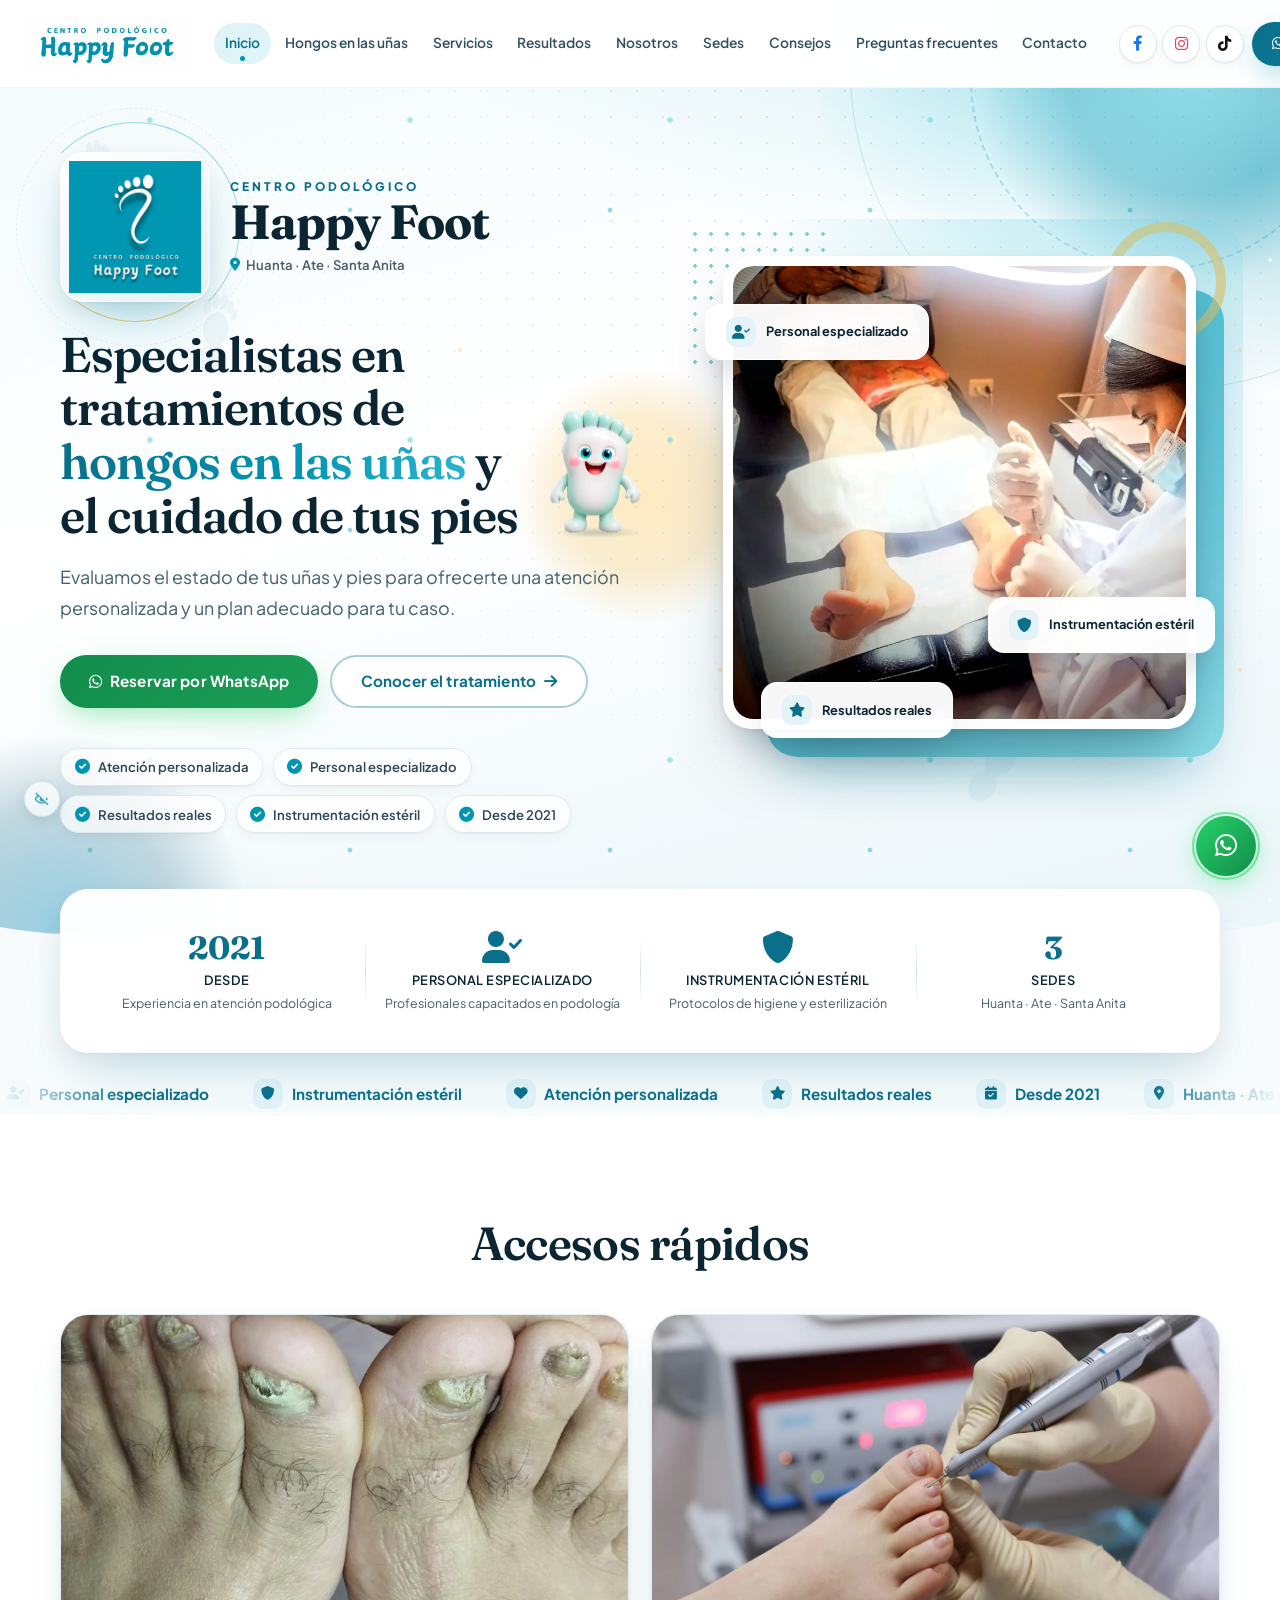
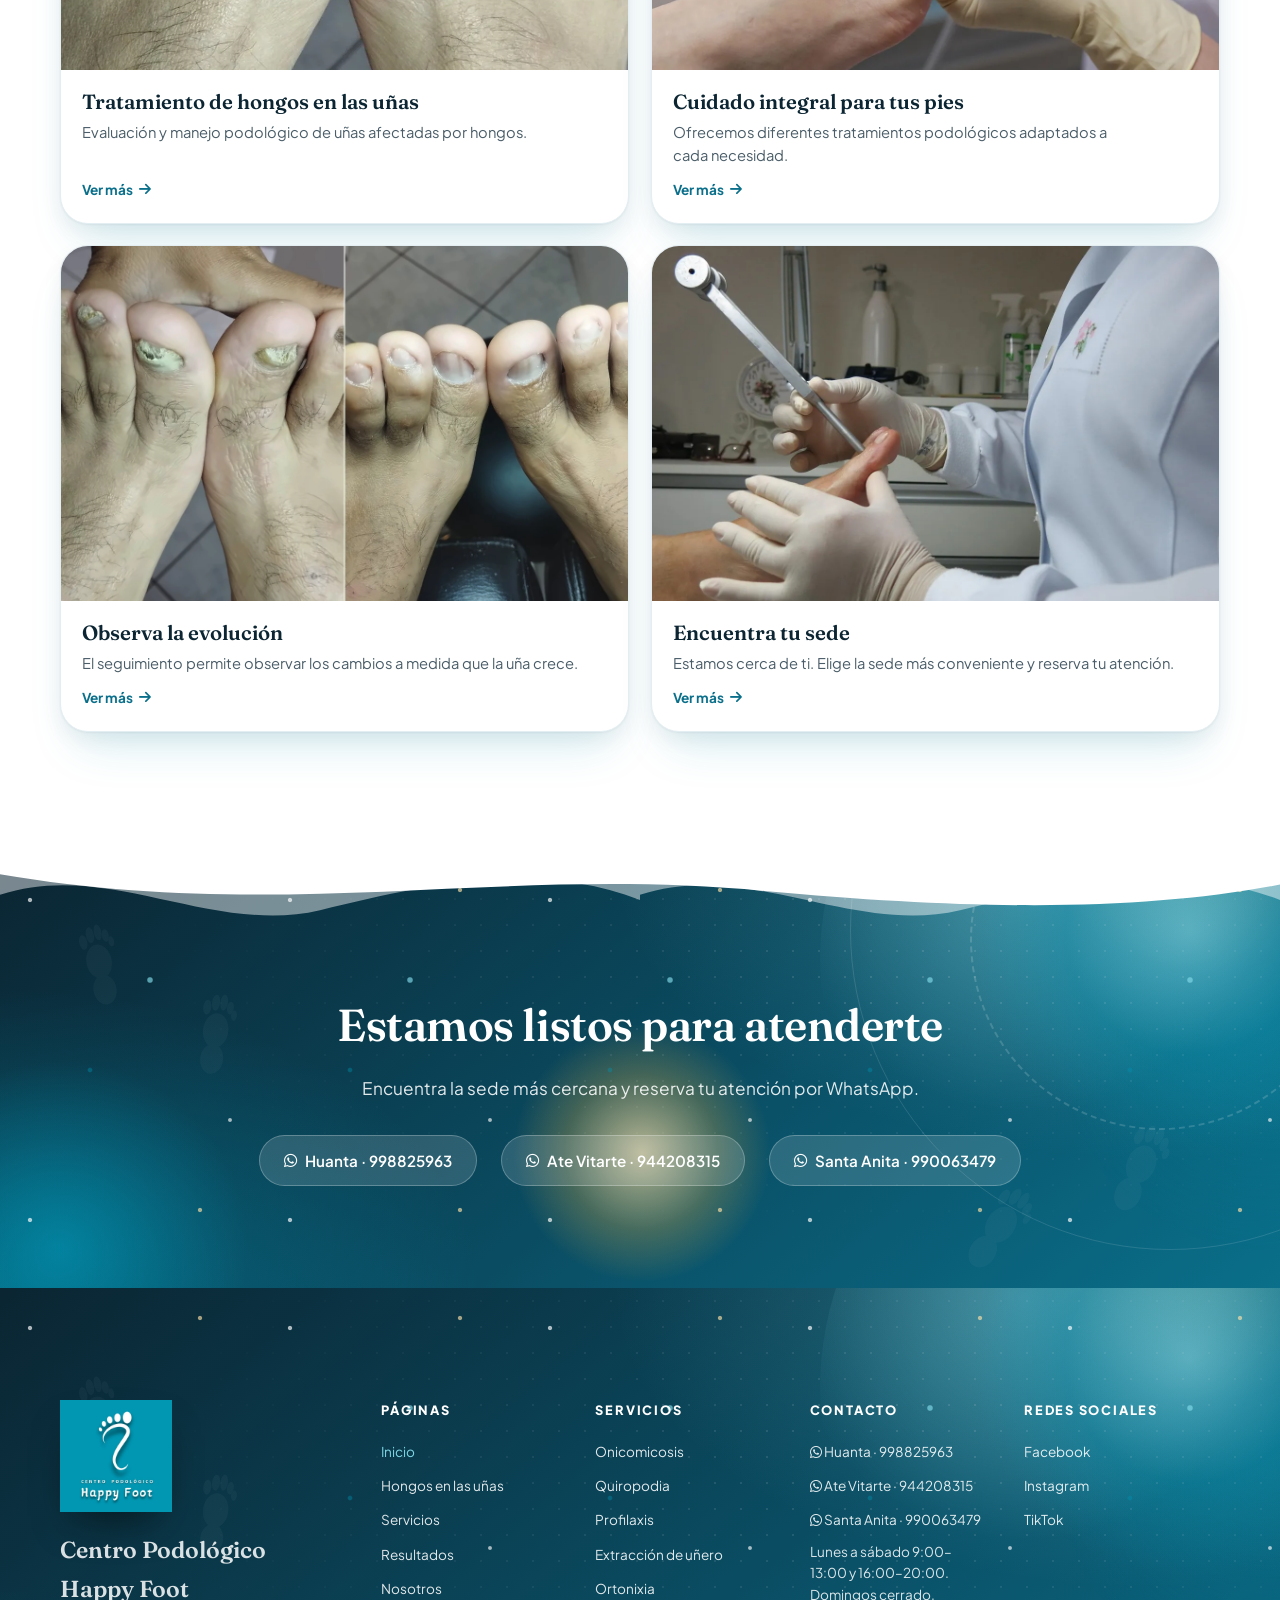
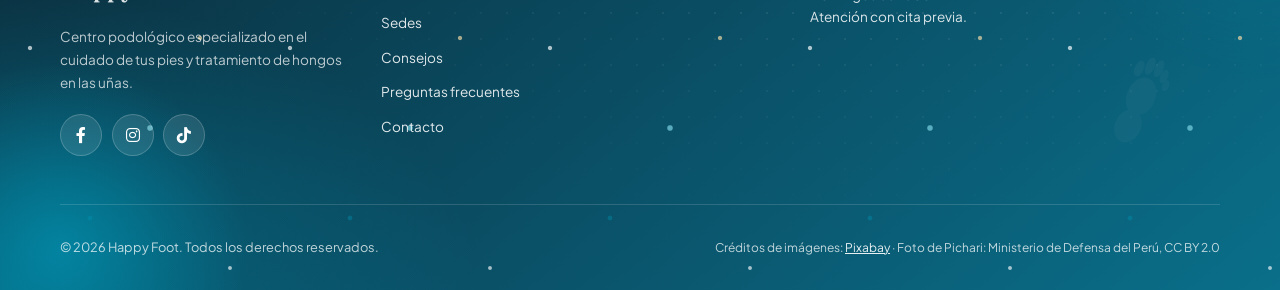
<file: index.html>
<!DOCTYPE html>
<html lang="es">
<head>
  <meta charset="UTF-8">
  <meta name="viewport" content="width=device-width, initial-scale=1.0, viewport-fit=cover">
  <title>Happy Foot | Centro Podológico especializado en hongos en las uñas</title>
  <meta name="description" content="Centro podológico especializado en tratamiento de hongos en las uñas (onicomicosis). Personal especializado, resultados reales, instrumentación estéril y seguimiento desde 2021. Sedes en Huanta, Ate Vitarte y Santa Anita.">
  <link rel="canonical" href="https://happyfootgeneral.github.io/Centro-Podol-gico-Happy-Foot/">
  <meta name="robots" content="index, follow">
  <meta name="theme-color" content="#0193B2">
  <meta property="og:site_name" content="Centro Podológico Happy Foot">
  <meta property="og:title" content="Happy Foot | Centro Podológico especializado en hongos en las uñas">
  <meta property="og:description" content="Centro podológico especializado en tratamiento de hongos en las uñas (onicomicosis). Personal especializado, resultados reales, instrumentación estéril y seguimiento desde 2021. Sedes en Huanta, Ate Vitarte y Santa Anita.">
  <meta property="og:type" content="website">
  <meta property="og:url" content="https://happyfootgeneral.github.io/Centro-Podol-gico-Happy-Foot/">
  <meta property="og:image" content="https://happyfootgeneral.github.io/Centro-Podol-gico-Happy-Foot/img/og-image.jpg">
  <meta property="og:image:width" content="1200">
  <meta property="og:image:height" content="630">
  <meta property="og:image:alt" content="Logo del Centro Podológico Happy Foot">
  <meta property="og:locale" content="es_PE">
  <meta name="twitter:card" content="summary_large_image">
  <meta name="twitter:title" content="Happy Foot | Centro Podológico especializado en hongos en las uñas">
  <meta name="twitter:description" content="Centro podológico especializado en tratamiento de hongos en las uñas (onicomicosis). Personal especializado, resultados reales, instrumentación estéril y seguimiento desde 2021. Sedes en Huanta, Ate Vitarte y Santa Anita.">
  <meta name="twitter:image" content="https://happyfootgeneral.github.io/Centro-Podol-gico-Happy-Foot/img/og-image.jpg">
  <link rel="icon" href="favicon.ico" sizes="any">
  <link rel="icon" type="image/png" sizes="32x32" href="img/favicon-32.png">
  <link rel="apple-touch-icon" href="img/apple-touch-icon.png">
  <link rel="manifest" href="site.webmanifest">
  <link rel="preconnect" href="https://fonts.googleapis.com">
  <link rel="preconnect" href="https://fonts.gstatic.com" crossorigin>
  <link href="https://fonts.googleapis.com/css2?family=Fraunces:opsz,wght@9..144,500;9..144,600;9..144,700&family=Plus+Jakarta+Sans:wght@400;500;600;700;800&display=swap" rel="stylesheet">
  <link rel="stylesheet" href="https://cdnjs.cloudflare.com/ajax/libs/font-awesome/6.0.0-beta3/css/all.min.css" media="print" onload="this.media='all'">
  <noscript><link rel="stylesheet" href="https://cdnjs.cloudflare.com/ajax/libs/font-awesome/6.0.0-beta3/css/all.min.css"></noscript>
  <link rel="stylesheet" href="css/styles.css?v=12">
  <link rel="preload" as="image" href="img/hero-happyfoot.webp" fetchpriority="high">
  <script>document.documentElement.classList.add('js');</script>
  <script type="application/ld+json">{"@context":"https://schema.org","@graph":[{"@type":"Organization","@id":"https://happyfootgeneral.github.io/Centro-Podol-gico-Happy-Foot/#organizacion","name":"Centro Podológico Happy Foot","alternateName":"Happy Foot","url":"https://happyfootgeneral.github.io/Centro-Podol-gico-Happy-Foot/","logo":"https://happyfootgeneral.github.io/Centro-Podol-gico-Happy-Foot/img/logo.png","image":"https://happyfootgeneral.github.io/Centro-Podol-gico-Happy-Foot/img/og-image.jpg","foundingDate":"2021","description":"Centro podológico especializado en el cuidado de tus pies y tratamiento de hongos en las uñas.","sameAs":["https://www.facebook.com/profile.php?id=61554678720027","https://www.instagram.com/podologiahappyfoot/","https://www.tiktok.com/@podologiahappyfoot"]},{"@type":"MedicalBusiness","@id":"https://happyfootgeneral.github.io/Centro-Podol-gico-Happy-Foot/sedes.html#huanta","name":"Happy Foot Huanta","parentOrganization":{"@id":"https://happyfootgeneral.github.io/Centro-Podol-gico-Happy-Foot/#organizacion"},"url":"https://happyfootgeneral.github.io/Centro-Podol-gico-Happy-Foot/sedes.html#huanta","image":"https://happyfootgeneral.github.io/Centro-Podol-gico-Happy-Foot/img/og-image.jpg","telephone":"+51998825963","address":{"@type":"PostalAddress","streetAddress":"Jr. Razuhuillca 223","addressLocality":"Huanta","addressRegion":"Ayacucho","addressCountry":"PE"},"hasMap":"https://www.google.com/maps/place/Centro+Podol%C3%B3gico+L%C3%A1ser+%22Happy+Foot%22/@-12.9391615,-74.2476823,17z/data=!3m1!4b1!4m6!3m5!1s0x910d83005bfe06b3:0xa6ca51afe73aeee5!8m2!3d-12.9391615!4d-74.2476823!16s%2Fg%2F11vm36p83v","openingHoursSpecification":[{"@type":"OpeningHoursSpecification","dayOfWeek":["Monday","Tuesday","Wednesday","Thursday","Friday","Saturday"],"opens":"09:00","closes":"13:00"},{"@type":"OpeningHoursSpecification","dayOfWeek":["Monday","Tuesday","Wednesday","Thursday","Friday","Saturday"],"opens":"16:00","closes":"20:00"}],"areaServed":"Huanta","geo":{"@type":"GeoCoordinates","latitude":-12.9391615,"longitude":-74.2476823}},{"@type":"MedicalBusiness","@id":"https://happyfootgeneral.github.io/Centro-Podol-gico-Happy-Foot/sedes.html#ate","name":"Happy Foot Ate Vitarte","parentOrganization":{"@id":"https://happyfootgeneral.github.io/Centro-Podol-gico-Happy-Foot/#organizacion"},"url":"https://happyfootgeneral.github.io/Centro-Podol-gico-Happy-Foot/sedes.html#ate","image":"https://happyfootgeneral.github.io/Centro-Podol-gico-Happy-Foot/img/og-image.jpg","telephone":"+51944208315","address":{"@type":"PostalAddress","streetAddress":"Prolongación Javier Prado 8726","addressLocality":"Ate","addressRegion":"Lima","addressCountry":"PE"},"hasMap":"https://www.google.com/maps/search/?api=1&query=Prolongaci%C3%B3n%20Javier%20Prado%208726%2C%20Ate%2C%20Lima","openingHoursSpecification":[{"@type":"OpeningHoursSpecification","dayOfWeek":["Monday","Tuesday","Wednesday","Thursday","Friday","Saturday"],"opens":"09:00","closes":"13:00"},{"@type":"OpeningHoursSpecification","dayOfWeek":["Monday","Tuesday","Wednesday","Thursday","Friday","Saturday"],"opens":"16:00","closes":"20:00"}],"areaServed":"Ate"},{"@type":"MedicalBusiness","@id":"https://happyfootgeneral.github.io/Centro-Podol-gico-Happy-Foot/sedes.html#santa-anita","name":"Happy Foot Santa Anita","parentOrganization":{"@id":"https://happyfootgeneral.github.io/Centro-Podol-gico-Happy-Foot/#organizacion"},"url":"https://happyfootgeneral.github.io/Centro-Podol-gico-Happy-Foot/sedes.html#santa-anita","image":"https://happyfootgeneral.github.io/Centro-Podol-gico-Happy-Foot/img/og-image.jpg","telephone":"+51990063479","address":{"@type":"PostalAddress","streetAddress":"Av. Los Chancas 287, 2do piso","addressLocality":"Santa Anita","addressRegion":"Lima","addressCountry":"PE"},"hasMap":"https://www.google.com/maps/place/Centro+Podol%C3%B3gico+Happy+Foot+Sede+Lima/@-12.0390899,-76.9682463,17z/data=!3m1!4b1!4m6!3m5!1s0x9105c70077a9df75:0x8540cb12fa832689!8m2!3d-12.0390899!4d-76.9682463!16s%2Fg%2F11zg3k9r49","openingHoursSpecification":[{"@type":"OpeningHoursSpecification","dayOfWeek":["Monday","Tuesday","Wednesday","Thursday","Friday","Saturday"],"opens":"09:00","closes":"13:00"},{"@type":"OpeningHoursSpecification","dayOfWeek":["Monday","Tuesday","Wednesday","Thursday","Friday","Saturday"],"opens":"16:00","closes":"20:00"}],"areaServed":"Santa Anita","geo":{"@type":"GeoCoordinates","latitude":-12.0390899,"longitude":-76.9682463}}]}</script>
</head>
<body>
  <a class="skip-link" href="#contenido">Saltar al contenido</a>

  <header class="header" id="header">
    <div class="container header-inner">
      <a href="./" class="logo" aria-label="Centro Podológico Happy Foot - Inicio">
        <img src="img/logo-horizontal.webp" alt="Centro Podológico Happy Foot" class="logo-wordmark" width="1086" height="362">
      </a>
      <nav class="nav" id="mainNav" aria-label="Navegación principal">
        <a href="./" aria-current="page">Inicio</a>
        <a href="hongos-en-las-unas.html">Hongos en las uñas</a>
        <a href="servicios.html">Servicios</a>
        <a href="resultados.html">Resultados</a>
        <a href="nosotros.html">Nosotros</a>
        <a href="sedes.html">Sedes</a>
        <a href="consejos.html">Consejos</a>
        <a href="preguntas-frecuentes.html">Preguntas frecuentes</a>
        <a href="contacto.html">Contacto</a>
        <div class="nav-extra">
          <div class="nav-social"><a href="https://www.facebook.com/profile.php?id=61554678720027" target="_blank" rel="noopener" class="hs-facebook" aria-label="Facebook de Happy Foot (se abre en una pestaña nueva)"><i class="fab fa-facebook-f" aria-hidden="true"></i> Facebook</a><a href="https://www.instagram.com/podologiahappyfoot/" target="_blank" rel="noopener" class="hs-instagram" aria-label="Instagram de Happy Foot (se abre en una pestaña nueva)"><i class="fab fa-instagram" aria-hidden="true"></i> Instagram</a><a href="https://www.tiktok.com/@podologiahappyfoot" target="_blank" rel="noopener" class="hs-tiktok" aria-label="TikTok de Happy Foot (se abre en una pestaña nueva)"><i class="fab fa-tiktok" aria-hidden="true"></i> TikTok</a></div>
          <button type="button" class="btn btn-whatsapp js-open-wa-selector" data-wa-msg="Hola Happy Foot, quiero reservar una cita."><i class="fab fa-whatsapp" aria-hidden="true"></i> Reservar cita por WhatsApp</button>
        </div>
      </nav>
      <div class="header-cta">
        <div class="header-social"><a href="https://www.facebook.com/profile.php?id=61554678720027" target="_blank" rel="noopener" class="hs-facebook" aria-label="Facebook de Happy Foot (se abre en una pestaña nueva)"><i class="fab fa-facebook-f" aria-hidden="true"></i></a><a href="https://www.instagram.com/podologiahappyfoot/" target="_blank" rel="noopener" class="hs-instagram" aria-label="Instagram de Happy Foot (se abre en una pestaña nueva)"><i class="fab fa-instagram" aria-hidden="true"></i></a><a href="https://www.tiktok.com/@podologiahappyfoot" target="_blank" rel="noopener" class="hs-tiktok" aria-label="TikTok de Happy Foot (se abre en una pestaña nueva)"><i class="fab fa-tiktok" aria-hidden="true"></i></a></div>
        <button type="button" class="btn btn-primary btn-sm js-open-wa-selector" data-wa-msg="Hola Happy Foot, quiero reservar una cita." aria-label="Reservar cita por WhatsApp"><i class="fab fa-whatsapp" aria-hidden="true"></i><span class="btn-text">Reservar cita</span></button>
        <button class="hamburger" id="hamburger" type="button" aria-label="Abrir menú de navegación" aria-expanded="false" aria-controls="mainNav"><span></span><span></span><span></span></button>
      </div>
    </div>
  </header>

  <main id="contenido">
    <section class="hero layered" id="inicio">
      <div class="layer-stack" aria-hidden="true"><div class="lb-base"></div><div class="lb-aurora"><i></i></div><div class="lb-orb o1 px px-b"><i></i></div><div class="lb-orb o2 px px-n"><i></i></div><div class="lb-orb o3 px px-c"><i></i></div><div class="lb-dots px px-a"></div><div class="lb-ring r1 px px-a"></div><div class="lb-ring r2 px px-b"><i></i></div><div class="lb-prints px px-c"><div class="lb-prints-in"><svg class="lb-print p1" viewBox="0 0 80 160" fill="currentColor" focusable="false"><ellipse cx="40" cy="122" rx="20" ry="26"/><ellipse cx="40" cy="72" rx="22" ry="30"/><ellipse cx="20" cy="34" rx="7" ry="13"/><ellipse cx="34" cy="24" rx="7" ry="14"/><ellipse cx="48" cy="22" rx="6.5" ry="14"/><ellipse cx="60" cy="30" rx="6" ry="11"/><ellipse cx="68" cy="42" rx="5" ry="9"/></svg><svg class="lb-print p2" viewBox="0 0 80 160" fill="currentColor" focusable="false"><ellipse cx="40" cy="122" rx="20" ry="26"/><ellipse cx="40" cy="72" rx="22" ry="30"/><ellipse cx="20" cy="34" rx="7" ry="13"/><ellipse cx="34" cy="24" rx="7" ry="14"/><ellipse cx="48" cy="22" rx="6.5" ry="14"/><ellipse cx="60" cy="30" rx="6" ry="11"/><ellipse cx="68" cy="42" rx="5" ry="9"/></svg><svg class="lb-print p3" viewBox="0 0 80 160" fill="currentColor" focusable="false"><ellipse cx="40" cy="122" rx="20" ry="26"/><ellipse cx="40" cy="72" rx="22" ry="30"/><ellipse cx="20" cy="34" rx="7" ry="13"/><ellipse cx="34" cy="24" rx="7" ry="14"/><ellipse cx="48" cy="22" rx="6.5" ry="14"/><ellipse cx="60" cy="30" rx="6" ry="11"/><ellipse cx="68" cy="42" rx="5" ry="9"/></svg><svg class="lb-print p4" viewBox="0 0 80 160" fill="currentColor" focusable="false"><ellipse cx="40" cy="122" rx="20" ry="26"/><ellipse cx="40" cy="72" rx="22" ry="30"/><ellipse cx="20" cy="34" rx="7" ry="13"/><ellipse cx="34" cy="24" rx="7" ry="14"/><ellipse cx="48" cy="22" rx="6.5" ry="14"/><ellipse cx="60" cy="30" rx="6" ry="11"/><ellipse cx="68" cy="42" rx="5" ry="9"/></svg></div></div><div class="lb-dust"></div><div class="lb-bubbles"><span style="--i:0"></span><span style="--i:1"></span><span style="--i:2"></span><span style="--i:3"></span><span style="--i:4"></span><span style="--i:5"></span><span style="--i:6"></span><span style="--i:7"></span></div></div>
      <div class="container">
        <div class="hero-grid">
          <div class="hero-content">
            <div class="hero-brand">
              <div class="hero-logo-wrap">
                <span class="logo-orbit" aria-hidden="true">
                  <span class="logo-ring r-a"></span>
                  <span class="logo-ring r-b"></span>
                  <span class="logo-ring r-c"></span>
                </span>
                <div class="hero-logo-frame pop"><img src="img/logo.png" alt="Logo del Centro Podológico Happy Foot" width="600" height="600" fetchpriority="high"></div>
              </div>
              <div class="hero-brand-text enter" style="--e:.15s">
                <span class="eyebrow">Centro Podológico</span>
                <span class="brand-name">Happy Foot</span>
                <span class="brand-since"><i class="fas fa-map-marker-alt" aria-hidden="true" style="color:var(--brand)"></i> Huanta · Ate · Santa Anita</span>
              </div>
            </div>
            <h1 class="wsplit">Especialistas en tratamientos de <span class="highlight">hongos en las uñas</span> y el cuidado de tus pies</h1>
            <p class="enter" style="--e:.75s">Evaluamos el estado de tus uñas y pies para ofrecerte una atención personalizada y un plan adecuado para tu caso.</p>
            <div class="hero-buttons enter-kids" style="--e:.9s">
              <button type="button" class="btn btn-whatsapp js-open-wa-selector" data-wa-msg="Hola Happy Foot, quiero reservar una cita."><i class="fab fa-whatsapp" aria-hidden="true"></i> Reservar por WhatsApp</button>
              <a href="hongos-en-las-unas.html" class="btn btn-outline">Conocer el tratamiento <i class="fas fa-arrow-right" aria-hidden="true"></i></a>
            </div>
            <div class="hero-features enter-kids" style="--e:1.15s"><div class="hero-feature"><i class="fas fa-check-circle" aria-hidden="true"></i> Atención personalizada</div><div class="hero-feature"><i class="fas fa-check-circle" aria-hidden="true"></i> Personal especializado</div><div class="hero-feature"><i class="fas fa-check-circle" aria-hidden="true"></i> Resultados reales</div><div class="hero-feature"><i class="fas fa-check-circle" aria-hidden="true"></i> Instrumentación estéril</div><div class="hero-feature"><i class="fas fa-check-circle" aria-hidden="true"></i> Desde 2021</div></div>
          </div>
          <div class="hero-visual">
            <div class="photo-stack">
              <span class="deco deco-back px px-a" aria-hidden="true"></span>
              <span class="deco deco-dots px px-n" aria-hidden="true"></span>
              <span class="deco deco-ring px px-b" aria-hidden="true"><i></i></span>
              <span class="deco deco-glow" aria-hidden="true"></span>
              <div class="photo-frame enter" style="--e:.3s">
                <div class="hero-image-wrapper">
                  <img src="img/hero-happyfoot.webp" alt="Atención podológica en Happy Foot" width="1600" height="1600" fetchpriority="high" class="js-img-fallback" data-fallback="img/hero-podologo-atendiendo.webp">
                </div>
              </div>
              <div class="hero-float hero-float-1" aria-hidden="true"><i class="fas fa-user-check"></i> Personal especializado</div>
              <div class="hero-float hero-float-2" aria-hidden="true"><i class="fas fa-shield-alt"></i> Instrumentación estéril</div>
              <div class="hero-float hero-float-3" aria-hidden="true"><i class="fas fa-star"></i> Resultados reales</div>
            </div>
          </div>
        </div>
      </div>
      <div class="wave wave-bottom" aria-hidden="true"><svg viewBox="0 0 1440 120" preserveAspectRatio="none" focusable="false"><path d="M0,64 C240,120 480,0 720,40 C960,80 1200,120 1440,56 L1440,120 L0,120 Z" fill="#F7FBFC"/></svg><svg class="wave-drift" viewBox="0 0 2880 120" preserveAspectRatio="none" focusable="false"><g><path d="M0,96 C320,20 560,110 860,70 C1110,38 1290,40 1440,80 L1440,120 L0,120 Z" fill="#F7FBFC" fill-opacity="0.45"/></g><g transform="translate(1440,0)"><path d="M0,96 C320,20 560,110 860,70 C1110,38 1290,40 1440,80 L1440,120 L0,120 Z" fill="#F7FBFC" fill-opacity="0.45"/></g></svg></div>
    </section>

    <section class="trust-bar" aria-label="Indicadores de confianza">
      <div class="container">
        <div class="trust-grid stagger">
          <div class="trust-item reveal"><div class="number" data-count="2021" data-from="2000">2021</div><div class="label">Desde</div><div class="desc">Experiencia en atención podológica</div></div>
          <div class="trust-item reveal"><div class="number"><i class="fas fa-user-check" aria-hidden="true"></i></div><div class="label">Personal especializado</div><div class="desc">Profesionales capacitados en podología</div></div>
          <div class="trust-item reveal"><div class="number"><i class="fas fa-shield-alt" aria-hidden="true"></i></div><div class="label">Instrumentación estéril</div><div class="desc">Protocolos de higiene y esterilización</div></div>
          <div class="trust-item reveal"><div class="number" data-count="3">3</div><div class="label">Sedes</div><div class="desc">Huanta · Ate · Santa Anita</div></div>
        </div>
      </div>
    </section>

    <div class="marquee" aria-hidden="true"><div class="marquee-track"><span><i class="fas fa-user-check"></i> Personal especializado</span><span><i class="fas fa-shield-alt"></i> Instrumentación estéril</span><span><i class="fas fa-heart"></i> Atención personalizada</span><span><i class="fas fa-star"></i> Resultados reales</span><span><i class="fas fa-calendar-check"></i> Desde 2021</span><span><i class="fas fa-map-marker-alt"></i> Huanta · Ate · Santa Anita</span><span><i class="fas fa-user-check"></i> Personal especializado</span><span><i class="fas fa-shield-alt"></i> Instrumentación estéril</span><span><i class="fas fa-heart"></i> Atención personalizada</span><span><i class="fas fa-star"></i> Resultados reales</span><span><i class="fas fa-calendar-check"></i> Desde 2021</span><span><i class="fas fa-map-marker-alt"></i> Huanta · Ate · Santa Anita</span></div></div>
    <section class="section accesos bg-white" id="accesos">
      <div class="wave wave-top" aria-hidden="true"><svg viewBox="0 0 1440 120" preserveAspectRatio="none" focusable="false"><path d="M0,96 C320,20 560,110 860,70 C1110,38 1290,40 1440,80 L1440,120 L0,120 Z" fill="#FFFFFF"/></svg><svg class="wave-drift" viewBox="0 0 2880 120" preserveAspectRatio="none" focusable="false"><g><path d="M0,64 C240,120 480,0 720,40 C960,80 1200,120 1440,56 L1440,120 L0,120 Z" fill="#FFFFFF" fill-opacity="0.45"/></g><g transform="translate(1440,0)"><path d="M0,64 C240,120 480,0 720,40 C960,80 1200,120 1440,56 L1440,120 L0,120 Z" fill="#FFFFFF" fill-opacity="0.45"/></g></svg></div>
      <div class="container">
        <div class="section-header reveal">
          <h2>Accesos rápidos</h2>
        </div>
        <div class="acceso-grid">
          <a class="acceso-card" href="hongos-en-las-unas.html">
            <div class="acceso-img"><img src="img/onicomicosis-caso1-antes.webp" alt="Uña afectada por hongos - onicomicosis caso 1" width="600" height="450" loading="lazy" decoding="async" class="js-img-fallback"></div>
            <div class="acceso-body">
              <h3>Tratamiento de hongos en las uñas</h3>
              <p>Evaluación y manejo podológico de uñas afectadas por hongos.</p>
              <span class="more">Ver más <i class="fas fa-arrow-right" aria-hidden="true"></i></span>
            </div>
            <span class="shine" aria-hidden="true"></span>
          </a>
          <a class="acceso-card" href="servicios.html">
            <div class="acceso-img"><img src="img/quiropodia.webp" alt="Servicio de quiropodia en Happy Foot" width="800" height="450" loading="lazy" decoding="async" class="js-img-fallback"></div>
            <div class="acceso-body">
              <h3>Cuidado integral para tus pies</h3>
              <p>Ofrecemos diferentes tratamientos podológicos adaptados a cada necesidad.</p>
              <span class="more">Ver más <i class="fas fa-arrow-right" aria-hidden="true"></i></span>
            </div>
            <span class="shine" aria-hidden="true"></span>
          </a>
          <a class="acceso-card" href="resultados.html">
            <div class="acceso-img"><img src="img/carrusel-onicomicosis-grado3.webp" alt="Evolución de onicomicosis grado 3 tratada en Happy Foot" width="1200" height="800" loading="lazy" decoding="async" class="js-img-fallback"></div>
            <div class="acceso-body">
              <h3>Observa la evolución</h3>
              <p>El seguimiento permite observar los cambios a medida que la uña crece.</p>
              <span class="more">Ver más <i class="fas fa-arrow-right" aria-hidden="true"></i></span>
            </div>
            <span class="shine" aria-hidden="true"></span>
          </a>
          <a class="acceso-card" href="sedes.html">
            <div class="acceso-img"><img src="img/clinica.webp" alt="Instalaciones del centro podológico Happy Foot" width="700" height="525" loading="lazy" decoding="async" class="js-img-fallback"></div>
            <div class="acceso-body">
              <h3>Encuentra tu sede</h3>
              <p>Estamos cerca de ti. Elige la sede más conveniente y reserva tu atención.</p>
              <span class="more">Ver más <i class="fas fa-arrow-right" aria-hidden="true"></i></span>
            </div>
            <span class="shine" aria-hidden="true"></span>
          </a>
        </div>
      </div>
    </section>

    <section class="cta-band layered dark on-dark">
      <div class="layer-stack" aria-hidden="true"><div class="lb-base"></div><div class="lb-aurora"><i></i></div><div class="lb-orb o1 px px-b"><i></i></div><div class="lb-orb o2 px px-n"><i></i></div><div class="lb-orb o3 px px-c"><i></i></div><div class="lb-dots px px-a"></div><div class="lb-ring r1 px px-a"></div><div class="lb-ring r2 px px-b"><i></i></div><div class="lb-prints px px-c"><div class="lb-prints-in"><svg class="lb-print p1" viewBox="0 0 80 160" fill="currentColor" focusable="false"><ellipse cx="40" cy="122" rx="20" ry="26"/><ellipse cx="40" cy="72" rx="22" ry="30"/><ellipse cx="20" cy="34" rx="7" ry="13"/><ellipse cx="34" cy="24" rx="7" ry="14"/><ellipse cx="48" cy="22" rx="6.5" ry="14"/><ellipse cx="60" cy="30" rx="6" ry="11"/><ellipse cx="68" cy="42" rx="5" ry="9"/></svg><svg class="lb-print p2" viewBox="0 0 80 160" fill="currentColor" focusable="false"><ellipse cx="40" cy="122" rx="20" ry="26"/><ellipse cx="40" cy="72" rx="22" ry="30"/><ellipse cx="20" cy="34" rx="7" ry="13"/><ellipse cx="34" cy="24" rx="7" ry="14"/><ellipse cx="48" cy="22" rx="6.5" ry="14"/><ellipse cx="60" cy="30" rx="6" ry="11"/><ellipse cx="68" cy="42" rx="5" ry="9"/></svg><svg class="lb-print p3" viewBox="0 0 80 160" fill="currentColor" focusable="false"><ellipse cx="40" cy="122" rx="20" ry="26"/><ellipse cx="40" cy="72" rx="22" ry="30"/><ellipse cx="20" cy="34" rx="7" ry="13"/><ellipse cx="34" cy="24" rx="7" ry="14"/><ellipse cx="48" cy="22" rx="6.5" ry="14"/><ellipse cx="60" cy="30" rx="6" ry="11"/><ellipse cx="68" cy="42" rx="5" ry="9"/></svg><svg class="lb-print p4" viewBox="0 0 80 160" fill="currentColor" focusable="false"><ellipse cx="40" cy="122" rx="20" ry="26"/><ellipse cx="40" cy="72" rx="22" ry="30"/><ellipse cx="20" cy="34" rx="7" ry="13"/><ellipse cx="34" cy="24" rx="7" ry="14"/><ellipse cx="48" cy="22" rx="6.5" ry="14"/><ellipse cx="60" cy="30" rx="6" ry="11"/><ellipse cx="68" cy="42" rx="5" ry="9"/></svg></div></div><div class="lb-dust"></div><div class="lb-bubbles"><span style="--i:0"></span><span style="--i:1"></span><span style="--i:2"></span><span style="--i:3"></span><span style="--i:4"></span><span style="--i:5"></span><span style="--i:6"></span><span style="--i:7"></span></div></div>
      <div class="wave wave-top" aria-hidden="true"><svg viewBox="0 0 1440 120" preserveAspectRatio="none" focusable="false"><path d="M0,96 C320,20 560,110 860,70 C1110,38 1290,40 1440,80 L1440,120 L0,120 Z" fill="#FFFFFF"/></svg><svg class="wave-drift" viewBox="0 0 2880 120" preserveAspectRatio="none" focusable="false"><g><path d="M0,64 C240,120 480,0 720,40 C960,80 1200,120 1440,56 L1440,120 L0,120 Z" fill="#FFFFFF" fill-opacity="0.45"/></g><g transform="translate(1440,0)"><path d="M0,64 C240,120 480,0 720,40 C960,80 1200,120 1440,56 L1440,120 L0,120 Z" fill="#FFFFFF" fill-opacity="0.45"/></g></svg></div>
      <div class="container">
        <h2 class="reveal">Estamos listos para atenderte</h2>
        <p class="reveal">Encuentra la sede más cercana y reserva tu atención por WhatsApp.</p>
        <div class="reveal"><div class="final-cta-phones"><a class="final-cta-phone" href="https://wa.me/51998825963?text=Hola%20Happy%20Foot%2C%20quiero%20reservar%20una%20cita%20en%20la%20sede%20de%20Huanta." target="_blank" rel="noopener"><i class="fab fa-whatsapp" aria-hidden="true"></i> Huanta · 998825963</a><a class="final-cta-phone" href="https://wa.me/51944208315?text=Hola%20Happy%20Foot%2C%20quiero%20reservar%20una%20cita%20en%20la%20sede%20de%20Ate%20Vitarte." target="_blank" rel="noopener"><i class="fab fa-whatsapp" aria-hidden="true"></i> Ate Vitarte · 944208315</a><a class="final-cta-phone" href="https://wa.me/51990063479?text=Hola%20Happy%20Foot%2C%20quiero%20reservar%20una%20cita%20en%20la%20sede%20de%20Santa%20Anita." target="_blank" rel="noopener"><i class="fab fa-whatsapp" aria-hidden="true"></i> Santa Anita · 990063479</a></div></div>
      </div>
    </section>
  </main>

  <footer class="footer layered dark on-dark">
    <div class="layer-stack" aria-hidden="true"><div class="lb-base"></div><div class="lb-aurora"><i></i></div><div class="lb-orb o1 px px-b"><i></i></div><div class="lb-orb o2 px px-n"><i></i></div><div class="lb-dots px px-a"></div><div class="lb-prints px px-c"><div class="lb-prints-in"><svg class="lb-print p1" viewBox="0 0 80 160" fill="currentColor" focusable="false"><ellipse cx="40" cy="122" rx="20" ry="26"/><ellipse cx="40" cy="72" rx="22" ry="30"/><ellipse cx="20" cy="34" rx="7" ry="13"/><ellipse cx="34" cy="24" rx="7" ry="14"/><ellipse cx="48" cy="22" rx="6.5" ry="14"/><ellipse cx="60" cy="30" rx="6" ry="11"/><ellipse cx="68" cy="42" rx="5" ry="9"/></svg><svg class="lb-print p2" viewBox="0 0 80 160" fill="currentColor" focusable="false"><ellipse cx="40" cy="122" rx="20" ry="26"/><ellipse cx="40" cy="72" rx="22" ry="30"/><ellipse cx="20" cy="34" rx="7" ry="13"/><ellipse cx="34" cy="24" rx="7" ry="14"/><ellipse cx="48" cy="22" rx="6.5" ry="14"/><ellipse cx="60" cy="30" rx="6" ry="11"/><ellipse cx="68" cy="42" rx="5" ry="9"/></svg><svg class="lb-print p3" viewBox="0 0 80 160" fill="currentColor" focusable="false"><ellipse cx="40" cy="122" rx="20" ry="26"/><ellipse cx="40" cy="72" rx="22" ry="30"/><ellipse cx="20" cy="34" rx="7" ry="13"/><ellipse cx="34" cy="24" rx="7" ry="14"/><ellipse cx="48" cy="22" rx="6.5" ry="14"/><ellipse cx="60" cy="30" rx="6" ry="11"/><ellipse cx="68" cy="42" rx="5" ry="9"/></svg></div></div><div class="lb-dust"></div><div class="lb-bubbles"><span style="--i:0"></span><span style="--i:1"></span><span style="--i:2"></span><span style="--i:3"></span><span style="--i:4"></span><span style="--i:5"></span></div></div>
    <div class="container">
      <div class="footer-grid">
        <div class="footer-brand">
          <img src="img/logo.png" alt="Centro Podológico Happy Foot" class="footer-logo" width="600" height="600" loading="lazy" decoding="async">
          <p class="brand-line">Centro Podológico Happy Foot</p>
          <p>Centro podológico especializado en el cuidado de tus pies y tratamiento de hongos en las uñas.</p>
          <div class="footer-social"><a href="https://www.facebook.com/profile.php?id=61554678720027" target="_blank" rel="noopener" class="" aria-label="Facebook de Happy Foot (se abre en una pestaña nueva)"><i class="fab fa-facebook-f" aria-hidden="true"></i></a><a href="https://www.instagram.com/podologiahappyfoot/" target="_blank" rel="noopener" class="" aria-label="Instagram de Happy Foot (se abre en una pestaña nueva)"><i class="fab fa-instagram" aria-hidden="true"></i></a><a href="https://www.tiktok.com/@podologiahappyfoot" target="_blank" rel="noopener" class="" aria-label="TikTok de Happy Foot (se abre en una pestaña nueva)"><i class="fab fa-tiktok" aria-hidden="true"></i></a></div>
        </div>
        <div class="footer-col"><h2 class="footer-h">Páginas</h2><ul><li><a href="./" aria-current="page">Inicio</a></li><li><a href="hongos-en-las-unas.html">Hongos en las uñas</a></li><li><a href="servicios.html">Servicios</a></li><li><a href="resultados.html">Resultados</a></li><li><a href="nosotros.html">Nosotros</a></li><li><a href="sedes.html">Sedes</a></li><li><a href="consejos.html">Consejos</a></li><li><a href="preguntas-frecuentes.html">Preguntas frecuentes</a></li><li><a href="contacto.html">Contacto</a></li></ul></div>
        <div class="footer-col"><h2 class="footer-h">Servicios</h2><ul><li><a href="servicios.html#servicio-onicomicosis">Onicomicosis</a></li><li><a href="servicios.html#servicio-quiropodia">Quiropodia</a></li><li><a href="servicios.html#servicio-profilaxis">Profilaxis</a></li><li><a href="servicios.html#servicio-unero">Extracción de uñero</a></li><li><a href="servicios.html#servicio-ortonixia">Ortonixia</a></li></ul></div>
        <div class="footer-col"><h2 class="footer-h">Contacto</h2><ul><li><a href="https://wa.me/51998825963?text=Hola%20Happy%20Foot%2C%20quiero%20consultar%20sobre%20la%20sede%20de%20Huanta." target="_blank" rel="noopener"><i class="fab fa-whatsapp" aria-hidden="true"></i> Huanta · 998825963</a></li><li><a href="https://wa.me/51944208315?text=Hola%20Happy%20Foot%2C%20quiero%20consultar%20sobre%20la%20sede%20de%20Ate%20Vitarte." target="_blank" rel="noopener"><i class="fab fa-whatsapp" aria-hidden="true"></i> Ate Vitarte · 944208315</a></li><li><a href="https://wa.me/51990063479?text=Hola%20Happy%20Foot%2C%20quiero%20consultar%20sobre%20la%20sede%20de%20Santa%20Anita." target="_blank" rel="noopener"><i class="fab fa-whatsapp" aria-hidden="true"></i> Santa Anita · 990063479</a></li></ul><p class="footer-hours">Lunes a sábado 9:00–13:00 y 16:00–20:00. Domingos cerrado. Atención con cita previa.</p></div>
        <div class="footer-col"><h2 class="footer-h">Redes sociales</h2><ul><li><a href="https://www.facebook.com/profile.php?id=61554678720027" target="_blank" rel="noopener">Facebook</a></li><li><a href="https://www.instagram.com/podologiahappyfoot/" target="_blank" rel="noopener">Instagram</a></li><li><a href="https://www.tiktok.com/@podologiahappyfoot" target="_blank" rel="noopener">TikTok</a></li></ul></div>
      </div>
      <div class="footer-bottom">
        <p>© <span id="year">2026</span> Happy Foot. Todos los derechos reservados.</p>
        <p class="credits">Créditos de imágenes: <a href="https://pixabay.com/" target="_blank" rel="noopener">Pixabay</a> · Foto de Pichari: Ministerio de Defensa del Perú, CC BY 2.0</p>
      </div>
    </div>
  </footer>

  <div class="whatsapp-float">
    <div class="whatsapp-panel" id="whatsappPanel" role="dialog" aria-label="Selector de sede para WhatsApp">
      <h2 class="wa-h">¿En qué sede deseas reservar?</h2>
      <p class="panel-sub" id="whatsappPanelSub">Elige la sede para continuar por WhatsApp</p>
      <div id="whatsappOptions"></div>
    </div>
    <button class="whatsapp-toggle" id="whatsappToggle" type="button" aria-label="Abrir selector de sede para WhatsApp" aria-expanded="false" aria-controls="whatsappPanel"><i class="fab fa-whatsapp" aria-hidden="true"></i></button>
  </div>

  <button class="back-to-top" id="backToTop" type="button" aria-label="Volver arriba"><i class="fas fa-chevron-up" aria-hidden="true"></i></button>

  <script src="js/main.js?v=12" defer></script>
  <!-- Happy (mascota) -->
  <script>(function(){var b='happy/',v='?v=9',d=0;function go(){if(d)return;d=1;requestAnimationFrame(function(){setTimeout(function(){var s=document.createElement('script');s.src=b+'happy.js'+v;s.async=true;document.body.appendChild(s)},0)})}try{new PerformanceObserver(go).observe({type:'largest-contentful-paint',buffered:true})}catch(e){}addEventListener('load',go);setTimeout(go,1200)})()</script>
</body>
</html>
</file>
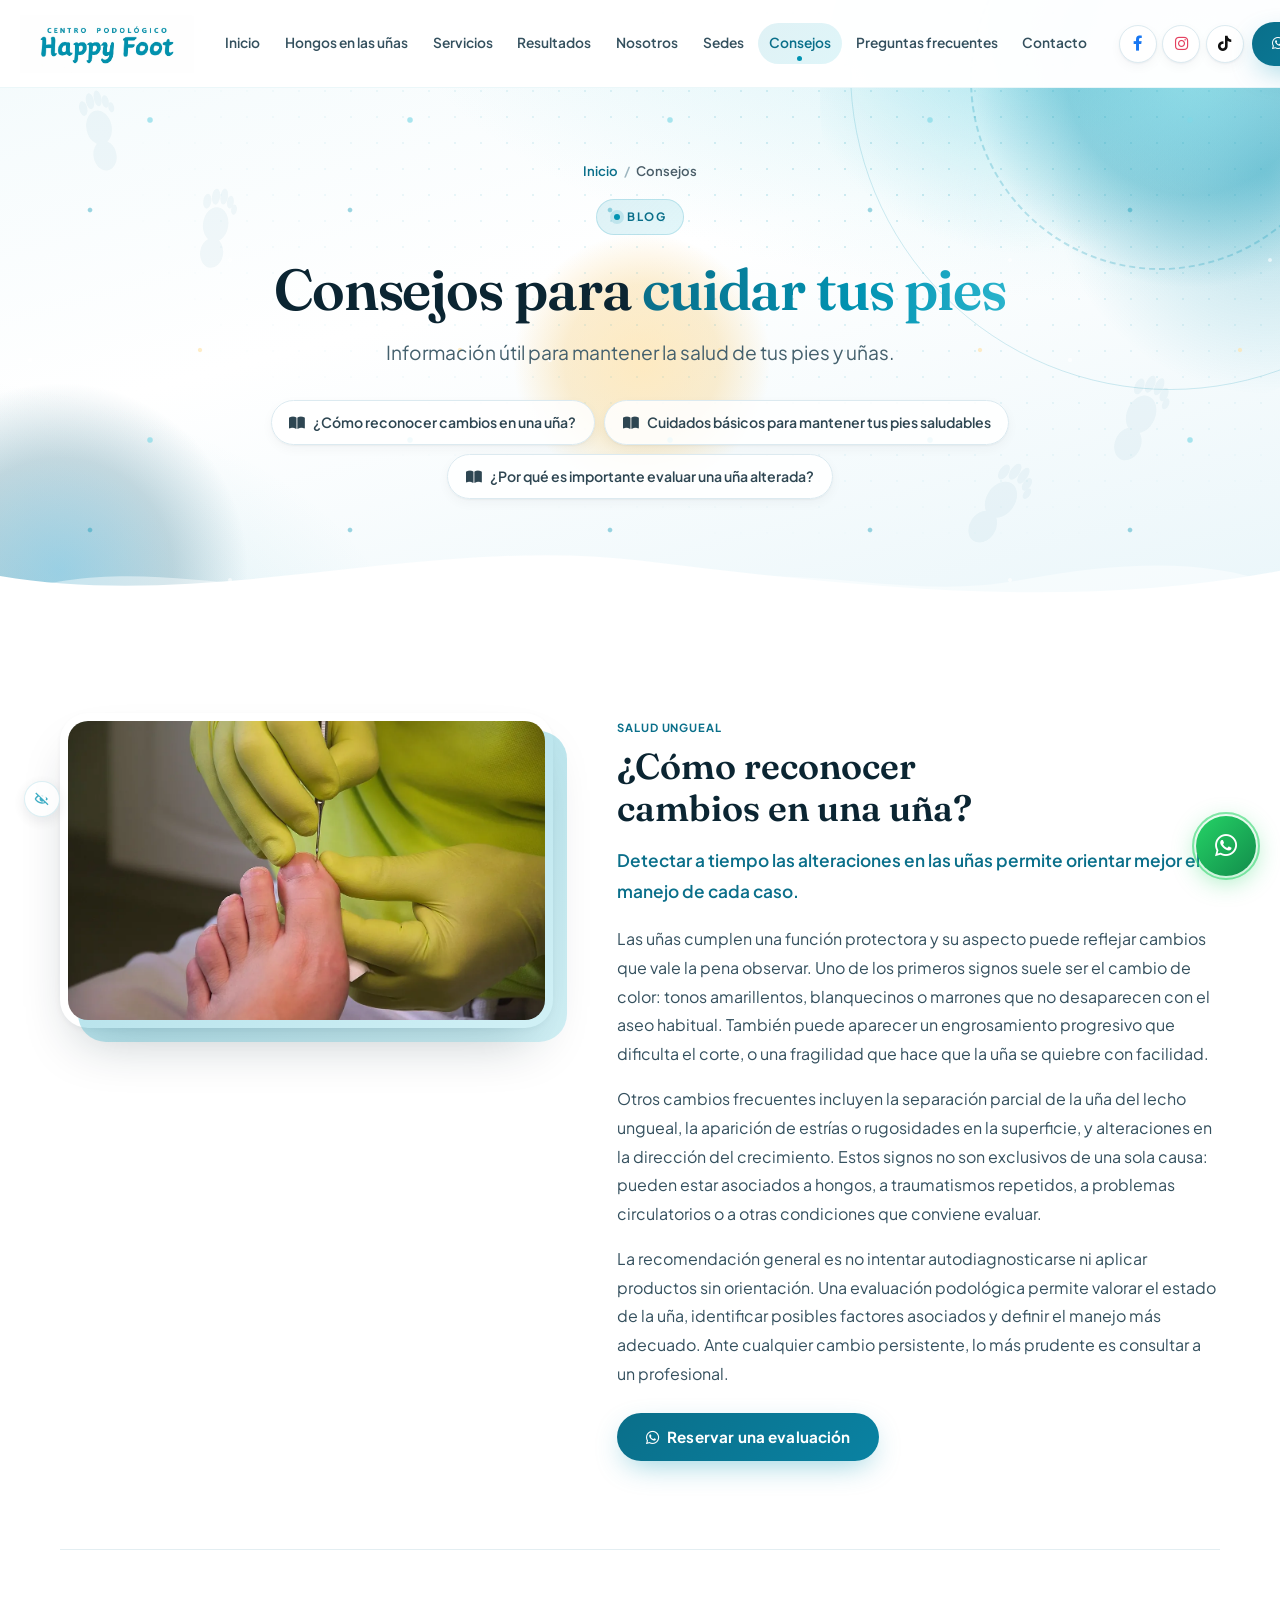
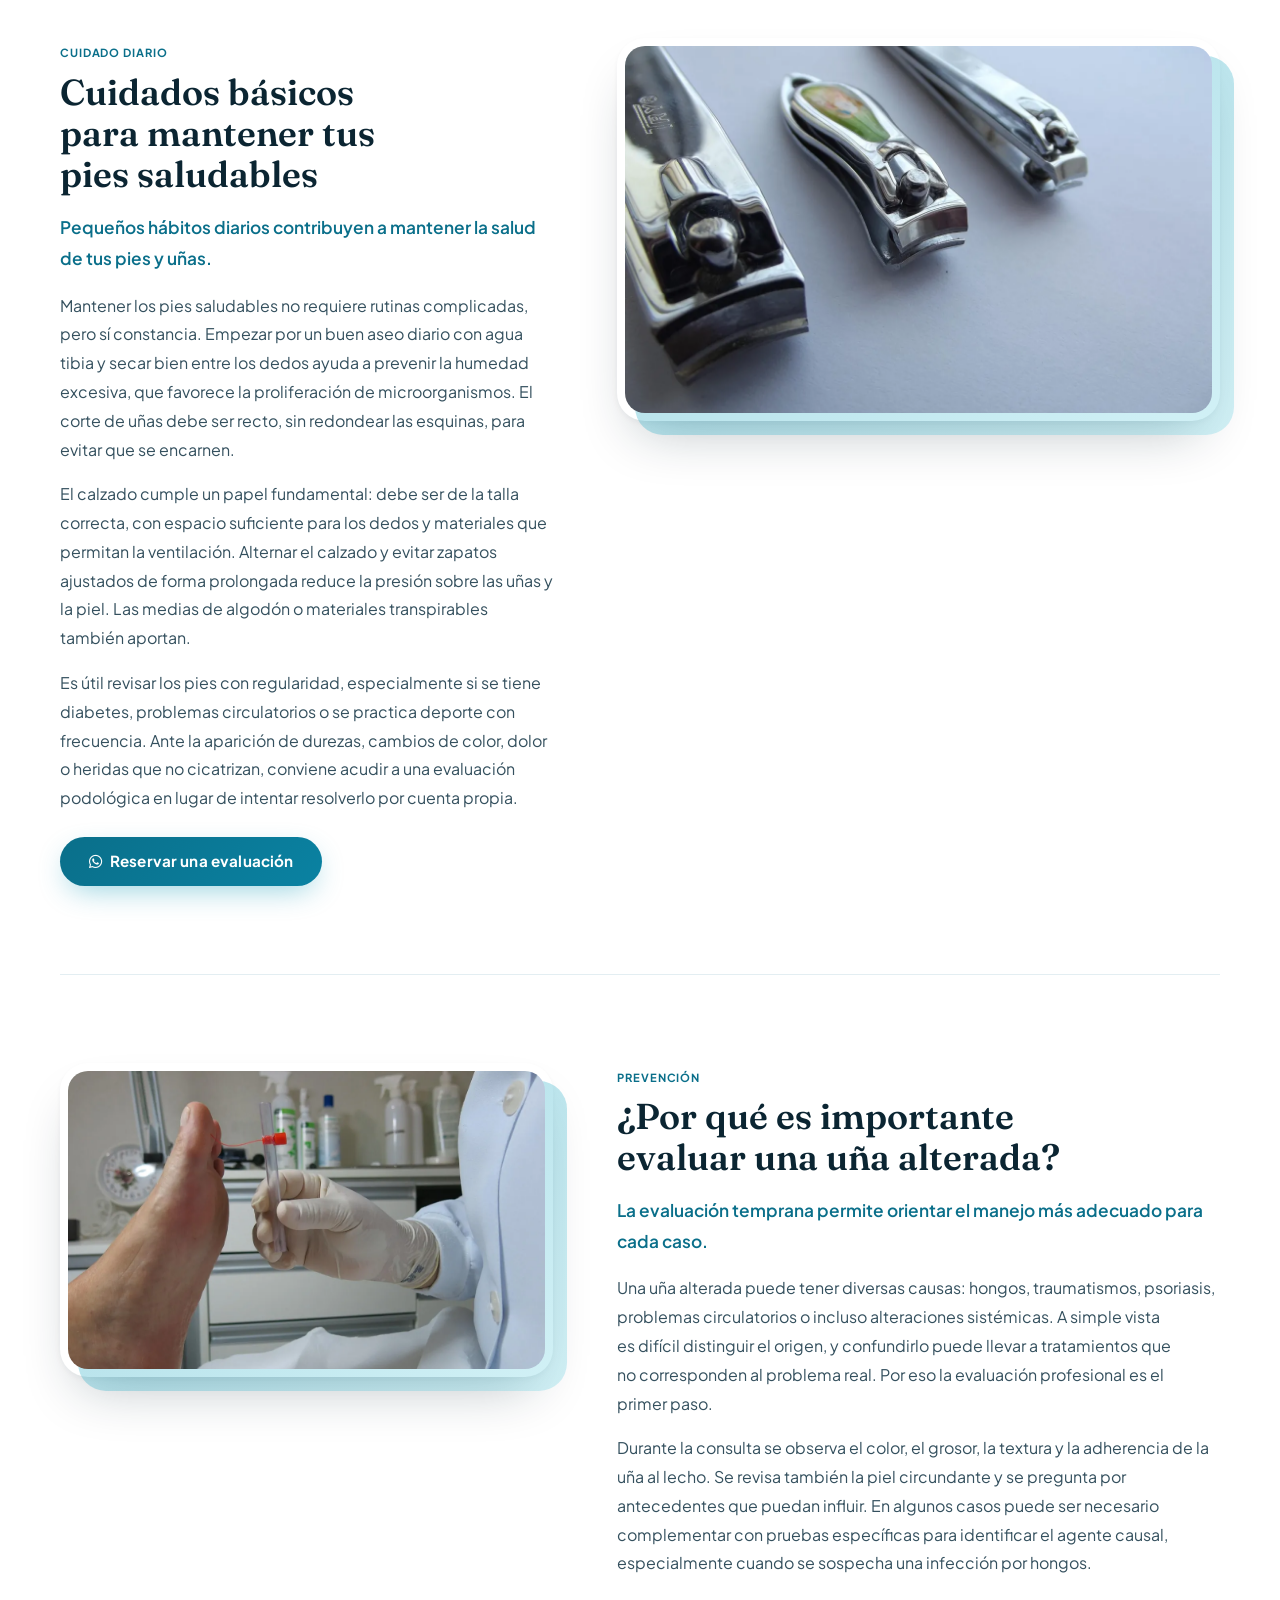
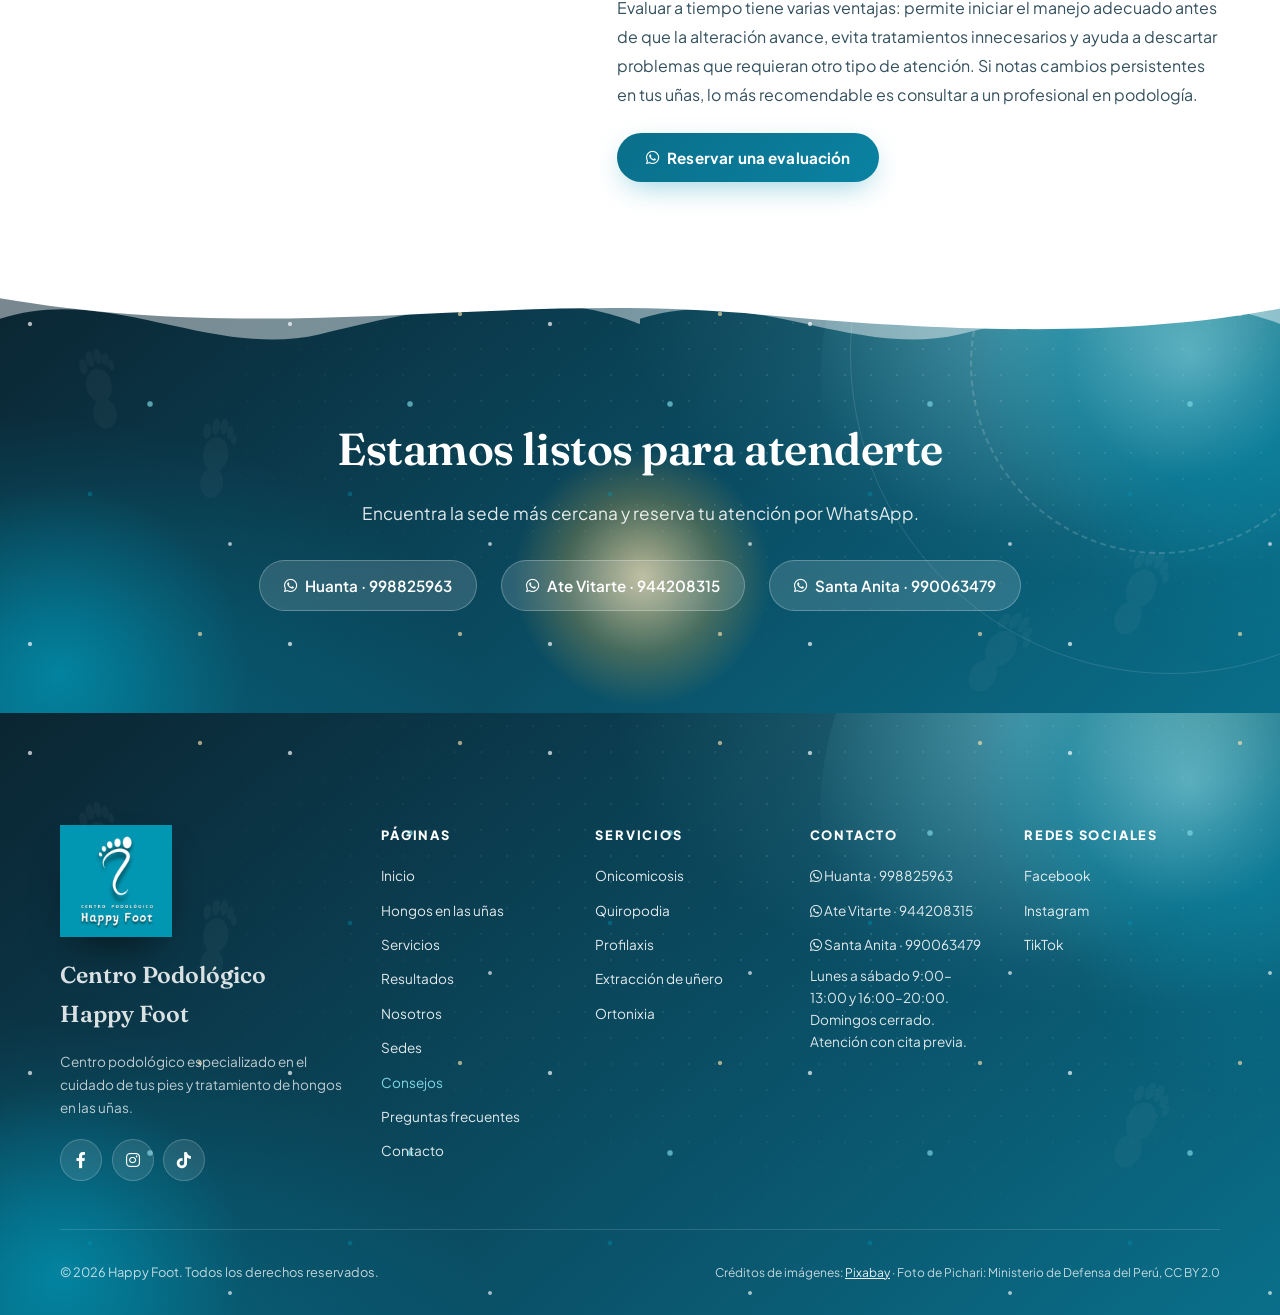
<file: consejos.html>
<!DOCTYPE html>
<html lang="es">
<head>
  <meta charset="UTF-8">
  <meta name="viewport" content="width=device-width, initial-scale=1.0, viewport-fit=cover">
  <title>Consejos para cuidar tus pies y uñas | Blog Happy Foot</title>
  <meta name="description" content="Información útil para mantener la salud de tus pies y uñas: cómo reconocer cambios en una uña, cuidados básicos y por qué evaluar una uña alterada.">
  <link rel="canonical" href="https://happyfootgeneral.github.io/Centro-Podol-gico-Happy-Foot/consejos.html">
  <meta name="robots" content="index, follow">
  <meta name="theme-color" content="#0193B2">
  <meta property="og:site_name" content="Centro Podológico Happy Foot">
  <meta property="og:title" content="Consejos para cuidar tus pies y uñas | Blog Happy Foot">
  <meta property="og:description" content="Información útil para mantener la salud de tus pies y uñas: cómo reconocer cambios en una uña, cuidados básicos y por qué evaluar una uña alterada.">
  <meta property="og:type" content="website">
  <meta property="og:url" content="https://happyfootgeneral.github.io/Centro-Podol-gico-Happy-Foot/consejos.html">
  <meta property="og:image" content="https://happyfootgeneral.github.io/Centro-Podol-gico-Happy-Foot/img/og-image.jpg">
  <meta property="og:image:width" content="1200">
  <meta property="og:image:height" content="630">
  <meta property="og:image:alt" content="Logo del Centro Podológico Happy Foot">
  <meta property="og:locale" content="es_PE">
  <meta name="twitter:card" content="summary_large_image">
  <meta name="twitter:title" content="Consejos para cuidar tus pies y uñas | Blog Happy Foot">
  <meta name="twitter:description" content="Información útil para mantener la salud de tus pies y uñas: cómo reconocer cambios en una uña, cuidados básicos y por qué evaluar una uña alterada.">
  <meta name="twitter:image" content="https://happyfootgeneral.github.io/Centro-Podol-gico-Happy-Foot/img/og-image.jpg">
  <link rel="icon" href="favicon.ico" sizes="any">
  <link rel="icon" type="image/png" sizes="32x32" href="img/favicon-32.png">
  <link rel="apple-touch-icon" href="img/apple-touch-icon.png">
  <link rel="manifest" href="site.webmanifest">
  <link rel="preconnect" href="https://fonts.googleapis.com">
  <link rel="preconnect" href="https://fonts.gstatic.com" crossorigin>
  <link href="https://fonts.googleapis.com/css2?family=Fraunces:opsz,wght@9..144,500;9..144,600;9..144,700&family=Plus+Jakarta+Sans:wght@400;500;600;700;800&display=swap" rel="stylesheet">
  <link rel="stylesheet" href="https://cdnjs.cloudflare.com/ajax/libs/font-awesome/6.0.0-beta3/css/all.min.css" media="print" onload="this.media='all'">
  <noscript><link rel="stylesheet" href="https://cdnjs.cloudflare.com/ajax/libs/font-awesome/6.0.0-beta3/css/all.min.css"></noscript>
  <link rel="stylesheet" href="css/styles.css?v=12">
  <script>document.documentElement.classList.add('js');</script>
  <script type="application/ld+json">{"@context":"https://schema.org","@type":"Blog","name":"Consejos para cuidar tus pies","url":"https://happyfootgeneral.github.io/Centro-Podol-gico-Happy-Foot/consejos.html","publisher":{"@type":"Organization","name":"Centro Podológico Happy Foot","url":"https://happyfootgeneral.github.io/Centro-Podol-gico-Happy-Foot/"},"blogPost":[{"@type":"BlogPosting","headline":"¿Cómo reconocer cambios en una uña?","description":"Detectar a tiempo las alteraciones en las uñas permite orientar mejor el manejo de cada caso.","url":"https://happyfootgeneral.github.io/Centro-Podol-gico-Happy-Foot/consejos.html#reconocer-cambios-en-una-una","image":"https://happyfootgeneral.github.io/Centro-Podol-gico-Happy-Foot/img/blog-cambios-una.webp","articleSection":"Salud ungueal","inLanguage":"es"},{"@type":"BlogPosting","headline":"Cuidados básicos para mantener tus pies saludables","description":"Pequeños hábitos diarios contribuyen a mantener la salud de tus pies y uñas.","url":"https://happyfootgeneral.github.io/Centro-Podol-gico-Happy-Foot/consejos.html#cuidados-basicos-pies-saludables","image":"https://happyfootgeneral.github.io/Centro-Podol-gico-Happy-Foot/img/blog-cuidados-pies.webp","articleSection":"Cuidado diario","inLanguage":"es"},{"@type":"BlogPosting","headline":"¿Por qué es importante evaluar una uña alterada?","description":"La evaluación temprana permite orientar el manejo más adecuado para cada caso.","url":"https://happyfootgeneral.github.io/Centro-Podol-gico-Happy-Foot/consejos.html#por-que-evaluar-una-una-alterada","image":"https://happyfootgeneral.github.io/Centro-Podol-gico-Happy-Foot/img/blog-evaluar-una.webp","articleSection":"Prevención","inLanguage":"es"}]}</script>
  <script type="application/ld+json">{"@context":"https://schema.org","@type":"BreadcrumbList","itemListElement":[{"@type":"ListItem","position":1,"name":"Inicio","item":"https://happyfootgeneral.github.io/Centro-Podol-gico-Happy-Foot/"},{"@type":"ListItem","position":2,"name":"Consejos","item":"https://happyfootgeneral.github.io/Centro-Podol-gico-Happy-Foot/consejos.html"}]}</script>
</head>
<body>
  <a class="skip-link" href="#contenido">Saltar al contenido</a>

  <header class="header" id="header">
    <div class="container header-inner">
      <a href="./" class="logo" aria-label="Centro Podológico Happy Foot - Inicio">
        <img src="img/logo-horizontal.webp" alt="Centro Podológico Happy Foot" class="logo-wordmark" width="1086" height="362">
      </a>
      <nav class="nav" id="mainNav" aria-label="Navegación principal">
        <a href="./">Inicio</a>
        <a href="hongos-en-las-unas.html">Hongos en las uñas</a>
        <a href="servicios.html">Servicios</a>
        <a href="resultados.html">Resultados</a>
        <a href="nosotros.html">Nosotros</a>
        <a href="sedes.html">Sedes</a>
        <a href="consejos.html" aria-current="page">Consejos</a>
        <a href="preguntas-frecuentes.html">Preguntas frecuentes</a>
        <a href="contacto.html">Contacto</a>
        <div class="nav-extra">
          <div class="nav-social"><a href="https://www.facebook.com/profile.php?id=61554678720027" target="_blank" rel="noopener" class="hs-facebook" aria-label="Facebook de Happy Foot (se abre en una pestaña nueva)"><i class="fab fa-facebook-f" aria-hidden="true"></i> Facebook</a><a href="https://www.instagram.com/podologiahappyfoot/" target="_blank" rel="noopener" class="hs-instagram" aria-label="Instagram de Happy Foot (se abre en una pestaña nueva)"><i class="fab fa-instagram" aria-hidden="true"></i> Instagram</a><a href="https://www.tiktok.com/@podologiahappyfoot" target="_blank" rel="noopener" class="hs-tiktok" aria-label="TikTok de Happy Foot (se abre en una pestaña nueva)"><i class="fab fa-tiktok" aria-hidden="true"></i> TikTok</a></div>
          <button type="button" class="btn btn-whatsapp js-open-wa-selector" data-wa-msg="Hola Happy Foot, quiero reservar una cita."><i class="fab fa-whatsapp" aria-hidden="true"></i> Reservar cita por WhatsApp</button>
        </div>
      </nav>
      <div class="header-cta">
        <div class="header-social"><a href="https://www.facebook.com/profile.php?id=61554678720027" target="_blank" rel="noopener" class="hs-facebook" aria-label="Facebook de Happy Foot (se abre en una pestaña nueva)"><i class="fab fa-facebook-f" aria-hidden="true"></i></a><a href="https://www.instagram.com/podologiahappyfoot/" target="_blank" rel="noopener" class="hs-instagram" aria-label="Instagram de Happy Foot (se abre en una pestaña nueva)"><i class="fab fa-instagram" aria-hidden="true"></i></a><a href="https://www.tiktok.com/@podologiahappyfoot" target="_blank" rel="noopener" class="hs-tiktok" aria-label="TikTok de Happy Foot (se abre en una pestaña nueva)"><i class="fab fa-tiktok" aria-hidden="true"></i></a></div>
        <button type="button" class="btn btn-primary btn-sm js-open-wa-selector" data-wa-msg="Hola Happy Foot, quiero reservar una cita." aria-label="Reservar cita por WhatsApp"><i class="fab fa-whatsapp" aria-hidden="true"></i><span class="btn-text">Reservar cita</span></button>
        <button class="hamburger" id="hamburger" type="button" aria-label="Abrir menú de navegación" aria-expanded="false" aria-controls="mainNav"><span></span><span></span><span></span></button>
      </div>
    </div>
  </header>

  <main id="contenido">

    <section class="page-hero layered">
      <div class="layer-stack" aria-hidden="true"><div class="lb-base"></div><div class="lb-aurora"><i></i></div><div class="lb-orb o1 px px-b"><i></i></div><div class="lb-orb o2 px px-n"><i></i></div><div class="lb-orb o3 px px-c"><i></i></div><div class="lb-dots px px-a"></div><div class="lb-ring r1 px px-a"></div><div class="lb-ring r2 px px-b"><i></i></div><div class="lb-prints px px-c"><div class="lb-prints-in"><svg class="lb-print p1" viewBox="0 0 80 160" fill="currentColor" focusable="false"><ellipse cx="40" cy="122" rx="20" ry="26"/><ellipse cx="40" cy="72" rx="22" ry="30"/><ellipse cx="20" cy="34" rx="7" ry="13"/><ellipse cx="34" cy="24" rx="7" ry="14"/><ellipse cx="48" cy="22" rx="6.5" ry="14"/><ellipse cx="60" cy="30" rx="6" ry="11"/><ellipse cx="68" cy="42" rx="5" ry="9"/></svg><svg class="lb-print p2" viewBox="0 0 80 160" fill="currentColor" focusable="false"><ellipse cx="40" cy="122" rx="20" ry="26"/><ellipse cx="40" cy="72" rx="22" ry="30"/><ellipse cx="20" cy="34" rx="7" ry="13"/><ellipse cx="34" cy="24" rx="7" ry="14"/><ellipse cx="48" cy="22" rx="6.5" ry="14"/><ellipse cx="60" cy="30" rx="6" ry="11"/><ellipse cx="68" cy="42" rx="5" ry="9"/></svg><svg class="lb-print p3" viewBox="0 0 80 160" fill="currentColor" focusable="false"><ellipse cx="40" cy="122" rx="20" ry="26"/><ellipse cx="40" cy="72" rx="22" ry="30"/><ellipse cx="20" cy="34" rx="7" ry="13"/><ellipse cx="34" cy="24" rx="7" ry="14"/><ellipse cx="48" cy="22" rx="6.5" ry="14"/><ellipse cx="60" cy="30" rx="6" ry="11"/><ellipse cx="68" cy="42" rx="5" ry="9"/></svg><svg class="lb-print p4" viewBox="0 0 80 160" fill="currentColor" focusable="false"><ellipse cx="40" cy="122" rx="20" ry="26"/><ellipse cx="40" cy="72" rx="22" ry="30"/><ellipse cx="20" cy="34" rx="7" ry="13"/><ellipse cx="34" cy="24" rx="7" ry="14"/><ellipse cx="48" cy="22" rx="6.5" ry="14"/><ellipse cx="60" cy="30" rx="6" ry="11"/><ellipse cx="68" cy="42" rx="5" ry="9"/></svg></div></div><div class="lb-dust"></div><div class="lb-bubbles"><span style="--i:0"></span><span style="--i:1"></span><span style="--i:2"></span><span style="--i:3"></span><span style="--i:4"></span><span style="--i:5"></span></div></div>
      <div class="container">
        <nav aria-label="Ruta de navegación"><ol class="breadcrumb"><li><a href="./">Inicio</a></li><li aria-current="page">Consejos</li></ol></nav>
        <span class="badge enter" style="--e:.05s">Blog</span>
        <h1 class="wsplit">Consejos para <em>cuidar tus pies</em></h1>
        <p class="lead enter" style="--e:.6s">Información útil para mantener la salud de tus pies y uñas.</p>
        <ul class="toc enter-kids" style="--e:.8s"><li><a href="#reconocer-cambios-en-una-una"><i class="fas fa-book-open" aria-hidden="true"></i> ¿Cómo reconocer cambios en una uña?</a></li><li><a href="#cuidados-basicos-pies-saludables"><i class="fas fa-book-open" aria-hidden="true"></i> Cuidados básicos para mantener tus pies saludables</a></li><li><a href="#por-que-evaluar-una-una-alterada"><i class="fas fa-book-open" aria-hidden="true"></i> ¿Por qué es importante evaluar una uña alterada?</a></li></ul>
      </div>
      <div class="wave wave-bottom" aria-hidden="true"><svg viewBox="0 0 1440 120" preserveAspectRatio="none" focusable="false"><path d="M0,64 C240,120 480,0 720,40 C960,80 1200,120 1440,56 L1440,120 L0,120 Z" fill="#FFFFFF"/></svg><svg class="wave-drift" viewBox="0 0 2880 120" preserveAspectRatio="none" focusable="false"><g><path d="M0,96 C320,20 560,110 860,70 C1110,38 1290,40 1440,80 L1440,120 L0,120 Z" fill="#FFFFFF" fill-opacity="0.45"/></g><g transform="translate(1440,0)"><path d="M0,96 C320,20 560,110 860,70 C1110,38 1290,40 1440,80 L1440,120 L0,120 Z" fill="#FFFFFF" fill-opacity="0.45"/></g></svg></div>
    </section>

    <section class="section bg-white blog-section">
      <div class="container">
        <article class="article" id="reconocer-cambios-en-una-una">
          <div class="media-frame"><div class="inner"><img src="img/blog-cambios-una.webp" alt="Uña con cambios visibles" width="600" height="400" loading="lazy" decoding="async" class="js-img-fallback"></div></div>
          <div>
            <span class="blog-category">Salud ungueal</span>
            <h2>¿Cómo reconocer cambios en una uña?</h2>
            <p class="lead">Detectar a tiempo las alteraciones en las uñas permite orientar mejor el manejo de cada caso.</p>
            <p>Las uñas cumplen una función protectora y su aspecto puede reflejar cambios que vale la pena observar. Uno de los primeros signos suele ser el cambio de color: tonos amarillentos, blanquecinos o marrones que no desaparecen con el aseo habitual. También puede aparecer un engrosamiento progresivo que dificulta el corte, o una fragilidad que hace que la uña se quiebre con facilidad.</p><p>Otros cambios frecuentes incluyen la separación parcial de la uña del lecho ungueal, la aparición de estrías o rugosidades en la superficie, y alteraciones en la dirección del crecimiento. Estos signos no son exclusivos de una sola causa: pueden estar asociados a hongos, a traumatismos repetidos, a problemas circulatorios o a otras condiciones que conviene evaluar.</p><p>La recomendación general es no intentar autodiagnosticarse ni aplicar productos sin orientación. Una evaluación podológica permite valorar el estado de la uña, identificar posibles factores asociados y definir el manejo más adecuado. Ante cualquier cambio persistente, lo más prudente es consultar a un profesional.</p>
            <div class="actions" style="margin-top:1.5rem"><button type="button" class="btn btn-primary js-open-wa-selector" data-wa-msg="Hola Happy Foot, quiero reservar una cita."><i class="fab fa-whatsapp" aria-hidden="true"></i> Reservar una evaluación</button></div>
          </div>
        </article>
        <article class="article" id="cuidados-basicos-pies-saludables">
          <div class="media-frame"><div class="inner"><img src="img/blog-cuidados-pies.webp" alt="Cuidado diario de los pies" width="600" height="400" loading="lazy" decoding="async" class="js-img-fallback"></div></div>
          <div>
            <span class="blog-category">Cuidado diario</span>
            <h2>Cuidados básicos para mantener tus pies saludables</h2>
            <p class="lead">Pequeños hábitos diarios contribuyen a mantener la salud de tus pies y uñas.</p>
            <p>Mantener los pies saludables no requiere rutinas complicadas, pero sí constancia. Empezar por un buen aseo diario con agua tibia y secar bien entre los dedos ayuda a prevenir la humedad excesiva, que favorece la proliferación de microorganismos. El corte de uñas debe ser recto, sin redondear las esquinas, para evitar que se encarnen.</p><p>El calzado cumple un papel fundamental: debe ser de la talla correcta, con espacio suficiente para los dedos y materiales que permitan la ventilación. Alternar el calzado y evitar zapatos ajustados de forma prolongada reduce la presión sobre las uñas y la piel. Las medias de algodón o materiales transpirables también aportan.</p><p>Es útil revisar los pies con regularidad, especialmente si se tiene diabetes, problemas circulatorios o se practica deporte con frecuencia. Ante la aparición de durezas, cambios de color, dolor o heridas que no cicatrizan, conviene acudir a una evaluación podológica en lugar de intentar resolverlo por cuenta propia.</p>
            <div class="actions" style="margin-top:1.5rem"><button type="button" class="btn btn-primary js-open-wa-selector" data-wa-msg="Hola Happy Foot, quiero reservar una cita."><i class="fab fa-whatsapp" aria-hidden="true"></i> Reservar una evaluación</button></div>
          </div>
        </article>
        <article class="article" id="por-que-evaluar-una-una-alterada">
          <div class="media-frame"><div class="inner"><img src="img/blog-evaluar-una.webp" alt="Evaluación podológica de una uña" width="600" height="400" loading="lazy" decoding="async" class="js-img-fallback"></div></div>
          <div>
            <span class="blog-category">Prevención</span>
            <h2>¿Por qué es importante evaluar una uña alterada?</h2>
            <p class="lead">La evaluación temprana permite orientar el manejo más adecuado para cada caso.</p>
            <p>Una uña alterada puede tener diversas causas: hongos, traumatismos, psoriasis, problemas circulatorios o incluso alteraciones sistémicas. A simple vista es difícil distinguir el origen, y confundirlo puede llevar a tratamientos que no corresponden al problema real. Por eso la evaluación profesional es el primer paso.</p><p>Durante la consulta se observa el color, el grosor, la textura y la adherencia de la uña al lecho. Se revisa también la piel circundante y se pregunta por antecedentes que puedan influir. En algunos casos puede ser necesario complementar con pruebas específicas para identificar el agente causal, especialmente cuando se sospecha una infección por hongos.</p><p>Evaluar a tiempo tiene varias ventajas: permite iniciar el manejo adecuado antes de que la alteración avance, evita tratamientos innecesarios y ayuda a descartar problemas que requieran otro tipo de atención. Si notas cambios persistentes en tus uñas, lo más recomendable es consultar a un profesional en podología.</p>
            <div class="actions" style="margin-top:1.5rem"><button type="button" class="btn btn-primary js-open-wa-selector" data-wa-msg="Hola Happy Foot, quiero reservar una cita."><i class="fab fa-whatsapp" aria-hidden="true"></i> Reservar una evaluación</button></div>
          </div>
        </article>
      </div>
    </section>

    <section class="cta-band layered dark on-dark">
      <div class="layer-stack" aria-hidden="true"><div class="lb-base"></div><div class="lb-aurora"><i></i></div><div class="lb-orb o1 px px-b"><i></i></div><div class="lb-orb o2 px px-n"><i></i></div><div class="lb-orb o3 px px-c"><i></i></div><div class="lb-dots px px-a"></div><div class="lb-ring r1 px px-a"></div><div class="lb-ring r2 px px-b"><i></i></div><div class="lb-prints px px-c"><div class="lb-prints-in"><svg class="lb-print p1" viewBox="0 0 80 160" fill="currentColor" focusable="false"><ellipse cx="40" cy="122" rx="20" ry="26"/><ellipse cx="40" cy="72" rx="22" ry="30"/><ellipse cx="20" cy="34" rx="7" ry="13"/><ellipse cx="34" cy="24" rx="7" ry="14"/><ellipse cx="48" cy="22" rx="6.5" ry="14"/><ellipse cx="60" cy="30" rx="6" ry="11"/><ellipse cx="68" cy="42" rx="5" ry="9"/></svg><svg class="lb-print p2" viewBox="0 0 80 160" fill="currentColor" focusable="false"><ellipse cx="40" cy="122" rx="20" ry="26"/><ellipse cx="40" cy="72" rx="22" ry="30"/><ellipse cx="20" cy="34" rx="7" ry="13"/><ellipse cx="34" cy="24" rx="7" ry="14"/><ellipse cx="48" cy="22" rx="6.5" ry="14"/><ellipse cx="60" cy="30" rx="6" ry="11"/><ellipse cx="68" cy="42" rx="5" ry="9"/></svg><svg class="lb-print p3" viewBox="0 0 80 160" fill="currentColor" focusable="false"><ellipse cx="40" cy="122" rx="20" ry="26"/><ellipse cx="40" cy="72" rx="22" ry="30"/><ellipse cx="20" cy="34" rx="7" ry="13"/><ellipse cx="34" cy="24" rx="7" ry="14"/><ellipse cx="48" cy="22" rx="6.5" ry="14"/><ellipse cx="60" cy="30" rx="6" ry="11"/><ellipse cx="68" cy="42" rx="5" ry="9"/></svg><svg class="lb-print p4" viewBox="0 0 80 160" fill="currentColor" focusable="false"><ellipse cx="40" cy="122" rx="20" ry="26"/><ellipse cx="40" cy="72" rx="22" ry="30"/><ellipse cx="20" cy="34" rx="7" ry="13"/><ellipse cx="34" cy="24" rx="7" ry="14"/><ellipse cx="48" cy="22" rx="6.5" ry="14"/><ellipse cx="60" cy="30" rx="6" ry="11"/><ellipse cx="68" cy="42" rx="5" ry="9"/></svg></div></div><div class="lb-dust"></div><div class="lb-bubbles"><span style="--i:0"></span><span style="--i:1"></span><span style="--i:2"></span><span style="--i:3"></span><span style="--i:4"></span><span style="--i:5"></span><span style="--i:6"></span><span style="--i:7"></span></div></div>
      <div class="wave wave-top" aria-hidden="true"><svg viewBox="0 0 1440 120" preserveAspectRatio="none" focusable="false"><path d="M0,96 C320,20 560,110 860,70 C1110,38 1290,40 1440,80 L1440,120 L0,120 Z" fill="#FFFFFF"/></svg><svg class="wave-drift" viewBox="0 0 2880 120" preserveAspectRatio="none" focusable="false"><g><path d="M0,64 C240,120 480,0 720,40 C960,80 1200,120 1440,56 L1440,120 L0,120 Z" fill="#FFFFFF" fill-opacity="0.45"/></g><g transform="translate(1440,0)"><path d="M0,64 C240,120 480,0 720,40 C960,80 1200,120 1440,56 L1440,120 L0,120 Z" fill="#FFFFFF" fill-opacity="0.45"/></g></svg></div>
      <div class="container">
        <h2 class="reveal">Estamos listos para atenderte</h2>
        <p class="reveal">Encuentra la sede más cercana y reserva tu atención por WhatsApp.</p>
        <div class="reveal"><div class="final-cta-phones"><a class="final-cta-phone" href="https://wa.me/51998825963?text=Hola%20Happy%20Foot%2C%20quiero%20reservar%20una%20cita%20en%20la%20sede%20de%20Huanta." target="_blank" rel="noopener"><i class="fab fa-whatsapp" aria-hidden="true"></i> Huanta · 998825963</a><a class="final-cta-phone" href="https://wa.me/51944208315?text=Hola%20Happy%20Foot%2C%20quiero%20reservar%20una%20cita%20en%20la%20sede%20de%20Ate%20Vitarte." target="_blank" rel="noopener"><i class="fab fa-whatsapp" aria-hidden="true"></i> Ate Vitarte · 944208315</a><a class="final-cta-phone" href="https://wa.me/51990063479?text=Hola%20Happy%20Foot%2C%20quiero%20reservar%20una%20cita%20en%20la%20sede%20de%20Santa%20Anita." target="_blank" rel="noopener"><i class="fab fa-whatsapp" aria-hidden="true"></i> Santa Anita · 990063479</a></div></div>
      </div>
    </section>

  </main>

  <footer class="footer layered dark on-dark">
    <div class="layer-stack" aria-hidden="true"><div class="lb-base"></div><div class="lb-aurora"><i></i></div><div class="lb-orb o1 px px-b"><i></i></div><div class="lb-orb o2 px px-n"><i></i></div><div class="lb-dots px px-a"></div><div class="lb-prints px px-c"><div class="lb-prints-in"><svg class="lb-print p1" viewBox="0 0 80 160" fill="currentColor" focusable="false"><ellipse cx="40" cy="122" rx="20" ry="26"/><ellipse cx="40" cy="72" rx="22" ry="30"/><ellipse cx="20" cy="34" rx="7" ry="13"/><ellipse cx="34" cy="24" rx="7" ry="14"/><ellipse cx="48" cy="22" rx="6.5" ry="14"/><ellipse cx="60" cy="30" rx="6" ry="11"/><ellipse cx="68" cy="42" rx="5" ry="9"/></svg><svg class="lb-print p2" viewBox="0 0 80 160" fill="currentColor" focusable="false"><ellipse cx="40" cy="122" rx="20" ry="26"/><ellipse cx="40" cy="72" rx="22" ry="30"/><ellipse cx="20" cy="34" rx="7" ry="13"/><ellipse cx="34" cy="24" rx="7" ry="14"/><ellipse cx="48" cy="22" rx="6.5" ry="14"/><ellipse cx="60" cy="30" rx="6" ry="11"/><ellipse cx="68" cy="42" rx="5" ry="9"/></svg><svg class="lb-print p3" viewBox="0 0 80 160" fill="currentColor" focusable="false"><ellipse cx="40" cy="122" rx="20" ry="26"/><ellipse cx="40" cy="72" rx="22" ry="30"/><ellipse cx="20" cy="34" rx="7" ry="13"/><ellipse cx="34" cy="24" rx="7" ry="14"/><ellipse cx="48" cy="22" rx="6.5" ry="14"/><ellipse cx="60" cy="30" rx="6" ry="11"/><ellipse cx="68" cy="42" rx="5" ry="9"/></svg></div></div><div class="lb-dust"></div><div class="lb-bubbles"><span style="--i:0"></span><span style="--i:1"></span><span style="--i:2"></span><span style="--i:3"></span><span style="--i:4"></span><span style="--i:5"></span></div></div>
    <div class="container">
      <div class="footer-grid">
        <div class="footer-brand">
          <img src="img/logo.png" alt="Centro Podológico Happy Foot" class="footer-logo" width="600" height="600" loading="lazy" decoding="async">
          <p class="brand-line">Centro Podológico Happy Foot</p>
          <p>Centro podológico especializado en el cuidado de tus pies y tratamiento de hongos en las uñas.</p>
          <div class="footer-social"><a href="https://www.facebook.com/profile.php?id=61554678720027" target="_blank" rel="noopener" class="" aria-label="Facebook de Happy Foot (se abre en una pestaña nueva)"><i class="fab fa-facebook-f" aria-hidden="true"></i></a><a href="https://www.instagram.com/podologiahappyfoot/" target="_blank" rel="noopener" class="" aria-label="Instagram de Happy Foot (se abre en una pestaña nueva)"><i class="fab fa-instagram" aria-hidden="true"></i></a><a href="https://www.tiktok.com/@podologiahappyfoot" target="_blank" rel="noopener" class="" aria-label="TikTok de Happy Foot (se abre en una pestaña nueva)"><i class="fab fa-tiktok" aria-hidden="true"></i></a></div>
        </div>
        <div class="footer-col"><h2 class="footer-h">Páginas</h2><ul><li><a href="./">Inicio</a></li><li><a href="hongos-en-las-unas.html">Hongos en las uñas</a></li><li><a href="servicios.html">Servicios</a></li><li><a href="resultados.html">Resultados</a></li><li><a href="nosotros.html">Nosotros</a></li><li><a href="sedes.html">Sedes</a></li><li><a href="consejos.html" aria-current="page">Consejos</a></li><li><a href="preguntas-frecuentes.html">Preguntas frecuentes</a></li><li><a href="contacto.html">Contacto</a></li></ul></div>
        <div class="footer-col"><h2 class="footer-h">Servicios</h2><ul><li><a href="servicios.html#servicio-onicomicosis">Onicomicosis</a></li><li><a href="servicios.html#servicio-quiropodia">Quiropodia</a></li><li><a href="servicios.html#servicio-profilaxis">Profilaxis</a></li><li><a href="servicios.html#servicio-unero">Extracción de uñero</a></li><li><a href="servicios.html#servicio-ortonixia">Ortonixia</a></li></ul></div>
        <div class="footer-col"><h2 class="footer-h">Contacto</h2><ul><li><a href="https://wa.me/51998825963?text=Hola%20Happy%20Foot%2C%20quiero%20consultar%20sobre%20la%20sede%20de%20Huanta." target="_blank" rel="noopener"><i class="fab fa-whatsapp" aria-hidden="true"></i> Huanta · 998825963</a></li><li><a href="https://wa.me/51944208315?text=Hola%20Happy%20Foot%2C%20quiero%20consultar%20sobre%20la%20sede%20de%20Ate%20Vitarte." target="_blank" rel="noopener"><i class="fab fa-whatsapp" aria-hidden="true"></i> Ate Vitarte · 944208315</a></li><li><a href="https://wa.me/51990063479?text=Hola%20Happy%20Foot%2C%20quiero%20consultar%20sobre%20la%20sede%20de%20Santa%20Anita." target="_blank" rel="noopener"><i class="fab fa-whatsapp" aria-hidden="true"></i> Santa Anita · 990063479</a></li></ul><p class="footer-hours">Lunes a sábado 9:00–13:00 y 16:00–20:00. Domingos cerrado. Atención con cita previa.</p></div>
        <div class="footer-col"><h2 class="footer-h">Redes sociales</h2><ul><li><a href="https://www.facebook.com/profile.php?id=61554678720027" target="_blank" rel="noopener">Facebook</a></li><li><a href="https://www.instagram.com/podologiahappyfoot/" target="_blank" rel="noopener">Instagram</a></li><li><a href="https://www.tiktok.com/@podologiahappyfoot" target="_blank" rel="noopener">TikTok</a></li></ul></div>
      </div>
      <div class="footer-bottom">
        <p>© <span id="year">2026</span> Happy Foot. Todos los derechos reservados.</p>
        <p class="credits">Créditos de imágenes: <a href="https://pixabay.com/" target="_blank" rel="noopener">Pixabay</a> · Foto de Pichari: Ministerio de Defensa del Perú, CC BY 2.0</p>
      </div>
    </div>
  </footer>

  <div class="whatsapp-float">
    <div class="whatsapp-panel" id="whatsappPanel" role="dialog" aria-label="Selector de sede para WhatsApp">
      <h2 class="wa-h">¿En qué sede deseas reservar?</h2>
      <p class="panel-sub" id="whatsappPanelSub">Elige la sede para continuar por WhatsApp</p>
      <div id="whatsappOptions"></div>
    </div>
    <button class="whatsapp-toggle" id="whatsappToggle" type="button" aria-label="Abrir selector de sede para WhatsApp" aria-expanded="false" aria-controls="whatsappPanel"><i class="fab fa-whatsapp" aria-hidden="true"></i></button>
  </div>

  <button class="back-to-top" id="backToTop" type="button" aria-label="Volver arriba"><i class="fas fa-chevron-up" aria-hidden="true"></i></button>

  <script src="js/main.js?v=12" defer></script>
  <!-- Happy (mascota) -->
  <script>(function(){var b='happy/',v='?v=9',d=0;function go(){if(d)return;d=1;requestAnimationFrame(function(){setTimeout(function(){var s=document.createElement('script');s.src=b+'happy.js'+v;s.async=true;document.body.appendChild(s)},0)})}try{new PerformanceObserver(go).observe({type:'largest-contentful-paint',buffered:true})}catch(e){}addEventListener('load',go);setTimeout(go,1200)})()</script>
</body>
</html>
</file>
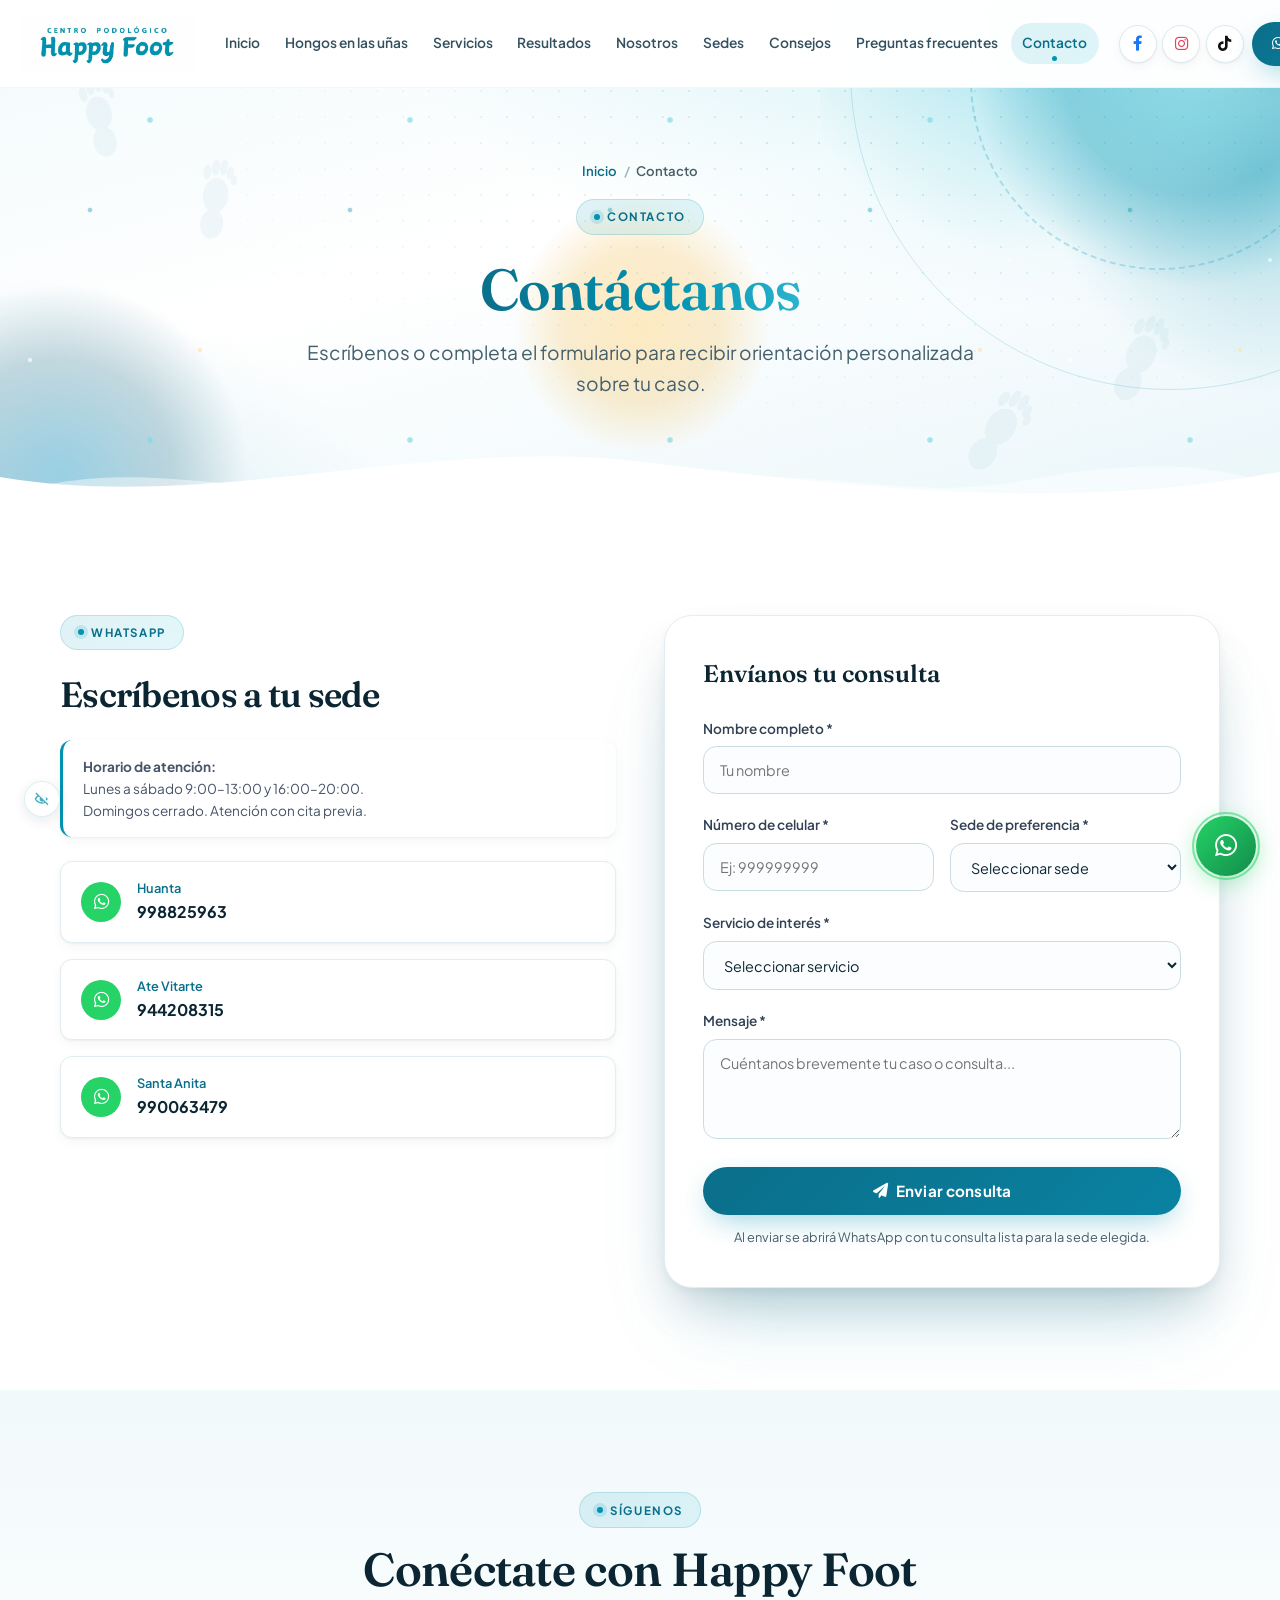
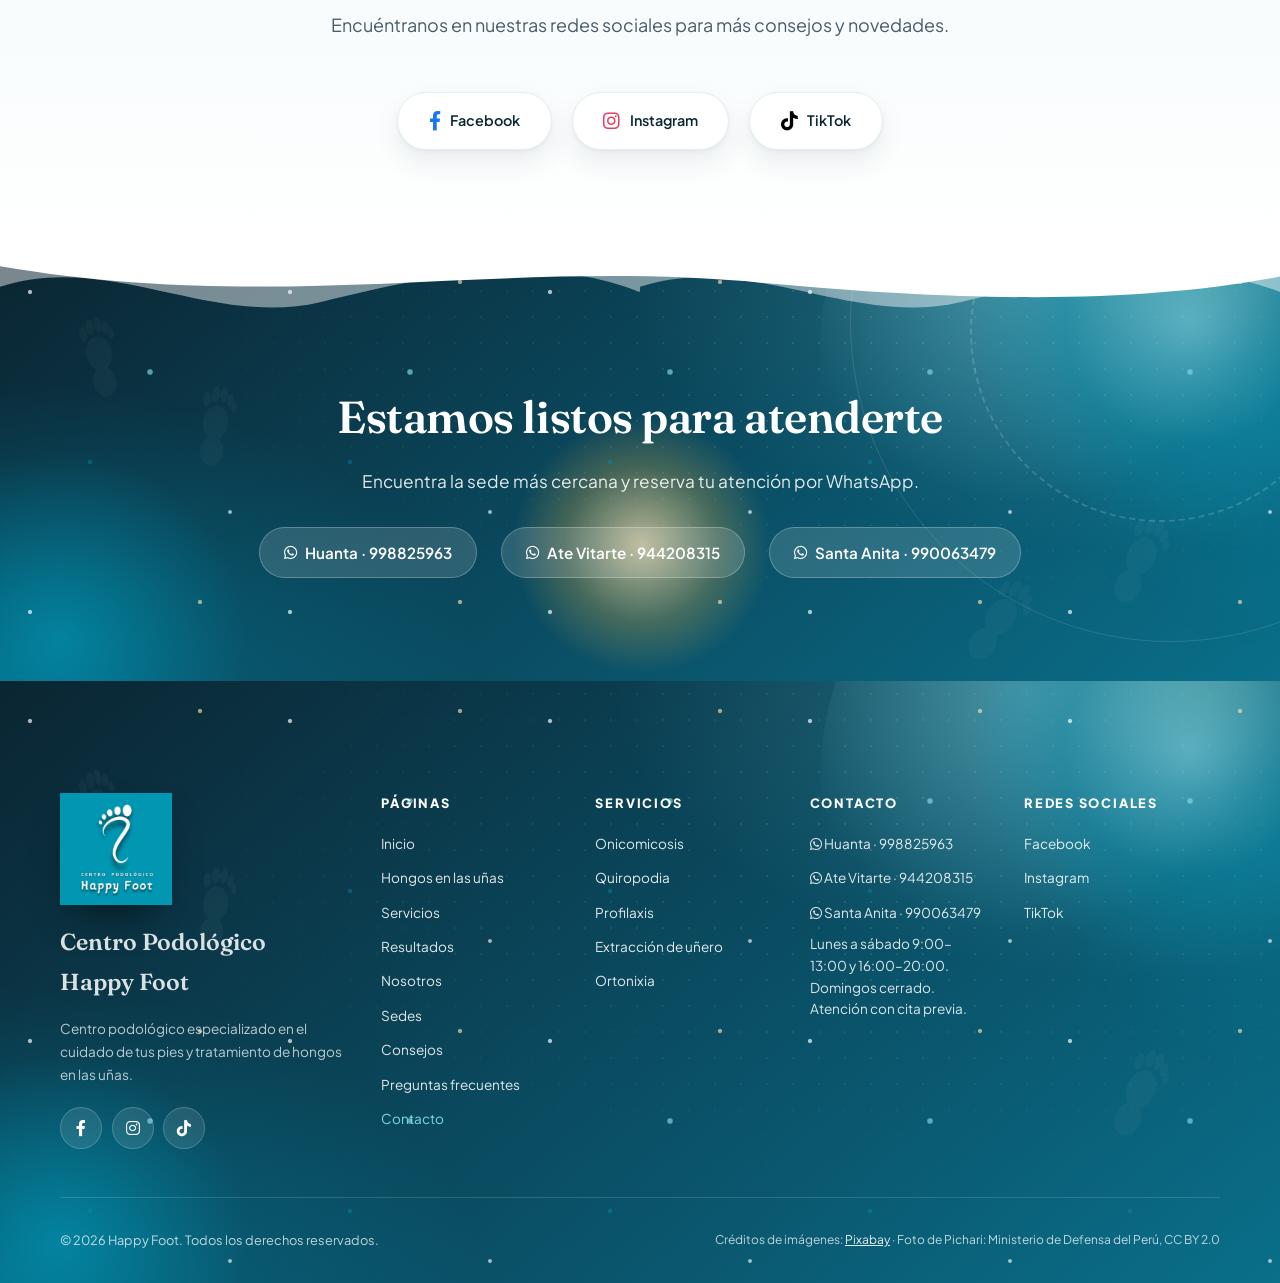
<file: contacto.html>
<!DOCTYPE html>
<html lang="es">
<head>
  <meta charset="UTF-8">
  <meta name="viewport" content="width=device-width, initial-scale=1.0, viewport-fit=cover">
  <title>Contacto y reservas por WhatsApp | Happy Foot Centro Podológico</title>
  <meta name="description" content="Escríbenos por WhatsApp o completa el formulario para recibir orientación personalizada. Huanta 998825963 · Ate Vitarte 944208315 · Santa Anita 990063479.">
  <link rel="canonical" href="https://happyfootgeneral.github.io/Centro-Podol-gico-Happy-Foot/contacto.html">
  <meta name="robots" content="index, follow">
  <meta name="theme-color" content="#0193B2">
  <meta property="og:site_name" content="Centro Podológico Happy Foot">
  <meta property="og:title" content="Contacto y reservas por WhatsApp | Happy Foot Centro Podológico">
  <meta property="og:description" content="Escríbenos por WhatsApp o completa el formulario para recibir orientación personalizada. Huanta 998825963 · Ate Vitarte 944208315 · Santa Anita 990063479.">
  <meta property="og:type" content="website">
  <meta property="og:url" content="https://happyfootgeneral.github.io/Centro-Podol-gico-Happy-Foot/contacto.html">
  <meta property="og:image" content="https://happyfootgeneral.github.io/Centro-Podol-gico-Happy-Foot/img/og-image.jpg">
  <meta property="og:image:width" content="1200">
  <meta property="og:image:height" content="630">
  <meta property="og:image:alt" content="Logo del Centro Podológico Happy Foot">
  <meta property="og:locale" content="es_PE">
  <meta name="twitter:card" content="summary_large_image">
  <meta name="twitter:title" content="Contacto y reservas por WhatsApp | Happy Foot Centro Podológico">
  <meta name="twitter:description" content="Escríbenos por WhatsApp o completa el formulario para recibir orientación personalizada. Huanta 998825963 · Ate Vitarte 944208315 · Santa Anita 990063479.">
  <meta name="twitter:image" content="https://happyfootgeneral.github.io/Centro-Podol-gico-Happy-Foot/img/og-image.jpg">
  <link rel="icon" href="favicon.ico" sizes="any">
  <link rel="icon" type="image/png" sizes="32x32" href="img/favicon-32.png">
  <link rel="apple-touch-icon" href="img/apple-touch-icon.png">
  <link rel="manifest" href="site.webmanifest">
  <link rel="preconnect" href="https://fonts.googleapis.com">
  <link rel="preconnect" href="https://fonts.gstatic.com" crossorigin>
  <link href="https://fonts.googleapis.com/css2?family=Fraunces:opsz,wght@9..144,500;9..144,600;9..144,700&family=Plus+Jakarta+Sans:wght@400;500;600;700;800&display=swap" rel="stylesheet">
  <link rel="stylesheet" href="https://cdnjs.cloudflare.com/ajax/libs/font-awesome/6.0.0-beta3/css/all.min.css" media="print" onload="this.media='all'">
  <noscript><link rel="stylesheet" href="https://cdnjs.cloudflare.com/ajax/libs/font-awesome/6.0.0-beta3/css/all.min.css"></noscript>
  <link rel="stylesheet" href="css/styles.css?v=12">
  <script>document.documentElement.classList.add('js');</script>
  <script type="application/ld+json">{"@context":"https://schema.org","@type":"BreadcrumbList","itemListElement":[{"@type":"ListItem","position":1,"name":"Inicio","item":"https://happyfootgeneral.github.io/Centro-Podol-gico-Happy-Foot/"},{"@type":"ListItem","position":2,"name":"Contacto","item":"https://happyfootgeneral.github.io/Centro-Podol-gico-Happy-Foot/contacto.html"}]}</script>
</head>
<body>
  <a class="skip-link" href="#contenido">Saltar al contenido</a>

  <header class="header" id="header">
    <div class="container header-inner">
      <a href="./" class="logo" aria-label="Centro Podológico Happy Foot - Inicio">
        <img src="img/logo-horizontal.webp" alt="Centro Podológico Happy Foot" class="logo-wordmark" width="1086" height="362">
      </a>
      <nav class="nav" id="mainNav" aria-label="Navegación principal">
        <a href="./">Inicio</a>
        <a href="hongos-en-las-unas.html">Hongos en las uñas</a>
        <a href="servicios.html">Servicios</a>
        <a href="resultados.html">Resultados</a>
        <a href="nosotros.html">Nosotros</a>
        <a href="sedes.html">Sedes</a>
        <a href="consejos.html">Consejos</a>
        <a href="preguntas-frecuentes.html">Preguntas frecuentes</a>
        <a href="contacto.html" aria-current="page">Contacto</a>
        <div class="nav-extra">
          <div class="nav-social"><a href="https://www.facebook.com/profile.php?id=61554678720027" target="_blank" rel="noopener" class="hs-facebook" aria-label="Facebook de Happy Foot (se abre en una pestaña nueva)"><i class="fab fa-facebook-f" aria-hidden="true"></i> Facebook</a><a href="https://www.instagram.com/podologiahappyfoot/" target="_blank" rel="noopener" class="hs-instagram" aria-label="Instagram de Happy Foot (se abre en una pestaña nueva)"><i class="fab fa-instagram" aria-hidden="true"></i> Instagram</a><a href="https://www.tiktok.com/@podologiahappyfoot" target="_blank" rel="noopener" class="hs-tiktok" aria-label="TikTok de Happy Foot (se abre en una pestaña nueva)"><i class="fab fa-tiktok" aria-hidden="true"></i> TikTok</a></div>
          <button type="button" class="btn btn-whatsapp js-open-wa-selector" data-wa-msg="Hola Happy Foot, quiero reservar una cita."><i class="fab fa-whatsapp" aria-hidden="true"></i> Reservar cita por WhatsApp</button>
        </div>
      </nav>
      <div class="header-cta">
        <div class="header-social"><a href="https://www.facebook.com/profile.php?id=61554678720027" target="_blank" rel="noopener" class="hs-facebook" aria-label="Facebook de Happy Foot (se abre en una pestaña nueva)"><i class="fab fa-facebook-f" aria-hidden="true"></i></a><a href="https://www.instagram.com/podologiahappyfoot/" target="_blank" rel="noopener" class="hs-instagram" aria-label="Instagram de Happy Foot (se abre en una pestaña nueva)"><i class="fab fa-instagram" aria-hidden="true"></i></a><a href="https://www.tiktok.com/@podologiahappyfoot" target="_blank" rel="noopener" class="hs-tiktok" aria-label="TikTok de Happy Foot (se abre en una pestaña nueva)"><i class="fab fa-tiktok" aria-hidden="true"></i></a></div>
        <button type="button" class="btn btn-primary btn-sm js-open-wa-selector" data-wa-msg="Hola Happy Foot, quiero reservar una cita." aria-label="Reservar cita por WhatsApp"><i class="fab fa-whatsapp" aria-hidden="true"></i><span class="btn-text">Reservar cita</span></button>
        <button class="hamburger" id="hamburger" type="button" aria-label="Abrir menú de navegación" aria-expanded="false" aria-controls="mainNav"><span></span><span></span><span></span></button>
      </div>
    </div>
  </header>

  <main id="contenido">

    <section class="page-hero layered">
      <div class="layer-stack" aria-hidden="true"><div class="lb-base"></div><div class="lb-aurora"><i></i></div><div class="lb-orb o1 px px-b"><i></i></div><div class="lb-orb o2 px px-n"><i></i></div><div class="lb-orb o3 px px-c"><i></i></div><div class="lb-dots px px-a"></div><div class="lb-ring r1 px px-a"></div><div class="lb-ring r2 px px-b"><i></i></div><div class="lb-prints px px-c"><div class="lb-prints-in"><svg class="lb-print p1" viewBox="0 0 80 160" fill="currentColor" focusable="false"><ellipse cx="40" cy="122" rx="20" ry="26"/><ellipse cx="40" cy="72" rx="22" ry="30"/><ellipse cx="20" cy="34" rx="7" ry="13"/><ellipse cx="34" cy="24" rx="7" ry="14"/><ellipse cx="48" cy="22" rx="6.5" ry="14"/><ellipse cx="60" cy="30" rx="6" ry="11"/><ellipse cx="68" cy="42" rx="5" ry="9"/></svg><svg class="lb-print p2" viewBox="0 0 80 160" fill="currentColor" focusable="false"><ellipse cx="40" cy="122" rx="20" ry="26"/><ellipse cx="40" cy="72" rx="22" ry="30"/><ellipse cx="20" cy="34" rx="7" ry="13"/><ellipse cx="34" cy="24" rx="7" ry="14"/><ellipse cx="48" cy="22" rx="6.5" ry="14"/><ellipse cx="60" cy="30" rx="6" ry="11"/><ellipse cx="68" cy="42" rx="5" ry="9"/></svg><svg class="lb-print p3" viewBox="0 0 80 160" fill="currentColor" focusable="false"><ellipse cx="40" cy="122" rx="20" ry="26"/><ellipse cx="40" cy="72" rx="22" ry="30"/><ellipse cx="20" cy="34" rx="7" ry="13"/><ellipse cx="34" cy="24" rx="7" ry="14"/><ellipse cx="48" cy="22" rx="6.5" ry="14"/><ellipse cx="60" cy="30" rx="6" ry="11"/><ellipse cx="68" cy="42" rx="5" ry="9"/></svg><svg class="lb-print p4" viewBox="0 0 80 160" fill="currentColor" focusable="false"><ellipse cx="40" cy="122" rx="20" ry="26"/><ellipse cx="40" cy="72" rx="22" ry="30"/><ellipse cx="20" cy="34" rx="7" ry="13"/><ellipse cx="34" cy="24" rx="7" ry="14"/><ellipse cx="48" cy="22" rx="6.5" ry="14"/><ellipse cx="60" cy="30" rx="6" ry="11"/><ellipse cx="68" cy="42" rx="5" ry="9"/></svg></div></div><div class="lb-dust"></div><div class="lb-bubbles"><span style="--i:0"></span><span style="--i:1"></span><span style="--i:2"></span><span style="--i:3"></span><span style="--i:4"></span><span style="--i:5"></span></div></div>
      <div class="container">
        <nav aria-label="Ruta de navegación"><ol class="breadcrumb"><li><a href="./">Inicio</a></li><li aria-current="page">Contacto</li></ol></nav>
        <span class="badge enter" style="--e:.05s">Contacto</span>
        <h1 class="wsplit"><em>Contáctanos</em></h1>
        <p class="lead enter" style="--e:.6s">Escríbenos o completa el formulario para recibir orientación personalizada sobre tu caso.</p>
        
      </div>
      <div class="wave wave-bottom" aria-hidden="true"><svg viewBox="0 0 1440 120" preserveAspectRatio="none" focusable="false"><path d="M0,64 C240,120 480,0 720,40 C960,80 1200,120 1440,56 L1440,120 L0,120 Z" fill="#FFFFFF"/></svg><svg class="wave-drift" viewBox="0 0 2880 120" preserveAspectRatio="none" focusable="false"><g><path d="M0,96 C320,20 560,110 860,70 C1110,38 1290,40 1440,80 L1440,120 L0,120 Z" fill="#FFFFFF" fill-opacity="0.45"/></g><g transform="translate(1440,0)"><path d="M0,96 C320,20 560,110 860,70 C1110,38 1290,40 1440,80 L1440,120 L0,120 Z" fill="#FFFFFF" fill-opacity="0.45"/></g></svg></div>
    </section>

    <section class="section bg-white contact-section" id="contacto">
      <div class="container">
        <div class="contact-grid">
          <div class="contact-info reveal">
            <span class="badge">WhatsApp</span>
            <h2>Escríbenos a tu sede</h2>
            <div class="contact-schedule">
              <strong>Horario de atención:</strong><br>
              Lunes a sábado 9:00–13:00 y 16:00–20:00.<br>
              Domingos cerrado. Atención con cita previa.
            </div>
            <div class="contact-phone-list">
              <a class="contact-phone-item" href="https://wa.me/51998825963?text=Hola%20Happy%20Foot%2C%20quiero%20consultar%20sobre%20la%20sede%20de%20Huanta." target="_blank" rel="noopener">
                <i class="fab fa-whatsapp" aria-hidden="true"></i>
                <div class="info"><div class="city">Huanta</div><div class="number">998825963</div></div>
              </a>
              <a class="contact-phone-item" href="https://wa.me/51944208315?text=Hola%20Happy%20Foot%2C%20quiero%20consultar%20sobre%20la%20sede%20de%20Ate%20Vitarte." target="_blank" rel="noopener">
                <i class="fab fa-whatsapp" aria-hidden="true"></i>
                <div class="info"><div class="city">Ate Vitarte</div><div class="number">944208315</div></div>
              </a>
              <a class="contact-phone-item" href="https://wa.me/51990063479?text=Hola%20Happy%20Foot%2C%20quiero%20consultar%20sobre%20la%20sede%20de%20Santa%20Anita." target="_blank" rel="noopener">
                <i class="fab fa-whatsapp" aria-hidden="true"></i>
                <div class="info"><div class="city">Santa Anita</div><div class="number">990063479</div></div>
              </a>
            </div>
          </div>
          <div class="contact-form" id="formulario">
            <h2 class="h3-like">Envíanos tu consulta</h2>
            <form id="contactForm" novalidate>
              <div class="form-group">
                <label for="nombre">Nombre completo *</label>
                <input type="text" id="nombre" name="nombre" placeholder="Tu nombre" required autocomplete="name">
              </div>
              <div class="form-row">
                <div class="form-group">
                  <label for="celular">Número de celular *</label>
                  <input type="tel" id="celular" name="celular" placeholder="Ej: 999999999" required autocomplete="tel" inputmode="tel">
                </div>
                <div class="form-group">
                  <label for="sede">Sede de preferencia *</label>
                  <select id="sede" name="sede" required>
                    <option value="">Seleccionar sede</option><option value="huanta">Huanta</option><option value="ate">Ate Vitarte</option><option value="santa-anita">Santa Anita</option>
                  </select>
                </div>
              </div>
              <div class="form-group">
                <label for="servicio">Servicio de interés *</label>
                <select id="servicio" name="servicio" required>
                  <option value="">Seleccionar servicio</option>
                  <option value="Onicomicosis">Tratamiento de hongos (Onicomicosis)</option>
                  <option value="Quiropodia">Quiropodia</option>
                  <option value="Profilaxis">Profilaxis</option>
                  <option value="Extracción de uñero">Extracción de uñero</option>
                  <option value="Ortonixia">Ortonixia</option>
                  <option value="Otro">Otro</option>
                </select>
              </div>
              <div class="form-group">
                <label for="mensaje">Mensaje *</label>
                <textarea id="mensaje" name="mensaje" placeholder="Cuéntanos brevemente tu caso o consulta..." required></textarea>
              </div>
              <button type="submit" class="btn btn-primary" style="width: 100%;"><i class="fas fa-paper-plane" aria-hidden="true"></i> Enviar consulta</button>
              <p class="form-hint">Al enviar se abrirá WhatsApp con tu consulta lista para la sede elegida.</p>
              <div class="form-message" id="formMessage" role="alert" aria-live="polite"></div>
            </form>
          </div>
        </div>
      </div>
    </section>

    <section class="section social-section bg-soft" id="redes">
      <div class="container">
        <div class="section-header reveal">
          <span class="badge">Síguenos</span>
          <h2>Conéctate con Happy Foot</h2>
          <p>Encuéntranos en nuestras redes sociales para más consejos y novedades.</p>
        </div>
        <div class="social-links reveal"><a href="https://www.facebook.com/profile.php?id=61554678720027" target="_blank" rel="noopener" class="social-link" aria-label="Facebook de Happy Foot"><i class="fab fa-facebook-f" aria-hidden="true"></i> Facebook</a><a href="https://www.instagram.com/podologiahappyfoot/" target="_blank" rel="noopener" class="social-link" aria-label="Instagram de Happy Foot"><i class="fab fa-instagram" aria-hidden="true"></i> Instagram</a><a href="https://www.tiktok.com/@podologiahappyfoot" target="_blank" rel="noopener" class="social-link" aria-label="TikTok de Happy Foot"><i class="fab fa-tiktok" aria-hidden="true"></i> TikTok</a></div>
      </div>
    </section>


    <section class="cta-band layered dark on-dark">
      <div class="layer-stack" aria-hidden="true"><div class="lb-base"></div><div class="lb-aurora"><i></i></div><div class="lb-orb o1 px px-b"><i></i></div><div class="lb-orb o2 px px-n"><i></i></div><div class="lb-orb o3 px px-c"><i></i></div><div class="lb-dots px px-a"></div><div class="lb-ring r1 px px-a"></div><div class="lb-ring r2 px px-b"><i></i></div><div class="lb-prints px px-c"><div class="lb-prints-in"><svg class="lb-print p1" viewBox="0 0 80 160" fill="currentColor" focusable="false"><ellipse cx="40" cy="122" rx="20" ry="26"/><ellipse cx="40" cy="72" rx="22" ry="30"/><ellipse cx="20" cy="34" rx="7" ry="13"/><ellipse cx="34" cy="24" rx="7" ry="14"/><ellipse cx="48" cy="22" rx="6.5" ry="14"/><ellipse cx="60" cy="30" rx="6" ry="11"/><ellipse cx="68" cy="42" rx="5" ry="9"/></svg><svg class="lb-print p2" viewBox="0 0 80 160" fill="currentColor" focusable="false"><ellipse cx="40" cy="122" rx="20" ry="26"/><ellipse cx="40" cy="72" rx="22" ry="30"/><ellipse cx="20" cy="34" rx="7" ry="13"/><ellipse cx="34" cy="24" rx="7" ry="14"/><ellipse cx="48" cy="22" rx="6.5" ry="14"/><ellipse cx="60" cy="30" rx="6" ry="11"/><ellipse cx="68" cy="42" rx="5" ry="9"/></svg><svg class="lb-print p3" viewBox="0 0 80 160" fill="currentColor" focusable="false"><ellipse cx="40" cy="122" rx="20" ry="26"/><ellipse cx="40" cy="72" rx="22" ry="30"/><ellipse cx="20" cy="34" rx="7" ry="13"/><ellipse cx="34" cy="24" rx="7" ry="14"/><ellipse cx="48" cy="22" rx="6.5" ry="14"/><ellipse cx="60" cy="30" rx="6" ry="11"/><ellipse cx="68" cy="42" rx="5" ry="9"/></svg><svg class="lb-print p4" viewBox="0 0 80 160" fill="currentColor" focusable="false"><ellipse cx="40" cy="122" rx="20" ry="26"/><ellipse cx="40" cy="72" rx="22" ry="30"/><ellipse cx="20" cy="34" rx="7" ry="13"/><ellipse cx="34" cy="24" rx="7" ry="14"/><ellipse cx="48" cy="22" rx="6.5" ry="14"/><ellipse cx="60" cy="30" rx="6" ry="11"/><ellipse cx="68" cy="42" rx="5" ry="9"/></svg></div></div><div class="lb-dust"></div><div class="lb-bubbles"><span style="--i:0"></span><span style="--i:1"></span><span style="--i:2"></span><span style="--i:3"></span><span style="--i:4"></span><span style="--i:5"></span><span style="--i:6"></span><span style="--i:7"></span></div></div>
      <div class="wave wave-top" aria-hidden="true"><svg viewBox="0 0 1440 120" preserveAspectRatio="none" focusable="false"><path d="M0,96 C320,20 560,110 860,70 C1110,38 1290,40 1440,80 L1440,120 L0,120 Z" fill="#FFFFFF"/></svg><svg class="wave-drift" viewBox="0 0 2880 120" preserveAspectRatio="none" focusable="false"><g><path d="M0,64 C240,120 480,0 720,40 C960,80 1200,120 1440,56 L1440,120 L0,120 Z" fill="#FFFFFF" fill-opacity="0.45"/></g><g transform="translate(1440,0)"><path d="M0,64 C240,120 480,0 720,40 C960,80 1200,120 1440,56 L1440,120 L0,120 Z" fill="#FFFFFF" fill-opacity="0.45"/></g></svg></div>
      <div class="container">
        <h2 class="reveal">Estamos listos para atenderte</h2>
        <p class="reveal">Encuentra la sede más cercana y reserva tu atención por WhatsApp.</p>
        <div class="reveal"><div class="final-cta-phones"><a class="final-cta-phone" href="https://wa.me/51998825963?text=Hola%20Happy%20Foot%2C%20quiero%20reservar%20una%20cita%20en%20la%20sede%20de%20Huanta." target="_blank" rel="noopener"><i class="fab fa-whatsapp" aria-hidden="true"></i> Huanta · 998825963</a><a class="final-cta-phone" href="https://wa.me/51944208315?text=Hola%20Happy%20Foot%2C%20quiero%20reservar%20una%20cita%20en%20la%20sede%20de%20Ate%20Vitarte." target="_blank" rel="noopener"><i class="fab fa-whatsapp" aria-hidden="true"></i> Ate Vitarte · 944208315</a><a class="final-cta-phone" href="https://wa.me/51990063479?text=Hola%20Happy%20Foot%2C%20quiero%20reservar%20una%20cita%20en%20la%20sede%20de%20Santa%20Anita." target="_blank" rel="noopener"><i class="fab fa-whatsapp" aria-hidden="true"></i> Santa Anita · 990063479</a></div></div>
      </div>
    </section>

  </main>

  <footer class="footer layered dark on-dark">
    <div class="layer-stack" aria-hidden="true"><div class="lb-base"></div><div class="lb-aurora"><i></i></div><div class="lb-orb o1 px px-b"><i></i></div><div class="lb-orb o2 px px-n"><i></i></div><div class="lb-dots px px-a"></div><div class="lb-prints px px-c"><div class="lb-prints-in"><svg class="lb-print p1" viewBox="0 0 80 160" fill="currentColor" focusable="false"><ellipse cx="40" cy="122" rx="20" ry="26"/><ellipse cx="40" cy="72" rx="22" ry="30"/><ellipse cx="20" cy="34" rx="7" ry="13"/><ellipse cx="34" cy="24" rx="7" ry="14"/><ellipse cx="48" cy="22" rx="6.5" ry="14"/><ellipse cx="60" cy="30" rx="6" ry="11"/><ellipse cx="68" cy="42" rx="5" ry="9"/></svg><svg class="lb-print p2" viewBox="0 0 80 160" fill="currentColor" focusable="false"><ellipse cx="40" cy="122" rx="20" ry="26"/><ellipse cx="40" cy="72" rx="22" ry="30"/><ellipse cx="20" cy="34" rx="7" ry="13"/><ellipse cx="34" cy="24" rx="7" ry="14"/><ellipse cx="48" cy="22" rx="6.5" ry="14"/><ellipse cx="60" cy="30" rx="6" ry="11"/><ellipse cx="68" cy="42" rx="5" ry="9"/></svg><svg class="lb-print p3" viewBox="0 0 80 160" fill="currentColor" focusable="false"><ellipse cx="40" cy="122" rx="20" ry="26"/><ellipse cx="40" cy="72" rx="22" ry="30"/><ellipse cx="20" cy="34" rx="7" ry="13"/><ellipse cx="34" cy="24" rx="7" ry="14"/><ellipse cx="48" cy="22" rx="6.5" ry="14"/><ellipse cx="60" cy="30" rx="6" ry="11"/><ellipse cx="68" cy="42" rx="5" ry="9"/></svg></div></div><div class="lb-dust"></div><div class="lb-bubbles"><span style="--i:0"></span><span style="--i:1"></span><span style="--i:2"></span><span style="--i:3"></span><span style="--i:4"></span><span style="--i:5"></span></div></div>
    <div class="container">
      <div class="footer-grid">
        <div class="footer-brand">
          <img src="img/logo.png" alt="Centro Podológico Happy Foot" class="footer-logo" width="600" height="600" loading="lazy" decoding="async">
          <p class="brand-line">Centro Podológico Happy Foot</p>
          <p>Centro podológico especializado en el cuidado de tus pies y tratamiento de hongos en las uñas.</p>
          <div class="footer-social"><a href="https://www.facebook.com/profile.php?id=61554678720027" target="_blank" rel="noopener" class="" aria-label="Facebook de Happy Foot (se abre en una pestaña nueva)"><i class="fab fa-facebook-f" aria-hidden="true"></i></a><a href="https://www.instagram.com/podologiahappyfoot/" target="_blank" rel="noopener" class="" aria-label="Instagram de Happy Foot (se abre en una pestaña nueva)"><i class="fab fa-instagram" aria-hidden="true"></i></a><a href="https://www.tiktok.com/@podologiahappyfoot" target="_blank" rel="noopener" class="" aria-label="TikTok de Happy Foot (se abre en una pestaña nueva)"><i class="fab fa-tiktok" aria-hidden="true"></i></a></div>
        </div>
        <div class="footer-col"><h2 class="footer-h">Páginas</h2><ul><li><a href="./">Inicio</a></li><li><a href="hongos-en-las-unas.html">Hongos en las uñas</a></li><li><a href="servicios.html">Servicios</a></li><li><a href="resultados.html">Resultados</a></li><li><a href="nosotros.html">Nosotros</a></li><li><a href="sedes.html">Sedes</a></li><li><a href="consejos.html">Consejos</a></li><li><a href="preguntas-frecuentes.html">Preguntas frecuentes</a></li><li><a href="contacto.html" aria-current="page">Contacto</a></li></ul></div>
        <div class="footer-col"><h2 class="footer-h">Servicios</h2><ul><li><a href="servicios.html#servicio-onicomicosis">Onicomicosis</a></li><li><a href="servicios.html#servicio-quiropodia">Quiropodia</a></li><li><a href="servicios.html#servicio-profilaxis">Profilaxis</a></li><li><a href="servicios.html#servicio-unero">Extracción de uñero</a></li><li><a href="servicios.html#servicio-ortonixia">Ortonixia</a></li></ul></div>
        <div class="footer-col"><h2 class="footer-h">Contacto</h2><ul><li><a href="https://wa.me/51998825963?text=Hola%20Happy%20Foot%2C%20quiero%20consultar%20sobre%20la%20sede%20de%20Huanta." target="_blank" rel="noopener"><i class="fab fa-whatsapp" aria-hidden="true"></i> Huanta · 998825963</a></li><li><a href="https://wa.me/51944208315?text=Hola%20Happy%20Foot%2C%20quiero%20consultar%20sobre%20la%20sede%20de%20Ate%20Vitarte." target="_blank" rel="noopener"><i class="fab fa-whatsapp" aria-hidden="true"></i> Ate Vitarte · 944208315</a></li><li><a href="https://wa.me/51990063479?text=Hola%20Happy%20Foot%2C%20quiero%20consultar%20sobre%20la%20sede%20de%20Santa%20Anita." target="_blank" rel="noopener"><i class="fab fa-whatsapp" aria-hidden="true"></i> Santa Anita · 990063479</a></li></ul><p class="footer-hours">Lunes a sábado 9:00–13:00 y 16:00–20:00. Domingos cerrado. Atención con cita previa.</p></div>
        <div class="footer-col"><h2 class="footer-h">Redes sociales</h2><ul><li><a href="https://www.facebook.com/profile.php?id=61554678720027" target="_blank" rel="noopener">Facebook</a></li><li><a href="https://www.instagram.com/podologiahappyfoot/" target="_blank" rel="noopener">Instagram</a></li><li><a href="https://www.tiktok.com/@podologiahappyfoot" target="_blank" rel="noopener">TikTok</a></li></ul></div>
      </div>
      <div class="footer-bottom">
        <p>© <span id="year">2026</span> Happy Foot. Todos los derechos reservados.</p>
        <p class="credits">Créditos de imágenes: <a href="https://pixabay.com/" target="_blank" rel="noopener">Pixabay</a> · Foto de Pichari: Ministerio de Defensa del Perú, CC BY 2.0</p>
      </div>
    </div>
  </footer>

  <div class="whatsapp-float">
    <div class="whatsapp-panel" id="whatsappPanel" role="dialog" aria-label="Selector de sede para WhatsApp">
      <h2 class="wa-h">¿En qué sede deseas reservar?</h2>
      <p class="panel-sub" id="whatsappPanelSub">Elige la sede para continuar por WhatsApp</p>
      <div id="whatsappOptions"></div>
    </div>
    <button class="whatsapp-toggle" id="whatsappToggle" type="button" aria-label="Abrir selector de sede para WhatsApp" aria-expanded="false" aria-controls="whatsappPanel"><i class="fab fa-whatsapp" aria-hidden="true"></i></button>
  </div>

  <button class="back-to-top" id="backToTop" type="button" aria-label="Volver arriba"><i class="fas fa-chevron-up" aria-hidden="true"></i></button>

  <script src="js/main.js?v=12" defer></script>
  <!-- Happy (mascota) -->
  <script>(function(){var b='happy/',v='?v=9',d=0;function go(){if(d)return;d=1;requestAnimationFrame(function(){setTimeout(function(){var s=document.createElement('script');s.src=b+'happy.js'+v;s.async=true;document.body.appendChild(s)},0)})}try{new PerformanceObserver(go).observe({type:'largest-contentful-paint',buffered:true})}catch(e){}addEventListener('load',go);setTimeout(go,1200)})()</script>
</body>
</html>
</file>
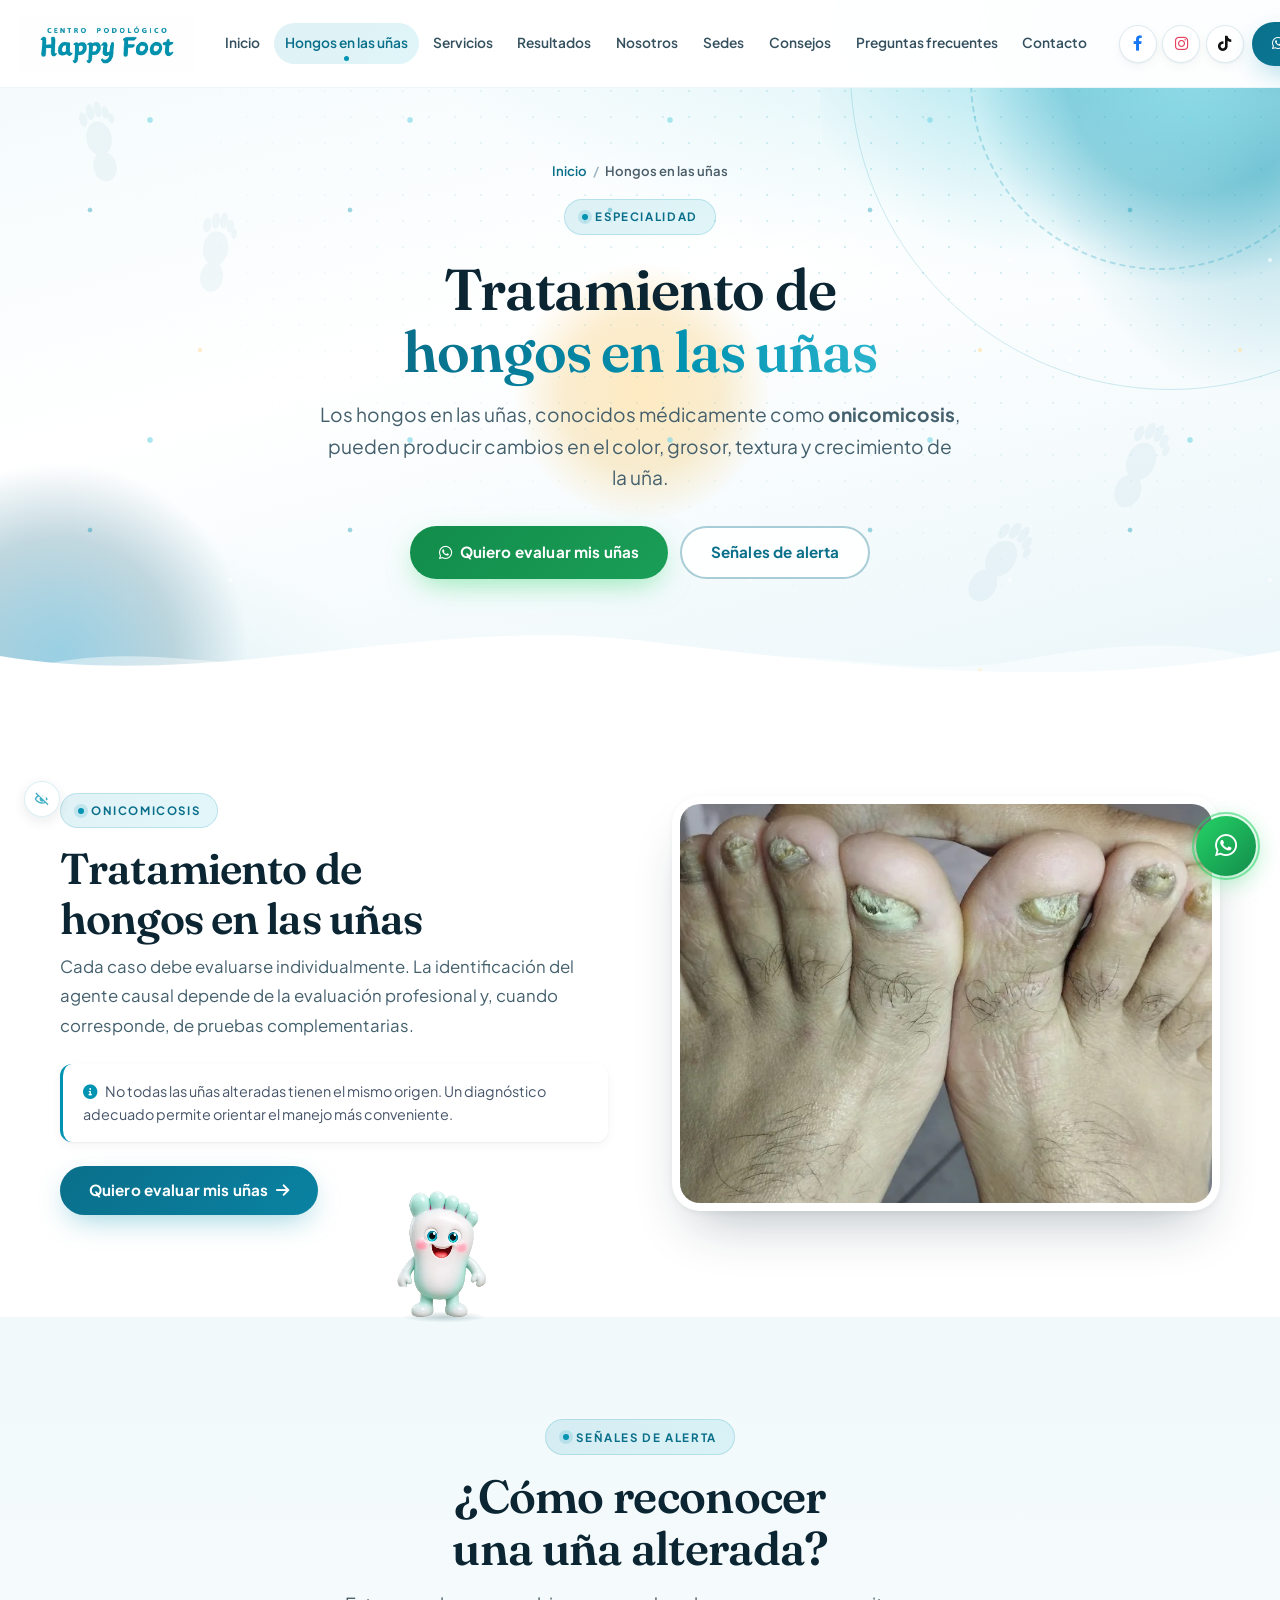
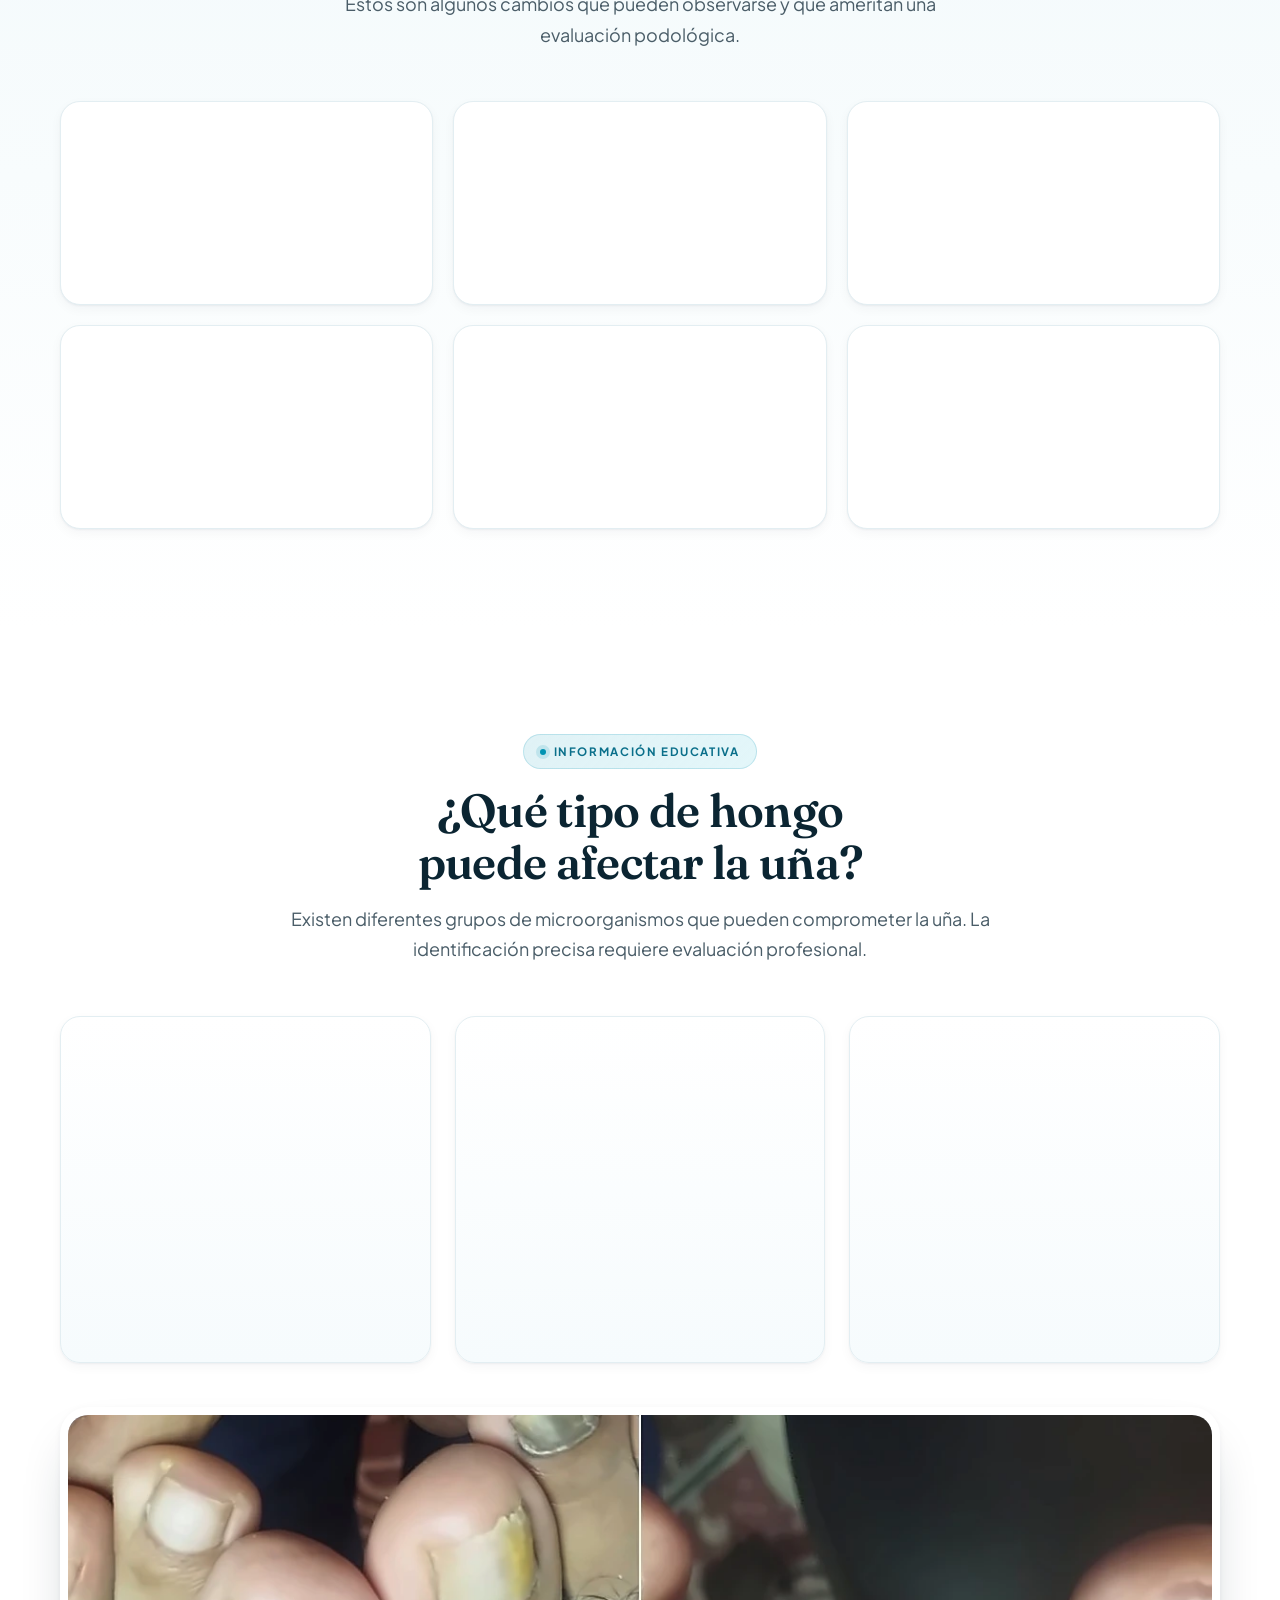
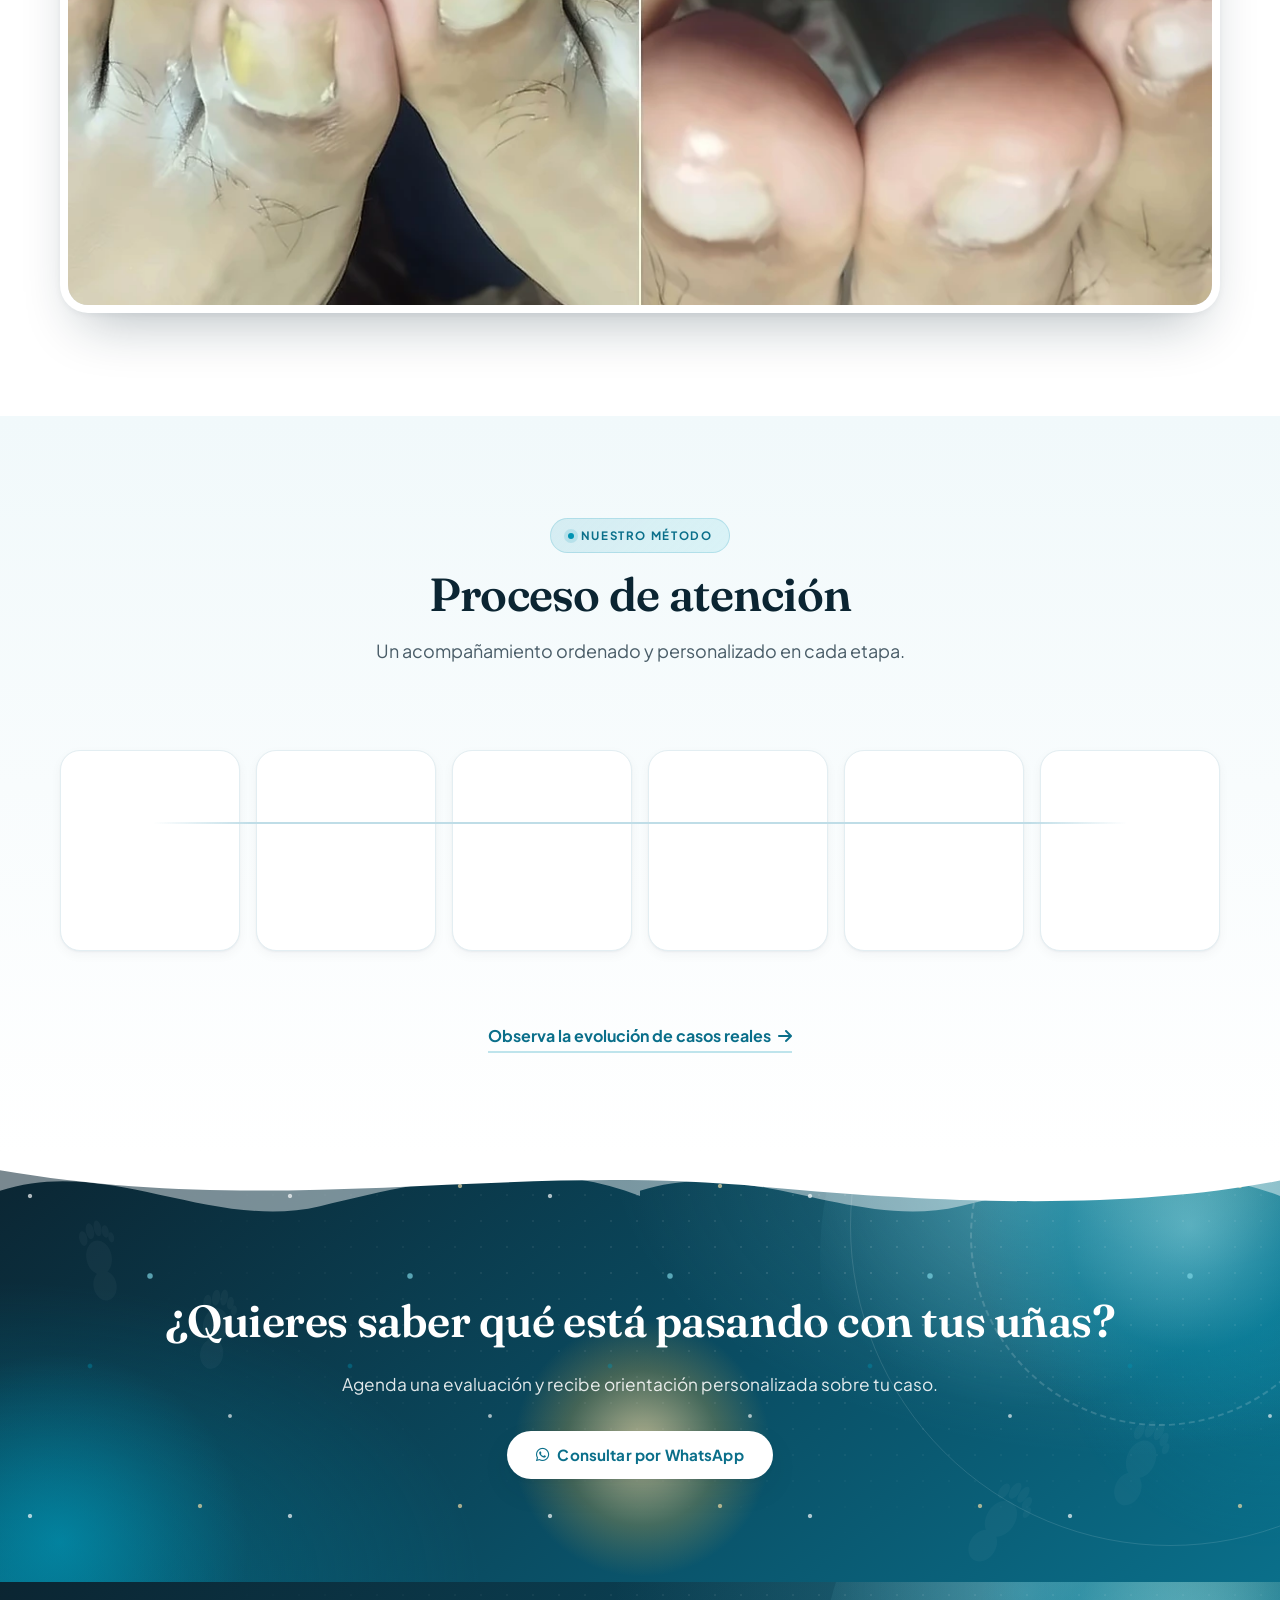
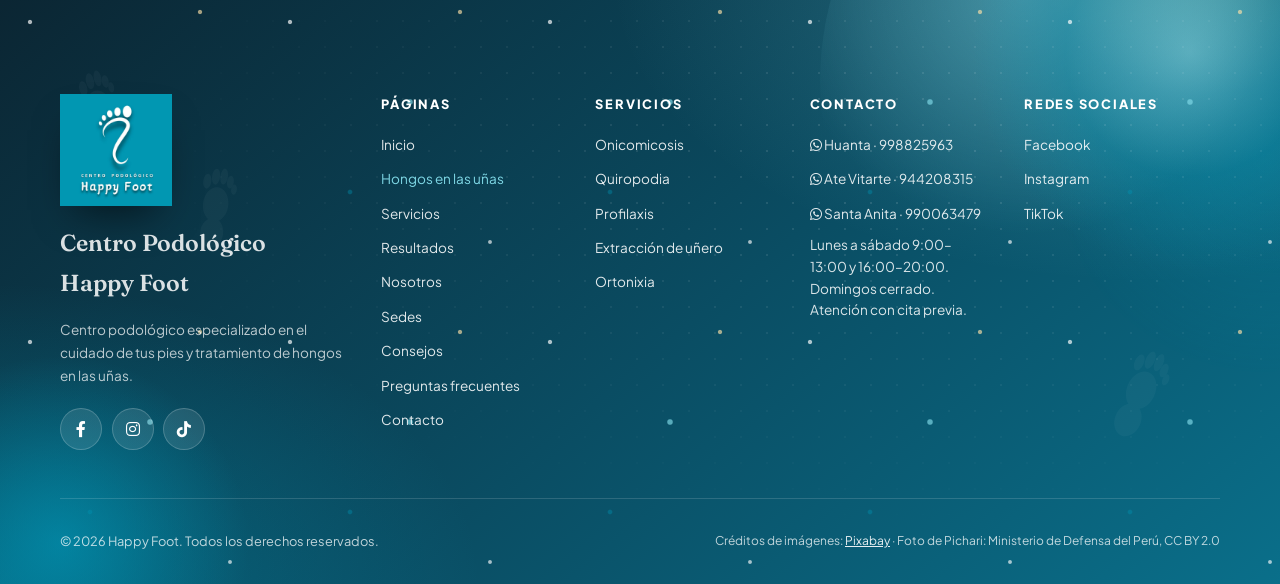
<file: hongos-en-las-unas.html>
<!DOCTYPE html>
<html lang="es">
<head>
  <meta charset="UTF-8">
  <meta name="viewport" content="width=device-width, initial-scale=1.0, viewport-fit=cover">
  <title>Tratamiento de hongos en las uñas (onicomicosis) | Happy Foot</title>
  <meta name="description" content="Onicomicosis: cómo reconocer una uña alterada, qué tipos de hongos pueden afectarla y cómo es el proceso de atención en el Centro Podológico Happy Foot.">
  <link rel="canonical" href="https://happyfootgeneral.github.io/Centro-Podol-gico-Happy-Foot/hongos-en-las-unas.html">
  <meta name="robots" content="index, follow">
  <meta name="theme-color" content="#0193B2">
  <meta property="og:site_name" content="Centro Podológico Happy Foot">
  <meta property="og:title" content="Tratamiento de hongos en las uñas (onicomicosis) | Happy Foot">
  <meta property="og:description" content="Onicomicosis: cómo reconocer una uña alterada, qué tipos de hongos pueden afectarla y cómo es el proceso de atención en el Centro Podológico Happy Foot.">
  <meta property="og:type" content="website">
  <meta property="og:url" content="https://happyfootgeneral.github.io/Centro-Podol-gico-Happy-Foot/hongos-en-las-unas.html">
  <meta property="og:image" content="https://happyfootgeneral.github.io/Centro-Podol-gico-Happy-Foot/img/og-image.jpg">
  <meta property="og:image:width" content="1200">
  <meta property="og:image:height" content="630">
  <meta property="og:image:alt" content="Logo del Centro Podológico Happy Foot">
  <meta property="og:locale" content="es_PE">
  <meta name="twitter:card" content="summary_large_image">
  <meta name="twitter:title" content="Tratamiento de hongos en las uñas (onicomicosis) | Happy Foot">
  <meta name="twitter:description" content="Onicomicosis: cómo reconocer una uña alterada, qué tipos de hongos pueden afectarla y cómo es el proceso de atención en el Centro Podológico Happy Foot.">
  <meta name="twitter:image" content="https://happyfootgeneral.github.io/Centro-Podol-gico-Happy-Foot/img/og-image.jpg">
  <link rel="icon" href="favicon.ico" sizes="any">
  <link rel="icon" type="image/png" sizes="32x32" href="img/favicon-32.png">
  <link rel="apple-touch-icon" href="img/apple-touch-icon.png">
  <link rel="manifest" href="site.webmanifest">
  <link rel="preconnect" href="https://fonts.googleapis.com">
  <link rel="preconnect" href="https://fonts.gstatic.com" crossorigin>
  <link href="https://fonts.googleapis.com/css2?family=Fraunces:opsz,wght@9..144,500;9..144,600;9..144,700&family=Plus+Jakarta+Sans:wght@400;500;600;700;800&display=swap" rel="stylesheet">
  <link rel="stylesheet" href="https://cdnjs.cloudflare.com/ajax/libs/font-awesome/6.0.0-beta3/css/all.min.css" media="print" onload="this.media='all'">
  <noscript><link rel="stylesheet" href="https://cdnjs.cloudflare.com/ajax/libs/font-awesome/6.0.0-beta3/css/all.min.css"></noscript>
  <link rel="stylesheet" href="css/styles.css?v=12">
  <script>document.documentElement.classList.add('js');</script>
  <script type="application/ld+json">{"@context":"https://schema.org","@type":"BreadcrumbList","itemListElement":[{"@type":"ListItem","position":1,"name":"Inicio","item":"https://happyfootgeneral.github.io/Centro-Podol-gico-Happy-Foot/"},{"@type":"ListItem","position":2,"name":"Hongos en las uñas","item":"https://happyfootgeneral.github.io/Centro-Podol-gico-Happy-Foot/hongos-en-las-unas.html"}]}</script>
</head>
<body>
  <a class="skip-link" href="#contenido">Saltar al contenido</a>

  <header class="header" id="header">
    <div class="container header-inner">
      <a href="./" class="logo" aria-label="Centro Podológico Happy Foot - Inicio">
        <img src="img/logo-horizontal.webp" alt="Centro Podológico Happy Foot" class="logo-wordmark" width="1086" height="362">
      </a>
      <nav class="nav" id="mainNav" aria-label="Navegación principal">
        <a href="./">Inicio</a>
        <a href="hongos-en-las-unas.html" aria-current="page">Hongos en las uñas</a>
        <a href="servicios.html">Servicios</a>
        <a href="resultados.html">Resultados</a>
        <a href="nosotros.html">Nosotros</a>
        <a href="sedes.html">Sedes</a>
        <a href="consejos.html">Consejos</a>
        <a href="preguntas-frecuentes.html">Preguntas frecuentes</a>
        <a href="contacto.html">Contacto</a>
        <div class="nav-extra">
          <div class="nav-social"><a href="https://www.facebook.com/profile.php?id=61554678720027" target="_blank" rel="noopener" class="hs-facebook" aria-label="Facebook de Happy Foot (se abre en una pestaña nueva)"><i class="fab fa-facebook-f" aria-hidden="true"></i> Facebook</a><a href="https://www.instagram.com/podologiahappyfoot/" target="_blank" rel="noopener" class="hs-instagram" aria-label="Instagram de Happy Foot (se abre en una pestaña nueva)"><i class="fab fa-instagram" aria-hidden="true"></i> Instagram</a><a href="https://www.tiktok.com/@podologiahappyfoot" target="_blank" rel="noopener" class="hs-tiktok" aria-label="TikTok de Happy Foot (se abre en una pestaña nueva)"><i class="fab fa-tiktok" aria-hidden="true"></i> TikTok</a></div>
          <button type="button" class="btn btn-whatsapp js-open-wa-selector" data-wa-msg="Hola Happy Foot, quiero reservar una cita."><i class="fab fa-whatsapp" aria-hidden="true"></i> Reservar cita por WhatsApp</button>
        </div>
      </nav>
      <div class="header-cta">
        <div class="header-social"><a href="https://www.facebook.com/profile.php?id=61554678720027" target="_blank" rel="noopener" class="hs-facebook" aria-label="Facebook de Happy Foot (se abre en una pestaña nueva)"><i class="fab fa-facebook-f" aria-hidden="true"></i></a><a href="https://www.instagram.com/podologiahappyfoot/" target="_blank" rel="noopener" class="hs-instagram" aria-label="Instagram de Happy Foot (se abre en una pestaña nueva)"><i class="fab fa-instagram" aria-hidden="true"></i></a><a href="https://www.tiktok.com/@podologiahappyfoot" target="_blank" rel="noopener" class="hs-tiktok" aria-label="TikTok de Happy Foot (se abre en una pestaña nueva)"><i class="fab fa-tiktok" aria-hidden="true"></i></a></div>
        <button type="button" class="btn btn-primary btn-sm js-open-wa-selector" data-wa-msg="Hola Happy Foot, quiero reservar una cita." aria-label="Reservar cita por WhatsApp"><i class="fab fa-whatsapp" aria-hidden="true"></i><span class="btn-text">Reservar cita</span></button>
        <button class="hamburger" id="hamburger" type="button" aria-label="Abrir menú de navegación" aria-expanded="false" aria-controls="mainNav"><span></span><span></span><span></span></button>
      </div>
    </div>
  </header>

  <main id="contenido">

    <section class="page-hero layered">
      <div class="layer-stack" aria-hidden="true"><div class="lb-base"></div><div class="lb-aurora"><i></i></div><div class="lb-orb o1 px px-b"><i></i></div><div class="lb-orb o2 px px-n"><i></i></div><div class="lb-orb o3 px px-c"><i></i></div><div class="lb-dots px px-a"></div><div class="lb-ring r1 px px-a"></div><div class="lb-ring r2 px px-b"><i></i></div><div class="lb-prints px px-c"><div class="lb-prints-in"><svg class="lb-print p1" viewBox="0 0 80 160" fill="currentColor" focusable="false"><ellipse cx="40" cy="122" rx="20" ry="26"/><ellipse cx="40" cy="72" rx="22" ry="30"/><ellipse cx="20" cy="34" rx="7" ry="13"/><ellipse cx="34" cy="24" rx="7" ry="14"/><ellipse cx="48" cy="22" rx="6.5" ry="14"/><ellipse cx="60" cy="30" rx="6" ry="11"/><ellipse cx="68" cy="42" rx="5" ry="9"/></svg><svg class="lb-print p2" viewBox="0 0 80 160" fill="currentColor" focusable="false"><ellipse cx="40" cy="122" rx="20" ry="26"/><ellipse cx="40" cy="72" rx="22" ry="30"/><ellipse cx="20" cy="34" rx="7" ry="13"/><ellipse cx="34" cy="24" rx="7" ry="14"/><ellipse cx="48" cy="22" rx="6.5" ry="14"/><ellipse cx="60" cy="30" rx="6" ry="11"/><ellipse cx="68" cy="42" rx="5" ry="9"/></svg><svg class="lb-print p3" viewBox="0 0 80 160" fill="currentColor" focusable="false"><ellipse cx="40" cy="122" rx="20" ry="26"/><ellipse cx="40" cy="72" rx="22" ry="30"/><ellipse cx="20" cy="34" rx="7" ry="13"/><ellipse cx="34" cy="24" rx="7" ry="14"/><ellipse cx="48" cy="22" rx="6.5" ry="14"/><ellipse cx="60" cy="30" rx="6" ry="11"/><ellipse cx="68" cy="42" rx="5" ry="9"/></svg><svg class="lb-print p4" viewBox="0 0 80 160" fill="currentColor" focusable="false"><ellipse cx="40" cy="122" rx="20" ry="26"/><ellipse cx="40" cy="72" rx="22" ry="30"/><ellipse cx="20" cy="34" rx="7" ry="13"/><ellipse cx="34" cy="24" rx="7" ry="14"/><ellipse cx="48" cy="22" rx="6.5" ry="14"/><ellipse cx="60" cy="30" rx="6" ry="11"/><ellipse cx="68" cy="42" rx="5" ry="9"/></svg></div></div><div class="lb-dust"></div><div class="lb-bubbles"><span style="--i:0"></span><span style="--i:1"></span><span style="--i:2"></span><span style="--i:3"></span><span style="--i:4"></span><span style="--i:5"></span></div></div>
      <div class="container">
        <nav aria-label="Ruta de navegación"><ol class="breadcrumb"><li><a href="./">Inicio</a></li><li aria-current="page">Hongos en las uñas</li></ol></nav>
        <span class="badge enter" style="--e:.05s">Especialidad</span>
        <h1 class="wsplit">Tratamiento de <em>hongos en las uñas</em></h1>
        <p class="lead enter" style="--e:.6s">Los hongos en las uñas, conocidos médicamente como <strong>onicomicosis</strong>, pueden producir cambios en el color, grosor, textura y crecimiento de la uña.</p>
        <div class="hero-buttons enter-kids" style="--e:.8s"><button type="button" class="btn btn-whatsapp js-open-wa-selector" data-wa-msg="Hola Happy Foot, quiero evaluar mis uñas y recibir información sobre el tratamiento de hongos."><i class="fab fa-whatsapp" aria-hidden="true"></i> Quiero evaluar mis uñas</button><a class="btn btn-outline" href="#sintomas">Señales de alerta</a></div>
      </div>
      <div class="wave wave-bottom" aria-hidden="true"><svg viewBox="0 0 1440 120" preserveAspectRatio="none" focusable="false"><path d="M0,64 C240,120 480,0 720,40 C960,80 1200,120 1440,56 L1440,120 L0,120 Z" fill="#FFFFFF"/></svg><svg class="wave-drift" viewBox="0 0 2880 120" preserveAspectRatio="none" focusable="false"><g><path d="M0,96 C320,20 560,110 860,70 C1110,38 1290,40 1440,80 L1440,120 L0,120 Z" fill="#FFFFFF" fill-opacity="0.45"/></g><g transform="translate(1440,0)"><path d="M0,96 C320,20 560,110 860,70 C1110,38 1290,40 1440,80 L1440,120 L0,120 Z" fill="#FFFFFF" fill-opacity="0.45"/></g></svg></div>
    </section>

    <section class="section bg-white" id="onicomicosis">
      <div class="container split">
        <div class="fungus-content">
          <span class="badge reveal">Onicomicosis</span>
          <h2 class="display-h2 reveal">Tratamiento de hongos en las uñas</h2>
          <p class="reveal">Cada caso debe evaluarse individualmente. La identificación del agente causal depende de la evaluación profesional y, cuando corresponde, de pruebas complementarias.</p>
          <div class="note reveal"><i class="fas fa-info-circle" aria-hidden="true" style="color: var(--brand); margin-right: 0.5rem;"></i>No todas las uñas alteradas tienen el mismo origen. Un diagnóstico adecuado permite orientar el manejo más conveniente.</div>
          <div class="reveal"><button type="button" class="btn btn-primary js-open-wa-selector" data-wa-msg="Hola Happy Foot, quiero evaluar mis uñas y recibir información sobre el tratamiento de hongos.">Quiero evaluar mis uñas <i class="fas fa-arrow-right" aria-hidden="true"></i></button></div>
        </div>
        <div class="media-frame"><div class="inner" style="aspect-ratio:4/3"><img src="img/onicomicosis-caso1-antes.webp" alt="Uña afectada por hongos - onicomicosis caso 1" width="600" height="450" loading="lazy" decoding="async" class="js-img-fallback"></div></div>
      </div>
    </section>

    <section class="section bg-soft" id="sintomas">
      <div class="container">
        <div class="section-header reveal">
          <span class="badge">Señales de alerta</span>
          <h2>¿Cómo reconocer una uña alterada?</h2>
          <p>Estos son algunos cambios que pueden observarse y que ameritan una evaluación podológica.</p>
        </div>
        <div class="symptoms-grid stagger">
          <div class="symptom-card reveal"><div class="symptom-icon"><i class="fas fa-palette" aria-hidden="true"></i></div><h3>Cambio de color</h3><p>La uña puede tornarse amarillenta, blanquecina, marrón o incluso negruzca.</p></div>
          <div class="symptom-card reveal"><div class="symptom-icon"><i class="fas fa-layer-group" aria-hidden="true"></i></div><h3>Engrosamiento</h3><p>La uña aumenta de grosor y puede volverse más difícil de cortar.</p></div>
          <div class="symptom-card reveal"><div class="symptom-icon"><i class="fas fa-heart-broken" aria-hidden="true"></i></div><h3>Fragilidad</h3><p>La uña se quiebra, descama o desmorona con facilidad.</p></div>
          <div class="symptom-card reveal"><div class="symptom-icon"><i class="fas fa-exclamation-triangle" aria-hidden="true"></i></div><h3>Desprendimiento</h3><p>La uña puede separarse del lecho ungueal de forma parcial o total.</p></div>
          <div class="symptom-card reveal"><div class="symptom-icon"><i class="fas fa-grip-lines" aria-hidden="true"></i></div><h3>Alteraciones de la superficie</h3><p>Aparecen estrías, manchas, rugosidades o irregularidades en la superficie.</p></div>
          <div class="symptom-card reveal"><div class="symptom-icon"><i class="fas fa-seedling" aria-hidden="true"></i></div><h3>Cambios en el crecimiento</h3><p>El crecimiento se vuelve lento, irregular o deformado.</p></div>
        </div>
      </div>
    </section>

    <section class="section bg-white" id="tipos">
      <div class="container">
        <div class="section-header reveal">
          <span class="badge">Información educativa</span>
          <h2>¿Qué tipo de hongo puede afectar la uña?</h2>
          <p>Existen diferentes grupos de microorganismos que pueden comprometer la uña. La identificación precisa requiere evaluación profesional.</p>
        </div>
        <div class="types-grid stagger">
          <div class="type-card reveal"><div class="type-icon"><i class="fas fa-dna" aria-hidden="true"></i></div><h3>Dermatofitos</h3><p>Son los agentes más frecuentemente asociados a la onicomicosis. Pueden afectar la uña y la piel circundante.</p><div class="note">La confirmación del tipo de hongo requiere evaluación profesional y, cuando corresponde, pruebas complementarias.</div></div>
          <div class="type-card reveal"><div class="type-icon"><i class="fas fa-circle" aria-hidden="true"></i></div><h3>Levaduras</h3><p>Pueden colonizar la uña, especialmente en condiciones de humedad o alteraciones previas.</p><div class="note">No es posible determinar el tipo de hongo solo con una fotografía. Se requiere valoración profesional.</div></div>
          <div class="type-card reveal"><div class="type-icon"><i class="fas fa-spa" aria-hidden="true"></i></div><h3>Mohos</h3><p>Menos frecuentes, pero pueden afectar uñas previamente dañadas o debilitadas.</p><div class="note">La identificación del agente causal depende de la evaluación profesional y pruebas específicas.</div></div>
        </div>
        <div class="media-frame" style="margin-top:2.75rem">
          <div class="inner" style="aspect-ratio:21/9"><img src="img/carrusel-onicomicosis-grado1.webp" alt="Evolución de onicomicosis en un paciente de Happy Foot" width="1200" height="800" loading="lazy" decoding="async" class="js-img-fallback" style="object-position: 50% 15%;"></div>
        </div>
      </div>
    </section>

    <section class="section bg-soft" id="proceso">
      <div class="container">
        <div class="section-header reveal">
          <span class="badge">Nuestro método</span>
          <h2>Proceso de atención</h2>
          <p>Un acompañamiento ordenado y personalizado en cada etapa.</p>
        </div>
        <div class="process-timeline stagger">
          <div class="process-step reveal"><div class="step-number" aria-hidden="true">01</div><div class="step-dot"></div><h3>Evaluación</h3><p>Valoramos el estado general de tus pies y uñas.</p></div>
          <div class="process-step reveal"><div class="step-number" aria-hidden="true">02</div><div class="step-dot"></div><h3>Valoración de la uña</h3><p>Observamos color, grosor, textura y crecimiento.</p></div>
          <div class="process-step reveal"><div class="step-number" aria-hidden="true">03</div><div class="step-dot"></div><h3>Limpieza y manejo</h3><p>Realizamos el manejo podológico adecuado según el caso.</p></div>
          <div class="process-step reveal"><div class="step-number" aria-hidden="true">04</div><div class="step-dot"></div><h3>Plan personalizado</h3><p>Diseñamos un plan adaptado a tus necesidades.</p></div>
          <div class="process-step reveal"><div class="step-number" aria-hidden="true">05</div><div class="step-dot"></div><h3>Seguimiento</h3><p>Acompañamos la evolución de forma periódica.</p></div>
          <div class="process-step reveal"><div class="step-number" aria-hidden="true">06</div><div class="step-dot"></div><h3>Evaluación de evolución</h3><p>Revisamos los cambios a medida que la uña crece.</p></div>
        </div>
        <p class="center" style="margin-top:2.5rem"><a class="text-link" href="resultados.html">Observa la evolución de casos reales <i class="fas fa-arrow-right" aria-hidden="true"></i></a></p>
      </div>
    </section>

    <section class="cta-band layered dark on-dark">
      <div class="layer-stack" aria-hidden="true"><div class="lb-base"></div><div class="lb-aurora"><i></i></div><div class="lb-orb o1 px px-b"><i></i></div><div class="lb-orb o2 px px-n"><i></i></div><div class="lb-orb o3 px px-c"><i></i></div><div class="lb-dots px px-a"></div><div class="lb-ring r1 px px-a"></div><div class="lb-ring r2 px px-b"><i></i></div><div class="lb-prints px px-c"><div class="lb-prints-in"><svg class="lb-print p1" viewBox="0 0 80 160" fill="currentColor" focusable="false"><ellipse cx="40" cy="122" rx="20" ry="26"/><ellipse cx="40" cy="72" rx="22" ry="30"/><ellipse cx="20" cy="34" rx="7" ry="13"/><ellipse cx="34" cy="24" rx="7" ry="14"/><ellipse cx="48" cy="22" rx="6.5" ry="14"/><ellipse cx="60" cy="30" rx="6" ry="11"/><ellipse cx="68" cy="42" rx="5" ry="9"/></svg><svg class="lb-print p2" viewBox="0 0 80 160" fill="currentColor" focusable="false"><ellipse cx="40" cy="122" rx="20" ry="26"/><ellipse cx="40" cy="72" rx="22" ry="30"/><ellipse cx="20" cy="34" rx="7" ry="13"/><ellipse cx="34" cy="24" rx="7" ry="14"/><ellipse cx="48" cy="22" rx="6.5" ry="14"/><ellipse cx="60" cy="30" rx="6" ry="11"/><ellipse cx="68" cy="42" rx="5" ry="9"/></svg><svg class="lb-print p3" viewBox="0 0 80 160" fill="currentColor" focusable="false"><ellipse cx="40" cy="122" rx="20" ry="26"/><ellipse cx="40" cy="72" rx="22" ry="30"/><ellipse cx="20" cy="34" rx="7" ry="13"/><ellipse cx="34" cy="24" rx="7" ry="14"/><ellipse cx="48" cy="22" rx="6.5" ry="14"/><ellipse cx="60" cy="30" rx="6" ry="11"/><ellipse cx="68" cy="42" rx="5" ry="9"/></svg><svg class="lb-print p4" viewBox="0 0 80 160" fill="currentColor" focusable="false"><ellipse cx="40" cy="122" rx="20" ry="26"/><ellipse cx="40" cy="72" rx="22" ry="30"/><ellipse cx="20" cy="34" rx="7" ry="13"/><ellipse cx="34" cy="24" rx="7" ry="14"/><ellipse cx="48" cy="22" rx="6.5" ry="14"/><ellipse cx="60" cy="30" rx="6" ry="11"/><ellipse cx="68" cy="42" rx="5" ry="9"/></svg></div></div><div class="lb-dust"></div><div class="lb-bubbles"><span style="--i:0"></span><span style="--i:1"></span><span style="--i:2"></span><span style="--i:3"></span><span style="--i:4"></span><span style="--i:5"></span><span style="--i:6"></span><span style="--i:7"></span></div></div>
      <div class="wave wave-top" aria-hidden="true"><svg viewBox="0 0 1440 120" preserveAspectRatio="none" focusable="false"><path d="M0,96 C320,20 560,110 860,70 C1110,38 1290,40 1440,80 L1440,120 L0,120 Z" fill="#FFFFFF"/></svg><svg class="wave-drift" viewBox="0 0 2880 120" preserveAspectRatio="none" focusable="false"><g><path d="M0,64 C240,120 480,0 720,40 C960,80 1200,120 1440,56 L1440,120 L0,120 Z" fill="#FFFFFF" fill-opacity="0.45"/></g><g transform="translate(1440,0)"><path d="M0,64 C240,120 480,0 720,40 C960,80 1200,120 1440,56 L1440,120 L0,120 Z" fill="#FFFFFF" fill-opacity="0.45"/></g></svg></div>
      <div class="container">
        <h2 class="reveal">¿Quieres saber qué está pasando con tus uñas?</h2>
        <p class="reveal">Agenda una evaluación y recibe orientación personalizada sobre tu caso.</p>
        <div class="reveal"><button type="button" class="btn btn-white js-open-wa-selector" data-wa-msg="Hola Happy Foot, quisiera una evaluación de mis uñas para saber qué está pasando."><i class="fab fa-whatsapp" aria-hidden="true"></i> Consultar por WhatsApp</button></div>
      </div>
    </section>

  </main>

  <footer class="footer layered dark on-dark">
    <div class="layer-stack" aria-hidden="true"><div class="lb-base"></div><div class="lb-aurora"><i></i></div><div class="lb-orb o1 px px-b"><i></i></div><div class="lb-orb o2 px px-n"><i></i></div><div class="lb-dots px px-a"></div><div class="lb-prints px px-c"><div class="lb-prints-in"><svg class="lb-print p1" viewBox="0 0 80 160" fill="currentColor" focusable="false"><ellipse cx="40" cy="122" rx="20" ry="26"/><ellipse cx="40" cy="72" rx="22" ry="30"/><ellipse cx="20" cy="34" rx="7" ry="13"/><ellipse cx="34" cy="24" rx="7" ry="14"/><ellipse cx="48" cy="22" rx="6.5" ry="14"/><ellipse cx="60" cy="30" rx="6" ry="11"/><ellipse cx="68" cy="42" rx="5" ry="9"/></svg><svg class="lb-print p2" viewBox="0 0 80 160" fill="currentColor" focusable="false"><ellipse cx="40" cy="122" rx="20" ry="26"/><ellipse cx="40" cy="72" rx="22" ry="30"/><ellipse cx="20" cy="34" rx="7" ry="13"/><ellipse cx="34" cy="24" rx="7" ry="14"/><ellipse cx="48" cy="22" rx="6.5" ry="14"/><ellipse cx="60" cy="30" rx="6" ry="11"/><ellipse cx="68" cy="42" rx="5" ry="9"/></svg><svg class="lb-print p3" viewBox="0 0 80 160" fill="currentColor" focusable="false"><ellipse cx="40" cy="122" rx="20" ry="26"/><ellipse cx="40" cy="72" rx="22" ry="30"/><ellipse cx="20" cy="34" rx="7" ry="13"/><ellipse cx="34" cy="24" rx="7" ry="14"/><ellipse cx="48" cy="22" rx="6.5" ry="14"/><ellipse cx="60" cy="30" rx="6" ry="11"/><ellipse cx="68" cy="42" rx="5" ry="9"/></svg></div></div><div class="lb-dust"></div><div class="lb-bubbles"><span style="--i:0"></span><span style="--i:1"></span><span style="--i:2"></span><span style="--i:3"></span><span style="--i:4"></span><span style="--i:5"></span></div></div>
    <div class="container">
      <div class="footer-grid">
        <div class="footer-brand">
          <img src="img/logo.png" alt="Centro Podológico Happy Foot" class="footer-logo" width="600" height="600" loading="lazy" decoding="async">
          <p class="brand-line">Centro Podológico Happy Foot</p>
          <p>Centro podológico especializado en el cuidado de tus pies y tratamiento de hongos en las uñas.</p>
          <div class="footer-social"><a href="https://www.facebook.com/profile.php?id=61554678720027" target="_blank" rel="noopener" class="" aria-label="Facebook de Happy Foot (se abre en una pestaña nueva)"><i class="fab fa-facebook-f" aria-hidden="true"></i></a><a href="https://www.instagram.com/podologiahappyfoot/" target="_blank" rel="noopener" class="" aria-label="Instagram de Happy Foot (se abre en una pestaña nueva)"><i class="fab fa-instagram" aria-hidden="true"></i></a><a href="https://www.tiktok.com/@podologiahappyfoot" target="_blank" rel="noopener" class="" aria-label="TikTok de Happy Foot (se abre en una pestaña nueva)"><i class="fab fa-tiktok" aria-hidden="true"></i></a></div>
        </div>
        <div class="footer-col"><h2 class="footer-h">Páginas</h2><ul><li><a href="./">Inicio</a></li><li><a href="hongos-en-las-unas.html" aria-current="page">Hongos en las uñas</a></li><li><a href="servicios.html">Servicios</a></li><li><a href="resultados.html">Resultados</a></li><li><a href="nosotros.html">Nosotros</a></li><li><a href="sedes.html">Sedes</a></li><li><a href="consejos.html">Consejos</a></li><li><a href="preguntas-frecuentes.html">Preguntas frecuentes</a></li><li><a href="contacto.html">Contacto</a></li></ul></div>
        <div class="footer-col"><h2 class="footer-h">Servicios</h2><ul><li><a href="servicios.html#servicio-onicomicosis">Onicomicosis</a></li><li><a href="servicios.html#servicio-quiropodia">Quiropodia</a></li><li><a href="servicios.html#servicio-profilaxis">Profilaxis</a></li><li><a href="servicios.html#servicio-unero">Extracción de uñero</a></li><li><a href="servicios.html#servicio-ortonixia">Ortonixia</a></li></ul></div>
        <div class="footer-col"><h2 class="footer-h">Contacto</h2><ul><li><a href="https://wa.me/51998825963?text=Hola%20Happy%20Foot%2C%20quiero%20consultar%20sobre%20la%20sede%20de%20Huanta." target="_blank" rel="noopener"><i class="fab fa-whatsapp" aria-hidden="true"></i> Huanta · 998825963</a></li><li><a href="https://wa.me/51944208315?text=Hola%20Happy%20Foot%2C%20quiero%20consultar%20sobre%20la%20sede%20de%20Ate%20Vitarte." target="_blank" rel="noopener"><i class="fab fa-whatsapp" aria-hidden="true"></i> Ate Vitarte · 944208315</a></li><li><a href="https://wa.me/51990063479?text=Hola%20Happy%20Foot%2C%20quiero%20consultar%20sobre%20la%20sede%20de%20Santa%20Anita." target="_blank" rel="noopener"><i class="fab fa-whatsapp" aria-hidden="true"></i> Santa Anita · 990063479</a></li></ul><p class="footer-hours">Lunes a sábado 9:00–13:00 y 16:00–20:00. Domingos cerrado. Atención con cita previa.</p></div>
        <div class="footer-col"><h2 class="footer-h">Redes sociales</h2><ul><li><a href="https://www.facebook.com/profile.php?id=61554678720027" target="_blank" rel="noopener">Facebook</a></li><li><a href="https://www.instagram.com/podologiahappyfoot/" target="_blank" rel="noopener">Instagram</a></li><li><a href="https://www.tiktok.com/@podologiahappyfoot" target="_blank" rel="noopener">TikTok</a></li></ul></div>
      </div>
      <div class="footer-bottom">
        <p>© <span id="year">2026</span> Happy Foot. Todos los derechos reservados.</p>
        <p class="credits">Créditos de imágenes: <a href="https://pixabay.com/" target="_blank" rel="noopener">Pixabay</a> · Foto de Pichari: Ministerio de Defensa del Perú, CC BY 2.0</p>
      </div>
    </div>
  </footer>

  <div class="whatsapp-float">
    <div class="whatsapp-panel" id="whatsappPanel" role="dialog" aria-label="Selector de sede para WhatsApp">
      <h2 class="wa-h">¿En qué sede deseas reservar?</h2>
      <p class="panel-sub" id="whatsappPanelSub">Elige la sede para continuar por WhatsApp</p>
      <div id="whatsappOptions"></div>
    </div>
    <button class="whatsapp-toggle" id="whatsappToggle" type="button" aria-label="Abrir selector de sede para WhatsApp" aria-expanded="false" aria-controls="whatsappPanel"><i class="fab fa-whatsapp" aria-hidden="true"></i></button>
  </div>

  <button class="back-to-top" id="backToTop" type="button" aria-label="Volver arriba"><i class="fas fa-chevron-up" aria-hidden="true"></i></button>

  <script src="js/main.js?v=12" defer></script>
  <!-- Happy (mascota) -->
  <script>(function(){var b='happy/',v='?v=9',d=0;function go(){if(d)return;d=1;requestAnimationFrame(function(){setTimeout(function(){var s=document.createElement('script');s.src=b+'happy.js'+v;s.async=true;document.body.appendChild(s)},0)})}try{new PerformanceObserver(go).observe({type:'largest-contentful-paint',buffered:true})}catch(e){}addEventListener('load',go);setTimeout(go,1200)})()</script>
</body>
</html>
</file>
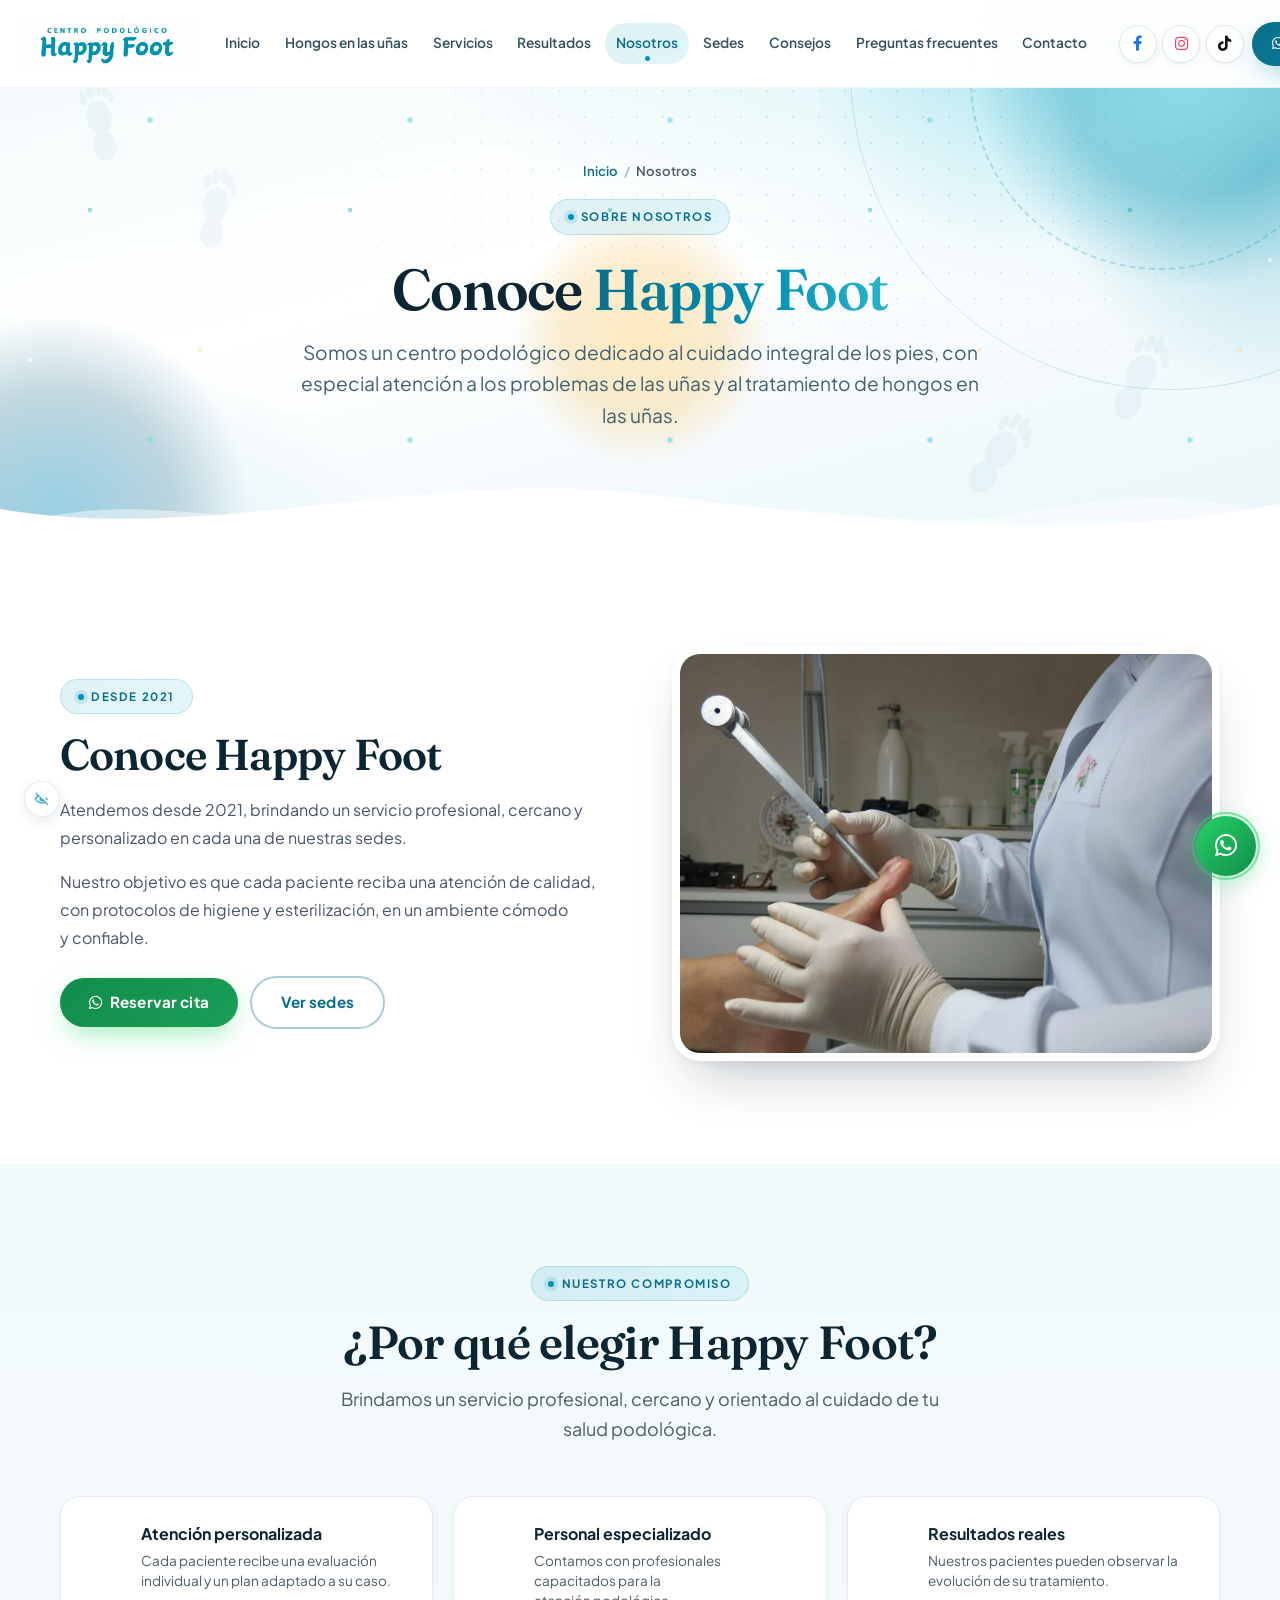
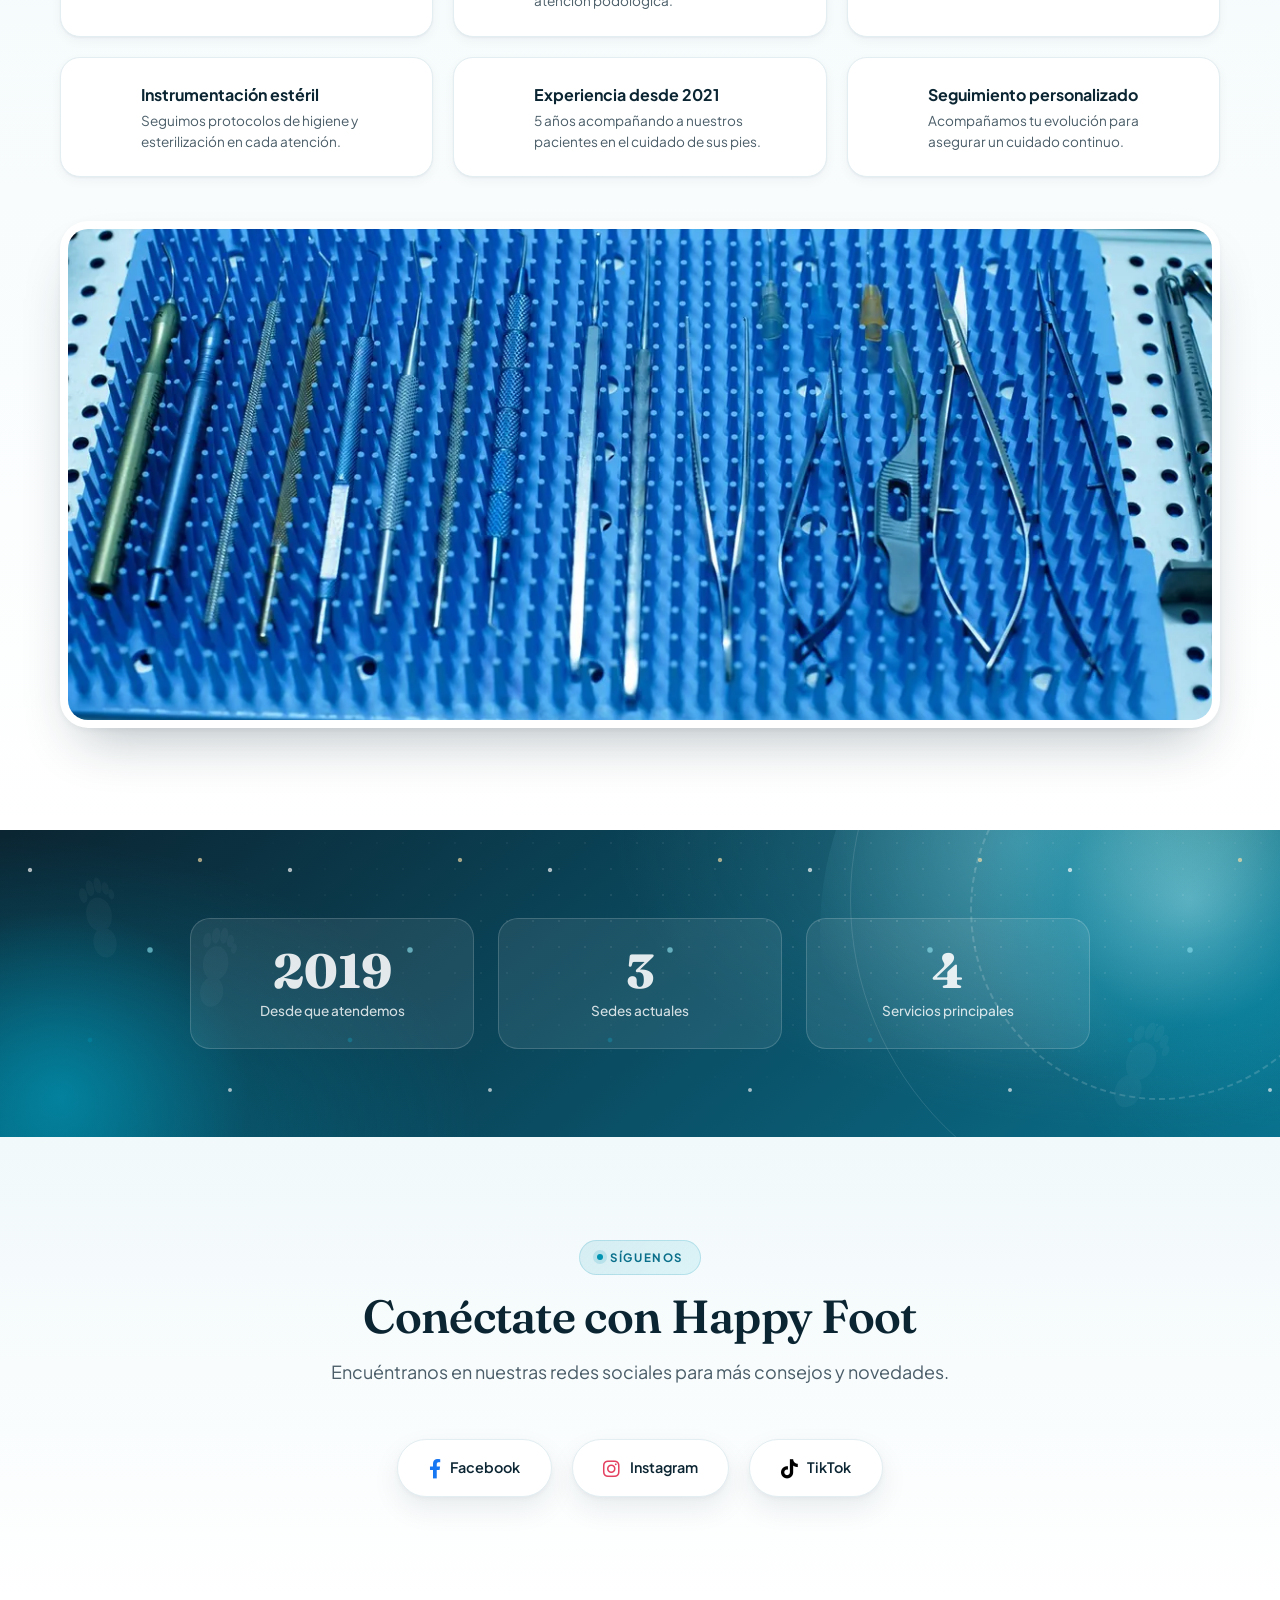
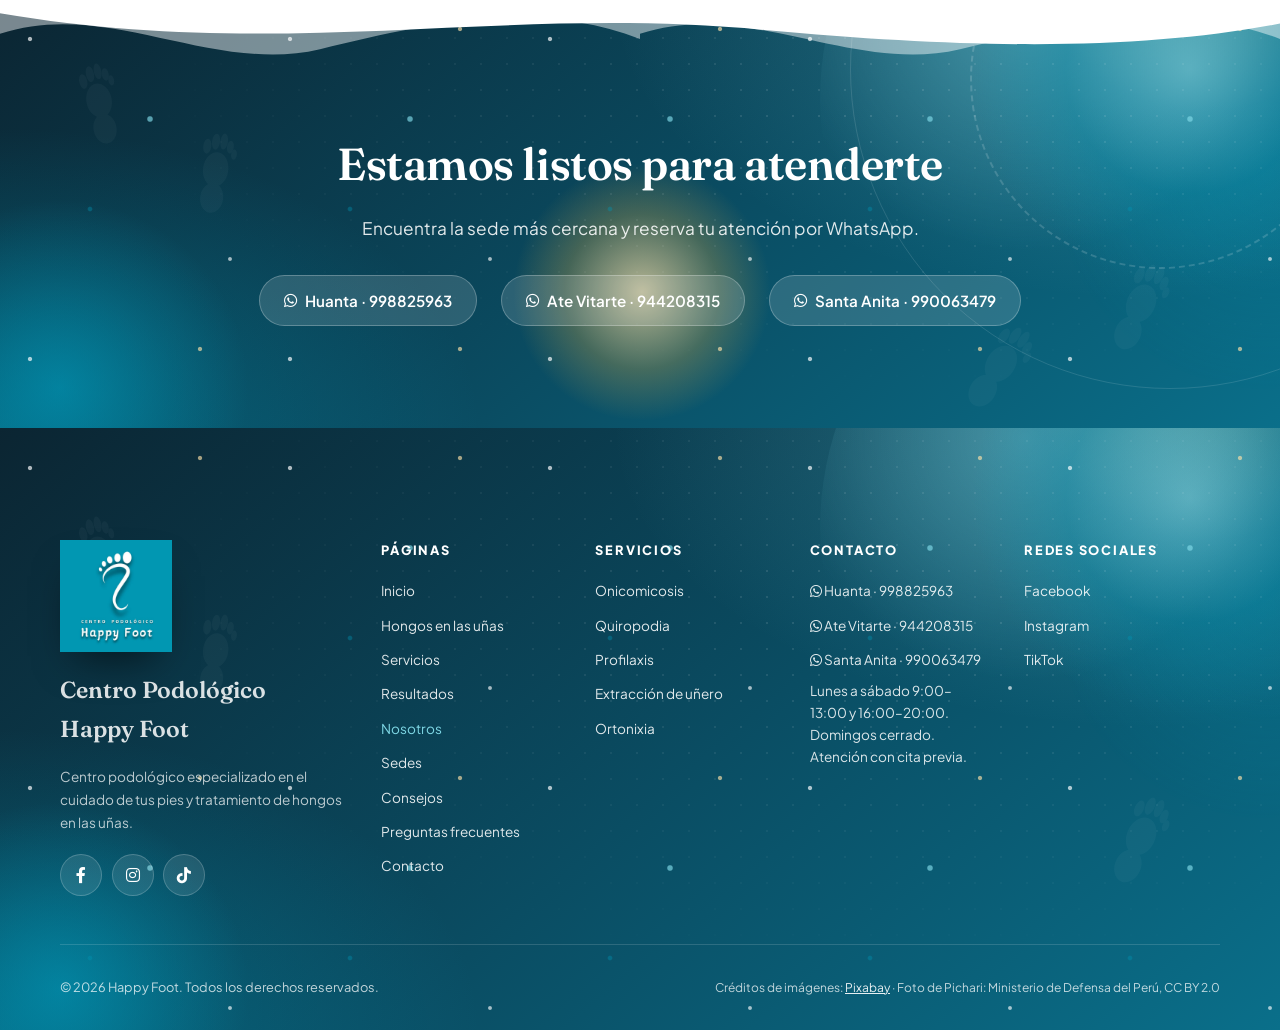
<file: nosotros.html>
<!DOCTYPE html>
<html lang="es">
<head>
  <meta charset="UTF-8">
  <meta name="viewport" content="width=device-width, initial-scale=1.0, viewport-fit=cover">
  <title>Conoce Happy Foot | Centro podológico desde 2021</title>
  <meta name="description" content="Somos un centro podológico dedicado al cuidado integral de los pies, con especial atención a los problemas de las uñas. Atendemos desde 2021 en Huanta, Ate Vitarte y Santa Anita.">
  <link rel="canonical" href="https://happyfootgeneral.github.io/Centro-Podol-gico-Happy-Foot/nosotros.html">
  <meta name="robots" content="index, follow">
  <meta name="theme-color" content="#0193B2">
  <meta property="og:site_name" content="Centro Podológico Happy Foot">
  <meta property="og:title" content="Conoce Happy Foot | Centro podológico desde 2021">
  <meta property="og:description" content="Somos un centro podológico dedicado al cuidado integral de los pies, con especial atención a los problemas de las uñas. Atendemos desde 2021 en Huanta, Ate Vitarte y Santa Anita.">
  <meta property="og:type" content="website">
  <meta property="og:url" content="https://happyfootgeneral.github.io/Centro-Podol-gico-Happy-Foot/nosotros.html">
  <meta property="og:image" content="https://happyfootgeneral.github.io/Centro-Podol-gico-Happy-Foot/img/og-image.jpg">
  <meta property="og:image:width" content="1200">
  <meta property="og:image:height" content="630">
  <meta property="og:image:alt" content="Logo del Centro Podológico Happy Foot">
  <meta property="og:locale" content="es_PE">
  <meta name="twitter:card" content="summary_large_image">
  <meta name="twitter:title" content="Conoce Happy Foot | Centro podológico desde 2021">
  <meta name="twitter:description" content="Somos un centro podológico dedicado al cuidado integral de los pies, con especial atención a los problemas de las uñas. Atendemos desde 2021 en Huanta, Ate Vitarte y Santa Anita.">
  <meta name="twitter:image" content="https://happyfootgeneral.github.io/Centro-Podol-gico-Happy-Foot/img/og-image.jpg">
  <link rel="icon" href="favicon.ico" sizes="any">
  <link rel="icon" type="image/png" sizes="32x32" href="img/favicon-32.png">
  <link rel="apple-touch-icon" href="img/apple-touch-icon.png">
  <link rel="manifest" href="site.webmanifest">
  <link rel="preconnect" href="https://fonts.googleapis.com">
  <link rel="preconnect" href="https://fonts.gstatic.com" crossorigin>
  <link href="https://fonts.googleapis.com/css2?family=Fraunces:opsz,wght@9..144,500;9..144,600;9..144,700&family=Plus+Jakarta+Sans:wght@400;500;600;700;800&display=swap" rel="stylesheet">
  <link rel="stylesheet" href="https://cdnjs.cloudflare.com/ajax/libs/font-awesome/6.0.0-beta3/css/all.min.css" media="print" onload="this.media='all'">
  <noscript><link rel="stylesheet" href="https://cdnjs.cloudflare.com/ajax/libs/font-awesome/6.0.0-beta3/css/all.min.css"></noscript>
  <link rel="stylesheet" href="css/styles.css?v=12">
  <script>document.documentElement.classList.add('js');</script>
  <script type="application/ld+json">{"@context":"https://schema.org","@type":"BreadcrumbList","itemListElement":[{"@type":"ListItem","position":1,"name":"Inicio","item":"https://happyfootgeneral.github.io/Centro-Podol-gico-Happy-Foot/"},{"@type":"ListItem","position":2,"name":"Nosotros","item":"https://happyfootgeneral.github.io/Centro-Podol-gico-Happy-Foot/nosotros.html"}]}</script>
</head>
<body>
  <a class="skip-link" href="#contenido">Saltar al contenido</a>

  <header class="header" id="header">
    <div class="container header-inner">
      <a href="./" class="logo" aria-label="Centro Podológico Happy Foot - Inicio">
        <img src="img/logo-horizontal.webp" alt="Centro Podológico Happy Foot" class="logo-wordmark" width="1086" height="362">
      </a>
      <nav class="nav" id="mainNav" aria-label="Navegación principal">
        <a href="./">Inicio</a>
        <a href="hongos-en-las-unas.html">Hongos en las uñas</a>
        <a href="servicios.html">Servicios</a>
        <a href="resultados.html">Resultados</a>
        <a href="nosotros.html" aria-current="page">Nosotros</a>
        <a href="sedes.html">Sedes</a>
        <a href="consejos.html">Consejos</a>
        <a href="preguntas-frecuentes.html">Preguntas frecuentes</a>
        <a href="contacto.html">Contacto</a>
        <div class="nav-extra">
          <div class="nav-social"><a href="https://www.facebook.com/profile.php?id=61554678720027" target="_blank" rel="noopener" class="hs-facebook" aria-label="Facebook de Happy Foot (se abre en una pestaña nueva)"><i class="fab fa-facebook-f" aria-hidden="true"></i> Facebook</a><a href="https://www.instagram.com/podologiahappyfoot/" target="_blank" rel="noopener" class="hs-instagram" aria-label="Instagram de Happy Foot (se abre en una pestaña nueva)"><i class="fab fa-instagram" aria-hidden="true"></i> Instagram</a><a href="https://www.tiktok.com/@podologiahappyfoot" target="_blank" rel="noopener" class="hs-tiktok" aria-label="TikTok de Happy Foot (se abre en una pestaña nueva)"><i class="fab fa-tiktok" aria-hidden="true"></i> TikTok</a></div>
          <button type="button" class="btn btn-whatsapp js-open-wa-selector" data-wa-msg="Hola Happy Foot, quiero reservar una cita."><i class="fab fa-whatsapp" aria-hidden="true"></i> Reservar cita por WhatsApp</button>
        </div>
      </nav>
      <div class="header-cta">
        <div class="header-social"><a href="https://www.facebook.com/profile.php?id=61554678720027" target="_blank" rel="noopener" class="hs-facebook" aria-label="Facebook de Happy Foot (se abre en una pestaña nueva)"><i class="fab fa-facebook-f" aria-hidden="true"></i></a><a href="https://www.instagram.com/podologiahappyfoot/" target="_blank" rel="noopener" class="hs-instagram" aria-label="Instagram de Happy Foot (se abre en una pestaña nueva)"><i class="fab fa-instagram" aria-hidden="true"></i></a><a href="https://www.tiktok.com/@podologiahappyfoot" target="_blank" rel="noopener" class="hs-tiktok" aria-label="TikTok de Happy Foot (se abre en una pestaña nueva)"><i class="fab fa-tiktok" aria-hidden="true"></i></a></div>
        <button type="button" class="btn btn-primary btn-sm js-open-wa-selector" data-wa-msg="Hola Happy Foot, quiero reservar una cita." aria-label="Reservar cita por WhatsApp"><i class="fab fa-whatsapp" aria-hidden="true"></i><span class="btn-text">Reservar cita</span></button>
        <button class="hamburger" id="hamburger" type="button" aria-label="Abrir menú de navegación" aria-expanded="false" aria-controls="mainNav"><span></span><span></span><span></span></button>
      </div>
    </div>
  </header>

  <main id="contenido">

    <section class="page-hero layered">
      <div class="layer-stack" aria-hidden="true"><div class="lb-base"></div><div class="lb-aurora"><i></i></div><div class="lb-orb o1 px px-b"><i></i></div><div class="lb-orb o2 px px-n"><i></i></div><div class="lb-orb o3 px px-c"><i></i></div><div class="lb-dots px px-a"></div><div class="lb-ring r1 px px-a"></div><div class="lb-ring r2 px px-b"><i></i></div><div class="lb-prints px px-c"><div class="lb-prints-in"><svg class="lb-print p1" viewBox="0 0 80 160" fill="currentColor" focusable="false"><ellipse cx="40" cy="122" rx="20" ry="26"/><ellipse cx="40" cy="72" rx="22" ry="30"/><ellipse cx="20" cy="34" rx="7" ry="13"/><ellipse cx="34" cy="24" rx="7" ry="14"/><ellipse cx="48" cy="22" rx="6.5" ry="14"/><ellipse cx="60" cy="30" rx="6" ry="11"/><ellipse cx="68" cy="42" rx="5" ry="9"/></svg><svg class="lb-print p2" viewBox="0 0 80 160" fill="currentColor" focusable="false"><ellipse cx="40" cy="122" rx="20" ry="26"/><ellipse cx="40" cy="72" rx="22" ry="30"/><ellipse cx="20" cy="34" rx="7" ry="13"/><ellipse cx="34" cy="24" rx="7" ry="14"/><ellipse cx="48" cy="22" rx="6.5" ry="14"/><ellipse cx="60" cy="30" rx="6" ry="11"/><ellipse cx="68" cy="42" rx="5" ry="9"/></svg><svg class="lb-print p3" viewBox="0 0 80 160" fill="currentColor" focusable="false"><ellipse cx="40" cy="122" rx="20" ry="26"/><ellipse cx="40" cy="72" rx="22" ry="30"/><ellipse cx="20" cy="34" rx="7" ry="13"/><ellipse cx="34" cy="24" rx="7" ry="14"/><ellipse cx="48" cy="22" rx="6.5" ry="14"/><ellipse cx="60" cy="30" rx="6" ry="11"/><ellipse cx="68" cy="42" rx="5" ry="9"/></svg><svg class="lb-print p4" viewBox="0 0 80 160" fill="currentColor" focusable="false"><ellipse cx="40" cy="122" rx="20" ry="26"/><ellipse cx="40" cy="72" rx="22" ry="30"/><ellipse cx="20" cy="34" rx="7" ry="13"/><ellipse cx="34" cy="24" rx="7" ry="14"/><ellipse cx="48" cy="22" rx="6.5" ry="14"/><ellipse cx="60" cy="30" rx="6" ry="11"/><ellipse cx="68" cy="42" rx="5" ry="9"/></svg></div></div><div class="lb-dust"></div><div class="lb-bubbles"><span style="--i:0"></span><span style="--i:1"></span><span style="--i:2"></span><span style="--i:3"></span><span style="--i:4"></span><span style="--i:5"></span></div></div>
      <div class="container">
        <nav aria-label="Ruta de navegación"><ol class="breadcrumb"><li><a href="./">Inicio</a></li><li aria-current="page">Nosotros</li></ol></nav>
        <span class="badge enter" style="--e:.05s">Sobre nosotros</span>
        <h1 class="wsplit">Conoce <em>Happy Foot</em></h1>
        <p class="lead enter" style="--e:.6s">Somos un centro podológico dedicado al cuidado integral de los pies, con especial atención a los problemas de las uñas y al tratamiento de hongos en las uñas.</p>
        
      </div>
      <div class="wave wave-bottom" aria-hidden="true"><svg viewBox="0 0 1440 120" preserveAspectRatio="none" focusable="false"><path d="M0,64 C240,120 480,0 720,40 C960,80 1200,120 1440,56 L1440,120 L0,120 Z" fill="#FFFFFF"/></svg><svg class="wave-drift" viewBox="0 0 2880 120" preserveAspectRatio="none" focusable="false"><g><path d="M0,96 C320,20 560,110 860,70 C1110,38 1290,40 1440,80 L1440,120 L0,120 Z" fill="#FFFFFF" fill-opacity="0.45"/></g><g transform="translate(1440,0)"><path d="M0,96 C320,20 560,110 860,70 C1110,38 1290,40 1440,80 L1440,120 L0,120 Z" fill="#FFFFFF" fill-opacity="0.45"/></g></svg></div>
    </section>

    <section class="section bg-white about-section" id="nosotros">
      <div class="container split">
        <div class="about-content">
          <span class="badge reveal">Desde 2021</span>
          <h2 class="reveal">Conoce Happy Foot</h2>
          <p class="reveal">Atendemos desde 2021, brindando un servicio profesional, cercano y personalizado en cada una de nuestras sedes.</p>
          <p class="reveal">Nuestro objetivo es que cada paciente reciba una atención de calidad, con protocolos de higiene y esterilización, en un ambiente cómodo y confiable.</p>
          <div class="actions reveal" style="margin-top:1.5rem"><button type="button" class="btn btn-whatsapp js-open-wa-selector" data-wa-msg="Hola Happy Foot, quiero reservar una cita."><i class="fab fa-whatsapp" aria-hidden="true"></i> Reservar cita</button><a class="btn btn-outline" href="sedes.html">Ver sedes</a></div>
        </div>
        <div class="media-frame"><div class="inner" style="aspect-ratio:4/3"><img src="img/clinica.webp" alt="Instalaciones del centro podológico Happy Foot" width="700" height="525" loading="lazy" decoding="async" class="js-img-fallback"></div></div>
      </div>
    </section>

    <section class="section bg-soft why-section" id="porque">
      <div class="container">
        <div class="section-header reveal">
          <span class="badge">Nuestro compromiso</span>
          <h2>¿Por qué elegir Happy Foot?</h2>
          <p>Brindamos un servicio profesional, cercano y orientado al cuidado de tu salud podológica.</p>
        </div>
        <div class="why-grid stagger">
          <div class="why-item reveal"><i class="fas fa-user-check" aria-hidden="true"></i><div><h3>Atención personalizada</h3><p>Cada paciente recibe una evaluación individual y un plan adaptado a su caso.</p></div></div>
          <div class="why-item reveal"><i class="fas fa-user-md" aria-hidden="true"></i><div><h3>Personal especializado</h3><p>Contamos con profesionales capacitados para la atención podológica.</p></div></div>
          <div class="why-item reveal"><i class="fas fa-star" aria-hidden="true"></i><div><h3>Resultados reales</h3><p>Nuestros pacientes pueden observar la evolución de su tratamiento.</p></div></div>
          <div class="why-item reveal"><i class="fas fa-shield-alt" aria-hidden="true"></i><div><h3>Instrumentación estéril</h3><p>Seguimos protocolos de higiene y esterilización en cada atención.</p></div></div>
          <div class="why-item reveal"><i class="fas fa-calendar-check" aria-hidden="true"></i><div><h3>Experiencia desde 2021</h3><p>5 años acompañando a nuestros pacientes en el cuidado de sus pies.</p></div></div>
          <div class="why-item reveal"><i class="fas fa-chart-line" aria-hidden="true"></i><div><h3>Seguimiento personalizado</h3><p>Acompañamos tu evolución para asegurar un cuidado continuo.</p></div></div>
        </div>
        <div class="media-frame" style="margin-top:2.75rem"><div class="inner" style="aspect-ratio:21/9"><img src="img/instrumental-esteril.webp" alt="Instrumental podológico estéril en Happy Foot" width="1200" height="514" loading="lazy" decoding="async" class="js-img-fallback"></div></div>
      </div>
    </section>

    <section class="stats-section layered dark on-dark" id="estadisticas" aria-label="Happy Foot en cifras">
      <div class="layer-stack" aria-hidden="true"><div class="lb-base"></div><div class="lb-aurora"><i></i></div><div class="lb-orb o1 px px-b"><i></i></div><div class="lb-orb o2 px px-n"><i></i></div><div class="lb-dots px px-a"></div><div class="lb-ring r1 px px-a"></div><div class="lb-ring r2 px px-b"><i></i></div><div class="lb-prints px px-c"><div class="lb-prints-in"><svg class="lb-print p1" viewBox="0 0 80 160" fill="currentColor" focusable="false"><ellipse cx="40" cy="122" rx="20" ry="26"/><ellipse cx="40" cy="72" rx="22" ry="30"/><ellipse cx="20" cy="34" rx="7" ry="13"/><ellipse cx="34" cy="24" rx="7" ry="14"/><ellipse cx="48" cy="22" rx="6.5" ry="14"/><ellipse cx="60" cy="30" rx="6" ry="11"/><ellipse cx="68" cy="42" rx="5" ry="9"/></svg><svg class="lb-print p2" viewBox="0 0 80 160" fill="currentColor" focusable="false"><ellipse cx="40" cy="122" rx="20" ry="26"/><ellipse cx="40" cy="72" rx="22" ry="30"/><ellipse cx="20" cy="34" rx="7" ry="13"/><ellipse cx="34" cy="24" rx="7" ry="14"/><ellipse cx="48" cy="22" rx="6.5" ry="14"/><ellipse cx="60" cy="30" rx="6" ry="11"/><ellipse cx="68" cy="42" rx="5" ry="9"/></svg><svg class="lb-print p3" viewBox="0 0 80 160" fill="currentColor" focusable="false"><ellipse cx="40" cy="122" rx="20" ry="26"/><ellipse cx="40" cy="72" rx="22" ry="30"/><ellipse cx="20" cy="34" rx="7" ry="13"/><ellipse cx="34" cy="24" rx="7" ry="14"/><ellipse cx="48" cy="22" rx="6.5" ry="14"/><ellipse cx="60" cy="30" rx="6" ry="11"/><ellipse cx="68" cy="42" rx="5" ry="9"/></svg></div></div><div class="lb-dust"></div><div class="lb-bubbles"><span style="--i:0"></span><span style="--i:1"></span><span style="--i:2"></span><span style="--i:3"></span><span style="--i:4"></span><span style="--i:5"></span></div></div>
      <div class="container">
        <div class="stats-grid three stagger">
          <div class="stat-item reveal"><div class="stat-number" data-count="2021" data-from="2000">2021</div><div class="stat-label">Desde que atendemos</div></div>
          <div class="stat-item reveal"><div class="stat-number" data-count="3">3</div><div class="stat-label">Sedes actuales</div></div>
          <div class="stat-item reveal"><div class="stat-number" data-count="5">5</div><div class="stat-label">Servicios principales</div></div>
        </div>
      </div>
    </section>


    <section class="section social-section bg-soft" id="redes">
      <div class="container">
        <div class="section-header reveal">
          <span class="badge">Síguenos</span>
          <h2>Conéctate con Happy Foot</h2>
          <p>Encuéntranos en nuestras redes sociales para más consejos y novedades.</p>
        </div>
        <div class="social-links reveal"><a href="https://www.facebook.com/profile.php?id=61554678720027" target="_blank" rel="noopener" class="social-link" aria-label="Facebook de Happy Foot"><i class="fab fa-facebook-f" aria-hidden="true"></i> Facebook</a><a href="https://www.instagram.com/podologiahappyfoot/" target="_blank" rel="noopener" class="social-link" aria-label="Instagram de Happy Foot"><i class="fab fa-instagram" aria-hidden="true"></i> Instagram</a><a href="https://www.tiktok.com/@podologiahappyfoot" target="_blank" rel="noopener" class="social-link" aria-label="TikTok de Happy Foot"><i class="fab fa-tiktok" aria-hidden="true"></i> TikTok</a></div>
      </div>
    </section>


    <section class="cta-band layered dark on-dark">
      <div class="layer-stack" aria-hidden="true"><div class="lb-base"></div><div class="lb-aurora"><i></i></div><div class="lb-orb o1 px px-b"><i></i></div><div class="lb-orb o2 px px-n"><i></i></div><div class="lb-orb o3 px px-c"><i></i></div><div class="lb-dots px px-a"></div><div class="lb-ring r1 px px-a"></div><div class="lb-ring r2 px px-b"><i></i></div><div class="lb-prints px px-c"><div class="lb-prints-in"><svg class="lb-print p1" viewBox="0 0 80 160" fill="currentColor" focusable="false"><ellipse cx="40" cy="122" rx="20" ry="26"/><ellipse cx="40" cy="72" rx="22" ry="30"/><ellipse cx="20" cy="34" rx="7" ry="13"/><ellipse cx="34" cy="24" rx="7" ry="14"/><ellipse cx="48" cy="22" rx="6.5" ry="14"/><ellipse cx="60" cy="30" rx="6" ry="11"/><ellipse cx="68" cy="42" rx="5" ry="9"/></svg><svg class="lb-print p2" viewBox="0 0 80 160" fill="currentColor" focusable="false"><ellipse cx="40" cy="122" rx="20" ry="26"/><ellipse cx="40" cy="72" rx="22" ry="30"/><ellipse cx="20" cy="34" rx="7" ry="13"/><ellipse cx="34" cy="24" rx="7" ry="14"/><ellipse cx="48" cy="22" rx="6.5" ry="14"/><ellipse cx="60" cy="30" rx="6" ry="11"/><ellipse cx="68" cy="42" rx="5" ry="9"/></svg><svg class="lb-print p3" viewBox="0 0 80 160" fill="currentColor" focusable="false"><ellipse cx="40" cy="122" rx="20" ry="26"/><ellipse cx="40" cy="72" rx="22" ry="30"/><ellipse cx="20" cy="34" rx="7" ry="13"/><ellipse cx="34" cy="24" rx="7" ry="14"/><ellipse cx="48" cy="22" rx="6.5" ry="14"/><ellipse cx="60" cy="30" rx="6" ry="11"/><ellipse cx="68" cy="42" rx="5" ry="9"/></svg><svg class="lb-print p4" viewBox="0 0 80 160" fill="currentColor" focusable="false"><ellipse cx="40" cy="122" rx="20" ry="26"/><ellipse cx="40" cy="72" rx="22" ry="30"/><ellipse cx="20" cy="34" rx="7" ry="13"/><ellipse cx="34" cy="24" rx="7" ry="14"/><ellipse cx="48" cy="22" rx="6.5" ry="14"/><ellipse cx="60" cy="30" rx="6" ry="11"/><ellipse cx="68" cy="42" rx="5" ry="9"/></svg></div></div><div class="lb-dust"></div><div class="lb-bubbles"><span style="--i:0"></span><span style="--i:1"></span><span style="--i:2"></span><span style="--i:3"></span><span style="--i:4"></span><span style="--i:5"></span><span style="--i:6"></span><span style="--i:7"></span></div></div>
      <div class="wave wave-top" aria-hidden="true"><svg viewBox="0 0 1440 120" preserveAspectRatio="none" focusable="false"><path d="M0,96 C320,20 560,110 860,70 C1110,38 1290,40 1440,80 L1440,120 L0,120 Z" fill="#FFFFFF"/></svg><svg class="wave-drift" viewBox="0 0 2880 120" preserveAspectRatio="none" focusable="false"><g><path d="M0,64 C240,120 480,0 720,40 C960,80 1200,120 1440,56 L1440,120 L0,120 Z" fill="#FFFFFF" fill-opacity="0.45"/></g><g transform="translate(1440,0)"><path d="M0,64 C240,120 480,0 720,40 C960,80 1200,120 1440,56 L1440,120 L0,120 Z" fill="#FFFFFF" fill-opacity="0.45"/></g></svg></div>
      <div class="container">
        <h2 class="reveal">Estamos listos para atenderte</h2>
        <p class="reveal">Encuentra la sede más cercana y reserva tu atención por WhatsApp.</p>
        <div class="reveal"><div class="final-cta-phones"><a class="final-cta-phone" href="https://wa.me/51998825963?text=Hola%20Happy%20Foot%2C%20quiero%20reservar%20una%20cita%20en%20la%20sede%20de%20Huanta." target="_blank" rel="noopener"><i class="fab fa-whatsapp" aria-hidden="true"></i> Huanta · 998825963</a><a class="final-cta-phone" href="https://wa.me/51944208315?text=Hola%20Happy%20Foot%2C%20quiero%20reservar%20una%20cita%20en%20la%20sede%20de%20Ate%20Vitarte." target="_blank" rel="noopener"><i class="fab fa-whatsapp" aria-hidden="true"></i> Ate Vitarte · 944208315</a><a class="final-cta-phone" href="https://wa.me/51990063479?text=Hola%20Happy%20Foot%2C%20quiero%20reservar%20una%20cita%20en%20la%20sede%20de%20Santa%20Anita." target="_blank" rel="noopener"><i class="fab fa-whatsapp" aria-hidden="true"></i> Santa Anita · 990063479</a></div></div>
      </div>
    </section>

  </main>

  <footer class="footer layered dark on-dark">
    <div class="layer-stack" aria-hidden="true"><div class="lb-base"></div><div class="lb-aurora"><i></i></div><div class="lb-orb o1 px px-b"><i></i></div><div class="lb-orb o2 px px-n"><i></i></div><div class="lb-dots px px-a"></div><div class="lb-prints px px-c"><div class="lb-prints-in"><svg class="lb-print p1" viewBox="0 0 80 160" fill="currentColor" focusable="false"><ellipse cx="40" cy="122" rx="20" ry="26"/><ellipse cx="40" cy="72" rx="22" ry="30"/><ellipse cx="20" cy="34" rx="7" ry="13"/><ellipse cx="34" cy="24" rx="7" ry="14"/><ellipse cx="48" cy="22" rx="6.5" ry="14"/><ellipse cx="60" cy="30" rx="6" ry="11"/><ellipse cx="68" cy="42" rx="5" ry="9"/></svg><svg class="lb-print p2" viewBox="0 0 80 160" fill="currentColor" focusable="false"><ellipse cx="40" cy="122" rx="20" ry="26"/><ellipse cx="40" cy="72" rx="22" ry="30"/><ellipse cx="20" cy="34" rx="7" ry="13"/><ellipse cx="34" cy="24" rx="7" ry="14"/><ellipse cx="48" cy="22" rx="6.5" ry="14"/><ellipse cx="60" cy="30" rx="6" ry="11"/><ellipse cx="68" cy="42" rx="5" ry="9"/></svg><svg class="lb-print p3" viewBox="0 0 80 160" fill="currentColor" focusable="false"><ellipse cx="40" cy="122" rx="20" ry="26"/><ellipse cx="40" cy="72" rx="22" ry="30"/><ellipse cx="20" cy="34" rx="7" ry="13"/><ellipse cx="34" cy="24" rx="7" ry="14"/><ellipse cx="48" cy="22" rx="6.5" ry="14"/><ellipse cx="60" cy="30" rx="6" ry="11"/><ellipse cx="68" cy="42" rx="5" ry="9"/></svg></div></div><div class="lb-dust"></div><div class="lb-bubbles"><span style="--i:0"></span><span style="--i:1"></span><span style="--i:2"></span><span style="--i:3"></span><span style="--i:4"></span><span style="--i:5"></span></div></div>
    <div class="container">
      <div class="footer-grid">
        <div class="footer-brand">
          <img src="img/logo.png" alt="Centro Podológico Happy Foot" class="footer-logo" width="600" height="600" loading="lazy" decoding="async">
          <p class="brand-line">Centro Podológico Happy Foot</p>
          <p>Centro podológico especializado en el cuidado de tus pies y tratamiento de hongos en las uñas.</p>
          <div class="footer-social"><a href="https://www.facebook.com/profile.php?id=61554678720027" target="_blank" rel="noopener" class="" aria-label="Facebook de Happy Foot (se abre en una pestaña nueva)"><i class="fab fa-facebook-f" aria-hidden="true"></i></a><a href="https://www.instagram.com/podologiahappyfoot/" target="_blank" rel="noopener" class="" aria-label="Instagram de Happy Foot (se abre en una pestaña nueva)"><i class="fab fa-instagram" aria-hidden="true"></i></a><a href="https://www.tiktok.com/@podologiahappyfoot" target="_blank" rel="noopener" class="" aria-label="TikTok de Happy Foot (se abre en una pestaña nueva)"><i class="fab fa-tiktok" aria-hidden="true"></i></a></div>
        </div>
        <div class="footer-col"><h2 class="footer-h">Páginas</h2><ul><li><a href="./">Inicio</a></li><li><a href="hongos-en-las-unas.html">Hongos en las uñas</a></li><li><a href="servicios.html">Servicios</a></li><li><a href="resultados.html">Resultados</a></li><li><a href="nosotros.html" aria-current="page">Nosotros</a></li><li><a href="sedes.html">Sedes</a></li><li><a href="consejos.html">Consejos</a></li><li><a href="preguntas-frecuentes.html">Preguntas frecuentes</a></li><li><a href="contacto.html">Contacto</a></li></ul></div>
        <div class="footer-col"><h2 class="footer-h">Servicios</h2><ul><li><a href="servicios.html#servicio-onicomicosis">Onicomicosis</a></li><li><a href="servicios.html#servicio-quiropodia">Quiropodia</a></li><li><a href="servicios.html#servicio-profilaxis">Profilaxis</a></li><li><a href="servicios.html#servicio-unero">Extracción de uñero</a></li><li><a href="servicios.html#servicio-ortonixia">Ortonixia</a></li></ul></div>
        <div class="footer-col"><h2 class="footer-h">Contacto</h2><ul><li><a href="https://wa.me/51998825963?text=Hola%20Happy%20Foot%2C%20quiero%20consultar%20sobre%20la%20sede%20de%20Huanta." target="_blank" rel="noopener"><i class="fab fa-whatsapp" aria-hidden="true"></i> Huanta · 998825963</a></li><li><a href="https://wa.me/51944208315?text=Hola%20Happy%20Foot%2C%20quiero%20consultar%20sobre%20la%20sede%20de%20Ate%20Vitarte." target="_blank" rel="noopener"><i class="fab fa-whatsapp" aria-hidden="true"></i> Ate Vitarte · 944208315</a></li><li><a href="https://wa.me/51990063479?text=Hola%20Happy%20Foot%2C%20quiero%20consultar%20sobre%20la%20sede%20de%20Santa%20Anita." target="_blank" rel="noopener"><i class="fab fa-whatsapp" aria-hidden="true"></i> Santa Anita · 990063479</a></li></ul><p class="footer-hours">Lunes a sábado 9:00–13:00 y 16:00–20:00. Domingos cerrado. Atención con cita previa.</p></div>
        <div class="footer-col"><h2 class="footer-h">Redes sociales</h2><ul><li><a href="https://www.facebook.com/profile.php?id=61554678720027" target="_blank" rel="noopener">Facebook</a></li><li><a href="https://www.instagram.com/podologiahappyfoot/" target="_blank" rel="noopener">Instagram</a></li><li><a href="https://www.tiktok.com/@podologiahappyfoot" target="_blank" rel="noopener">TikTok</a></li></ul></div>
      </div>
      <div class="footer-bottom">
        <p>© <span id="year">2026</span> Happy Foot. Todos los derechos reservados.</p>
        <p class="credits">Créditos de imágenes: <a href="https://pixabay.com/" target="_blank" rel="noopener">Pixabay</a> · Foto de Pichari: Ministerio de Defensa del Perú, CC BY 2.0</p>
      </div>
    </div>
  </footer>

  <div class="whatsapp-float">
    <div class="whatsapp-panel" id="whatsappPanel" role="dialog" aria-label="Selector de sede para WhatsApp">
      <h2 class="wa-h">¿En qué sede deseas reservar?</h2>
      <p class="panel-sub" id="whatsappPanelSub">Elige la sede para continuar por WhatsApp</p>
      <div id="whatsappOptions"></div>
    </div>
    <button class="whatsapp-toggle" id="whatsappToggle" type="button" aria-label="Abrir selector de sede para WhatsApp" aria-expanded="false" aria-controls="whatsappPanel"><i class="fab fa-whatsapp" aria-hidden="true"></i></button>
  </div>

  <button class="back-to-top" id="backToTop" type="button" aria-label="Volver arriba"><i class="fas fa-chevron-up" aria-hidden="true"></i></button>

  <script src="js/main.js?v=12" defer></script>
  <!-- Happy (mascota) -->
  <script>(function(){var b='happy/',v='?v=9',d=0;function go(){if(d)return;d=1;requestAnimationFrame(function(){setTimeout(function(){var s=document.createElement('script');s.src=b+'happy.js'+v;s.async=true;document.body.appendChild(s)},0)})}try{new PerformanceObserver(go).observe({type:'largest-contentful-paint',buffered:true})}catch(e){}addEventListener('load',go);setTimeout(go,1200)})()</script>
</body>
</html>
</file>
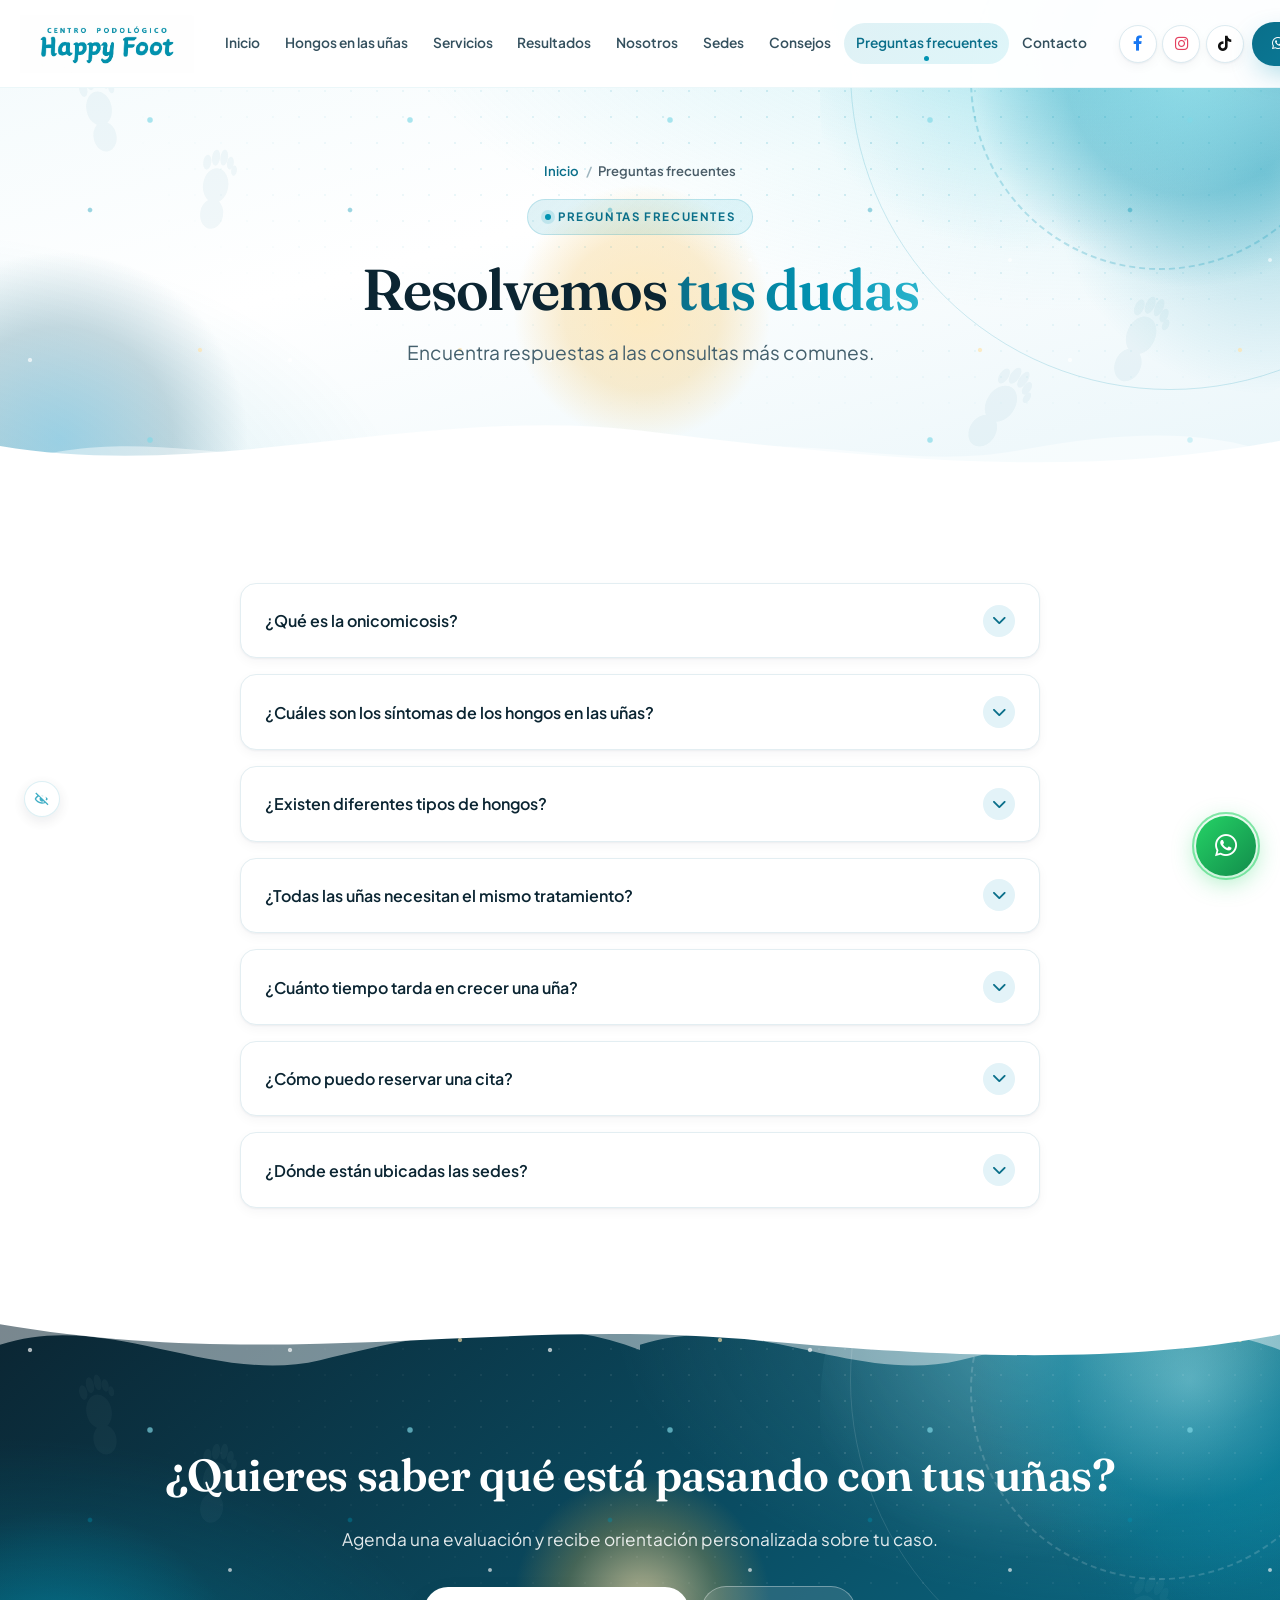
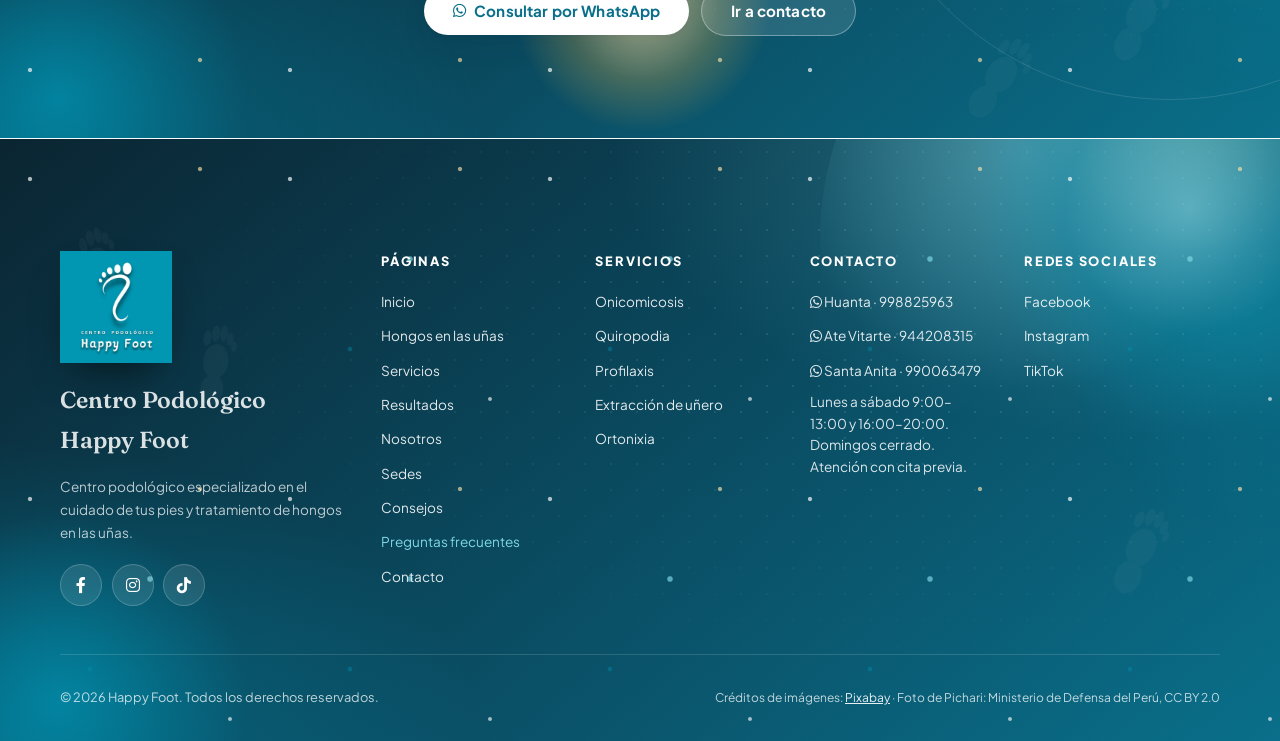
<file: preguntas-frecuentes.html>
<!DOCTYPE html>
<html lang="es">
<head>
  <meta charset="UTF-8">
  <meta name="viewport" content="width=device-width, initial-scale=1.0, viewport-fit=cover">
  <title>Preguntas frecuentes sobre hongos en las uñas | Happy Foot</title>
  <meta name="description" content="Resolvemos tus dudas: qué es la onicomicosis, síntomas, tipos de hongos, tiempo de crecimiento de la uña, cómo reservar una cita y dónde están nuestras sedes.">
  <link rel="canonical" href="https://happyfootgeneral.github.io/Centro-Podol-gico-Happy-Foot/preguntas-frecuentes.html">
  <meta name="robots" content="index, follow">
  <meta name="theme-color" content="#0193B2">
  <meta property="og:site_name" content="Centro Podológico Happy Foot">
  <meta property="og:title" content="Preguntas frecuentes sobre hongos en las uñas | Happy Foot">
  <meta property="og:description" content="Resolvemos tus dudas: qué es la onicomicosis, síntomas, tipos de hongos, tiempo de crecimiento de la uña, cómo reservar una cita y dónde están nuestras sedes.">
  <meta property="og:type" content="website">
  <meta property="og:url" content="https://happyfootgeneral.github.io/Centro-Podol-gico-Happy-Foot/preguntas-frecuentes.html">
  <meta property="og:image" content="https://happyfootgeneral.github.io/Centro-Podol-gico-Happy-Foot/img/og-image.jpg">
  <meta property="og:image:width" content="1200">
  <meta property="og:image:height" content="630">
  <meta property="og:image:alt" content="Logo del Centro Podológico Happy Foot">
  <meta property="og:locale" content="es_PE">
  <meta name="twitter:card" content="summary_large_image">
  <meta name="twitter:title" content="Preguntas frecuentes sobre hongos en las uñas | Happy Foot">
  <meta name="twitter:description" content="Resolvemos tus dudas: qué es la onicomicosis, síntomas, tipos de hongos, tiempo de crecimiento de la uña, cómo reservar una cita y dónde están nuestras sedes.">
  <meta name="twitter:image" content="https://happyfootgeneral.github.io/Centro-Podol-gico-Happy-Foot/img/og-image.jpg">
  <link rel="icon" href="favicon.ico" sizes="any">
  <link rel="icon" type="image/png" sizes="32x32" href="img/favicon-32.png">
  <link rel="apple-touch-icon" href="img/apple-touch-icon.png">
  <link rel="manifest" href="site.webmanifest">
  <link rel="preconnect" href="https://fonts.googleapis.com">
  <link rel="preconnect" href="https://fonts.gstatic.com" crossorigin>
  <link href="https://fonts.googleapis.com/css2?family=Fraunces:opsz,wght@9..144,500;9..144,600;9..144,700&family=Plus+Jakarta+Sans:wght@400;500;600;700;800&display=swap" rel="stylesheet">
  <link rel="stylesheet" href="https://cdnjs.cloudflare.com/ajax/libs/font-awesome/6.0.0-beta3/css/all.min.css" media="print" onload="this.media='all'">
  <noscript><link rel="stylesheet" href="https://cdnjs.cloudflare.com/ajax/libs/font-awesome/6.0.0-beta3/css/all.min.css"></noscript>
  <link rel="stylesheet" href="css/styles.css?v=12">
  <script>document.documentElement.classList.add('js');</script>
  <script type="application/ld+json">{"@context":"https://schema.org","@type":"FAQPage","mainEntity":[{"@type":"Question","name":"¿Qué es la onicomicosis?","acceptedAnswer":{"@type":"Answer","text":"La onicomicosis es una infección de la uña causada por hongos. Puede afectar el color, grosor, textura y crecimiento de la uña. Es importante evaluarla profesionalmente para determinar el manejo adecuado."}},{"@type":"Question","name":"¿Cuáles son los síntomas de los hongos en las uñas?","acceptedAnswer":{"@type":"Answer","text":"Los síntomas más frecuentes incluyen cambio de color (amarillento, blanquecino o marrón), engrosamiento, fragilidad, desprendimiento y alteraciones en la superficie o el crecimiento de la uña."}},{"@type":"Question","name":"¿Existen diferentes tipos de hongos?","acceptedAnswer":{"@type":"Answer","text":"Sí. Los principales grupos son dermatofitos, levaduras y mohos. La identificación del tipo específico requiere evaluación profesional y, en algunos casos, pruebas complementarias."}},{"@type":"Question","name":"¿Todas las uñas necesitan el mismo tratamiento?","acceptedAnswer":{"@type":"Answer","text":"No. Cada caso debe evaluarse individualmente. El tratamiento puede variar según el tipo de alteración, la cantidad de uñas afectadas y otros factores que el profesional valore."}},{"@type":"Question","name":"¿Cuánto tiempo tarda en crecer una uña?","acceptedAnswer":{"@type":"Answer","text":"El crecimiento de la uña es un proceso progresivo y varía según cada persona. Las uñas de los pies crecen más lentamente que las de las manos. Por eso, el seguimiento periódico es importante para evaluar la evolución."}},{"@type":"Question","name":"¿Cómo puedo reservar una cita?","acceptedAnswer":{"@type":"Answer","text":"Puedes reservar directamente por WhatsApp haciendo clic en cualquiera de los botones de reserva, o escribiéndonos al número de la sede más cercana. También puedes completar el formulario de contacto."}},{"@type":"Question","name":"¿Dónde están ubicadas las sedes?","acceptedAnswer":{"@type":"Answer","text":"Contamos con tres sedes activas: Huanta (Jr. Razuhuillca 223, a media cuadra del parque central), Ate Vitarte (Prolongación Javier Prado 8726) y Santa Anita (Av. Los Chancas 287, segundo piso). Próximamente abriremos en Pichari – VRAEM."}}]}</script>
  <script type="application/ld+json">{"@context":"https://schema.org","@type":"BreadcrumbList","itemListElement":[{"@type":"ListItem","position":1,"name":"Inicio","item":"https://happyfootgeneral.github.io/Centro-Podol-gico-Happy-Foot/"},{"@type":"ListItem","position":2,"name":"Preguntas frecuentes","item":"https://happyfootgeneral.github.io/Centro-Podol-gico-Happy-Foot/preguntas-frecuentes.html"}]}</script>
</head>
<body>
  <a class="skip-link" href="#contenido">Saltar al contenido</a>

  <header class="header" id="header">
    <div class="container header-inner">
      <a href="./" class="logo" aria-label="Centro Podológico Happy Foot - Inicio">
        <img src="img/logo-horizontal.webp" alt="Centro Podológico Happy Foot" class="logo-wordmark" width="1086" height="362">
      </a>
      <nav class="nav" id="mainNav" aria-label="Navegación principal">
        <a href="./">Inicio</a>
        <a href="hongos-en-las-unas.html">Hongos en las uñas</a>
        <a href="servicios.html">Servicios</a>
        <a href="resultados.html">Resultados</a>
        <a href="nosotros.html">Nosotros</a>
        <a href="sedes.html">Sedes</a>
        <a href="consejos.html">Consejos</a>
        <a href="preguntas-frecuentes.html" aria-current="page">Preguntas frecuentes</a>
        <a href="contacto.html">Contacto</a>
        <div class="nav-extra">
          <div class="nav-social"><a href="https://www.facebook.com/profile.php?id=61554678720027" target="_blank" rel="noopener" class="hs-facebook" aria-label="Facebook de Happy Foot (se abre en una pestaña nueva)"><i class="fab fa-facebook-f" aria-hidden="true"></i> Facebook</a><a href="https://www.instagram.com/podologiahappyfoot/" target="_blank" rel="noopener" class="hs-instagram" aria-label="Instagram de Happy Foot (se abre en una pestaña nueva)"><i class="fab fa-instagram" aria-hidden="true"></i> Instagram</a><a href="https://www.tiktok.com/@podologiahappyfoot" target="_blank" rel="noopener" class="hs-tiktok" aria-label="TikTok de Happy Foot (se abre en una pestaña nueva)"><i class="fab fa-tiktok" aria-hidden="true"></i> TikTok</a></div>
          <button type="button" class="btn btn-whatsapp js-open-wa-selector" data-wa-msg="Hola Happy Foot, quiero reservar una cita."><i class="fab fa-whatsapp" aria-hidden="true"></i> Reservar cita por WhatsApp</button>
        </div>
      </nav>
      <div class="header-cta">
        <div class="header-social"><a href="https://www.facebook.com/profile.php?id=61554678720027" target="_blank" rel="noopener" class="hs-facebook" aria-label="Facebook de Happy Foot (se abre en una pestaña nueva)"><i class="fab fa-facebook-f" aria-hidden="true"></i></a><a href="https://www.instagram.com/podologiahappyfoot/" target="_blank" rel="noopener" class="hs-instagram" aria-label="Instagram de Happy Foot (se abre en una pestaña nueva)"><i class="fab fa-instagram" aria-hidden="true"></i></a><a href="https://www.tiktok.com/@podologiahappyfoot" target="_blank" rel="noopener" class="hs-tiktok" aria-label="TikTok de Happy Foot (se abre en una pestaña nueva)"><i class="fab fa-tiktok" aria-hidden="true"></i></a></div>
        <button type="button" class="btn btn-primary btn-sm js-open-wa-selector" data-wa-msg="Hola Happy Foot, quiero reservar una cita." aria-label="Reservar cita por WhatsApp"><i class="fab fa-whatsapp" aria-hidden="true"></i><span class="btn-text">Reservar cita</span></button>
        <button class="hamburger" id="hamburger" type="button" aria-label="Abrir menú de navegación" aria-expanded="false" aria-controls="mainNav"><span></span><span></span><span></span></button>
      </div>
    </div>
  </header>

  <main id="contenido">

    <section class="page-hero layered">
      <div class="layer-stack" aria-hidden="true"><div class="lb-base"></div><div class="lb-aurora"><i></i></div><div class="lb-orb o1 px px-b"><i></i></div><div class="lb-orb o2 px px-n"><i></i></div><div class="lb-orb o3 px px-c"><i></i></div><div class="lb-dots px px-a"></div><div class="lb-ring r1 px px-a"></div><div class="lb-ring r2 px px-b"><i></i></div><div class="lb-prints px px-c"><div class="lb-prints-in"><svg class="lb-print p1" viewBox="0 0 80 160" fill="currentColor" focusable="false"><ellipse cx="40" cy="122" rx="20" ry="26"/><ellipse cx="40" cy="72" rx="22" ry="30"/><ellipse cx="20" cy="34" rx="7" ry="13"/><ellipse cx="34" cy="24" rx="7" ry="14"/><ellipse cx="48" cy="22" rx="6.5" ry="14"/><ellipse cx="60" cy="30" rx="6" ry="11"/><ellipse cx="68" cy="42" rx="5" ry="9"/></svg><svg class="lb-print p2" viewBox="0 0 80 160" fill="currentColor" focusable="false"><ellipse cx="40" cy="122" rx="20" ry="26"/><ellipse cx="40" cy="72" rx="22" ry="30"/><ellipse cx="20" cy="34" rx="7" ry="13"/><ellipse cx="34" cy="24" rx="7" ry="14"/><ellipse cx="48" cy="22" rx="6.5" ry="14"/><ellipse cx="60" cy="30" rx="6" ry="11"/><ellipse cx="68" cy="42" rx="5" ry="9"/></svg><svg class="lb-print p3" viewBox="0 0 80 160" fill="currentColor" focusable="false"><ellipse cx="40" cy="122" rx="20" ry="26"/><ellipse cx="40" cy="72" rx="22" ry="30"/><ellipse cx="20" cy="34" rx="7" ry="13"/><ellipse cx="34" cy="24" rx="7" ry="14"/><ellipse cx="48" cy="22" rx="6.5" ry="14"/><ellipse cx="60" cy="30" rx="6" ry="11"/><ellipse cx="68" cy="42" rx="5" ry="9"/></svg><svg class="lb-print p4" viewBox="0 0 80 160" fill="currentColor" focusable="false"><ellipse cx="40" cy="122" rx="20" ry="26"/><ellipse cx="40" cy="72" rx="22" ry="30"/><ellipse cx="20" cy="34" rx="7" ry="13"/><ellipse cx="34" cy="24" rx="7" ry="14"/><ellipse cx="48" cy="22" rx="6.5" ry="14"/><ellipse cx="60" cy="30" rx="6" ry="11"/><ellipse cx="68" cy="42" rx="5" ry="9"/></svg></div></div><div class="lb-dust"></div><div class="lb-bubbles"><span style="--i:0"></span><span style="--i:1"></span><span style="--i:2"></span><span style="--i:3"></span><span style="--i:4"></span><span style="--i:5"></span></div></div>
      <div class="container">
        <nav aria-label="Ruta de navegación"><ol class="breadcrumb"><li><a href="./">Inicio</a></li><li aria-current="page">Preguntas frecuentes</li></ol></nav>
        <span class="badge enter" style="--e:.05s">Preguntas frecuentes</span>
        <h1 class="wsplit">Resolvemos <em>tus dudas</em></h1>
        <p class="lead enter" style="--e:.6s">Encuentra respuestas a las consultas más comunes.</p>
        
      </div>
      <div class="wave wave-bottom" aria-hidden="true"><svg viewBox="0 0 1440 120" preserveAspectRatio="none" focusable="false"><path d="M0,64 C240,120 480,0 720,40 C960,80 1200,120 1440,56 L1440,120 L0,120 Z" fill="#FFFFFF"/></svg><svg class="wave-drift" viewBox="0 0 2880 120" preserveAspectRatio="none" focusable="false"><g><path d="M0,96 C320,20 560,110 860,70 C1110,38 1290,40 1440,80 L1440,120 L0,120 Z" fill="#FFFFFF" fill-opacity="0.45"/></g><g transform="translate(1440,0)"><path d="M0,96 C320,20 560,110 860,70 C1110,38 1290,40 1440,80 L1440,120 L0,120 Z" fill="#FFFFFF" fill-opacity="0.45"/></g></svg></div>
    </section>

    <section class="section bg-white faq-section" id="faq">
      <div class="container">
        <div class="faq-list">
          <div class="faq-item reveal">
            <h2 class="faq-h"><button class="faq-question" type="button" aria-expanded="false" aria-controls="faq-1" id="faq-q-1">¿Qué es la onicomicosis?<i class="fas fa-chevron-down" aria-hidden="true"></i></button></h2>
            <div class="faq-answer" id="faq-1" role="region" aria-labelledby="faq-q-1"><p>La onicomicosis es una infección de la uña causada por hongos. Puede afectar el color, grosor, textura y crecimiento de la uña. Es importante evaluarla profesionalmente para determinar el manejo adecuado.</p></div>
          </div>
          <div class="faq-item reveal">
            <h2 class="faq-h"><button class="faq-question" type="button" aria-expanded="false" aria-controls="faq-2" id="faq-q-2">¿Cuáles son los síntomas de los hongos en las uñas?<i class="fas fa-chevron-down" aria-hidden="true"></i></button></h2>
            <div class="faq-answer" id="faq-2" role="region" aria-labelledby="faq-q-2"><p>Los síntomas más frecuentes incluyen cambio de color (amarillento, blanquecino o marrón), engrosamiento, fragilidad, desprendimiento y alteraciones en la superficie o el crecimiento de la uña.</p></div>
          </div>
          <div class="faq-item reveal">
            <h2 class="faq-h"><button class="faq-question" type="button" aria-expanded="false" aria-controls="faq-3" id="faq-q-3">¿Existen diferentes tipos de hongos?<i class="fas fa-chevron-down" aria-hidden="true"></i></button></h2>
            <div class="faq-answer" id="faq-3" role="region" aria-labelledby="faq-q-3"><p>Sí. Los principales grupos son dermatofitos, levaduras y mohos. La identificación del tipo específico requiere evaluación profesional y, en algunos casos, pruebas complementarias.</p></div>
          </div>
          <div class="faq-item reveal">
            <h2 class="faq-h"><button class="faq-question" type="button" aria-expanded="false" aria-controls="faq-4" id="faq-q-4">¿Todas las uñas necesitan el mismo tratamiento?<i class="fas fa-chevron-down" aria-hidden="true"></i></button></h2>
            <div class="faq-answer" id="faq-4" role="region" aria-labelledby="faq-q-4"><p>No. Cada caso debe evaluarse individualmente. El tratamiento puede variar según el tipo de alteración, la cantidad de uñas afectadas y otros factores que el profesional valore.</p></div>
          </div>
          <div class="faq-item reveal">
            <h2 class="faq-h"><button class="faq-question" type="button" aria-expanded="false" aria-controls="faq-5" id="faq-q-5">¿Cuánto tiempo tarda en crecer una uña?<i class="fas fa-chevron-down" aria-hidden="true"></i></button></h2>
            <div class="faq-answer" id="faq-5" role="region" aria-labelledby="faq-q-5"><p>El crecimiento de la uña es un proceso progresivo y varía según cada persona. Las uñas de los pies crecen más lentamente que las de las manos. Por eso, el seguimiento periódico es importante para evaluar la evolución.</p></div>
          </div>
          <div class="faq-item reveal">
            <h2 class="faq-h"><button class="faq-question" type="button" aria-expanded="false" aria-controls="faq-6" id="faq-q-6">¿Cómo puedo reservar una cita?<i class="fas fa-chevron-down" aria-hidden="true"></i></button></h2>
            <div class="faq-answer" id="faq-6" role="region" aria-labelledby="faq-q-6"><p>Puedes reservar directamente por WhatsApp haciendo clic en cualquiera de los botones de reserva, o escribiéndonos al número de la sede más cercana. También puedes completar el <a href="contacto.html#formulario">formulario de contacto</a>.</p></div>
          </div>
          <div class="faq-item reveal">
            <h2 class="faq-h"><button class="faq-question" type="button" aria-expanded="false" aria-controls="faq-7" id="faq-q-7">¿Dónde están ubicadas las sedes?<i class="fas fa-chevron-down" aria-hidden="true"></i></button></h2>
            <div class="faq-answer" id="faq-7" role="region" aria-labelledby="faq-q-7"><p>Contamos con tres sedes activas: Huanta (Jr. Razuhuillca 223, a media cuadra del parque central), Ate Vitarte (Prolongación Javier Prado 8726) y Santa Anita (Av. Los Chancas 287, segundo piso). Próximamente abriremos en Pichari – VRAEM. <a href="sedes.html">Ver mapas de las sedes</a>.</p></div>
          </div>
        </div>
      </div>
    </section>

    <section class="cta-band layered dark on-dark">
      <div class="layer-stack" aria-hidden="true"><div class="lb-base"></div><div class="lb-aurora"><i></i></div><div class="lb-orb o1 px px-b"><i></i></div><div class="lb-orb o2 px px-n"><i></i></div><div class="lb-orb o3 px px-c"><i></i></div><div class="lb-dots px px-a"></div><div class="lb-ring r1 px px-a"></div><div class="lb-ring r2 px px-b"><i></i></div><div class="lb-prints px px-c"><div class="lb-prints-in"><svg class="lb-print p1" viewBox="0 0 80 160" fill="currentColor" focusable="false"><ellipse cx="40" cy="122" rx="20" ry="26"/><ellipse cx="40" cy="72" rx="22" ry="30"/><ellipse cx="20" cy="34" rx="7" ry="13"/><ellipse cx="34" cy="24" rx="7" ry="14"/><ellipse cx="48" cy="22" rx="6.5" ry="14"/><ellipse cx="60" cy="30" rx="6" ry="11"/><ellipse cx="68" cy="42" rx="5" ry="9"/></svg><svg class="lb-print p2" viewBox="0 0 80 160" fill="currentColor" focusable="false"><ellipse cx="40" cy="122" rx="20" ry="26"/><ellipse cx="40" cy="72" rx="22" ry="30"/><ellipse cx="20" cy="34" rx="7" ry="13"/><ellipse cx="34" cy="24" rx="7" ry="14"/><ellipse cx="48" cy="22" rx="6.5" ry="14"/><ellipse cx="60" cy="30" rx="6" ry="11"/><ellipse cx="68" cy="42" rx="5" ry="9"/></svg><svg class="lb-print p3" viewBox="0 0 80 160" fill="currentColor" focusable="false"><ellipse cx="40" cy="122" rx="20" ry="26"/><ellipse cx="40" cy="72" rx="22" ry="30"/><ellipse cx="20" cy="34" rx="7" ry="13"/><ellipse cx="34" cy="24" rx="7" ry="14"/><ellipse cx="48" cy="22" rx="6.5" ry="14"/><ellipse cx="60" cy="30" rx="6" ry="11"/><ellipse cx="68" cy="42" rx="5" ry="9"/></svg><svg class="lb-print p4" viewBox="0 0 80 160" fill="currentColor" focusable="false"><ellipse cx="40" cy="122" rx="20" ry="26"/><ellipse cx="40" cy="72" rx="22" ry="30"/><ellipse cx="20" cy="34" rx="7" ry="13"/><ellipse cx="34" cy="24" rx="7" ry="14"/><ellipse cx="48" cy="22" rx="6.5" ry="14"/><ellipse cx="60" cy="30" rx="6" ry="11"/><ellipse cx="68" cy="42" rx="5" ry="9"/></svg></div></div><div class="lb-dust"></div><div class="lb-bubbles"><span style="--i:0"></span><span style="--i:1"></span><span style="--i:2"></span><span style="--i:3"></span><span style="--i:4"></span><span style="--i:5"></span><span style="--i:6"></span><span style="--i:7"></span></div></div>
      <div class="wave wave-top" aria-hidden="true"><svg viewBox="0 0 1440 120" preserveAspectRatio="none" focusable="false"><path d="M0,96 C320,20 560,110 860,70 C1110,38 1290,40 1440,80 L1440,120 L0,120 Z" fill="#FFFFFF"/></svg><svg class="wave-drift" viewBox="0 0 2880 120" preserveAspectRatio="none" focusable="false"><g><path d="M0,64 C240,120 480,0 720,40 C960,80 1200,120 1440,56 L1440,120 L0,120 Z" fill="#FFFFFF" fill-opacity="0.45"/></g><g transform="translate(1440,0)"><path d="M0,64 C240,120 480,0 720,40 C960,80 1200,120 1440,56 L1440,120 L0,120 Z" fill="#FFFFFF" fill-opacity="0.45"/></g></svg></div>
      <div class="container">
        <h2 class="reveal">¿Quieres saber qué está pasando con tus uñas?</h2>
        <p class="reveal">Agenda una evaluación y recibe orientación personalizada sobre tu caso.</p>
        <div class="reveal"><div class="actions"><button type="button" class="btn btn-white js-open-wa-selector" data-wa-msg="Hola Happy Foot, quisiera una evaluación de mis uñas para saber qué está pasando."><i class="fab fa-whatsapp" aria-hidden="true"></i> Consultar por WhatsApp</button><a class="btn btn-ghost-light" href="contacto.html">Ir a contacto</a></div></div>
      </div>
    </section>

  </main>

  <footer class="footer layered dark on-dark">
    <div class="layer-stack" aria-hidden="true"><div class="lb-base"></div><div class="lb-aurora"><i></i></div><div class="lb-orb o1 px px-b"><i></i></div><div class="lb-orb o2 px px-n"><i></i></div><div class="lb-dots px px-a"></div><div class="lb-prints px px-c"><div class="lb-prints-in"><svg class="lb-print p1" viewBox="0 0 80 160" fill="currentColor" focusable="false"><ellipse cx="40" cy="122" rx="20" ry="26"/><ellipse cx="40" cy="72" rx="22" ry="30"/><ellipse cx="20" cy="34" rx="7" ry="13"/><ellipse cx="34" cy="24" rx="7" ry="14"/><ellipse cx="48" cy="22" rx="6.5" ry="14"/><ellipse cx="60" cy="30" rx="6" ry="11"/><ellipse cx="68" cy="42" rx="5" ry="9"/></svg><svg class="lb-print p2" viewBox="0 0 80 160" fill="currentColor" focusable="false"><ellipse cx="40" cy="122" rx="20" ry="26"/><ellipse cx="40" cy="72" rx="22" ry="30"/><ellipse cx="20" cy="34" rx="7" ry="13"/><ellipse cx="34" cy="24" rx="7" ry="14"/><ellipse cx="48" cy="22" rx="6.5" ry="14"/><ellipse cx="60" cy="30" rx="6" ry="11"/><ellipse cx="68" cy="42" rx="5" ry="9"/></svg><svg class="lb-print p3" viewBox="0 0 80 160" fill="currentColor" focusable="false"><ellipse cx="40" cy="122" rx="20" ry="26"/><ellipse cx="40" cy="72" rx="22" ry="30"/><ellipse cx="20" cy="34" rx="7" ry="13"/><ellipse cx="34" cy="24" rx="7" ry="14"/><ellipse cx="48" cy="22" rx="6.5" ry="14"/><ellipse cx="60" cy="30" rx="6" ry="11"/><ellipse cx="68" cy="42" rx="5" ry="9"/></svg></div></div><div class="lb-dust"></div><div class="lb-bubbles"><span style="--i:0"></span><span style="--i:1"></span><span style="--i:2"></span><span style="--i:3"></span><span style="--i:4"></span><span style="--i:5"></span></div></div>
    <div class="container">
      <div class="footer-grid">
        <div class="footer-brand">
          <img src="img/logo.png" alt="Centro Podológico Happy Foot" class="footer-logo" width="600" height="600" loading="lazy" decoding="async">
          <p class="brand-line">Centro Podológico Happy Foot</p>
          <p>Centro podológico especializado en el cuidado de tus pies y tratamiento de hongos en las uñas.</p>
          <div class="footer-social"><a href="https://www.facebook.com/profile.php?id=61554678720027" target="_blank" rel="noopener" class="" aria-label="Facebook de Happy Foot (se abre en una pestaña nueva)"><i class="fab fa-facebook-f" aria-hidden="true"></i></a><a href="https://www.instagram.com/podologiahappyfoot/" target="_blank" rel="noopener" class="" aria-label="Instagram de Happy Foot (se abre en una pestaña nueva)"><i class="fab fa-instagram" aria-hidden="true"></i></a><a href="https://www.tiktok.com/@podologiahappyfoot" target="_blank" rel="noopener" class="" aria-label="TikTok de Happy Foot (se abre en una pestaña nueva)"><i class="fab fa-tiktok" aria-hidden="true"></i></a></div>
        </div>
        <div class="footer-col"><h2 class="footer-h">Páginas</h2><ul><li><a href="./">Inicio</a></li><li><a href="hongos-en-las-unas.html">Hongos en las uñas</a></li><li><a href="servicios.html">Servicios</a></li><li><a href="resultados.html">Resultados</a></li><li><a href="nosotros.html">Nosotros</a></li><li><a href="sedes.html">Sedes</a></li><li><a href="consejos.html">Consejos</a></li><li><a href="preguntas-frecuentes.html" aria-current="page">Preguntas frecuentes</a></li><li><a href="contacto.html">Contacto</a></li></ul></div>
        <div class="footer-col"><h2 class="footer-h">Servicios</h2><ul><li><a href="servicios.html#servicio-onicomicosis">Onicomicosis</a></li><li><a href="servicios.html#servicio-quiropodia">Quiropodia</a></li><li><a href="servicios.html#servicio-profilaxis">Profilaxis</a></li><li><a href="servicios.html#servicio-unero">Extracción de uñero</a></li><li><a href="servicios.html#servicio-ortonixia">Ortonixia</a></li></ul></div>
        <div class="footer-col"><h2 class="footer-h">Contacto</h2><ul><li><a href="https://wa.me/51998825963?text=Hola%20Happy%20Foot%2C%20quiero%20consultar%20sobre%20la%20sede%20de%20Huanta." target="_blank" rel="noopener"><i class="fab fa-whatsapp" aria-hidden="true"></i> Huanta · 998825963</a></li><li><a href="https://wa.me/51944208315?text=Hola%20Happy%20Foot%2C%20quiero%20consultar%20sobre%20la%20sede%20de%20Ate%20Vitarte." target="_blank" rel="noopener"><i class="fab fa-whatsapp" aria-hidden="true"></i> Ate Vitarte · 944208315</a></li><li><a href="https://wa.me/51990063479?text=Hola%20Happy%20Foot%2C%20quiero%20consultar%20sobre%20la%20sede%20de%20Santa%20Anita." target="_blank" rel="noopener"><i class="fab fa-whatsapp" aria-hidden="true"></i> Santa Anita · 990063479</a></li></ul><p class="footer-hours">Lunes a sábado 9:00–13:00 y 16:00–20:00. Domingos cerrado. Atención con cita previa.</p></div>
        <div class="footer-col"><h2 class="footer-h">Redes sociales</h2><ul><li><a href="https://www.facebook.com/profile.php?id=61554678720027" target="_blank" rel="noopener">Facebook</a></li><li><a href="https://www.instagram.com/podologiahappyfoot/" target="_blank" rel="noopener">Instagram</a></li><li><a href="https://www.tiktok.com/@podologiahappyfoot" target="_blank" rel="noopener">TikTok</a></li></ul></div>
      </div>
      <div class="footer-bottom">
        <p>© <span id="year">2026</span> Happy Foot. Todos los derechos reservados.</p>
        <p class="credits">Créditos de imágenes: <a href="https://pixabay.com/" target="_blank" rel="noopener">Pixabay</a> · Foto de Pichari: Ministerio de Defensa del Perú, CC BY 2.0</p>
      </div>
    </div>
  </footer>

  <div class="whatsapp-float">
    <div class="whatsapp-panel" id="whatsappPanel" role="dialog" aria-label="Selector de sede para WhatsApp">
      <h2 class="wa-h">¿En qué sede deseas reservar?</h2>
      <p class="panel-sub" id="whatsappPanelSub">Elige la sede para continuar por WhatsApp</p>
      <div id="whatsappOptions"></div>
    </div>
    <button class="whatsapp-toggle" id="whatsappToggle" type="button" aria-label="Abrir selector de sede para WhatsApp" aria-expanded="false" aria-controls="whatsappPanel"><i class="fab fa-whatsapp" aria-hidden="true"></i></button>
  </div>

  <button class="back-to-top" id="backToTop" type="button" aria-label="Volver arriba"><i class="fas fa-chevron-up" aria-hidden="true"></i></button>

  <script src="js/main.js?v=12" defer></script>
  <!-- Happy (mascota) -->
  <script>(function(){var b='happy/',v='?v=9',d=0;function go(){if(d)return;d=1;requestAnimationFrame(function(){setTimeout(function(){var s=document.createElement('script');s.src=b+'happy.js'+v;s.async=true;document.body.appendChild(s)},0)})}try{new PerformanceObserver(go).observe({type:'largest-contentful-paint',buffered:true})}catch(e){}addEventListener('load',go);setTimeout(go,1200)})()</script>
</body>
</html>
</file>
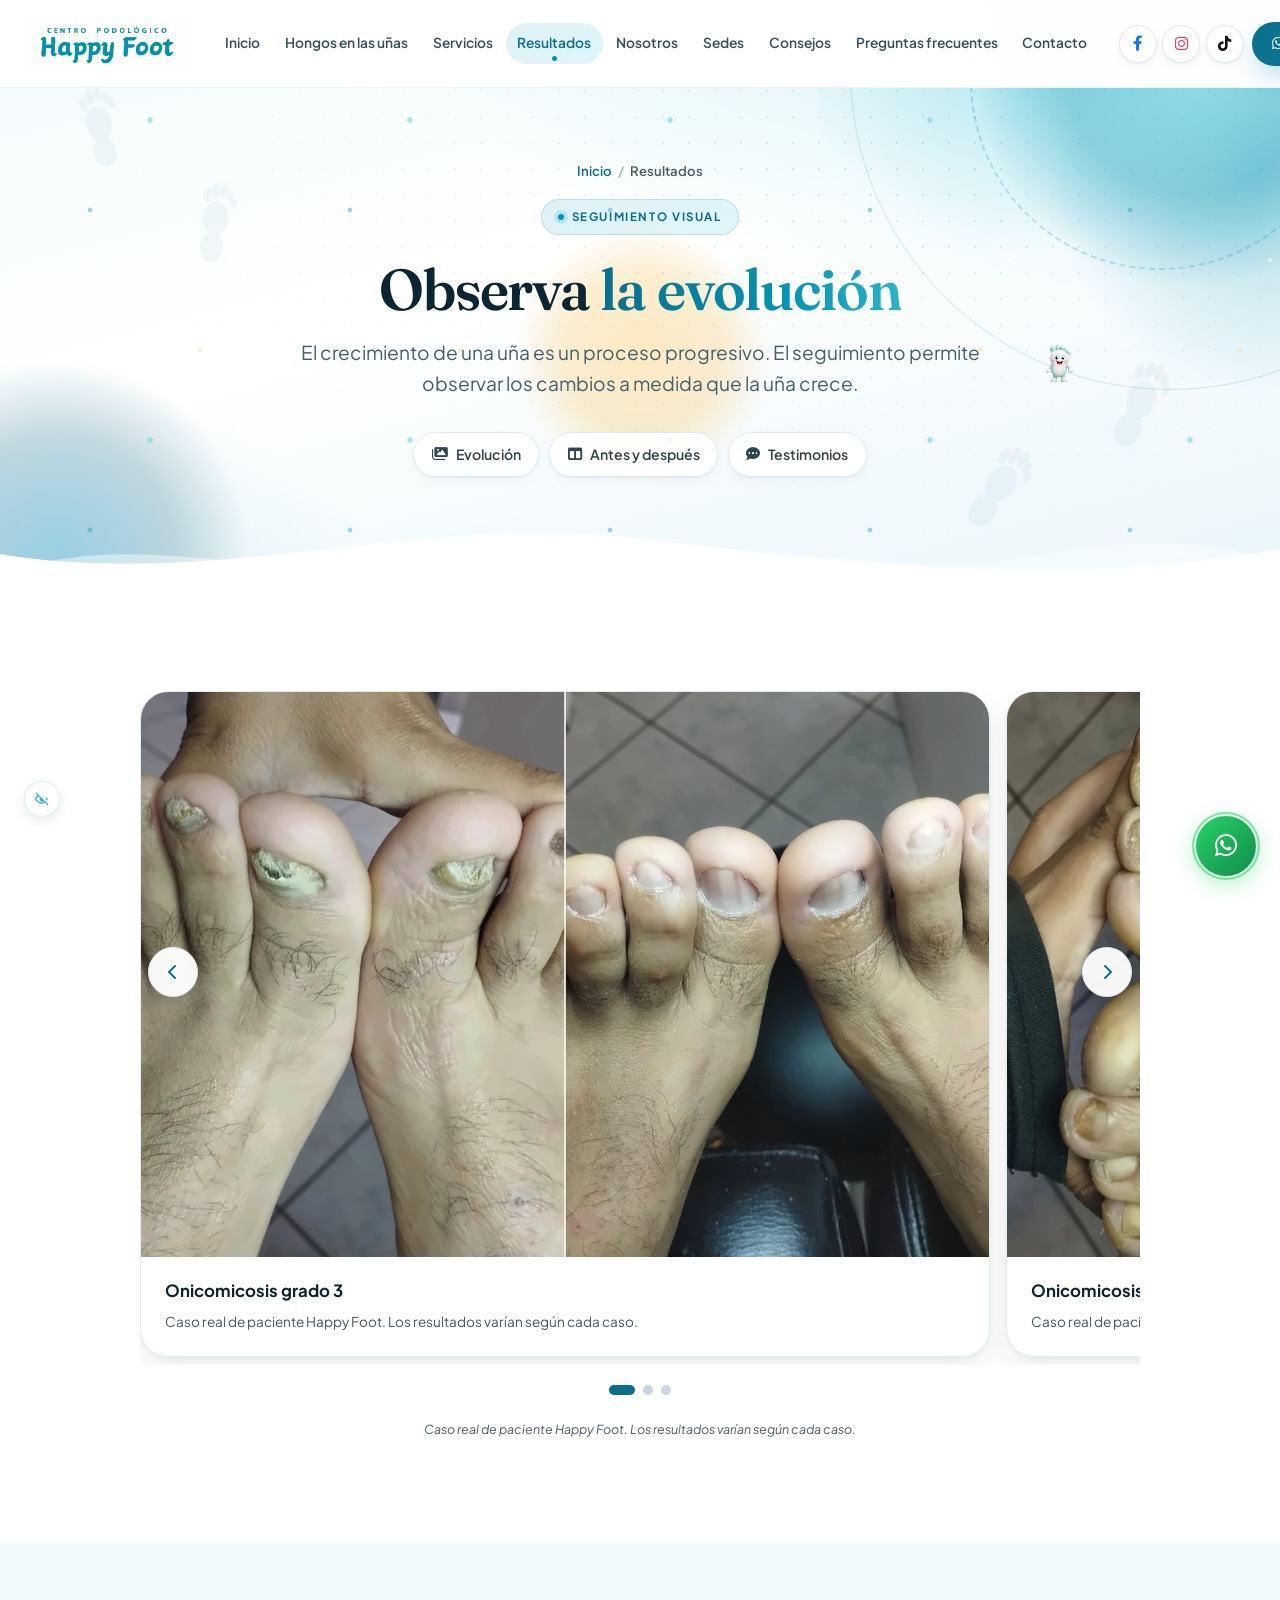
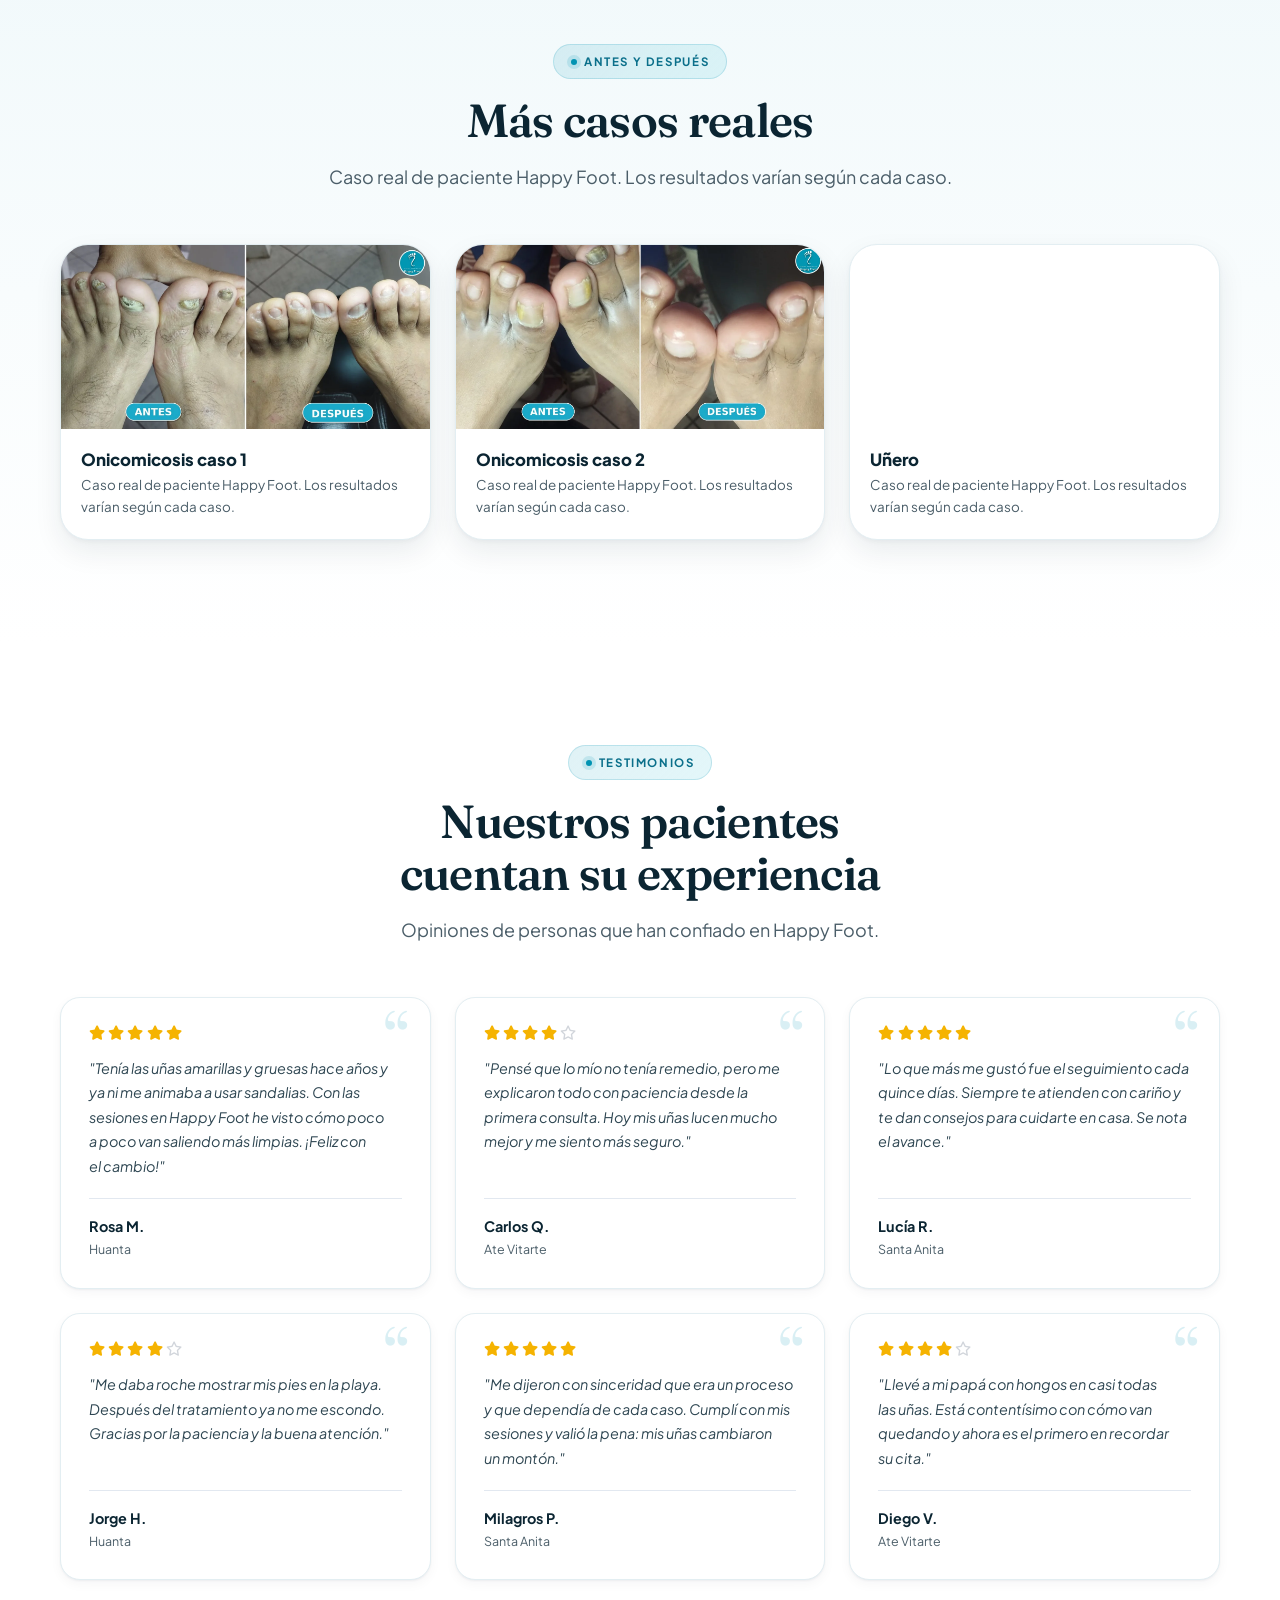
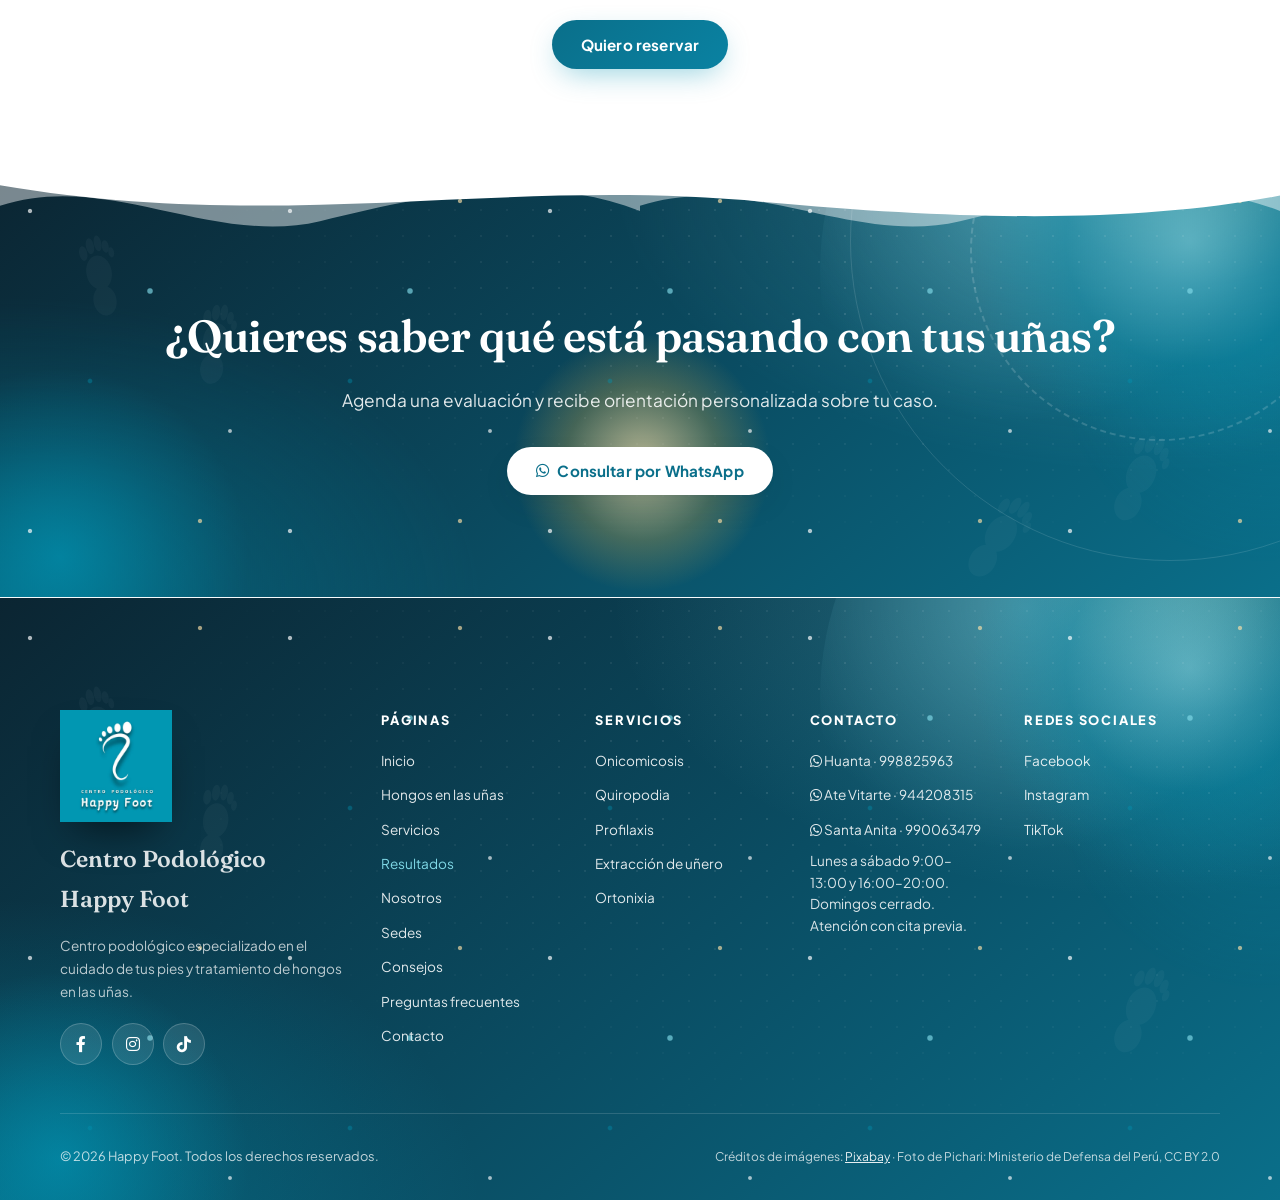
<file: resultados.html>
<!DOCTYPE html>
<html lang="es">
<head>
  <meta charset="UTF-8">
  <meta name="viewport" content="width=device-width, initial-scale=1.0, viewport-fit=cover">
  <title>Resultados reales y testimonios | Happy Foot Centro Podológico</title>
  <meta name="description" content="Casos reales de pacientes de Happy Foot: evolución del tratamiento de hongos en las uñas y de uñero, antes y después, y opiniones de nuestros pacientes.">
  <link rel="canonical" href="https://happyfootgeneral.github.io/Centro-Podol-gico-Happy-Foot/resultados.html">
  <meta name="robots" content="index, follow">
  <meta name="theme-color" content="#0193B2">
  <meta property="og:site_name" content="Centro Podológico Happy Foot">
  <meta property="og:title" content="Resultados reales y testimonios | Happy Foot Centro Podológico">
  <meta property="og:description" content="Casos reales de pacientes de Happy Foot: evolución del tratamiento de hongos en las uñas y de uñero, antes y después, y opiniones de nuestros pacientes.">
  <meta property="og:type" content="website">
  <meta property="og:url" content="https://happyfootgeneral.github.io/Centro-Podol-gico-Happy-Foot/resultados.html">
  <meta property="og:image" content="https://happyfootgeneral.github.io/Centro-Podol-gico-Happy-Foot/img/og-image.jpg">
  <meta property="og:image:width" content="1200">
  <meta property="og:image:height" content="630">
  <meta property="og:image:alt" content="Logo del Centro Podológico Happy Foot">
  <meta property="og:locale" content="es_PE">
  <meta name="twitter:card" content="summary_large_image">
  <meta name="twitter:title" content="Resultados reales y testimonios | Happy Foot Centro Podológico">
  <meta name="twitter:description" content="Casos reales de pacientes de Happy Foot: evolución del tratamiento de hongos en las uñas y de uñero, antes y después, y opiniones de nuestros pacientes.">
  <meta name="twitter:image" content="https://happyfootgeneral.github.io/Centro-Podol-gico-Happy-Foot/img/og-image.jpg">
  <link rel="icon" href="favicon.ico" sizes="any">
  <link rel="icon" type="image/png" sizes="32x32" href="img/favicon-32.png">
  <link rel="apple-touch-icon" href="img/apple-touch-icon.png">
  <link rel="manifest" href="site.webmanifest">
  <link rel="preconnect" href="https://fonts.googleapis.com">
  <link rel="preconnect" href="https://fonts.gstatic.com" crossorigin>
  <link href="https://fonts.googleapis.com/css2?family=Fraunces:opsz,wght@9..144,500;9..144,600;9..144,700&family=Plus+Jakarta+Sans:wght@400;500;600;700;800&display=swap" rel="stylesheet">
  <link rel="stylesheet" href="https://cdnjs.cloudflare.com/ajax/libs/font-awesome/6.0.0-beta3/css/all.min.css" media="print" onload="this.media='all'">
  <noscript><link rel="stylesheet" href="https://cdnjs.cloudflare.com/ajax/libs/font-awesome/6.0.0-beta3/css/all.min.css"></noscript>
  <link rel="stylesheet" href="css/styles.css?v=12">
  <script>document.documentElement.classList.add('js');</script>
  <script type="application/ld+json">{"@context":"https://schema.org","@type":"BreadcrumbList","itemListElement":[{"@type":"ListItem","position":1,"name":"Inicio","item":"https://happyfootgeneral.github.io/Centro-Podol-gico-Happy-Foot/"},{"@type":"ListItem","position":2,"name":"Resultados","item":"https://happyfootgeneral.github.io/Centro-Podol-gico-Happy-Foot/resultados.html"}]}</script>
</head>
<body>
  <a class="skip-link" href="#contenido">Saltar al contenido</a>

  <header class="header" id="header">
    <div class="container header-inner">
      <a href="./" class="logo" aria-label="Centro Podológico Happy Foot - Inicio">
        <img src="img/logo-horizontal.webp" alt="Centro Podológico Happy Foot" class="logo-wordmark" width="1086" height="362">
      </a>
      <nav class="nav" id="mainNav" aria-label="Navegación principal">
        <a href="./">Inicio</a>
        <a href="hongos-en-las-unas.html">Hongos en las uñas</a>
        <a href="servicios.html">Servicios</a>
        <a href="resultados.html" aria-current="page">Resultados</a>
        <a href="nosotros.html">Nosotros</a>
        <a href="sedes.html">Sedes</a>
        <a href="consejos.html">Consejos</a>
        <a href="preguntas-frecuentes.html">Preguntas frecuentes</a>
        <a href="contacto.html">Contacto</a>
        <div class="nav-extra">
          <div class="nav-social"><a href="https://www.facebook.com/profile.php?id=61554678720027" target="_blank" rel="noopener" class="hs-facebook" aria-label="Facebook de Happy Foot (se abre en una pestaña nueva)"><i class="fab fa-facebook-f" aria-hidden="true"></i> Facebook</a><a href="https://www.instagram.com/podologiahappyfoot/" target="_blank" rel="noopener" class="hs-instagram" aria-label="Instagram de Happy Foot (se abre en una pestaña nueva)"><i class="fab fa-instagram" aria-hidden="true"></i> Instagram</a><a href="https://www.tiktok.com/@podologiahappyfoot" target="_blank" rel="noopener" class="hs-tiktok" aria-label="TikTok de Happy Foot (se abre en una pestaña nueva)"><i class="fab fa-tiktok" aria-hidden="true"></i> TikTok</a></div>
          <button type="button" class="btn btn-whatsapp js-open-wa-selector" data-wa-msg="Hola Happy Foot, quiero reservar una cita."><i class="fab fa-whatsapp" aria-hidden="true"></i> Reservar cita por WhatsApp</button>
        </div>
      </nav>
      <div class="header-cta">
        <div class="header-social"><a href="https://www.facebook.com/profile.php?id=61554678720027" target="_blank" rel="noopener" class="hs-facebook" aria-label="Facebook de Happy Foot (se abre en una pestaña nueva)"><i class="fab fa-facebook-f" aria-hidden="true"></i></a><a href="https://www.instagram.com/podologiahappyfoot/" target="_blank" rel="noopener" class="hs-instagram" aria-label="Instagram de Happy Foot (se abre en una pestaña nueva)"><i class="fab fa-instagram" aria-hidden="true"></i></a><a href="https://www.tiktok.com/@podologiahappyfoot" target="_blank" rel="noopener" class="hs-tiktok" aria-label="TikTok de Happy Foot (se abre en una pestaña nueva)"><i class="fab fa-tiktok" aria-hidden="true"></i></a></div>
        <button type="button" class="btn btn-primary btn-sm js-open-wa-selector" data-wa-msg="Hola Happy Foot, quiero reservar una cita." aria-label="Reservar cita por WhatsApp"><i class="fab fa-whatsapp" aria-hidden="true"></i><span class="btn-text">Reservar cita</span></button>
        <button class="hamburger" id="hamburger" type="button" aria-label="Abrir menú de navegación" aria-expanded="false" aria-controls="mainNav"><span></span><span></span><span></span></button>
      </div>
    </div>
  </header>

  <main id="contenido">

    <section class="page-hero layered">
      <div class="layer-stack" aria-hidden="true"><div class="lb-base"></div><div class="lb-aurora"><i></i></div><div class="lb-orb o1 px px-b"><i></i></div><div class="lb-orb o2 px px-n"><i></i></div><div class="lb-orb o3 px px-c"><i></i></div><div class="lb-dots px px-a"></div><div class="lb-ring r1 px px-a"></div><div class="lb-ring r2 px px-b"><i></i></div><div class="lb-prints px px-c"><div class="lb-prints-in"><svg class="lb-print p1" viewBox="0 0 80 160" fill="currentColor" focusable="false"><ellipse cx="40" cy="122" rx="20" ry="26"/><ellipse cx="40" cy="72" rx="22" ry="30"/><ellipse cx="20" cy="34" rx="7" ry="13"/><ellipse cx="34" cy="24" rx="7" ry="14"/><ellipse cx="48" cy="22" rx="6.5" ry="14"/><ellipse cx="60" cy="30" rx="6" ry="11"/><ellipse cx="68" cy="42" rx="5" ry="9"/></svg><svg class="lb-print p2" viewBox="0 0 80 160" fill="currentColor" focusable="false"><ellipse cx="40" cy="122" rx="20" ry="26"/><ellipse cx="40" cy="72" rx="22" ry="30"/><ellipse cx="20" cy="34" rx="7" ry="13"/><ellipse cx="34" cy="24" rx="7" ry="14"/><ellipse cx="48" cy="22" rx="6.5" ry="14"/><ellipse cx="60" cy="30" rx="6" ry="11"/><ellipse cx="68" cy="42" rx="5" ry="9"/></svg><svg class="lb-print p3" viewBox="0 0 80 160" fill="currentColor" focusable="false"><ellipse cx="40" cy="122" rx="20" ry="26"/><ellipse cx="40" cy="72" rx="22" ry="30"/><ellipse cx="20" cy="34" rx="7" ry="13"/><ellipse cx="34" cy="24" rx="7" ry="14"/><ellipse cx="48" cy="22" rx="6.5" ry="14"/><ellipse cx="60" cy="30" rx="6" ry="11"/><ellipse cx="68" cy="42" rx="5" ry="9"/></svg><svg class="lb-print p4" viewBox="0 0 80 160" fill="currentColor" focusable="false"><ellipse cx="40" cy="122" rx="20" ry="26"/><ellipse cx="40" cy="72" rx="22" ry="30"/><ellipse cx="20" cy="34" rx="7" ry="13"/><ellipse cx="34" cy="24" rx="7" ry="14"/><ellipse cx="48" cy="22" rx="6.5" ry="14"/><ellipse cx="60" cy="30" rx="6" ry="11"/><ellipse cx="68" cy="42" rx="5" ry="9"/></svg></div></div><div class="lb-dust"></div><div class="lb-bubbles"><span style="--i:0"></span><span style="--i:1"></span><span style="--i:2"></span><span style="--i:3"></span><span style="--i:4"></span><span style="--i:5"></span></div></div>
      <div class="container">
        <nav aria-label="Ruta de navegación"><ol class="breadcrumb"><li><a href="./">Inicio</a></li><li aria-current="page">Resultados</li></ol></nav>
        <span class="badge enter" style="--e:.05s">Seguimiento visual</span>
        <h1 class="wsplit">Observa <em>la evolución</em></h1>
        <p class="lead enter" style="--e:.6s">El crecimiento de una uña es un proceso progresivo. El seguimiento permite observar los cambios a medida que la uña crece.</p>
        <ul class="toc enter-kids" style="--e:.8s"><li><a href="#evolucion"><i class="fas fa-images" aria-hidden="true"></i> Evolución</a></li><li><a href="#antes-despues"><i class="fas fa-columns" aria-hidden="true"></i> Antes y después</a></li><li><a href="#testimonios"><i class="fas fa-comment-dots" aria-hidden="true"></i> Testimonios</a></li></ul>
      </div>
      <div class="wave wave-bottom" aria-hidden="true"><svg viewBox="0 0 1440 120" preserveAspectRatio="none" focusable="false"><path d="M0,64 C240,120 480,0 720,40 C960,80 1200,120 1440,56 L1440,120 L0,120 Z" fill="#FFFFFF"/></svg><svg class="wave-drift" viewBox="0 0 2880 120" preserveAspectRatio="none" focusable="false"><g><path d="M0,96 C320,20 560,110 860,70 C1110,38 1290,40 1440,80 L1440,120 L0,120 Z" fill="#FFFFFF" fill-opacity="0.45"/></g><g transform="translate(1440,0)"><path d="M0,96 C320,20 560,110 860,70 C1110,38 1290,40 1440,80 L1440,120 L0,120 Z" fill="#FFFFFF" fill-opacity="0.45"/></g></svg></div>
    </section>

    <section class="section bg-white evolution-section" id="evolucion">
      <div class="container">
        <div class="hf-carousel" id="hfCarousel" tabindex="0" role="region" aria-roledescription="carrusel" aria-label="Carrusel de evolución de tratamientos. Usa las flechas para navegar.">
          <button type="button" class="hf-arrow hf-prev" aria-label="Caso anterior" id="hfPrev"><i class="fas fa-chevron-left" aria-hidden="true"></i></button>
          <button type="button" class="hf-arrow hf-next" aria-label="Caso siguiente" id="hfNext"><i class="fas fa-chevron-right" aria-hidden="true"></i></button>
          <div class="hf-track" id="hfTrack">
            <div class="hf-slide" role="group" aria-roledescription="diapositiva" aria-label="Caso 1 de 3">
              <div class="hf-slide-image"><img src="img/carrusel-onicomicosis-grado3.webp" alt="Evolución de onicomicosis grado 3 tratada en Happy Foot" width="1200" height="800" loading="lazy" decoding="async" class="js-img-fallback"></div>
              <div class="hf-slide-body"><h3>Onicomicosis grado 3</h3><p>Caso real de paciente Happy Foot. Los resultados varían según cada caso.</p></div>
            </div>
            <div class="hf-slide" role="group" aria-roledescription="diapositiva" aria-label="Caso 2 de 3">
              <div class="hf-slide-image"><img src="img/carrusel-onicomicosis-caso5.webp" alt="Evolución de onicomicosis tratada en Happy Foot" width="1200" height="800" loading="lazy" decoding="async" class="js-img-fallback"></div>
              <div class="hf-slide-body"><h3>Onicomicosis</h3><p>Caso real de paciente Happy Foot. Los resultados varían según cada caso.</p></div>
            </div>
            <div class="hf-slide" role="group" aria-roledescription="diapositiva" aria-label="Caso 3 de 3">
              <div class="hf-slide-image"><img src="img/carrusel-onicomicosis-caso6.webp" alt="Evolución de onicomicosis tratada en Happy Foot" width="1200" height="800" loading="lazy" decoding="async" class="js-img-fallback"></div>
              <div class="hf-slide-body"><h3>Onicomicosis</h3><p>Caso real de paciente Happy Foot. Los resultados varían según cada caso.</p></div>
            </div>
          </div>
          <div class="hf-dots" id="hfDots" aria-label="Paginación del carrusel"></div>
        </div>
        <p class="evolution-note">Caso real de paciente Happy Foot. Los resultados varían según cada caso.</p>
      </div>
    </section>

    <section class="section bg-soft" id="antes-despues">
      <div class="container">
        <div class="section-header reveal">
          <span class="badge">Antes y después</span>
          <h2>Más casos reales</h2>
          <p>Caso real de paciente Happy Foot. Los resultados varían según cada caso.</p>
        </div>
        <div class="ba-grid">
          <figure class="ba-card">
            <img src="img/onicomicosis-caso1-antes-despues.webp" alt="Onicomicosis caso 1 - comparativa antes y después" width="1400" height="700" loading="lazy" decoding="async" class="js-img-fallback">
            <figcaption><h3>Onicomicosis caso 1</h3><p>Caso real de paciente Happy Foot. Los resultados varían según cada caso.</p></figcaption>
          </figure>
          <figure class="ba-card">
            <img src="img/onicomicosis-caso2-antes-despues.webp" alt="Onicomicosis caso 2 - comparativa antes y después" width="1400" height="700" loading="lazy" decoding="async" class="js-img-fallback">
            <figcaption><h3>Onicomicosis caso 2</h3><p>Caso real de paciente Happy Foot. Los resultados varían según cada caso.</p></figcaption>
          </figure>
          <figure class="ba-card">
            <img src="img/unero-antes-despues.webp" alt="Uñero - comparativa antes y después" width="1400" height="700" loading="lazy" decoding="async" class="js-img-fallback">
            <figcaption><h3>Uñero</h3><p>Caso real de paciente Happy Foot. Los resultados varían según cada caso.</p></figcaption>
          </figure>
        </div>
      </div>
    </section>

    <section class="section bg-white testimonials-section" id="testimonios">
      <div class="container">
        <div class="section-header reveal">
          <span class="badge">Testimonios</span>
          <h2>Nuestros pacientes cuentan su experiencia</h2>
          <p>Opiniones de personas que han confiado en Happy Foot.</p>
        </div>
        <div class="testimonials-grid stagger">
          <figure class="testimonial-card reveal">
            <div class="testimonial-stars" role="img" aria-label="5 de 5 estrellas"><i class="fas fa-star" aria-hidden="true"></i><i class="fas fa-star" aria-hidden="true"></i><i class="fas fa-star" aria-hidden="true"></i><i class="fas fa-star" aria-hidden="true"></i><i class="fas fa-star" aria-hidden="true"></i></div>
            <blockquote class="testimonial-text"><p>"Tenía las uñas amarillas y gruesas hace años y ya ni me animaba a usar sandalias. Con las sesiones en Happy Foot he visto cómo poco a poco van saliendo más limpias. ¡Feliz con el cambio!"</p></blockquote>
            <figcaption class="testimonial-author"><div class="name">Rosa M.</div><div class="location">Huanta</div></figcaption>
          </figure>
          <figure class="testimonial-card reveal">
            <div class="testimonial-stars" role="img" aria-label="4 de 5 estrellas"><i class="fas fa-star" aria-hidden="true"></i><i class="fas fa-star" aria-hidden="true"></i><i class="fas fa-star" aria-hidden="true"></i><i class="fas fa-star" aria-hidden="true"></i><i class="far fa-star" aria-hidden="true"></i></div>
            <blockquote class="testimonial-text"><p>"Pensé que lo mío no tenía remedio, pero me explicaron todo con paciencia desde la primera consulta. Hoy mis uñas lucen mucho mejor y me siento más seguro."</p></blockquote>
            <figcaption class="testimonial-author"><div class="name">Carlos Q.</div><div class="location">Ate Vitarte</div></figcaption>
          </figure>
          <figure class="testimonial-card reveal">
            <div class="testimonial-stars" role="img" aria-label="5 de 5 estrellas"><i class="fas fa-star" aria-hidden="true"></i><i class="fas fa-star" aria-hidden="true"></i><i class="fas fa-star" aria-hidden="true"></i><i class="fas fa-star" aria-hidden="true"></i><i class="fas fa-star" aria-hidden="true"></i></div>
            <blockquote class="testimonial-text"><p>"Lo que más me gustó fue el seguimiento cada quince días. Siempre te atienden con cariño y te dan consejos para cuidarte en casa. Se nota el avance."</p></blockquote>
            <figcaption class="testimonial-author"><div class="name">Lucía R.</div><div class="location">Santa Anita</div></figcaption>
          </figure>
          <figure class="testimonial-card reveal">
            <div class="testimonial-stars" role="img" aria-label="4 de 5 estrellas"><i class="fas fa-star" aria-hidden="true"></i><i class="fas fa-star" aria-hidden="true"></i><i class="fas fa-star" aria-hidden="true"></i><i class="fas fa-star" aria-hidden="true"></i><i class="far fa-star" aria-hidden="true"></i></div>
            <blockquote class="testimonial-text"><p>"Me daba roche mostrar mis pies en la playa. Después del tratamiento ya no me escondo. Gracias por la paciencia y la buena atención."</p></blockquote>
            <figcaption class="testimonial-author"><div class="name">Jorge H.</div><div class="location">Huanta</div></figcaption>
          </figure>
          <figure class="testimonial-card reveal">
            <div class="testimonial-stars" role="img" aria-label="5 de 5 estrellas"><i class="fas fa-star" aria-hidden="true"></i><i class="fas fa-star" aria-hidden="true"></i><i class="fas fa-star" aria-hidden="true"></i><i class="fas fa-star" aria-hidden="true"></i><i class="fas fa-star" aria-hidden="true"></i></div>
            <blockquote class="testimonial-text"><p>"Me dijeron con sinceridad que era un proceso y que dependía de cada caso. Cumplí con mis sesiones y valió la pena: mis uñas cambiaron un montón."</p></blockquote>
            <figcaption class="testimonial-author"><div class="name">Milagros P.</div><div class="location">Santa Anita</div></figcaption>
          </figure>
          <figure class="testimonial-card reveal">
            <div class="testimonial-stars" role="img" aria-label="4 de 5 estrellas"><i class="fas fa-star" aria-hidden="true"></i><i class="fas fa-star" aria-hidden="true"></i><i class="fas fa-star" aria-hidden="true"></i><i class="fas fa-star" aria-hidden="true"></i><i class="far fa-star" aria-hidden="true"></i></div>
            <blockquote class="testimonial-text"><p>"Llevé a mi papá con hongos en casi todas las uñas. Está contentísimo con cómo van quedando y ahora es el primero en recordar su cita."</p></blockquote>
            <figcaption class="testimonial-author"><div class="name">Diego V.</div><div class="location">Ate Vitarte</div></figcaption>
          </figure>
        </div>
        <div class="testimonial-actions reveal">
          <button type="button" class="btn btn-outline" id="btnVerResenasGoogle" hidden>Ver reseñas en Google</button>
          <button type="button" class="btn btn-primary js-open-wa-selector" data-wa-msg="Hola Happy Foot, quiero reservar una cita.">Quiero reservar</button>
        </div>
      </div>
    </section>

    <section class="cta-band layered dark on-dark">
      <div class="layer-stack" aria-hidden="true"><div class="lb-base"></div><div class="lb-aurora"><i></i></div><div class="lb-orb o1 px px-b"><i></i></div><div class="lb-orb o2 px px-n"><i></i></div><div class="lb-orb o3 px px-c"><i></i></div><div class="lb-dots px px-a"></div><div class="lb-ring r1 px px-a"></div><div class="lb-ring r2 px px-b"><i></i></div><div class="lb-prints px px-c"><div class="lb-prints-in"><svg class="lb-print p1" viewBox="0 0 80 160" fill="currentColor" focusable="false"><ellipse cx="40" cy="122" rx="20" ry="26"/><ellipse cx="40" cy="72" rx="22" ry="30"/><ellipse cx="20" cy="34" rx="7" ry="13"/><ellipse cx="34" cy="24" rx="7" ry="14"/><ellipse cx="48" cy="22" rx="6.5" ry="14"/><ellipse cx="60" cy="30" rx="6" ry="11"/><ellipse cx="68" cy="42" rx="5" ry="9"/></svg><svg class="lb-print p2" viewBox="0 0 80 160" fill="currentColor" focusable="false"><ellipse cx="40" cy="122" rx="20" ry="26"/><ellipse cx="40" cy="72" rx="22" ry="30"/><ellipse cx="20" cy="34" rx="7" ry="13"/><ellipse cx="34" cy="24" rx="7" ry="14"/><ellipse cx="48" cy="22" rx="6.5" ry="14"/><ellipse cx="60" cy="30" rx="6" ry="11"/><ellipse cx="68" cy="42" rx="5" ry="9"/></svg><svg class="lb-print p3" viewBox="0 0 80 160" fill="currentColor" focusable="false"><ellipse cx="40" cy="122" rx="20" ry="26"/><ellipse cx="40" cy="72" rx="22" ry="30"/><ellipse cx="20" cy="34" rx="7" ry="13"/><ellipse cx="34" cy="24" rx="7" ry="14"/><ellipse cx="48" cy="22" rx="6.5" ry="14"/><ellipse cx="60" cy="30" rx="6" ry="11"/><ellipse cx="68" cy="42" rx="5" ry="9"/></svg><svg class="lb-print p4" viewBox="0 0 80 160" fill="currentColor" focusable="false"><ellipse cx="40" cy="122" rx="20" ry="26"/><ellipse cx="40" cy="72" rx="22" ry="30"/><ellipse cx="20" cy="34" rx="7" ry="13"/><ellipse cx="34" cy="24" rx="7" ry="14"/><ellipse cx="48" cy="22" rx="6.5" ry="14"/><ellipse cx="60" cy="30" rx="6" ry="11"/><ellipse cx="68" cy="42" rx="5" ry="9"/></svg></div></div><div class="lb-dust"></div><div class="lb-bubbles"><span style="--i:0"></span><span style="--i:1"></span><span style="--i:2"></span><span style="--i:3"></span><span style="--i:4"></span><span style="--i:5"></span><span style="--i:6"></span><span style="--i:7"></span></div></div>
      <div class="wave wave-top" aria-hidden="true"><svg viewBox="0 0 1440 120" preserveAspectRatio="none" focusable="false"><path d="M0,96 C320,20 560,110 860,70 C1110,38 1290,40 1440,80 L1440,120 L0,120 Z" fill="#FFFFFF"/></svg><svg class="wave-drift" viewBox="0 0 2880 120" preserveAspectRatio="none" focusable="false"><g><path d="M0,64 C240,120 480,0 720,40 C960,80 1200,120 1440,56 L1440,120 L0,120 Z" fill="#FFFFFF" fill-opacity="0.45"/></g><g transform="translate(1440,0)"><path d="M0,64 C240,120 480,0 720,40 C960,80 1200,120 1440,56 L1440,120 L0,120 Z" fill="#FFFFFF" fill-opacity="0.45"/></g></svg></div>
      <div class="container">
        <h2 class="reveal">¿Quieres saber qué está pasando con tus uñas?</h2>
        <p class="reveal">Agenda una evaluación y recibe orientación personalizada sobre tu caso.</p>
        <div class="reveal"><button type="button" class="btn btn-white js-open-wa-selector" data-wa-msg="Hola Happy Foot, quisiera una evaluación de mis uñas para saber qué está pasando."><i class="fab fa-whatsapp" aria-hidden="true"></i> Consultar por WhatsApp</button></div>
      </div>
    </section>

  </main>

  <footer class="footer layered dark on-dark">
    <div class="layer-stack" aria-hidden="true"><div class="lb-base"></div><div class="lb-aurora"><i></i></div><div class="lb-orb o1 px px-b"><i></i></div><div class="lb-orb o2 px px-n"><i></i></div><div class="lb-dots px px-a"></div><div class="lb-prints px px-c"><div class="lb-prints-in"><svg class="lb-print p1" viewBox="0 0 80 160" fill="currentColor" focusable="false"><ellipse cx="40" cy="122" rx="20" ry="26"/><ellipse cx="40" cy="72" rx="22" ry="30"/><ellipse cx="20" cy="34" rx="7" ry="13"/><ellipse cx="34" cy="24" rx="7" ry="14"/><ellipse cx="48" cy="22" rx="6.5" ry="14"/><ellipse cx="60" cy="30" rx="6" ry="11"/><ellipse cx="68" cy="42" rx="5" ry="9"/></svg><svg class="lb-print p2" viewBox="0 0 80 160" fill="currentColor" focusable="false"><ellipse cx="40" cy="122" rx="20" ry="26"/><ellipse cx="40" cy="72" rx="22" ry="30"/><ellipse cx="20" cy="34" rx="7" ry="13"/><ellipse cx="34" cy="24" rx="7" ry="14"/><ellipse cx="48" cy="22" rx="6.5" ry="14"/><ellipse cx="60" cy="30" rx="6" ry="11"/><ellipse cx="68" cy="42" rx="5" ry="9"/></svg><svg class="lb-print p3" viewBox="0 0 80 160" fill="currentColor" focusable="false"><ellipse cx="40" cy="122" rx="20" ry="26"/><ellipse cx="40" cy="72" rx="22" ry="30"/><ellipse cx="20" cy="34" rx="7" ry="13"/><ellipse cx="34" cy="24" rx="7" ry="14"/><ellipse cx="48" cy="22" rx="6.5" ry="14"/><ellipse cx="60" cy="30" rx="6" ry="11"/><ellipse cx="68" cy="42" rx="5" ry="9"/></svg></div></div><div class="lb-dust"></div><div class="lb-bubbles"><span style="--i:0"></span><span style="--i:1"></span><span style="--i:2"></span><span style="--i:3"></span><span style="--i:4"></span><span style="--i:5"></span></div></div>
    <div class="container">
      <div class="footer-grid">
        <div class="footer-brand">
          <img src="img/logo.png" alt="Centro Podológico Happy Foot" class="footer-logo" width="600" height="600" loading="lazy" decoding="async">
          <p class="brand-line">Centro Podológico Happy Foot</p>
          <p>Centro podológico especializado en el cuidado de tus pies y tratamiento de hongos en las uñas.</p>
          <div class="footer-social"><a href="https://www.facebook.com/profile.php?id=61554678720027" target="_blank" rel="noopener" class="" aria-label="Facebook de Happy Foot (se abre en una pestaña nueva)"><i class="fab fa-facebook-f" aria-hidden="true"></i></a><a href="https://www.instagram.com/podologiahappyfoot/" target="_blank" rel="noopener" class="" aria-label="Instagram de Happy Foot (se abre en una pestaña nueva)"><i class="fab fa-instagram" aria-hidden="true"></i></a><a href="https://www.tiktok.com/@podologiahappyfoot" target="_blank" rel="noopener" class="" aria-label="TikTok de Happy Foot (se abre en una pestaña nueva)"><i class="fab fa-tiktok" aria-hidden="true"></i></a></div>
        </div>
        <div class="footer-col"><h2 class="footer-h">Páginas</h2><ul><li><a href="./">Inicio</a></li><li><a href="hongos-en-las-unas.html">Hongos en las uñas</a></li><li><a href="servicios.html">Servicios</a></li><li><a href="resultados.html" aria-current="page">Resultados</a></li><li><a href="nosotros.html">Nosotros</a></li><li><a href="sedes.html">Sedes</a></li><li><a href="consejos.html">Consejos</a></li><li><a href="preguntas-frecuentes.html">Preguntas frecuentes</a></li><li><a href="contacto.html">Contacto</a></li></ul></div>
        <div class="footer-col"><h2 class="footer-h">Servicios</h2><ul><li><a href="servicios.html#servicio-onicomicosis">Onicomicosis</a></li><li><a href="servicios.html#servicio-quiropodia">Quiropodia</a></li><li><a href="servicios.html#servicio-profilaxis">Profilaxis</a></li><li><a href="servicios.html#servicio-unero">Extracción de uñero</a></li><li><a href="servicios.html#servicio-ortonixia">Ortonixia</a></li></ul></div>
        <div class="footer-col"><h2 class="footer-h">Contacto</h2><ul><li><a href="https://wa.me/51998825963?text=Hola%20Happy%20Foot%2C%20quiero%20consultar%20sobre%20la%20sede%20de%20Huanta." target="_blank" rel="noopener"><i class="fab fa-whatsapp" aria-hidden="true"></i> Huanta · 998825963</a></li><li><a href="https://wa.me/51944208315?text=Hola%20Happy%20Foot%2C%20quiero%20consultar%20sobre%20la%20sede%20de%20Ate%20Vitarte." target="_blank" rel="noopener"><i class="fab fa-whatsapp" aria-hidden="true"></i> Ate Vitarte · 944208315</a></li><li><a href="https://wa.me/51990063479?text=Hola%20Happy%20Foot%2C%20quiero%20consultar%20sobre%20la%20sede%20de%20Santa%20Anita." target="_blank" rel="noopener"><i class="fab fa-whatsapp" aria-hidden="true"></i> Santa Anita · 990063479</a></li></ul><p class="footer-hours">Lunes a sábado 9:00–13:00 y 16:00–20:00. Domingos cerrado. Atención con cita previa.</p></div>
        <div class="footer-col"><h2 class="footer-h">Redes sociales</h2><ul><li><a href="https://www.facebook.com/profile.php?id=61554678720027" target="_blank" rel="noopener">Facebook</a></li><li><a href="https://www.instagram.com/podologiahappyfoot/" target="_blank" rel="noopener">Instagram</a></li><li><a href="https://www.tiktok.com/@podologiahappyfoot" target="_blank" rel="noopener">TikTok</a></li></ul></div>
      </div>
      <div class="footer-bottom">
        <p>© <span id="year">2026</span> Happy Foot. Todos los derechos reservados.</p>
        <p class="credits">Créditos de imágenes: <a href="https://pixabay.com/" target="_blank" rel="noopener">Pixabay</a> · Foto de Pichari: Ministerio de Defensa del Perú, CC BY 2.0</p>
      </div>
    </div>
  </footer>

  <div class="whatsapp-float">
    <div class="whatsapp-panel" id="whatsappPanel" role="dialog" aria-label="Selector de sede para WhatsApp">
      <h2 class="wa-h">¿En qué sede deseas reservar?</h2>
      <p class="panel-sub" id="whatsappPanelSub">Elige la sede para continuar por WhatsApp</p>
      <div id="whatsappOptions"></div>
    </div>
    <button class="whatsapp-toggle" id="whatsappToggle" type="button" aria-label="Abrir selector de sede para WhatsApp" aria-expanded="false" aria-controls="whatsappPanel"><i class="fab fa-whatsapp" aria-hidden="true"></i></button>
  </div>

  <button class="back-to-top" id="backToTop" type="button" aria-label="Volver arriba"><i class="fas fa-chevron-up" aria-hidden="true"></i></button>

  <script src="js/main.js?v=12" defer></script>
  <!-- Happy (mascota) -->
  <script>(function(){var b='happy/',v='?v=9',d=0;function go(){if(d)return;d=1;requestAnimationFrame(function(){setTimeout(function(){var s=document.createElement('script');s.src=b+'happy.js'+v;s.async=true;document.body.appendChild(s)},0)})}try{new PerformanceObserver(go).observe({type:'largest-contentful-paint',buffered:true})}catch(e){}addEventListener('load',go);setTimeout(go,1200)})()</script>
</body>
</html>
</file>
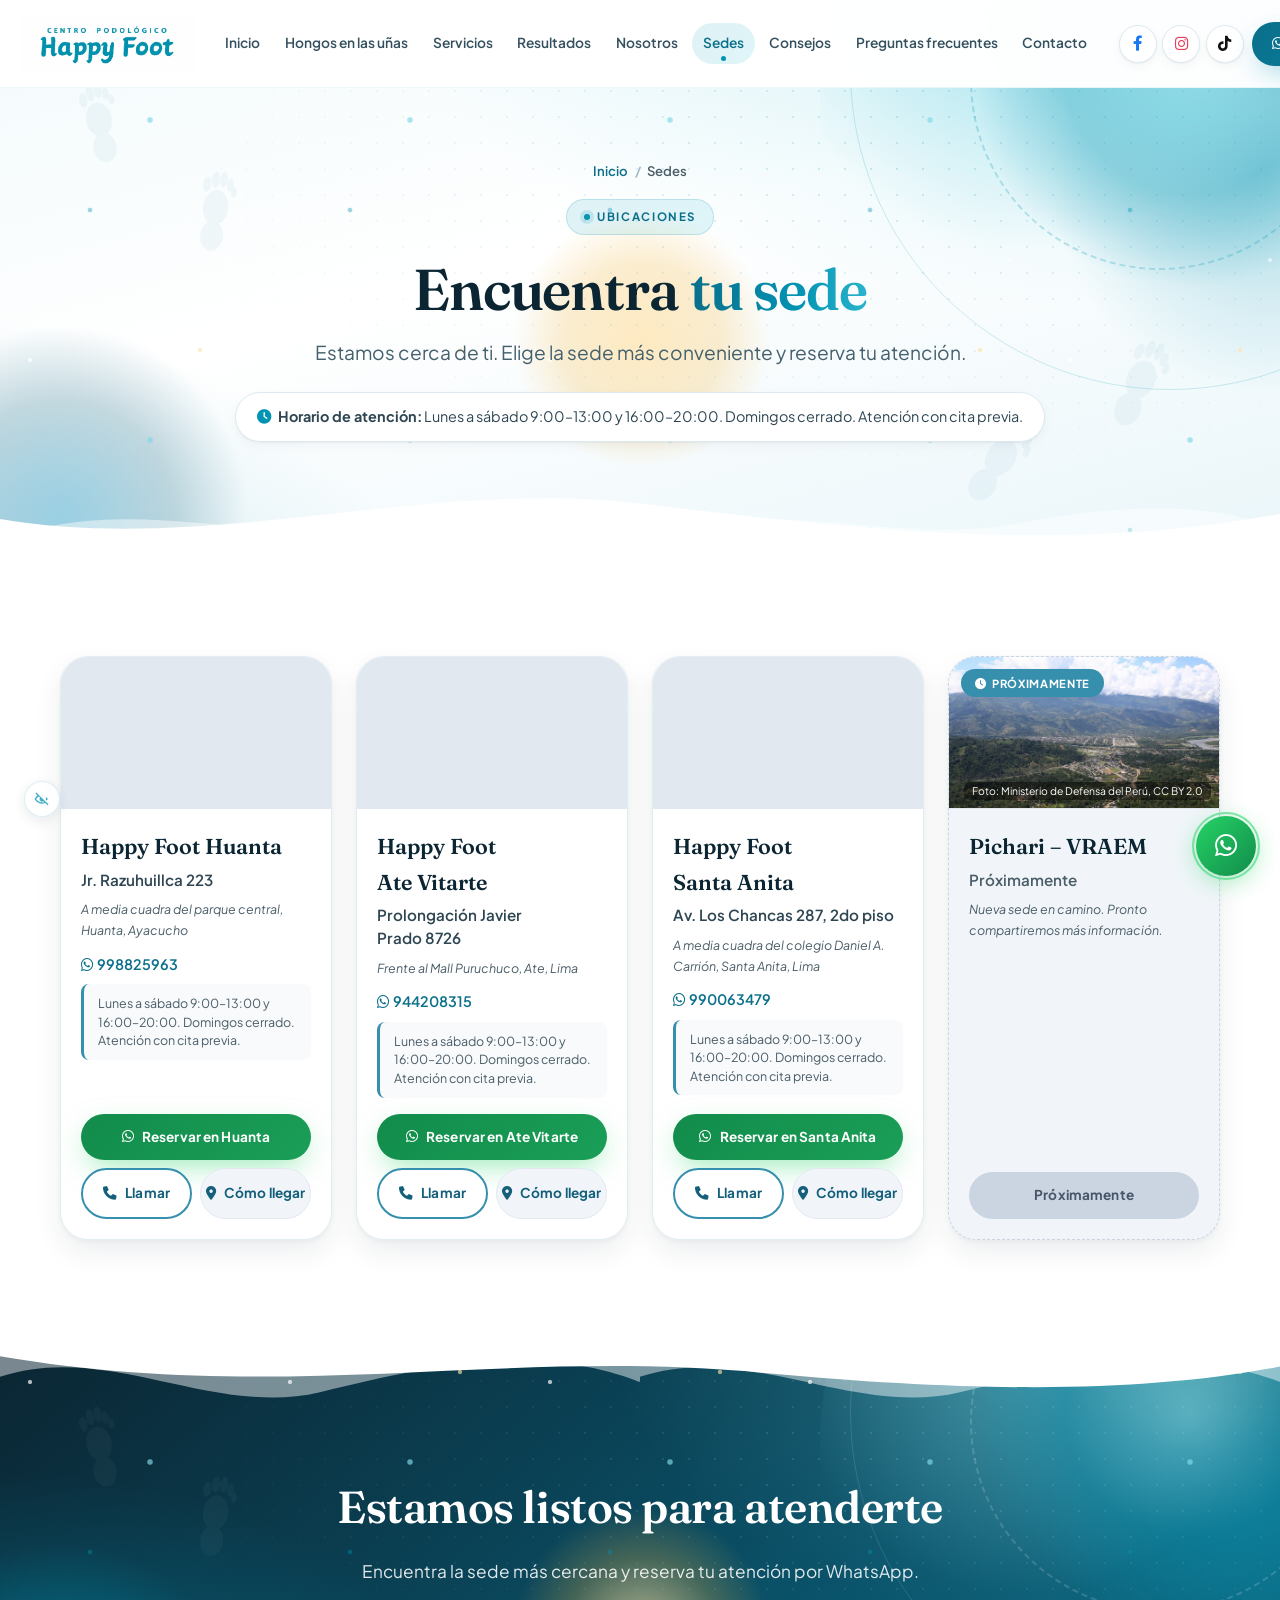
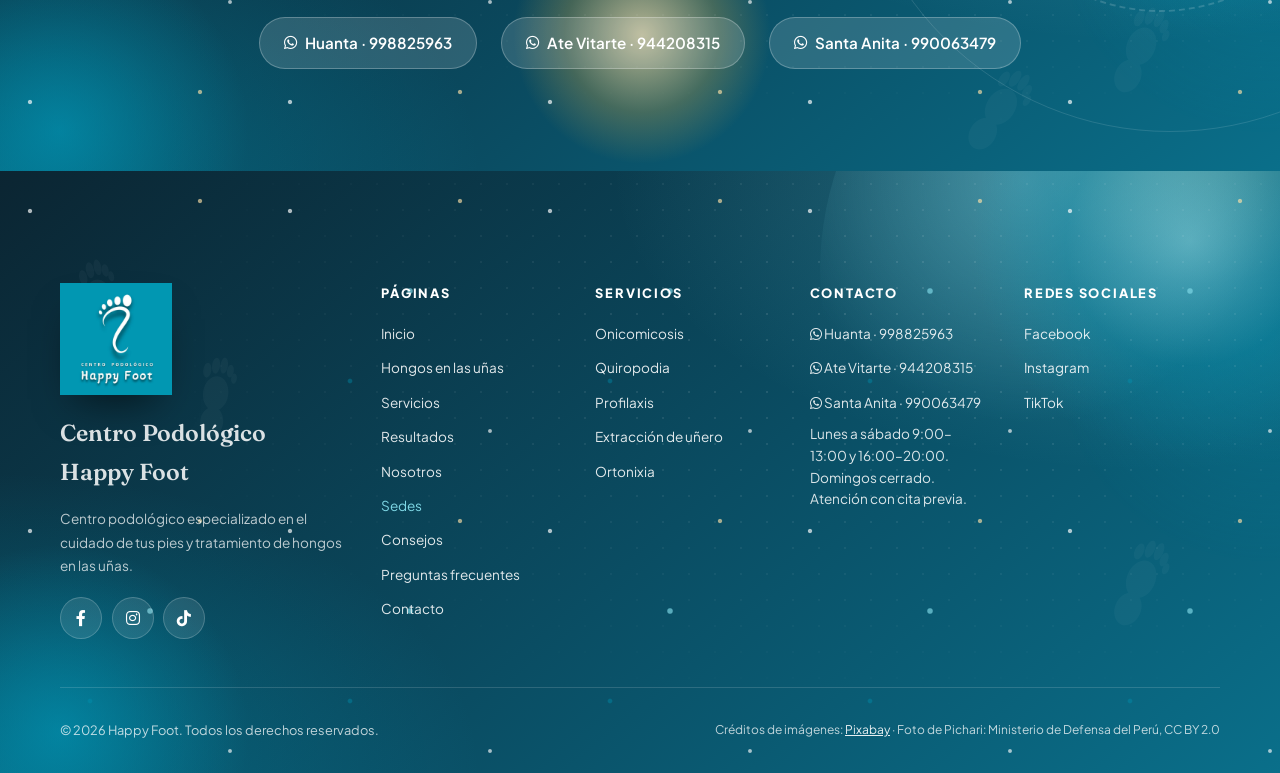
<file: sedes.html>
<!DOCTYPE html>
<html lang="es">
<head>
  <meta charset="UTF-8">
  <meta name="viewport" content="width=device-width, initial-scale=1.0, viewport-fit=cover">
  <title>Sedes de Happy Foot en Huanta, Ate Vitarte y Santa Anita</title>
  <meta name="description" content="Direcciones, mapas, WhatsApp y horario de Happy Foot: Huanta (Jr. Razuhuillca 223), Ate Vitarte (Prolongación Javier Prado 8726) y Santa Anita (Av. Los Chancas 287). Próximamente Pichari – VRAEM.">
  <link rel="canonical" href="https://happyfootgeneral.github.io/Centro-Podol-gico-Happy-Foot/sedes.html">
  <meta name="robots" content="index, follow">
  <meta name="theme-color" content="#0193B2">
  <meta property="og:site_name" content="Centro Podológico Happy Foot">
  <meta property="og:title" content="Sedes de Happy Foot en Huanta, Ate Vitarte y Santa Anita">
  <meta property="og:description" content="Direcciones, mapas, WhatsApp y horario de Happy Foot: Huanta (Jr. Razuhuillca 223), Ate Vitarte (Prolongación Javier Prado 8726) y Santa Anita (Av. Los Chancas 287). Próximamente Pichari – VRAEM.">
  <meta property="og:type" content="website">
  <meta property="og:url" content="https://happyfootgeneral.github.io/Centro-Podol-gico-Happy-Foot/sedes.html">
  <meta property="og:image" content="https://happyfootgeneral.github.io/Centro-Podol-gico-Happy-Foot/img/og-image.jpg">
  <meta property="og:image:width" content="1200">
  <meta property="og:image:height" content="630">
  <meta property="og:image:alt" content="Logo del Centro Podológico Happy Foot">
  <meta property="og:locale" content="es_PE">
  <meta name="twitter:card" content="summary_large_image">
  <meta name="twitter:title" content="Sedes de Happy Foot en Huanta, Ate Vitarte y Santa Anita">
  <meta name="twitter:description" content="Direcciones, mapas, WhatsApp y horario de Happy Foot: Huanta (Jr. Razuhuillca 223), Ate Vitarte (Prolongación Javier Prado 8726) y Santa Anita (Av. Los Chancas 287). Próximamente Pichari – VRAEM.">
  <meta name="twitter:image" content="https://happyfootgeneral.github.io/Centro-Podol-gico-Happy-Foot/img/og-image.jpg">
  <link rel="icon" href="favicon.ico" sizes="any">
  <link rel="icon" type="image/png" sizes="32x32" href="img/favicon-32.png">
  <link rel="apple-touch-icon" href="img/apple-touch-icon.png">
  <link rel="manifest" href="site.webmanifest">
  <link rel="preconnect" href="https://fonts.googleapis.com">
  <link rel="preconnect" href="https://fonts.gstatic.com" crossorigin>
  <link href="https://fonts.googleapis.com/css2?family=Fraunces:opsz,wght@9..144,500;9..144,600;9..144,700&family=Plus+Jakarta+Sans:wght@400;500;600;700;800&display=swap" rel="stylesheet">
  <link rel="stylesheet" href="https://cdnjs.cloudflare.com/ajax/libs/font-awesome/6.0.0-beta3/css/all.min.css" media="print" onload="this.media='all'">
  <noscript><link rel="stylesheet" href="https://cdnjs.cloudflare.com/ajax/libs/font-awesome/6.0.0-beta3/css/all.min.css"></noscript>
  <link rel="stylesheet" href="css/styles.css?v=12">
  <script>document.documentElement.classList.add('js');</script>
  <script type="application/ld+json">{"@context":"https://schema.org","@graph":[{"@type":"Organization","@id":"https://happyfootgeneral.github.io/Centro-Podol-gico-Happy-Foot/#organizacion","name":"Centro Podológico Happy Foot","alternateName":"Happy Foot","url":"https://happyfootgeneral.github.io/Centro-Podol-gico-Happy-Foot/","logo":"https://happyfootgeneral.github.io/Centro-Podol-gico-Happy-Foot/img/logo.png","image":"https://happyfootgeneral.github.io/Centro-Podol-gico-Happy-Foot/img/og-image.jpg","foundingDate":"2021","description":"Centro podológico especializado en el cuidado de tus pies y tratamiento de hongos en las uñas.","sameAs":["https://www.facebook.com/profile.php?id=61554678720027","https://www.instagram.com/podologiahappyfoot/","https://www.tiktok.com/@podologiahappyfoot"]},{"@type":"MedicalBusiness","@id":"https://happyfootgeneral.github.io/Centro-Podol-gico-Happy-Foot/sedes.html#huanta","name":"Happy Foot Huanta","parentOrganization":{"@id":"https://happyfootgeneral.github.io/Centro-Podol-gico-Happy-Foot/#organizacion"},"url":"https://happyfootgeneral.github.io/Centro-Podol-gico-Happy-Foot/sedes.html#huanta","image":"https://happyfootgeneral.github.io/Centro-Podol-gico-Happy-Foot/img/og-image.jpg","telephone":"+51998825963","address":{"@type":"PostalAddress","streetAddress":"Jr. Razuhuillca 223","addressLocality":"Huanta","addressRegion":"Ayacucho","addressCountry":"PE"},"hasMap":"https://www.google.com/maps/place/Centro+Podol%C3%B3gico+L%C3%A1ser+%22Happy+Foot%22/@-12.9391615,-74.2476823,17z/data=!3m1!4b1!4m6!3m5!1s0x910d83005bfe06b3:0xa6ca51afe73aeee5!8m2!3d-12.9391615!4d-74.2476823!16s%2Fg%2F11vm36p83v","openingHoursSpecification":[{"@type":"OpeningHoursSpecification","dayOfWeek":["Monday","Tuesday","Wednesday","Thursday","Friday","Saturday"],"opens":"09:00","closes":"13:00"},{"@type":"OpeningHoursSpecification","dayOfWeek":["Monday","Tuesday","Wednesday","Thursday","Friday","Saturday"],"opens":"16:00","closes":"20:00"}],"areaServed":"Huanta","geo":{"@type":"GeoCoordinates","latitude":-12.9391615,"longitude":-74.2476823}},{"@type":"MedicalBusiness","@id":"https://happyfootgeneral.github.io/Centro-Podol-gico-Happy-Foot/sedes.html#ate","name":"Happy Foot Ate Vitarte","parentOrganization":{"@id":"https://happyfootgeneral.github.io/Centro-Podol-gico-Happy-Foot/#organizacion"},"url":"https://happyfootgeneral.github.io/Centro-Podol-gico-Happy-Foot/sedes.html#ate","image":"https://happyfootgeneral.github.io/Centro-Podol-gico-Happy-Foot/img/og-image.jpg","telephone":"+51944208315","address":{"@type":"PostalAddress","streetAddress":"Prolongación Javier Prado 8726","addressLocality":"Ate","addressRegion":"Lima","addressCountry":"PE"},"hasMap":"https://www.google.com/maps/search/?api=1&query=Prolongaci%C3%B3n%20Javier%20Prado%208726%2C%20Ate%2C%20Lima","openingHoursSpecification":[{"@type":"OpeningHoursSpecification","dayOfWeek":["Monday","Tuesday","Wednesday","Thursday","Friday","Saturday"],"opens":"09:00","closes":"13:00"},{"@type":"OpeningHoursSpecification","dayOfWeek":["Monday","Tuesday","Wednesday","Thursday","Friday","Saturday"],"opens":"16:00","closes":"20:00"}],"areaServed":"Ate"},{"@type":"MedicalBusiness","@id":"https://happyfootgeneral.github.io/Centro-Podol-gico-Happy-Foot/sedes.html#santa-anita","name":"Happy Foot Santa Anita","parentOrganization":{"@id":"https://happyfootgeneral.github.io/Centro-Podol-gico-Happy-Foot/#organizacion"},"url":"https://happyfootgeneral.github.io/Centro-Podol-gico-Happy-Foot/sedes.html#santa-anita","image":"https://happyfootgeneral.github.io/Centro-Podol-gico-Happy-Foot/img/og-image.jpg","telephone":"+51990063479","address":{"@type":"PostalAddress","streetAddress":"Av. Los Chancas 287, 2do piso","addressLocality":"Santa Anita","addressRegion":"Lima","addressCountry":"PE"},"hasMap":"https://www.google.com/maps/place/Centro+Podol%C3%B3gico+Happy+Foot+Sede+Lima/@-12.0390899,-76.9682463,17z/data=!3m1!4b1!4m6!3m5!1s0x9105c70077a9df75:0x8540cb12fa832689!8m2!3d-12.0390899!4d-76.9682463!16s%2Fg%2F11zg3k9r49","openingHoursSpecification":[{"@type":"OpeningHoursSpecification","dayOfWeek":["Monday","Tuesday","Wednesday","Thursday","Friday","Saturday"],"opens":"09:00","closes":"13:00"},{"@type":"OpeningHoursSpecification","dayOfWeek":["Monday","Tuesday","Wednesday","Thursday","Friday","Saturday"],"opens":"16:00","closes":"20:00"}],"areaServed":"Santa Anita","geo":{"@type":"GeoCoordinates","latitude":-12.0390899,"longitude":-76.9682463}}]}</script>
  <script type="application/ld+json">{"@context":"https://schema.org","@type":"BreadcrumbList","itemListElement":[{"@type":"ListItem","position":1,"name":"Inicio","item":"https://happyfootgeneral.github.io/Centro-Podol-gico-Happy-Foot/"},{"@type":"ListItem","position":2,"name":"Sedes","item":"https://happyfootgeneral.github.io/Centro-Podol-gico-Happy-Foot/sedes.html"}]}</script>
</head>
<body>
  <a class="skip-link" href="#contenido">Saltar al contenido</a>

  <header class="header" id="header">
    <div class="container header-inner">
      <a href="./" class="logo" aria-label="Centro Podológico Happy Foot - Inicio">
        <img src="img/logo-horizontal.webp" alt="Centro Podológico Happy Foot" class="logo-wordmark" width="1086" height="362">
      </a>
      <nav class="nav" id="mainNav" aria-label="Navegación principal">
        <a href="./">Inicio</a>
        <a href="hongos-en-las-unas.html">Hongos en las uñas</a>
        <a href="servicios.html">Servicios</a>
        <a href="resultados.html">Resultados</a>
        <a href="nosotros.html">Nosotros</a>
        <a href="sedes.html" aria-current="page">Sedes</a>
        <a href="consejos.html">Consejos</a>
        <a href="preguntas-frecuentes.html">Preguntas frecuentes</a>
        <a href="contacto.html">Contacto</a>
        <div class="nav-extra">
          <div class="nav-social"><a href="https://www.facebook.com/profile.php?id=61554678720027" target="_blank" rel="noopener" class="hs-facebook" aria-label="Facebook de Happy Foot (se abre en una pestaña nueva)"><i class="fab fa-facebook-f" aria-hidden="true"></i> Facebook</a><a href="https://www.instagram.com/podologiahappyfoot/" target="_blank" rel="noopener" class="hs-instagram" aria-label="Instagram de Happy Foot (se abre en una pestaña nueva)"><i class="fab fa-instagram" aria-hidden="true"></i> Instagram</a><a href="https://www.tiktok.com/@podologiahappyfoot" target="_blank" rel="noopener" class="hs-tiktok" aria-label="TikTok de Happy Foot (se abre en una pestaña nueva)"><i class="fab fa-tiktok" aria-hidden="true"></i> TikTok</a></div>
          <button type="button" class="btn btn-whatsapp js-open-wa-selector" data-wa-msg="Hola Happy Foot, quiero reservar una cita."><i class="fab fa-whatsapp" aria-hidden="true"></i> Reservar cita por WhatsApp</button>
        </div>
      </nav>
      <div class="header-cta">
        <div class="header-social"><a href="https://www.facebook.com/profile.php?id=61554678720027" target="_blank" rel="noopener" class="hs-facebook" aria-label="Facebook de Happy Foot (se abre en una pestaña nueva)"><i class="fab fa-facebook-f" aria-hidden="true"></i></a><a href="https://www.instagram.com/podologiahappyfoot/" target="_blank" rel="noopener" class="hs-instagram" aria-label="Instagram de Happy Foot (se abre en una pestaña nueva)"><i class="fab fa-instagram" aria-hidden="true"></i></a><a href="https://www.tiktok.com/@podologiahappyfoot" target="_blank" rel="noopener" class="hs-tiktok" aria-label="TikTok de Happy Foot (se abre en una pestaña nueva)"><i class="fab fa-tiktok" aria-hidden="true"></i></a></div>
        <button type="button" class="btn btn-primary btn-sm js-open-wa-selector" data-wa-msg="Hola Happy Foot, quiero reservar una cita." aria-label="Reservar cita por WhatsApp"><i class="fab fa-whatsapp" aria-hidden="true"></i><span class="btn-text">Reservar cita</span></button>
        <button class="hamburger" id="hamburger" type="button" aria-label="Abrir menú de navegación" aria-expanded="false" aria-controls="mainNav"><span></span><span></span><span></span></button>
      </div>
    </div>
  </header>

  <main id="contenido">

    <section class="page-hero layered">
      <div class="layer-stack" aria-hidden="true"><div class="lb-base"></div><div class="lb-aurora"><i></i></div><div class="lb-orb o1 px px-b"><i></i></div><div class="lb-orb o2 px px-n"><i></i></div><div class="lb-orb o3 px px-c"><i></i></div><div class="lb-dots px px-a"></div><div class="lb-ring r1 px px-a"></div><div class="lb-ring r2 px px-b"><i></i></div><div class="lb-prints px px-c"><div class="lb-prints-in"><svg class="lb-print p1" viewBox="0 0 80 160" fill="currentColor" focusable="false"><ellipse cx="40" cy="122" rx="20" ry="26"/><ellipse cx="40" cy="72" rx="22" ry="30"/><ellipse cx="20" cy="34" rx="7" ry="13"/><ellipse cx="34" cy="24" rx="7" ry="14"/><ellipse cx="48" cy="22" rx="6.5" ry="14"/><ellipse cx="60" cy="30" rx="6" ry="11"/><ellipse cx="68" cy="42" rx="5" ry="9"/></svg><svg class="lb-print p2" viewBox="0 0 80 160" fill="currentColor" focusable="false"><ellipse cx="40" cy="122" rx="20" ry="26"/><ellipse cx="40" cy="72" rx="22" ry="30"/><ellipse cx="20" cy="34" rx="7" ry="13"/><ellipse cx="34" cy="24" rx="7" ry="14"/><ellipse cx="48" cy="22" rx="6.5" ry="14"/><ellipse cx="60" cy="30" rx="6" ry="11"/><ellipse cx="68" cy="42" rx="5" ry="9"/></svg><svg class="lb-print p3" viewBox="0 0 80 160" fill="currentColor" focusable="false"><ellipse cx="40" cy="122" rx="20" ry="26"/><ellipse cx="40" cy="72" rx="22" ry="30"/><ellipse cx="20" cy="34" rx="7" ry="13"/><ellipse cx="34" cy="24" rx="7" ry="14"/><ellipse cx="48" cy="22" rx="6.5" ry="14"/><ellipse cx="60" cy="30" rx="6" ry="11"/><ellipse cx="68" cy="42" rx="5" ry="9"/></svg><svg class="lb-print p4" viewBox="0 0 80 160" fill="currentColor" focusable="false"><ellipse cx="40" cy="122" rx="20" ry="26"/><ellipse cx="40" cy="72" rx="22" ry="30"/><ellipse cx="20" cy="34" rx="7" ry="13"/><ellipse cx="34" cy="24" rx="7" ry="14"/><ellipse cx="48" cy="22" rx="6.5" ry="14"/><ellipse cx="60" cy="30" rx="6" ry="11"/><ellipse cx="68" cy="42" rx="5" ry="9"/></svg></div></div><div class="lb-dust"></div><div class="lb-bubbles"><span style="--i:0"></span><span style="--i:1"></span><span style="--i:2"></span><span style="--i:3"></span><span style="--i:4"></span><span style="--i:5"></span></div></div>
      <div class="container">
        <nav aria-label="Ruta de navegación"><ol class="breadcrumb"><li><a href="./">Inicio</a></li><li aria-current="page">Sedes</li></ol></nav>
        <span class="badge enter" style="--e:.05s">Ubicaciones</span>
        <h1 class="wsplit">Encuentra <em>tu sede</em></h1>
        <p class="lead enter" style="--e:.6s">Estamos cerca de ti. Elige la sede más conveniente y reserva tu atención.</p>
        <p class="enter" style="--e:.8s"><span class="schedule-pill"><i class="fas fa-clock" aria-hidden="true"></i><strong>Horario de atención:</strong> Lunes a sábado 9:00–13:00 y 16:00–20:00. Domingos cerrado. Atención con cita previa.</span></p>
      </div>
      <div class="wave wave-bottom" aria-hidden="true"><svg viewBox="0 0 1440 120" preserveAspectRatio="none" focusable="false"><path d="M0,64 C240,120 480,0 720,40 C960,80 1200,120 1440,56 L1440,120 L0,120 Z" fill="#FFFFFF"/></svg><svg class="wave-drift" viewBox="0 0 2880 120" preserveAspectRatio="none" focusable="false"><g><path d="M0,96 C320,20 560,110 860,70 C1110,38 1290,40 1440,80 L1440,120 L0,120 Z" fill="#FFFFFF" fill-opacity="0.45"/></g><g transform="translate(1440,0)"><path d="M0,96 C320,20 560,110 860,70 C1110,38 1290,40 1440,80 L1440,120 L0,120 Z" fill="#FFFFFF" fill-opacity="0.45"/></g></svg></div>
    </section>

    <section class="section bg-white locations-section" id="sedes">
      <div class="container">
        <div class="locations-grid four">
          <article class="location-card" id="huanta">
            <div class="location-map">
              <iframe src="https://www.google.com/maps?q=-12.9391615,-74.2476823&z=17&output=embed" title="Mapa de Happy Foot Huanta" loading="lazy" referrerpolicy="no-referrer-when-downgrade" allowfullscreen></iframe>
            </div>
            <div class="location-body">
              <h2 class="h3-like">Happy Foot Huanta</h2>
              <p class="address">Jr. Razuhuillca 223</p>
              <p class="reference">A media cuadra del parque central, Huanta, Ayacucho</p>
              <p class="phone"><i class="fab fa-whatsapp" aria-hidden="true"></i> 998825963</p>
              <div class="schedule">Lunes a sábado 9:00–13:00 y 16:00–20:00. Domingos cerrado. Atención con cita previa.</div>
              <div class="location-actions">
                <a href="https://wa.me/51998825963?text=Hola%20Happy%20Foot%2C%20quiero%20reservar%20una%20cita%20en%20la%20sede%20de%20Huanta." target="_blank" rel="noopener" class="btn btn-whatsapp btn-sm"><i class="fab fa-whatsapp" aria-hidden="true"></i> Reservar en Huanta</a>
                <div class="location-actions-row">
                  <a href="tel:+51998825963" class="btn btn-call btn-sm" aria-label="Llamar a Happy Foot Huanta"><i class="fas fa-phone" aria-hidden="true"></i> Llamar</a>
                  <a href="https://www.google.com/maps/place/Centro+Podol%C3%B3gico+L%C3%A1ser+%22Happy+Foot%22/@-12.9391615,-74.2476823,17z/data=!3m1!4b1!4m6!3m5!1s0x910d83005bfe06b3:0xa6ca51afe73aeee5!8m2!3d-12.9391615!4d-74.2476823!16s%2Fg%2F11vm36p83v" target="_blank" rel="noopener" class="btn btn-maps btn-sm" aria-label="Cómo llegar a Happy Foot Huanta"><i class="fas fa-map-marker-alt" aria-hidden="true"></i> Cómo llegar</a>
                </div>
              </div>
            </div>
          </article>
          <article class="location-card" id="ate">
            <div class="location-map">
              <iframe src="https://www.google.com/maps?q=Prolongaci%C3%B3n%20Javier%20Prado%208726%2C%20Ate%2C%20Lima&z=16&output=embed" title="Mapa de Happy Foot Ate Vitarte" loading="lazy" referrerpolicy="no-referrer-when-downgrade" allowfullscreen></iframe>
            </div>
            <div class="location-body">
              <h2 class="h3-like">Happy Foot Ate Vitarte</h2>
              <p class="address">Prolongación Javier Prado 8726</p>
              <p class="reference">Frente al Mall Puruchuco, Ate, Lima</p>
              <p class="phone"><i class="fab fa-whatsapp" aria-hidden="true"></i> 944208315</p>
              <div class="schedule">Lunes a sábado 9:00–13:00 y 16:00–20:00. Domingos cerrado. Atención con cita previa.</div>
              <div class="location-actions">
                <a href="https://wa.me/51944208315?text=Hola%20Happy%20Foot%2C%20quiero%20reservar%20una%20cita%20en%20la%20sede%20de%20Ate%20Vitarte." target="_blank" rel="noopener" class="btn btn-whatsapp btn-sm"><i class="fab fa-whatsapp" aria-hidden="true"></i> Reservar en Ate Vitarte</a>
                <div class="location-actions-row">
                  <a href="tel:+51944208315" class="btn btn-call btn-sm" aria-label="Llamar a Happy Foot Ate Vitarte"><i class="fas fa-phone" aria-hidden="true"></i> Llamar</a>
                  <a href="https://www.google.com/maps/search/?api=1&query=Prolongaci%C3%B3n%20Javier%20Prado%208726%2C%20Ate%2C%20Lima" target="_blank" rel="noopener" class="btn btn-maps btn-sm" aria-label="Cómo llegar a Happy Foot Ate Vitarte"><i class="fas fa-map-marker-alt" aria-hidden="true"></i> Cómo llegar</a>
                </div>
              </div>
            </div>
          </article>
          <article class="location-card" id="santa-anita">
            <div class="location-map">
              <iframe src="https://www.google.com/maps?q=-12.0390899,-76.9682463&z=17&output=embed" title="Mapa de Happy Foot Santa Anita" loading="lazy" referrerpolicy="no-referrer-when-downgrade" allowfullscreen></iframe>
            </div>
            <div class="location-body">
              <h2 class="h3-like">Happy Foot Santa Anita</h2>
              <p class="address">Av. Los Chancas 287, 2do piso</p>
              <p class="reference">A media cuadra del colegio Daniel A. Carrión, Santa Anita, Lima</p>
              <p class="phone"><i class="fab fa-whatsapp" aria-hidden="true"></i> 990063479</p>
              <div class="schedule">Lunes a sábado 9:00–13:00 y 16:00–20:00. Domingos cerrado. Atención con cita previa.</div>
              <div class="location-actions">
                <a href="https://wa.me/51990063479?text=Hola%20Happy%20Foot%2C%20quiero%20reservar%20una%20cita%20en%20la%20sede%20de%20Santa%20Anita." target="_blank" rel="noopener" class="btn btn-whatsapp btn-sm"><i class="fab fa-whatsapp" aria-hidden="true"></i> Reservar en Santa Anita</a>
                <div class="location-actions-row">
                  <a href="tel:+51990063479" class="btn btn-call btn-sm" aria-label="Llamar a Happy Foot Santa Anita"><i class="fas fa-phone" aria-hidden="true"></i> Llamar</a>
                  <a href="https://www.google.com/maps/place/Centro+Podol%C3%B3gico+Happy+Foot+Sede+Lima/@-12.0390899,-76.9682463,17z/data=!3m1!4b1!4m6!3m5!1s0x9105c70077a9df75:0x8540cb12fa832689!8m2!3d-12.0390899!4d-76.9682463!16s%2Fg%2F11zg3k9r49" target="_blank" rel="noopener" class="btn btn-maps btn-sm" aria-label="Cómo llegar a Happy Foot Santa Anita"><i class="fas fa-map-marker-alt" aria-hidden="true"></i> Cómo llegar</a>
                </div>
              </div>
            </div>
          </article>
          <article class="location-card coming-soon" id="pichari">
            <figure class="location-map location-photo">
              <img src="img/pichari.webp" alt="Vista de Pichari, VRAEM" width="1200" height="800" loading="lazy" decoding="async" class="js-img-fallback">
              <span class="location-badge"><i class="fas fa-clock" aria-hidden="true"></i> Próximamente</span>
              <figcaption class="photo-credit">Foto: Ministerio de Defensa del Perú, CC BY 2.0</figcaption>
            </figure>
            <div class="location-body">
              <h2 class="h3-like">Pichari – VRAEM</h2>
              <p class="address soon-label">Próximamente</p>
              <p class="reference">Nueva sede en camino. Pronto compartiremos más información.</p>
              <div class="location-actions"><button type="button" class="btn btn-sm" disabled>Próximamente</button></div>
            </div>
          </article>
        </div>
      </div>
    </section>

    <section class="cta-band layered dark on-dark">
      <div class="layer-stack" aria-hidden="true"><div class="lb-base"></div><div class="lb-aurora"><i></i></div><div class="lb-orb o1 px px-b"><i></i></div><div class="lb-orb o2 px px-n"><i></i></div><div class="lb-orb o3 px px-c"><i></i></div><div class="lb-dots px px-a"></div><div class="lb-ring r1 px px-a"></div><div class="lb-ring r2 px px-b"><i></i></div><div class="lb-prints px px-c"><div class="lb-prints-in"><svg class="lb-print p1" viewBox="0 0 80 160" fill="currentColor" focusable="false"><ellipse cx="40" cy="122" rx="20" ry="26"/><ellipse cx="40" cy="72" rx="22" ry="30"/><ellipse cx="20" cy="34" rx="7" ry="13"/><ellipse cx="34" cy="24" rx="7" ry="14"/><ellipse cx="48" cy="22" rx="6.5" ry="14"/><ellipse cx="60" cy="30" rx="6" ry="11"/><ellipse cx="68" cy="42" rx="5" ry="9"/></svg><svg class="lb-print p2" viewBox="0 0 80 160" fill="currentColor" focusable="false"><ellipse cx="40" cy="122" rx="20" ry="26"/><ellipse cx="40" cy="72" rx="22" ry="30"/><ellipse cx="20" cy="34" rx="7" ry="13"/><ellipse cx="34" cy="24" rx="7" ry="14"/><ellipse cx="48" cy="22" rx="6.5" ry="14"/><ellipse cx="60" cy="30" rx="6" ry="11"/><ellipse cx="68" cy="42" rx="5" ry="9"/></svg><svg class="lb-print p3" viewBox="0 0 80 160" fill="currentColor" focusable="false"><ellipse cx="40" cy="122" rx="20" ry="26"/><ellipse cx="40" cy="72" rx="22" ry="30"/><ellipse cx="20" cy="34" rx="7" ry="13"/><ellipse cx="34" cy="24" rx="7" ry="14"/><ellipse cx="48" cy="22" rx="6.5" ry="14"/><ellipse cx="60" cy="30" rx="6" ry="11"/><ellipse cx="68" cy="42" rx="5" ry="9"/></svg><svg class="lb-print p4" viewBox="0 0 80 160" fill="currentColor" focusable="false"><ellipse cx="40" cy="122" rx="20" ry="26"/><ellipse cx="40" cy="72" rx="22" ry="30"/><ellipse cx="20" cy="34" rx="7" ry="13"/><ellipse cx="34" cy="24" rx="7" ry="14"/><ellipse cx="48" cy="22" rx="6.5" ry="14"/><ellipse cx="60" cy="30" rx="6" ry="11"/><ellipse cx="68" cy="42" rx="5" ry="9"/></svg></div></div><div class="lb-dust"></div><div class="lb-bubbles"><span style="--i:0"></span><span style="--i:1"></span><span style="--i:2"></span><span style="--i:3"></span><span style="--i:4"></span><span style="--i:5"></span><span style="--i:6"></span><span style="--i:7"></span></div></div>
      <div class="wave wave-top" aria-hidden="true"><svg viewBox="0 0 1440 120" preserveAspectRatio="none" focusable="false"><path d="M0,96 C320,20 560,110 860,70 C1110,38 1290,40 1440,80 L1440,120 L0,120 Z" fill="#FFFFFF"/></svg><svg class="wave-drift" viewBox="0 0 2880 120" preserveAspectRatio="none" focusable="false"><g><path d="M0,64 C240,120 480,0 720,40 C960,80 1200,120 1440,56 L1440,120 L0,120 Z" fill="#FFFFFF" fill-opacity="0.45"/></g><g transform="translate(1440,0)"><path d="M0,64 C240,120 480,0 720,40 C960,80 1200,120 1440,56 L1440,120 L0,120 Z" fill="#FFFFFF" fill-opacity="0.45"/></g></svg></div>
      <div class="container">
        <h2 class="reveal">Estamos listos para atenderte</h2>
        <p class="reveal">Encuentra la sede más cercana y reserva tu atención por WhatsApp.</p>
        <div class="reveal"><div class="final-cta-phones"><a class="final-cta-phone" href="https://wa.me/51998825963?text=Hola%20Happy%20Foot%2C%20quiero%20reservar%20una%20cita%20en%20la%20sede%20de%20Huanta." target="_blank" rel="noopener"><i class="fab fa-whatsapp" aria-hidden="true"></i> Huanta · 998825963</a><a class="final-cta-phone" href="https://wa.me/51944208315?text=Hola%20Happy%20Foot%2C%20quiero%20reservar%20una%20cita%20en%20la%20sede%20de%20Ate%20Vitarte." target="_blank" rel="noopener"><i class="fab fa-whatsapp" aria-hidden="true"></i> Ate Vitarte · 944208315</a><a class="final-cta-phone" href="https://wa.me/51990063479?text=Hola%20Happy%20Foot%2C%20quiero%20reservar%20una%20cita%20en%20la%20sede%20de%20Santa%20Anita." target="_blank" rel="noopener"><i class="fab fa-whatsapp" aria-hidden="true"></i> Santa Anita · 990063479</a></div></div>
      </div>
    </section>

  </main>

  <footer class="footer layered dark on-dark">
    <div class="layer-stack" aria-hidden="true"><div class="lb-base"></div><div class="lb-aurora"><i></i></div><div class="lb-orb o1 px px-b"><i></i></div><div class="lb-orb o2 px px-n"><i></i></div><div class="lb-dots px px-a"></div><div class="lb-prints px px-c"><div class="lb-prints-in"><svg class="lb-print p1" viewBox="0 0 80 160" fill="currentColor" focusable="false"><ellipse cx="40" cy="122" rx="20" ry="26"/><ellipse cx="40" cy="72" rx="22" ry="30"/><ellipse cx="20" cy="34" rx="7" ry="13"/><ellipse cx="34" cy="24" rx="7" ry="14"/><ellipse cx="48" cy="22" rx="6.5" ry="14"/><ellipse cx="60" cy="30" rx="6" ry="11"/><ellipse cx="68" cy="42" rx="5" ry="9"/></svg><svg class="lb-print p2" viewBox="0 0 80 160" fill="currentColor" focusable="false"><ellipse cx="40" cy="122" rx="20" ry="26"/><ellipse cx="40" cy="72" rx="22" ry="30"/><ellipse cx="20" cy="34" rx="7" ry="13"/><ellipse cx="34" cy="24" rx="7" ry="14"/><ellipse cx="48" cy="22" rx="6.5" ry="14"/><ellipse cx="60" cy="30" rx="6" ry="11"/><ellipse cx="68" cy="42" rx="5" ry="9"/></svg><svg class="lb-print p3" viewBox="0 0 80 160" fill="currentColor" focusable="false"><ellipse cx="40" cy="122" rx="20" ry="26"/><ellipse cx="40" cy="72" rx="22" ry="30"/><ellipse cx="20" cy="34" rx="7" ry="13"/><ellipse cx="34" cy="24" rx="7" ry="14"/><ellipse cx="48" cy="22" rx="6.5" ry="14"/><ellipse cx="60" cy="30" rx="6" ry="11"/><ellipse cx="68" cy="42" rx="5" ry="9"/></svg></div></div><div class="lb-dust"></div><div class="lb-bubbles"><span style="--i:0"></span><span style="--i:1"></span><span style="--i:2"></span><span style="--i:3"></span><span style="--i:4"></span><span style="--i:5"></span></div></div>
    <div class="container">
      <div class="footer-grid">
        <div class="footer-brand">
          <img src="img/logo.png" alt="Centro Podológico Happy Foot" class="footer-logo" width="600" height="600" loading="lazy" decoding="async">
          <p class="brand-line">Centro Podológico Happy Foot</p>
          <p>Centro podológico especializado en el cuidado de tus pies y tratamiento de hongos en las uñas.</p>
          <div class="footer-social"><a href="https://www.facebook.com/profile.php?id=61554678720027" target="_blank" rel="noopener" class="" aria-label="Facebook de Happy Foot (se abre en una pestaña nueva)"><i class="fab fa-facebook-f" aria-hidden="true"></i></a><a href="https://www.instagram.com/podologiahappyfoot/" target="_blank" rel="noopener" class="" aria-label="Instagram de Happy Foot (se abre en una pestaña nueva)"><i class="fab fa-instagram" aria-hidden="true"></i></a><a href="https://www.tiktok.com/@podologiahappyfoot" target="_blank" rel="noopener" class="" aria-label="TikTok de Happy Foot (se abre en una pestaña nueva)"><i class="fab fa-tiktok" aria-hidden="true"></i></a></div>
        </div>
        <div class="footer-col"><h2 class="footer-h">Páginas</h2><ul><li><a href="./">Inicio</a></li><li><a href="hongos-en-las-unas.html">Hongos en las uñas</a></li><li><a href="servicios.html">Servicios</a></li><li><a href="resultados.html">Resultados</a></li><li><a href="nosotros.html">Nosotros</a></li><li><a href="sedes.html" aria-current="page">Sedes</a></li><li><a href="consejos.html">Consejos</a></li><li><a href="preguntas-frecuentes.html">Preguntas frecuentes</a></li><li><a href="contacto.html">Contacto</a></li></ul></div>
        <div class="footer-col"><h2 class="footer-h">Servicios</h2><ul><li><a href="servicios.html#servicio-onicomicosis">Onicomicosis</a></li><li><a href="servicios.html#servicio-quiropodia">Quiropodia</a></li><li><a href="servicios.html#servicio-profilaxis">Profilaxis</a></li><li><a href="servicios.html#servicio-unero">Extracción de uñero</a></li><li><a href="servicios.html#servicio-ortonixia">Ortonixia</a></li></ul></div>
        <div class="footer-col"><h2 class="footer-h">Contacto</h2><ul><li><a href="https://wa.me/51998825963?text=Hola%20Happy%20Foot%2C%20quiero%20consultar%20sobre%20la%20sede%20de%20Huanta." target="_blank" rel="noopener"><i class="fab fa-whatsapp" aria-hidden="true"></i> Huanta · 998825963</a></li><li><a href="https://wa.me/51944208315?text=Hola%20Happy%20Foot%2C%20quiero%20consultar%20sobre%20la%20sede%20de%20Ate%20Vitarte." target="_blank" rel="noopener"><i class="fab fa-whatsapp" aria-hidden="true"></i> Ate Vitarte · 944208315</a></li><li><a href="https://wa.me/51990063479?text=Hola%20Happy%20Foot%2C%20quiero%20consultar%20sobre%20la%20sede%20de%20Santa%20Anita." target="_blank" rel="noopener"><i class="fab fa-whatsapp" aria-hidden="true"></i> Santa Anita · 990063479</a></li></ul><p class="footer-hours">Lunes a sábado 9:00–13:00 y 16:00–20:00. Domingos cerrado. Atención con cita previa.</p></div>
        <div class="footer-col"><h2 class="footer-h">Redes sociales</h2><ul><li><a href="https://www.facebook.com/profile.php?id=61554678720027" target="_blank" rel="noopener">Facebook</a></li><li><a href="https://www.instagram.com/podologiahappyfoot/" target="_blank" rel="noopener">Instagram</a></li><li><a href="https://www.tiktok.com/@podologiahappyfoot" target="_blank" rel="noopener">TikTok</a></li></ul></div>
      </div>
      <div class="footer-bottom">
        <p>© <span id="year">2026</span> Happy Foot. Todos los derechos reservados.</p>
        <p class="credits">Créditos de imágenes: <a href="https://pixabay.com/" target="_blank" rel="noopener">Pixabay</a> · Foto de Pichari: Ministerio de Defensa del Perú, CC BY 2.0</p>
      </div>
    </div>
  </footer>

  <div class="whatsapp-float">
    <div class="whatsapp-panel" id="whatsappPanel" role="dialog" aria-label="Selector de sede para WhatsApp">
      <h2 class="wa-h">¿En qué sede deseas reservar?</h2>
      <p class="panel-sub" id="whatsappPanelSub">Elige la sede para continuar por WhatsApp</p>
      <div id="whatsappOptions"></div>
    </div>
    <button class="whatsapp-toggle" id="whatsappToggle" type="button" aria-label="Abrir selector de sede para WhatsApp" aria-expanded="false" aria-controls="whatsappPanel"><i class="fab fa-whatsapp" aria-hidden="true"></i></button>
  </div>

  <button class="back-to-top" id="backToTop" type="button" aria-label="Volver arriba"><i class="fas fa-chevron-up" aria-hidden="true"></i></button>

  <script src="js/main.js?v=12" defer></script>
  <!-- Happy (mascota) -->
  <script>(function(){var b='happy/',v='?v=9',d=0;function go(){if(d)return;d=1;requestAnimationFrame(function(){setTimeout(function(){var s=document.createElement('script');s.src=b+'happy.js'+v;s.async=true;document.body.appendChild(s)},0)})}try{new PerformanceObserver(go).observe({type:'largest-contentful-paint',buffered:true})}catch(e){}addEventListener('load',go);setTimeout(go,1200)})()</script>
</body>
</html>
</file>
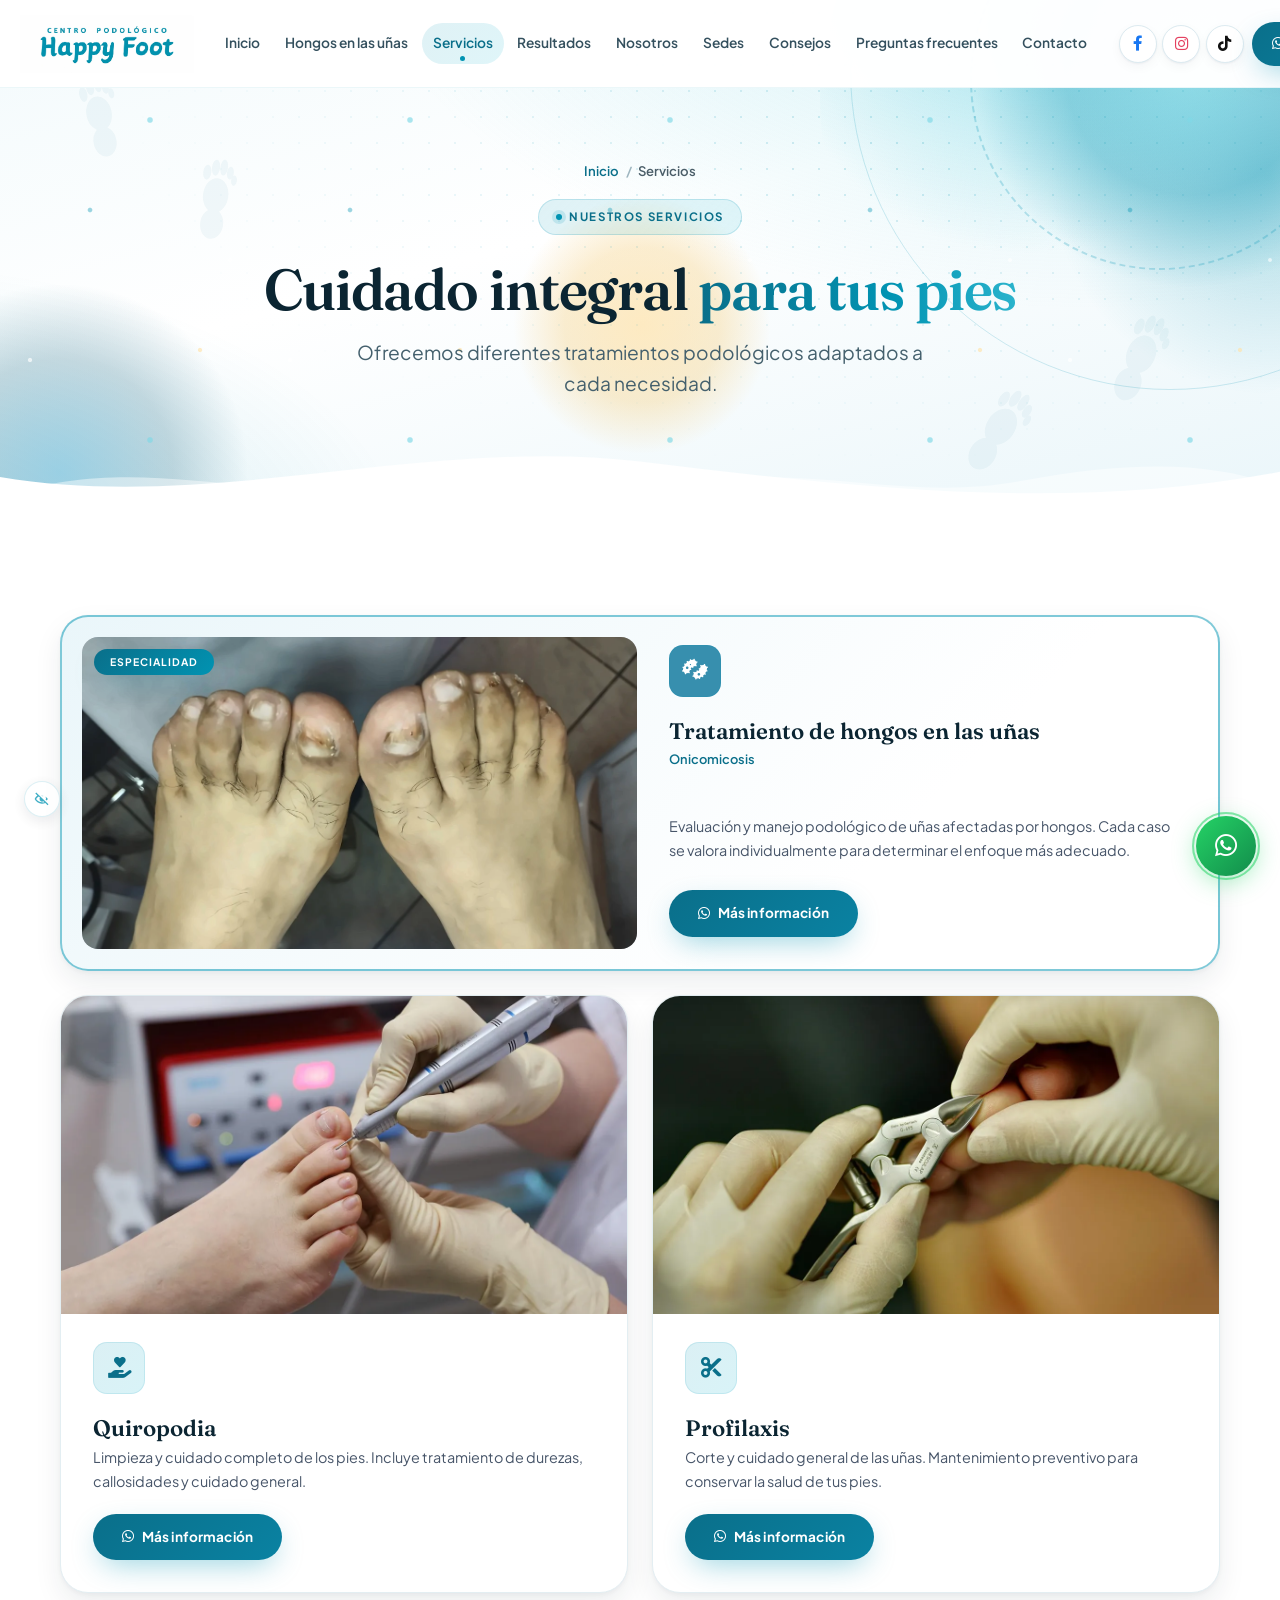
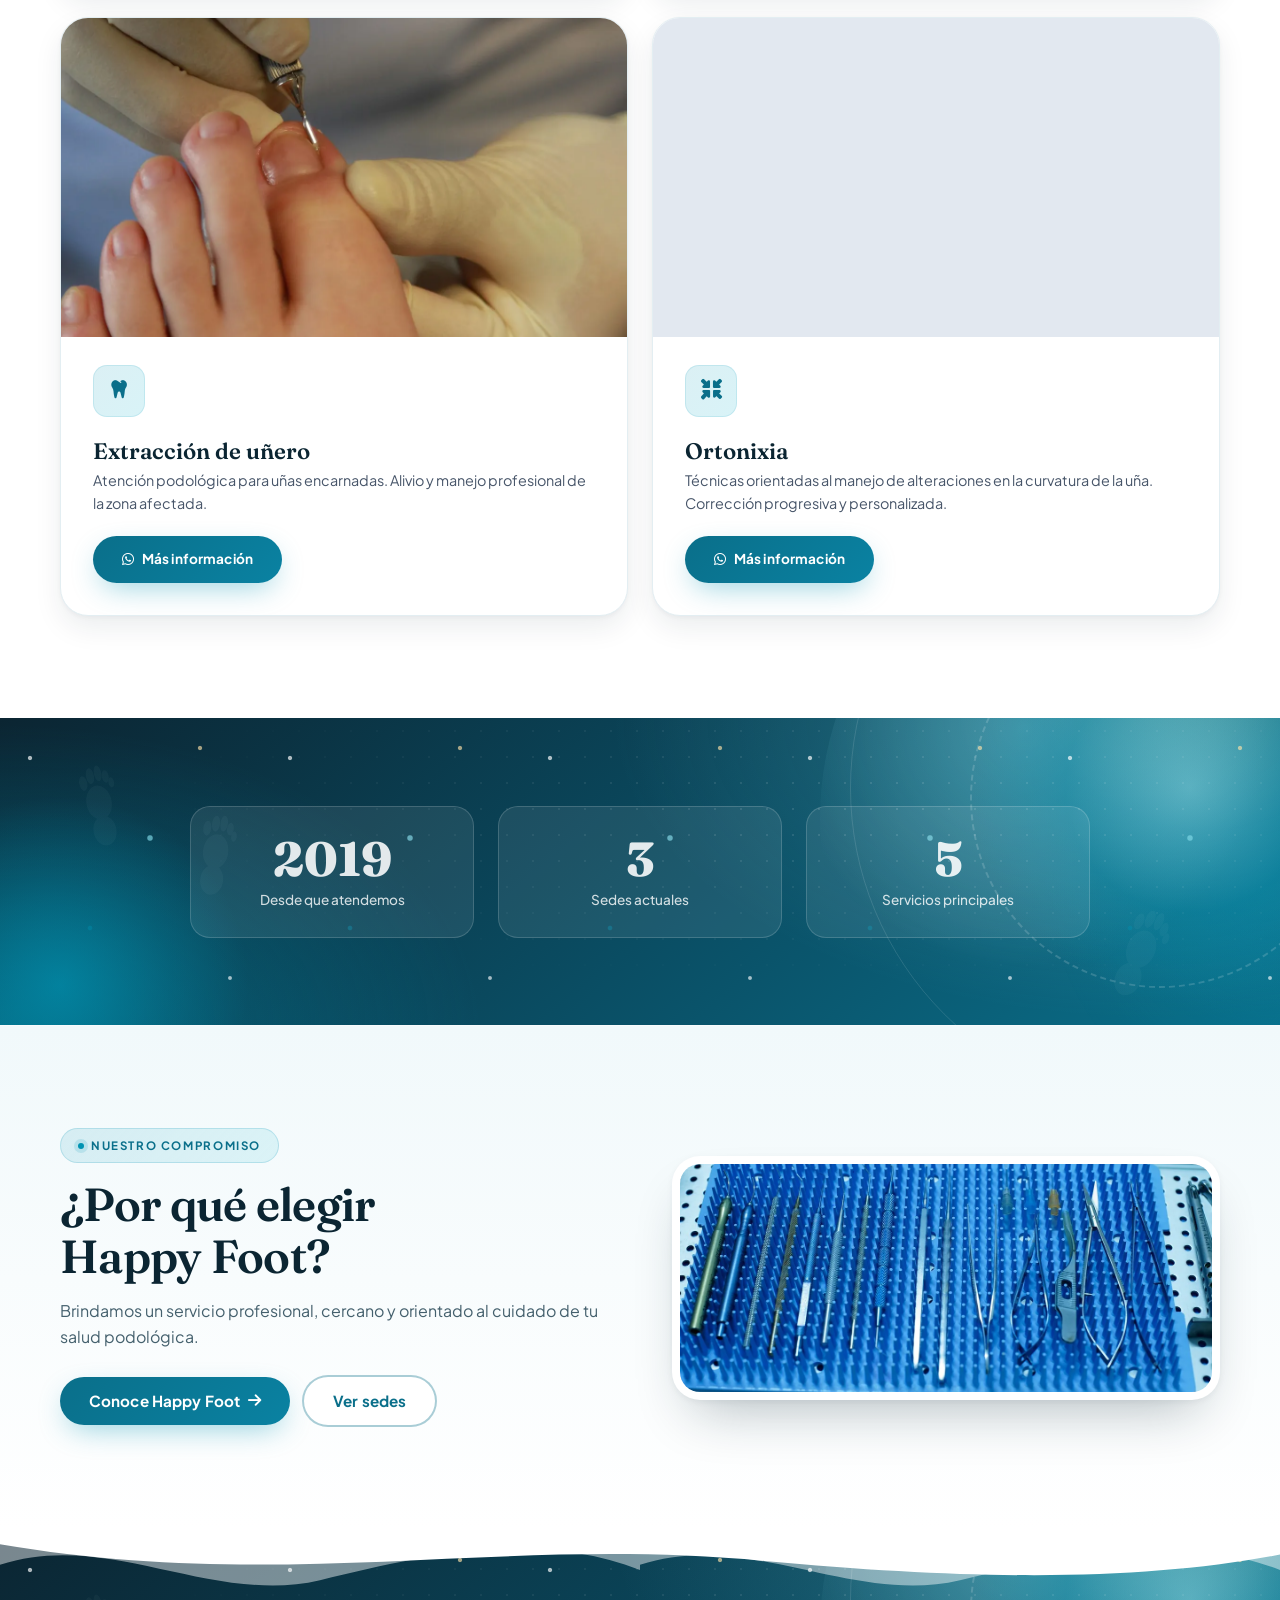
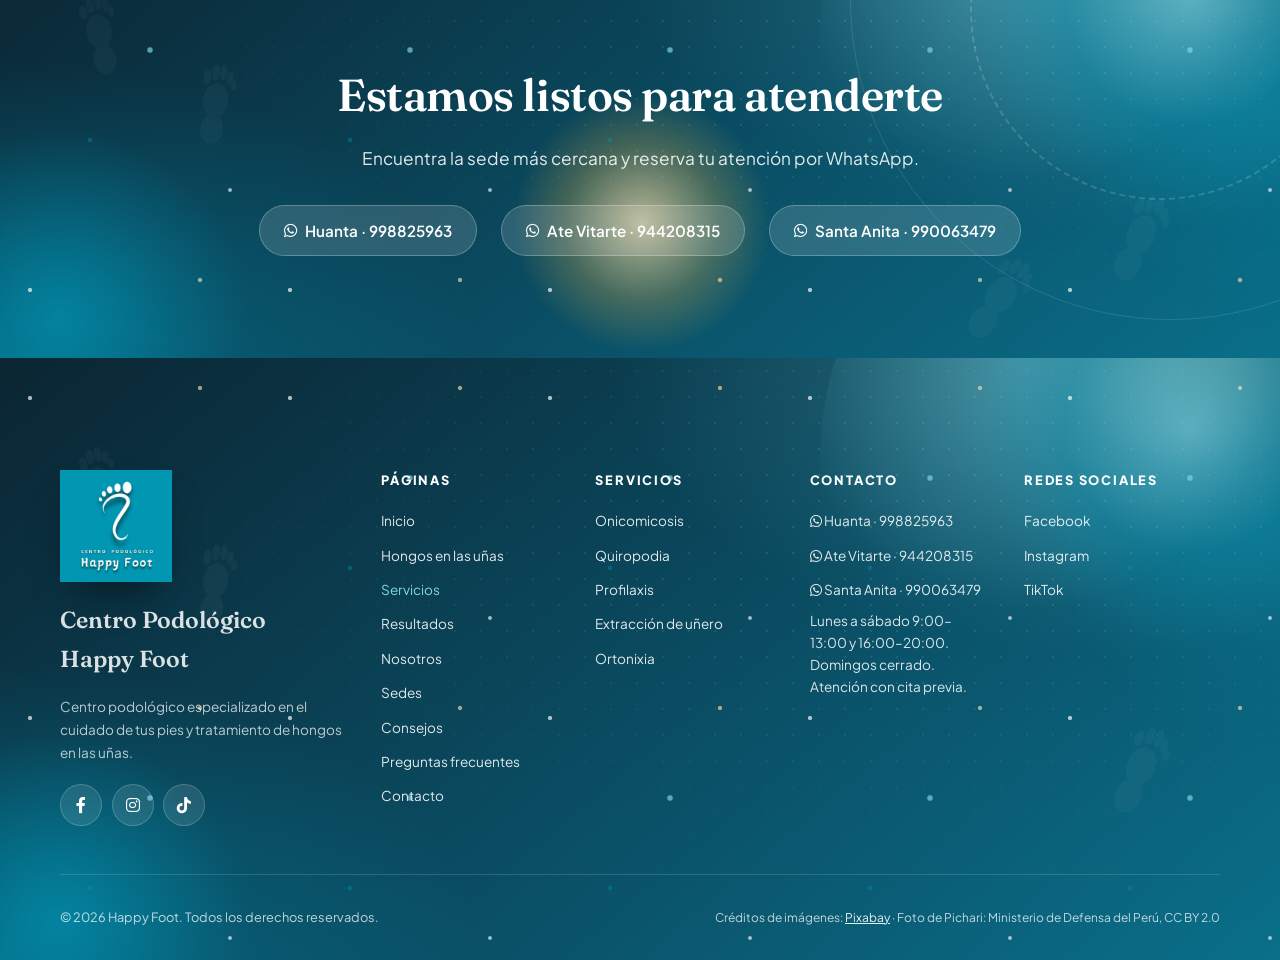
<file: servicios.html>
<!DOCTYPE html>
<html lang="es">
<head>
  <meta charset="UTF-8">
  <meta name="viewport" content="width=device-width, initial-scale=1.0, viewport-fit=cover">
  <title>Servicios podológicos: hongos, quiropodia, uñero y más | Happy Foot</title>
  <meta name="description" content="Tratamiento de hongos en las uñas (onicomicosis), quiropodia, profilaxis, extracción de uñero y ortonixia en Huanta, Ate Vitarte y Santa Anita.">
  <link rel="canonical" href="https://happyfootgeneral.github.io/Centro-Podol-gico-Happy-Foot/servicios.html">
  <meta name="robots" content="index, follow">
  <meta name="theme-color" content="#0193B2">
  <meta property="og:site_name" content="Centro Podológico Happy Foot">
  <meta property="og:title" content="Servicios podológicos: hongos, quiropodia, uñero y más | Happy Foot">
  <meta property="og:description" content="Tratamiento de hongos en las uñas (onicomicosis), quiropodia, profilaxis, extracción de uñero y ortonixia en Huanta, Ate Vitarte y Santa Anita.">
  <meta property="og:type" content="website">
  <meta property="og:url" content="https://happyfootgeneral.github.io/Centro-Podol-gico-Happy-Foot/servicios.html">
  <meta property="og:image" content="https://happyfootgeneral.github.io/Centro-Podol-gico-Happy-Foot/img/og-image.jpg">
  <meta property="og:image:width" content="1200">
  <meta property="og:image:height" content="630">
  <meta property="og:image:alt" content="Logo del Centro Podológico Happy Foot">
  <meta property="og:locale" content="es_PE">
  <meta name="twitter:card" content="summary_large_image">
  <meta name="twitter:title" content="Servicios podológicos: hongos, quiropodia, uñero y más | Happy Foot">
  <meta name="twitter:description" content="Tratamiento de hongos en las uñas (onicomicosis), quiropodia, profilaxis, extracción de uñero y ortonixia en Huanta, Ate Vitarte y Santa Anita.">
  <meta name="twitter:image" content="https://happyfootgeneral.github.io/Centro-Podol-gico-Happy-Foot/img/og-image.jpg">
  <link rel="icon" href="favicon.ico" sizes="any">
  <link rel="icon" type="image/png" sizes="32x32" href="img/favicon-32.png">
  <link rel="apple-touch-icon" href="img/apple-touch-icon.png">
  <link rel="manifest" href="site.webmanifest">
  <link rel="preconnect" href="https://fonts.googleapis.com">
  <link rel="preconnect" href="https://fonts.gstatic.com" crossorigin>
  <link href="https://fonts.googleapis.com/css2?family=Fraunces:opsz,wght@9..144,500;9..144,600;9..144,700&family=Plus+Jakarta+Sans:wght@400;500;600;700;800&display=swap" rel="stylesheet">
  <link rel="stylesheet" href="https://cdnjs.cloudflare.com/ajax/libs/font-awesome/6.0.0-beta3/css/all.min.css" media="print" onload="this.media='all'">
  <noscript><link rel="stylesheet" href="https://cdnjs.cloudflare.com/ajax/libs/font-awesome/6.0.0-beta3/css/all.min.css"></noscript>
  <link rel="stylesheet" href="css/styles.css?v=12">
  <script>document.documentElement.classList.add('js');</script>
  <script type="application/ld+json">{"@context":"https://schema.org","@type":"BreadcrumbList","itemListElement":[{"@type":"ListItem","position":1,"name":"Inicio","item":"https://happyfootgeneral.github.io/Centro-Podol-gico-Happy-Foot/"},{"@type":"ListItem","position":2,"name":"Servicios","item":"https://happyfootgeneral.github.io/Centro-Podol-gico-Happy-Foot/servicios.html"}]}</script>
</head>
<body>
  <a class="skip-link" href="#contenido">Saltar al contenido</a>

  <header class="header" id="header">
    <div class="container header-inner">
      <a href="./" class="logo" aria-label="Centro Podológico Happy Foot - Inicio">
        <img src="img/logo-horizontal.webp" alt="Centro Podológico Happy Foot" class="logo-wordmark" width="1086" height="362">
      </a>
      <nav class="nav" id="mainNav" aria-label="Navegación principal">
        <a href="./">Inicio</a>
        <a href="hongos-en-las-unas.html">Hongos en las uñas</a>
        <a href="servicios.html" aria-current="page">Servicios</a>
        <a href="resultados.html">Resultados</a>
        <a href="nosotros.html">Nosotros</a>
        <a href="sedes.html">Sedes</a>
        <a href="consejos.html">Consejos</a>
        <a href="preguntas-frecuentes.html">Preguntas frecuentes</a>
        <a href="contacto.html">Contacto</a>
        <div class="nav-extra">
          <div class="nav-social"><a href="https://www.facebook.com/profile.php?id=61554678720027" target="_blank" rel="noopener" class="hs-facebook" aria-label="Facebook de Happy Foot (se abre en una pestaña nueva)"><i class="fab fa-facebook-f" aria-hidden="true"></i> Facebook</a><a href="https://www.instagram.com/podologiahappyfoot/" target="_blank" rel="noopener" class="hs-instagram" aria-label="Instagram de Happy Foot (se abre en una pestaña nueva)"><i class="fab fa-instagram" aria-hidden="true"></i> Instagram</a><a href="https://www.tiktok.com/@podologiahappyfoot" target="_blank" rel="noopener" class="hs-tiktok" aria-label="TikTok de Happy Foot (se abre en una pestaña nueva)"><i class="fab fa-tiktok" aria-hidden="true"></i> TikTok</a></div>
          <button type="button" class="btn btn-whatsapp js-open-wa-selector" data-wa-msg="Hola Happy Foot, quiero reservar una cita."><i class="fab fa-whatsapp" aria-hidden="true"></i> Reservar cita por WhatsApp</button>
        </div>
      </nav>
      <div class="header-cta">
        <div class="header-social"><a href="https://www.facebook.com/profile.php?id=61554678720027" target="_blank" rel="noopener" class="hs-facebook" aria-label="Facebook de Happy Foot (se abre en una pestaña nueva)"><i class="fab fa-facebook-f" aria-hidden="true"></i></a><a href="https://www.instagram.com/podologiahappyfoot/" target="_blank" rel="noopener" class="hs-instagram" aria-label="Instagram de Happy Foot (se abre en una pestaña nueva)"><i class="fab fa-instagram" aria-hidden="true"></i></a><a href="https://www.tiktok.com/@podologiahappyfoot" target="_blank" rel="noopener" class="hs-tiktok" aria-label="TikTok de Happy Foot (se abre en una pestaña nueva)"><i class="fab fa-tiktok" aria-hidden="true"></i></a></div>
        <button type="button" class="btn btn-primary btn-sm js-open-wa-selector" data-wa-msg="Hola Happy Foot, quiero reservar una cita." aria-label="Reservar cita por WhatsApp"><i class="fab fa-whatsapp" aria-hidden="true"></i><span class="btn-text">Reservar cita</span></button>
        <button class="hamburger" id="hamburger" type="button" aria-label="Abrir menú de navegación" aria-expanded="false" aria-controls="mainNav"><span></span><span></span><span></span></button>
      </div>
    </div>
  </header>

  <main id="contenido">

    <section class="page-hero layered">
      <div class="layer-stack" aria-hidden="true"><div class="lb-base"></div><div class="lb-aurora"><i></i></div><div class="lb-orb o1 px px-b"><i></i></div><div class="lb-orb o2 px px-n"><i></i></div><div class="lb-orb o3 px px-c"><i></i></div><div class="lb-dots px px-a"></div><div class="lb-ring r1 px px-a"></div><div class="lb-ring r2 px px-b"><i></i></div><div class="lb-prints px px-c"><div class="lb-prints-in"><svg class="lb-print p1" viewBox="0 0 80 160" fill="currentColor" focusable="false"><ellipse cx="40" cy="122" rx="20" ry="26"/><ellipse cx="40" cy="72" rx="22" ry="30"/><ellipse cx="20" cy="34" rx="7" ry="13"/><ellipse cx="34" cy="24" rx="7" ry="14"/><ellipse cx="48" cy="22" rx="6.5" ry="14"/><ellipse cx="60" cy="30" rx="6" ry="11"/><ellipse cx="68" cy="42" rx="5" ry="9"/></svg><svg class="lb-print p2" viewBox="0 0 80 160" fill="currentColor" focusable="false"><ellipse cx="40" cy="122" rx="20" ry="26"/><ellipse cx="40" cy="72" rx="22" ry="30"/><ellipse cx="20" cy="34" rx="7" ry="13"/><ellipse cx="34" cy="24" rx="7" ry="14"/><ellipse cx="48" cy="22" rx="6.5" ry="14"/><ellipse cx="60" cy="30" rx="6" ry="11"/><ellipse cx="68" cy="42" rx="5" ry="9"/></svg><svg class="lb-print p3" viewBox="0 0 80 160" fill="currentColor" focusable="false"><ellipse cx="40" cy="122" rx="20" ry="26"/><ellipse cx="40" cy="72" rx="22" ry="30"/><ellipse cx="20" cy="34" rx="7" ry="13"/><ellipse cx="34" cy="24" rx="7" ry="14"/><ellipse cx="48" cy="22" rx="6.5" ry="14"/><ellipse cx="60" cy="30" rx="6" ry="11"/><ellipse cx="68" cy="42" rx="5" ry="9"/></svg><svg class="lb-print p4" viewBox="0 0 80 160" fill="currentColor" focusable="false"><ellipse cx="40" cy="122" rx="20" ry="26"/><ellipse cx="40" cy="72" rx="22" ry="30"/><ellipse cx="20" cy="34" rx="7" ry="13"/><ellipse cx="34" cy="24" rx="7" ry="14"/><ellipse cx="48" cy="22" rx="6.5" ry="14"/><ellipse cx="60" cy="30" rx="6" ry="11"/><ellipse cx="68" cy="42" rx="5" ry="9"/></svg></div></div><div class="lb-dust"></div><div class="lb-bubbles"><span style="--i:0"></span><span style="--i:1"></span><span style="--i:2"></span><span style="--i:3"></span><span style="--i:4"></span><span style="--i:5"></span></div></div>
      <div class="container">
        <nav aria-label="Ruta de navegación"><ol class="breadcrumb"><li><a href="./">Inicio</a></li><li aria-current="page">Servicios</li></ol></nav>
        <span class="badge enter" style="--e:.05s">Nuestros servicios</span>
        <h1 class="wsplit">Cuidado integral <em>para tus pies</em></h1>
        <p class="lead enter" style="--e:.6s">Ofrecemos diferentes tratamientos podológicos adaptados a cada necesidad.</p>
        
      </div>
      <div class="wave wave-bottom" aria-hidden="true"><svg viewBox="0 0 1440 120" preserveAspectRatio="none" focusable="false"><path d="M0,64 C240,120 480,0 720,40 C960,80 1200,120 1440,56 L1440,120 L0,120 Z" fill="#FFFFFF"/></svg><svg class="wave-drift" viewBox="0 0 2880 120" preserveAspectRatio="none" focusable="false"><g><path d="M0,96 C320,20 560,110 860,70 C1110,38 1290,40 1440,80 L1440,120 L0,120 Z" fill="#FFFFFF" fill-opacity="0.45"/></g><g transform="translate(1440,0)"><path d="M0,96 C320,20 560,110 860,70 C1110,38 1290,40 1440,80 L1440,120 L0,120 Z" fill="#FFFFFF" fill-opacity="0.45"/></g></svg></div>
    </section>

    <section class="section bg-white services-section">
      <div class="container">
        <div class="services-grid">
          <article class="service-card featured" id="servicio-onicomicosis">
            <div class="service-image"><img src="img/servicio-hongos.webp" alt="Tratamiento de hongos en las uñas en Happy Foot" width="1200" height="903" loading="lazy" decoding="async" class="js-img-fallback" style="object-position: 50% 15%;"></div>
            <div class="service-body">
              <div class="service-icon"><i class="fas fa-bacteria" aria-hidden="true"></i></div>
              <h2 class="h3-like">Tratamiento de hongos en las uñas</h2>
              <p class="service-sub">Onicomicosis</p>
              <p>Evaluación y manejo podológico de uñas afectadas por hongos. Cada caso se valora individualmente para determinar el enfoque más adecuado.</p>
              <div class="service-actions"><button type="button" class="btn btn-primary btn-sm js-open-wa-selector" data-wa-msg="Hola Happy Foot, quiero información sobre el tratamiento de hongos en las uñas (onicomicosis)."><i class="fab fa-whatsapp" aria-hidden="true"></i> Más información</button></div>
            </div>
          </article>
          <article class="service-card" id="servicio-quiropodia">
            <div class="service-image"><img src="img/quiropodia.webp" alt="Servicio de quiropodia en Happy Foot" width="800" height="450" loading="lazy" decoding="async" class="js-img-fallback"></div>
            <div class="service-body">
              <div class="service-icon"><i class="fas fa-hand-holding-heart" aria-hidden="true"></i></div>
              <h2 class="h3-like">Quiropodia</h2>
              
              <p>Limpieza y cuidado completo de los pies. Incluye tratamiento de durezas, callosidades y cuidado general.</p>
              <div class="service-actions"><button type="button" class="btn btn-primary btn-sm js-open-wa-selector" data-wa-msg="Hola Happy Foot, quiero información sobre quiropodia."><i class="fab fa-whatsapp" aria-hidden="true"></i> Más información</button></div>
            </div>
          </article>
          <article class="service-card" id="servicio-profilaxis">
            <div class="service-image"><img src="img/profilaxis-corte-unas.webp" alt="Servicio de profilaxis - corte y cuidado de uñas" width="800" height="450" loading="lazy" decoding="async" class="js-img-fallback"></div>
            <div class="service-body">
              <div class="service-icon"><i class="fas fa-cut" aria-hidden="true"></i></div>
              <h2 class="h3-like">Profilaxis</h2>
              
              <p>Corte y cuidado general de las uñas. Mantenimiento preventivo para conservar la salud de tus pies.</p>
              <div class="service-actions"><button type="button" class="btn btn-primary btn-sm js-open-wa-selector" data-wa-msg="Hola Happy Foot, quiero información sobre profilaxis (corte y cuidado general de uñas)."><i class="fab fa-whatsapp" aria-hidden="true"></i> Más información</button></div>
            </div>
          </article>
          <article class="service-card" id="servicio-unero">
            <div class="service-image"><img src="img/extraccion-unero.webp" alt="Servicio de extracción de uñero" width="800" height="450" loading="lazy" decoding="async" class="js-img-fallback"></div>
            <div class="service-body">
              <div class="service-icon"><i class="fas fa-tooth" aria-hidden="true"></i></div>
              <h2 class="h3-like">Extracción de uñero</h2>
              
              <p>Atención podológica para uñas encarnadas. Alivio y manejo profesional de la zona afectada.</p>
              <div class="service-actions"><button type="button" class="btn btn-primary btn-sm js-open-wa-selector" data-wa-msg="Hola Happy Foot, quiero información sobre extracción de uñero (uña encarnada)."><i class="fab fa-whatsapp" aria-hidden="true"></i> Más información</button></div>
            </div>
          </article>
          <article class="service-card" id="servicio-ortonixia">
            <div class="service-image"><img src="img/ortonixia.webp" alt="Servicio de ortonixia" width="800" height="450" loading="lazy" decoding="async" class="js-img-fallback"></div>
            <div class="service-body">
              <div class="service-icon"><i class="fas fa-compress-arrows-alt" aria-hidden="true"></i></div>
              <h2 class="h3-like">Ortonixia</h2>
              
              <p>Técnicas orientadas al manejo de alteraciones en la curvatura de la uña. Corrección progresiva y personalizada.</p>
              <div class="service-actions"><button type="button" class="btn btn-primary btn-sm js-open-wa-selector" data-wa-msg="Hola Happy Foot, quiero información sobre ortonixia (alteraciones en la curvatura de la uña)."><i class="fab fa-whatsapp" aria-hidden="true"></i> Más información</button></div>
            </div>
          </article>
        </div>
      </div>
    </section>

    <section class="stats-section layered dark on-dark" aria-label="Happy Foot en cifras">
      <div class="layer-stack" aria-hidden="true"><div class="lb-base"></div><div class="lb-aurora"><i></i></div><div class="lb-orb o1 px px-b"><i></i></div><div class="lb-orb o2 px px-n"><i></i></div><div class="lb-dots px px-a"></div><div class="lb-ring r1 px px-a"></div><div class="lb-ring r2 px px-b"><i></i></div><div class="lb-prints px px-c"><div class="lb-prints-in"><svg class="lb-print p1" viewBox="0 0 80 160" fill="currentColor" focusable="false"><ellipse cx="40" cy="122" rx="20" ry="26"/><ellipse cx="40" cy="72" rx="22" ry="30"/><ellipse cx="20" cy="34" rx="7" ry="13"/><ellipse cx="34" cy="24" rx="7" ry="14"/><ellipse cx="48" cy="22" rx="6.5" ry="14"/><ellipse cx="60" cy="30" rx="6" ry="11"/><ellipse cx="68" cy="42" rx="5" ry="9"/></svg><svg class="lb-print p2" viewBox="0 0 80 160" fill="currentColor" focusable="false"><ellipse cx="40" cy="122" rx="20" ry="26"/><ellipse cx="40" cy="72" rx="22" ry="30"/><ellipse cx="20" cy="34" rx="7" ry="13"/><ellipse cx="34" cy="24" rx="7" ry="14"/><ellipse cx="48" cy="22" rx="6.5" ry="14"/><ellipse cx="60" cy="30" rx="6" ry="11"/><ellipse cx="68" cy="42" rx="5" ry="9"/></svg><svg class="lb-print p3" viewBox="0 0 80 160" fill="currentColor" focusable="false"><ellipse cx="40" cy="122" rx="20" ry="26"/><ellipse cx="40" cy="72" rx="22" ry="30"/><ellipse cx="20" cy="34" rx="7" ry="13"/><ellipse cx="34" cy="24" rx="7" ry="14"/><ellipse cx="48" cy="22" rx="6.5" ry="14"/><ellipse cx="60" cy="30" rx="6" ry="11"/><ellipse cx="68" cy="42" rx="5" ry="9"/></svg></div></div><div class="lb-dust"></div><div class="lb-bubbles"><span style="--i:0"></span><span style="--i:1"></span><span style="--i:2"></span><span style="--i:3"></span><span style="--i:4"></span><span style="--i:5"></span></div></div>
      <div class="container">
        <div class="stats-grid three stagger">
          <div class="stat-item reveal"><div class="stat-number" data-count="2021" data-from="2000">2021</div><div class="stat-label">Desde que atendemos</div></div>
          <div class="stat-item reveal"><div class="stat-number" data-count="3">3</div><div class="stat-label">Sedes actuales</div></div>
          <div class="stat-item reveal"><div class="stat-number" data-count="5">5</div><div class="stat-label">Servicios principales</div></div>
        </div>
      </div>
    </section>

    <section class="section bg-soft">
      <div class="container split">
        <div>
          <span class="badge reveal">Nuestro compromiso</span>
          <h2 class="display-h2 reveal">¿Por qué elegir Happy Foot?</h2>
          <p class="reveal muted-lead">Brindamos un servicio profesional, cercano y orientado al cuidado de tu salud podológica.</p>
          <div class="actions reveal"><a class="btn btn-primary" href="nosotros.html">Conoce Happy Foot <i class="fas fa-arrow-right" aria-hidden="true"></i></a><a class="btn btn-outline" href="sedes.html">Ver sedes</a></div>
        </div>
        <div class="media-frame"><div class="inner" style="aspect-ratio:21/9"><img src="img/instrumental-esteril.webp" alt="Instrumental podológico estéril en Happy Foot" width="1200" height="514" loading="lazy" decoding="async" class="js-img-fallback"></div></div>
      </div>
    </section>

    <section class="cta-band layered dark on-dark">
      <div class="layer-stack" aria-hidden="true"><div class="lb-base"></div><div class="lb-aurora"><i></i></div><div class="lb-orb o1 px px-b"><i></i></div><div class="lb-orb o2 px px-n"><i></i></div><div class="lb-orb o3 px px-c"><i></i></div><div class="lb-dots px px-a"></div><div class="lb-ring r1 px px-a"></div><div class="lb-ring r2 px px-b"><i></i></div><div class="lb-prints px px-c"><div class="lb-prints-in"><svg class="lb-print p1" viewBox="0 0 80 160" fill="currentColor" focusable="false"><ellipse cx="40" cy="122" rx="20" ry="26"/><ellipse cx="40" cy="72" rx="22" ry="30"/><ellipse cx="20" cy="34" rx="7" ry="13"/><ellipse cx="34" cy="24" rx="7" ry="14"/><ellipse cx="48" cy="22" rx="6.5" ry="14"/><ellipse cx="60" cy="30" rx="6" ry="11"/><ellipse cx="68" cy="42" rx="5" ry="9"/></svg><svg class="lb-print p2" viewBox="0 0 80 160" fill="currentColor" focusable="false"><ellipse cx="40" cy="122" rx="20" ry="26"/><ellipse cx="40" cy="72" rx="22" ry="30"/><ellipse cx="20" cy="34" rx="7" ry="13"/><ellipse cx="34" cy="24" rx="7" ry="14"/><ellipse cx="48" cy="22" rx="6.5" ry="14"/><ellipse cx="60" cy="30" rx="6" ry="11"/><ellipse cx="68" cy="42" rx="5" ry="9"/></svg><svg class="lb-print p3" viewBox="0 0 80 160" fill="currentColor" focusable="false"><ellipse cx="40" cy="122" rx="20" ry="26"/><ellipse cx="40" cy="72" rx="22" ry="30"/><ellipse cx="20" cy="34" rx="7" ry="13"/><ellipse cx="34" cy="24" rx="7" ry="14"/><ellipse cx="48" cy="22" rx="6.5" ry="14"/><ellipse cx="60" cy="30" rx="6" ry="11"/><ellipse cx="68" cy="42" rx="5" ry="9"/></svg><svg class="lb-print p4" viewBox="0 0 80 160" fill="currentColor" focusable="false"><ellipse cx="40" cy="122" rx="20" ry="26"/><ellipse cx="40" cy="72" rx="22" ry="30"/><ellipse cx="20" cy="34" rx="7" ry="13"/><ellipse cx="34" cy="24" rx="7" ry="14"/><ellipse cx="48" cy="22" rx="6.5" ry="14"/><ellipse cx="60" cy="30" rx="6" ry="11"/><ellipse cx="68" cy="42" rx="5" ry="9"/></svg></div></div><div class="lb-dust"></div><div class="lb-bubbles"><span style="--i:0"></span><span style="--i:1"></span><span style="--i:2"></span><span style="--i:3"></span><span style="--i:4"></span><span style="--i:5"></span><span style="--i:6"></span><span style="--i:7"></span></div></div>
      <div class="wave wave-top" aria-hidden="true"><svg viewBox="0 0 1440 120" preserveAspectRatio="none" focusable="false"><path d="M0,96 C320,20 560,110 860,70 C1110,38 1290,40 1440,80 L1440,120 L0,120 Z" fill="#FFFFFF"/></svg><svg class="wave-drift" viewBox="0 0 2880 120" preserveAspectRatio="none" focusable="false"><g><path d="M0,64 C240,120 480,0 720,40 C960,80 1200,120 1440,56 L1440,120 L0,120 Z" fill="#FFFFFF" fill-opacity="0.45"/></g><g transform="translate(1440,0)"><path d="M0,64 C240,120 480,0 720,40 C960,80 1200,120 1440,56 L1440,120 L0,120 Z" fill="#FFFFFF" fill-opacity="0.45"/></g></svg></div>
      <div class="container">
        <h2 class="reveal">Estamos listos para atenderte</h2>
        <p class="reveal">Encuentra la sede más cercana y reserva tu atención por WhatsApp.</p>
        <div class="reveal"><div class="final-cta-phones"><a class="final-cta-phone" href="https://wa.me/51998825963?text=Hola%20Happy%20Foot%2C%20quiero%20reservar%20una%20cita%20en%20la%20sede%20de%20Huanta." target="_blank" rel="noopener"><i class="fab fa-whatsapp" aria-hidden="true"></i> Huanta · 998825963</a><a class="final-cta-phone" href="https://wa.me/51944208315?text=Hola%20Happy%20Foot%2C%20quiero%20reservar%20una%20cita%20en%20la%20sede%20de%20Ate%20Vitarte." target="_blank" rel="noopener"><i class="fab fa-whatsapp" aria-hidden="true"></i> Ate Vitarte · 944208315</a><a class="final-cta-phone" href="https://wa.me/51990063479?text=Hola%20Happy%20Foot%2C%20quiero%20reservar%20una%20cita%20en%20la%20sede%20de%20Santa%20Anita." target="_blank" rel="noopener"><i class="fab fa-whatsapp" aria-hidden="true"></i> Santa Anita · 990063479</a></div></div>
      </div>
    </section>

  </main>

  <footer class="footer layered dark on-dark">
    <div class="layer-stack" aria-hidden="true"><div class="lb-base"></div><div class="lb-aurora"><i></i></div><div class="lb-orb o1 px px-b"><i></i></div><div class="lb-orb o2 px px-n"><i></i></div><div class="lb-dots px px-a"></div><div class="lb-prints px px-c"><div class="lb-prints-in"><svg class="lb-print p1" viewBox="0 0 80 160" fill="currentColor" focusable="false"><ellipse cx="40" cy="122" rx="20" ry="26"/><ellipse cx="40" cy="72" rx="22" ry="30"/><ellipse cx="20" cy="34" rx="7" ry="13"/><ellipse cx="34" cy="24" rx="7" ry="14"/><ellipse cx="48" cy="22" rx="6.5" ry="14"/><ellipse cx="60" cy="30" rx="6" ry="11"/><ellipse cx="68" cy="42" rx="5" ry="9"/></svg><svg class="lb-print p2" viewBox="0 0 80 160" fill="currentColor" focusable="false"><ellipse cx="40" cy="122" rx="20" ry="26"/><ellipse cx="40" cy="72" rx="22" ry="30"/><ellipse cx="20" cy="34" rx="7" ry="13"/><ellipse cx="34" cy="24" rx="7" ry="14"/><ellipse cx="48" cy="22" rx="6.5" ry="14"/><ellipse cx="60" cy="30" rx="6" ry="11"/><ellipse cx="68" cy="42" rx="5" ry="9"/></svg><svg class="lb-print p3" viewBox="0 0 80 160" fill="currentColor" focusable="false"><ellipse cx="40" cy="122" rx="20" ry="26"/><ellipse cx="40" cy="72" rx="22" ry="30"/><ellipse cx="20" cy="34" rx="7" ry="13"/><ellipse cx="34" cy="24" rx="7" ry="14"/><ellipse cx="48" cy="22" rx="6.5" ry="14"/><ellipse cx="60" cy="30" rx="6" ry="11"/><ellipse cx="68" cy="42" rx="5" ry="9"/></svg></div></div><div class="lb-dust"></div><div class="lb-bubbles"><span style="--i:0"></span><span style="--i:1"></span><span style="--i:2"></span><span style="--i:3"></span><span style="--i:4"></span><span style="--i:5"></span></div></div>
    <div class="container">
      <div class="footer-grid">
        <div class="footer-brand">
          <img src="img/logo.png" alt="Centro Podológico Happy Foot" class="footer-logo" width="600" height="600" loading="lazy" decoding="async">
          <p class="brand-line">Centro Podológico Happy Foot</p>
          <p>Centro podológico especializado en el cuidado de tus pies y tratamiento de hongos en las uñas.</p>
          <div class="footer-social"><a href="https://www.facebook.com/profile.php?id=61554678720027" target="_blank" rel="noopener" class="" aria-label="Facebook de Happy Foot (se abre en una pestaña nueva)"><i class="fab fa-facebook-f" aria-hidden="true"></i></a><a href="https://www.instagram.com/podologiahappyfoot/" target="_blank" rel="noopener" class="" aria-label="Instagram de Happy Foot (se abre en una pestaña nueva)"><i class="fab fa-instagram" aria-hidden="true"></i></a><a href="https://www.tiktok.com/@podologiahappyfoot" target="_blank" rel="noopener" class="" aria-label="TikTok de Happy Foot (se abre en una pestaña nueva)"><i class="fab fa-tiktok" aria-hidden="true"></i></a></div>
        </div>
        <div class="footer-col"><h2 class="footer-h">Páginas</h2><ul><li><a href="./">Inicio</a></li><li><a href="hongos-en-las-unas.html">Hongos en las uñas</a></li><li><a href="servicios.html" aria-current="page">Servicios</a></li><li><a href="resultados.html">Resultados</a></li><li><a href="nosotros.html">Nosotros</a></li><li><a href="sedes.html">Sedes</a></li><li><a href="consejos.html">Consejos</a></li><li><a href="preguntas-frecuentes.html">Preguntas frecuentes</a></li><li><a href="contacto.html">Contacto</a></li></ul></div>
        <div class="footer-col"><h2 class="footer-h">Servicios</h2><ul><li><a href="servicios.html#servicio-onicomicosis">Onicomicosis</a></li><li><a href="servicios.html#servicio-quiropodia">Quiropodia</a></li><li><a href="servicios.html#servicio-profilaxis">Profilaxis</a></li><li><a href="servicios.html#servicio-unero">Extracción de uñero</a></li><li><a href="servicios.html#servicio-ortonixia">Ortonixia</a></li></ul></div>
        <div class="footer-col"><h2 class="footer-h">Contacto</h2><ul><li><a href="https://wa.me/51998825963?text=Hola%20Happy%20Foot%2C%20quiero%20consultar%20sobre%20la%20sede%20de%20Huanta." target="_blank" rel="noopener"><i class="fab fa-whatsapp" aria-hidden="true"></i> Huanta · 998825963</a></li><li><a href="https://wa.me/51944208315?text=Hola%20Happy%20Foot%2C%20quiero%20consultar%20sobre%20la%20sede%20de%20Ate%20Vitarte." target="_blank" rel="noopener"><i class="fab fa-whatsapp" aria-hidden="true"></i> Ate Vitarte · 944208315</a></li><li><a href="https://wa.me/51990063479?text=Hola%20Happy%20Foot%2C%20quiero%20consultar%20sobre%20la%20sede%20de%20Santa%20Anita." target="_blank" rel="noopener"><i class="fab fa-whatsapp" aria-hidden="true"></i> Santa Anita · 990063479</a></li></ul><p class="footer-hours">Lunes a sábado 9:00–13:00 y 16:00–20:00. Domingos cerrado. Atención con cita previa.</p></div>
        <div class="footer-col"><h2 class="footer-h">Redes sociales</h2><ul><li><a href="https://www.facebook.com/profile.php?id=61554678720027" target="_blank" rel="noopener">Facebook</a></li><li><a href="https://www.instagram.com/podologiahappyfoot/" target="_blank" rel="noopener">Instagram</a></li><li><a href="https://www.tiktok.com/@podologiahappyfoot" target="_blank" rel="noopener">TikTok</a></li></ul></div>
      </div>
      <div class="footer-bottom">
        <p>© <span id="year">2026</span> Happy Foot. Todos los derechos reservados.</p>
        <p class="credits">Créditos de imágenes: <a href="https://pixabay.com/" target="_blank" rel="noopener">Pixabay</a> · Foto de Pichari: Ministerio de Defensa del Perú, CC BY 2.0</p>
      </div>
    </div>
  </footer>

  <div class="whatsapp-float">
    <div class="whatsapp-panel" id="whatsappPanel" role="dialog" aria-label="Selector de sede para WhatsApp">
      <h2 class="wa-h">¿En qué sede deseas reservar?</h2>
      <p class="panel-sub" id="whatsappPanelSub">Elige la sede para continuar por WhatsApp</p>
      <div id="whatsappOptions"></div>
    </div>
    <button class="whatsapp-toggle" id="whatsappToggle" type="button" aria-label="Abrir selector de sede para WhatsApp" aria-expanded="false" aria-controls="whatsappPanel"><i class="fab fa-whatsapp" aria-hidden="true"></i></button>
  </div>

  <button class="back-to-top" id="backToTop" type="button" aria-label="Volver arriba"><i class="fas fa-chevron-up" aria-hidden="true"></i></button>

  <script src="js/main.js?v=12" defer></script>
  <!-- Happy (mascota) -->
  <script>(function(){var b='happy/',v='?v=9',d=0;function go(){if(d)return;d=1;requestAnimationFrame(function(){setTimeout(function(){var s=document.createElement('script');s.src=b+'happy.js'+v;s.async=true;document.body.appendChild(s)},0)})}try{new PerformanceObserver(go).observe({type:'largest-contentful-paint',buffered:true})}catch(e){}addEventListener('load',go);setTimeout(go,1200)})()</script>
</body>
</html>
</file>
<file: css/styles.css>
/* Happy Foot — hoja de estilos compartida.
   Parte 1: componentes base (heredados de la versión de una sola página).
   Parte 2 (al final): capa de diseño premium v10. */
* { margin: 0; padding: 0; box-sizing: border-box; }
html { scroll-behavior: smooth; }
body {
  font-family: 'Inter', system-ui, -apple-system, sans-serif;
  background: #F8FAFC; color: #1E293B; line-height: 1.6;
  overflow-x: hidden; -webkit-font-smoothing: antialiased;
}
img { max-width: 100%; height: auto; display: block; }
a { text-decoration: none; color: inherit; }
button { cursor: pointer; font-family: inherit; border: none; background: none; }

:root {
  --primary: #378FAE;
  --primary-dark: #1E5F7A;
  --primary-light: #5FB3D4;
  --primary-soft: #E2F1F8;
  --accent: #F4B942;
  --dark: #0F2A38;
  --gray-50: #F8FAFC;
  --gray-100: #F1F5F9;
  --gray-200: #E2E8F0;
  --gray-300: #CBD5E1;
  --gray-600: #475569;
  --gray-700: #334155;
  --white: #FFFFFF;
  --radius: 1rem;
  --shadow-sm: 0 1px 3px rgba(0,0,0,0.04);
  --shadow-md: 0 4px 16px rgba(0,0,0,0.06);
  --shadow-lg: 0 12px 40px rgba(0,0,0,0.08);
  --max-width: 1200px;
  --header-height: 84px;
  --whatsapp: #25D366;
}

.container { width: 100%; max-width: var(--max-width); margin: 0 auto; padding: 0 1.25rem; }
.section { padding: 4rem 0; }
.section-header { text-align: center; max-width: 720px; margin: 0 auto 3rem; }
.section-header h2 { font-size: clamp(1.75rem, 4vw, 2.5rem); font-weight: 800; color: var(--dark); letter-spacing: -0.02em; line-height: 1.2; margin-bottom: 0.75rem; }
.section-header p { font-size: clamp(1rem, 1.5vw, 1.125rem); color: var(--gray-600); line-height: 1.7; }
.badge { display: inline-block; background: var(--primary-soft); color: var(--primary-dark); font-size: 0.75rem; font-weight: 700; text-transform: uppercase; letter-spacing: 0.08em; padding: 0.35rem 1rem; border-radius: 100px; margin-bottom: 1rem; }
.btn { display: inline-flex; align-items: center; justify-content: center; gap: 0.5rem; padding: 0.85rem 1.75rem; border-radius: 100px; font-weight: 600; font-size: 0.95rem; transition: all 0.25s ease; white-space: nowrap; line-height: 1.2; min-height: 48px; }
.btn-primary { background: var(--primary); color: var(--white); box-shadow: 0 4px 14px rgba(55, 143, 174, 0.35); }
.btn-primary:hover { background: var(--primary-dark); transform: translateY(-2px); box-shadow: 0 8px 24px rgba(55, 143, 174, 0.4); }
.btn-outline { background: transparent; color: var(--primary); border: 2px solid var(--primary); }
.btn-outline:hover { background: var(--primary); color: var(--white); transform: translateY(-2px); }
.btn-white { background: var(--white); color: var(--primary-dark); box-shadow: var(--shadow-md); }
.btn-white:hover { transform: translateY(-2px); box-shadow: var(--shadow-lg); }
.btn-whatsapp { background: var(--whatsapp); color: var(--white); box-shadow: 0 4px 14px rgba(37, 211, 102, 0.35); }
.btn-whatsapp:hover { background: #1DA851; transform: translateY(-2px); box-shadow: 0 8px 24px rgba(37, 211, 102, 0.4); }
.btn-sm { padding: 0.6rem 1.25rem; font-size: 0.85rem; min-height: 42px; }

.js .reveal { opacity: 0; transform: translateY(30px); transition: opacity 0.7s cubic-bezier(0.16, 1, 0.3, 1), transform 0.7s cubic-bezier(0.16, 1, 0.3, 1); }
.js .reveal.visible { opacity: 1; transform: translateY(0); }
.reveal-delay-1 { transition-delay: 0.1s; }
.reveal-delay-2 { transition-delay: 0.2s; }
.reveal-delay-3 { transition-delay: 0.3s; }
.reveal-delay-4 { transition-delay: 0.4s; }

/* HEADER */
.header { position: fixed; top: 0; left: 0; right: 0; z-index: 1000; background: rgba(255, 255, 255, 0.92); border-bottom: 1px solid rgba(55, 143, 174, 0.08); transition: all 0.3s ease; height: var(--header-height); }
.header.scrolled { box-shadow: 0 4px 20px rgba(0,0,0,0.06); }
.header-inner { display: flex; align-items: center; justify-content: space-between; height: var(--header-height); gap: 1rem; }
.logo { display: flex; align-items: center; gap: 0.6rem; flex-shrink: 0; text-decoration: none; }
.logo-img { height: 64px; width: auto; object-fit: contain; display: block; }
.nav { display: flex; align-items: center; gap: 0.25rem; }
.nav a { font-size: 0.82rem; font-weight: 500; color: var(--gray-700); padding: 0.5rem 0.75rem; border-radius: 8px; transition: all 0.2s ease; white-space: nowrap; }
.nav a:hover { color: var(--primary); background: var(--primary-soft); }
.header-cta { display: flex; align-items: center; gap: 0.5rem; flex-shrink: 0; }
.header-cta .btn { padding: 0.6rem 1.25rem; font-size: 0.85rem; min-height: 42px; }

/* Header social icons */
.header-social { display: flex; align-items: center; gap: 0.35rem; }
.header-social a {
  width: 36px; height: 36px; border-radius: 50%;
  display: flex; align-items: center; justify-content: center;
  background: var(--gray-100);
  font-size: 0.95rem; transition: all 0.2s ease;
  border: 1px solid var(--gray-200);
}
.header-social a.hs-facebook { color: #1877F2; }
.header-social a.hs-instagram { color: #E4405F; }
.header-social a.hs-tiktok { color: #000; }
.header-social a:hover { transform: translateY(-2px); color: var(--white); }
.header-social a.hs-facebook:hover { background: #1877F2; border-color: #1877F2; }
.header-social a.hs-instagram:hover { background: #E4405F; border-color: #E4405F; }
.header-social a.hs-tiktok:hover { background: #000; border-color: #000; }

.hamburger { display: none; flex-direction: column; gap: 5px; padding: 0.5rem; z-index: 1100; background: none; border: none; }
.hamburger span { display: block; width: 24px; height: 2.5px; background: var(--dark); border-radius: 2px; transition: all 0.3s ease; }
.hamburger.active span:nth-child(1) { transform: rotate(45deg) translate(5px, 5px); }
.hamburger.active span:nth-child(2) { opacity: 0; }
.hamburger.active span:nth-child(3) { transform: rotate(-45deg) translate(5px, -5px); }

/* HERO */
.hero { min-height: 90vh; display: flex; align-items: center; padding-top: calc(var(--header-height) + 2rem); padding-bottom: 3rem; background: linear-gradient(160deg, #F0F7FA 0%, #FFFFFF 50%, #E8F4F9 100%); position: relative; overflow: hidden; }
.hero::before { content: ''; position: absolute; top: -30%; right: -15%; width: 600px; height: 600px; background: radial-gradient(circle, rgba(55, 143, 174, 0.06) 0%, transparent 70%); border-radius: 50%; pointer-events: none; }
.hero-grid { display: grid; grid-template-columns: 1fr 1fr; gap: 3rem; align-items: center; }
.hero-content { max-width: 580px; }
.hero-content .badge { margin-bottom: 1.25rem; }
.hero-content h1 {
  font-family: 'Playfair Display', Georgia, serif;
  font-size: clamp(1.9rem, 4.5vw, 3.2rem);
  font-weight: 800;
  color: var(--dark);
  line-height: 1.1;
  letter-spacing: -0.01em;
  margin-bottom: 1.25rem;
}
.hero-content h1 .highlight {
  background-image: linear-gradient(90deg, #1E5F7A 0%, #378FAE 50%, #5FB3D4 100%);
  -webkit-background-clip: text;
  background-clip: text;
  -webkit-text-fill-color: transparent;
  color: transparent;
  -webkit-box-decoration-break: clone;
  box-decoration-break: clone;
  text-decoration: underline;
  text-decoration-color: rgba(55, 143, 174, 0.35);
  text-decoration-thickness: 0.1em;
  text-underline-offset: 0.14em;
  text-decoration-skip-ink: none;
}
.hero-content p { font-size: clamp(1rem, 1.3vw, 1.15rem); color: var(--gray-600); line-height: 1.7; margin-bottom: 2rem; }
.hero-buttons { display: flex; flex-wrap: wrap; gap: 0.75rem; margin-bottom: 2.5rem; }
.hero-features { display: flex; flex-wrap: wrap; gap: 1.25rem; }
.hero-feature { display: flex; align-items: center; gap: 0.5rem; font-size: 0.82rem; font-weight: 500; color: var(--gray-600); }
.hero-feature i { color: var(--primary); font-size: 0.95rem; }
.hero-visual { position: relative; display: flex; justify-content: center; align-items: center; }
.hero-image-wrapper { position: relative; width: 100%; max-width: 480px; border-radius: 1.5rem; overflow: hidden; box-shadow: var(--shadow-lg); aspect-ratio: 1 / 1; background: var(--gray-200); }
.hero-image-wrapper img { width: 100%; height: 100%; object-fit: cover; }
.hero-float { position: absolute; background: var(--white); border-radius: 1rem; padding: 0.75rem 1.25rem; box-shadow: var(--shadow-lg); display: flex; align-items: center; gap: 0.6rem; font-size: 0.8rem; font-weight: 600; color: var(--dark); animation: float 6s ease-in-out infinite; z-index: 2; white-space: nowrap; }
.hero-float i { color: var(--primary); font-size: 1.1rem; }
.hero-float-1 { top: 12%; left: -10%; animation-delay: 0s; }
.hero-float-2 { bottom: 20%; right: -8%; animation-delay: 2s; }
.hero-float-3 { bottom: 8%; left: -5%; animation-delay: 4s; }
@keyframes float { 0%, 100% { transform: translateY(0); } 50% { transform: translateY(-10px); } }

/* TRUST BAR */
.trust-bar { background: var(--white); border-top: 1px solid var(--gray-200); border-bottom: 1px solid var(--gray-200); padding: 2.5rem 0; }
.trust-grid { display: grid; grid-template-columns: repeat(4, 1fr); gap: 1.5rem; text-align: center; }
.trust-item { padding: 0.5rem; }
.trust-item .number { font-size: clamp(1.5rem, 2.5vw, 2rem); font-weight: 800; color: var(--primary); line-height: 1.1; margin-bottom: 0.3rem; }
.trust-item .label { font-size: 0.8rem; font-weight: 600; color: var(--gray-600); text-transform: uppercase; letter-spacing: 0.04em; margin-bottom: 0.2rem; }
.trust-item .desc { font-size: 0.78rem; color: var(--gray-600); line-height: 1.4; }

/* FUNGUS */
.fungus-section { background: linear-gradient(160deg, #EBF5F9 0%, #F8FCFD 100%); position: relative; overflow: hidden; }
.fungus-section::after { content: ''; position: absolute; bottom: -20%; left: -10%; width: 500px; height: 500px; background: radial-gradient(circle, rgba(55, 143, 174, 0.05) 0%, transparent 70%); border-radius: 50%; pointer-events: none; }
.fungus-grid { display: grid; grid-template-columns: 1fr 1fr; gap: 3rem; align-items: center; }
.fungus-content h2 { font-size: clamp(1.8rem, 3.5vw, 2.6rem); font-weight: 800; color: var(--dark); line-height: 1.15; letter-spacing: -0.02em; margin-bottom: 0.5rem; }
.fungus-content .subtitle { font-size: 1.1rem; font-weight: 600; color: var(--primary); margin-bottom: 1.25rem; }
.fungus-content p { font-size: 1.05rem; color: var(--gray-600); line-height: 1.75; margin-bottom: 1rem; }
.fungus-content .note { font-size: 0.9rem; color: var(--gray-600); background: var(--white); padding: 1rem 1.25rem; border-radius: 0.75rem; border-left: 3px solid var(--primary); margin: 1.5rem 0; line-height: 1.6; }
.fungus-image { border-radius: 1.5rem; overflow: hidden; box-shadow: var(--shadow-lg); aspect-ratio: 4 / 3; background: var(--gray-200); }
.fungus-image img { width: 100%; height: 100%; object-fit: cover; }

/* SYMPTOMS */
.symptoms-grid { display: grid; grid-template-columns: repeat(3, 1fr); gap: 1.25rem; }
.symptom-card { background: var(--white); border-radius: var(--radius); padding: 1.75rem 1.5rem; box-shadow: var(--shadow-sm); border: 1px solid var(--gray-200); transition: all 0.3s ease; }
.symptom-card:hover { transform: translateY(-4px); box-shadow: var(--shadow-md); border-color: var(--primary-light); }
.symptom-icon { width: 48px; height: 48px; background: var(--primary-soft); border-radius: 12px; display: flex; align-items: center; justify-content: center; color: var(--primary); font-size: 1.2rem; margin-bottom: 1rem; }
.symptom-card h3 { font-size: 1.05rem; font-weight: 700; color: var(--dark); margin-bottom: 0.5rem; }
.symptom-card p { font-size: 0.9rem; color: var(--gray-600); line-height: 1.6; }

/* TIPOS */
.types-section { background: var(--white); }
.types-grid { display: grid; grid-template-columns: repeat(3, 1fr); gap: 1.5rem; }
.type-card { background: var(--gray-50); border-radius: var(--radius); padding: 2rem 1.75rem; border: 1px solid var(--gray-200); transition: all 0.3s ease; text-align: center; }
.type-card:hover { transform: translateY(-4px); box-shadow: var(--shadow-md); border-color: var(--primary); }
.type-icon { width: 64px; height: 64px; background: var(--primary-soft); border-radius: 50%; display: flex; align-items: center; justify-content: center; color: var(--primary); font-size: 1.6rem; margin: 0 auto 1.25rem; }
.type-card h3 { font-size: 1.15rem; font-weight: 700; color: var(--dark); margin-bottom: 0.5rem; text-transform: uppercase; letter-spacing: 0.04em; }
.type-card p { font-size: 0.9rem; color: var(--gray-600); line-height: 1.65; margin-bottom: 0.75rem; }
.type-card .note { font-size: 0.78rem; color: var(--primary-dark); background: var(--primary-soft); padding: 0.6rem 1rem; border-radius: 0.5rem; line-height: 1.5; }

/* PROCESO */
.process-section { background: linear-gradient(160deg, #F0F7FA 0%, #FFFFFF 100%); }
.process-timeline { display: grid; grid-template-columns: repeat(6, 1fr); gap: 0.5rem; position: relative; padding: 2rem 0; }
.process-step { text-align: center; position: relative; padding: 0 0.5rem; }
.process-step .step-number { font-size: 2rem; font-weight: 800; color: var(--primary); opacity: 0.25; line-height: 1; margin-bottom: 0.5rem; }
.process-step .step-dot { width: 16px; height: 16px; background: var(--primary); border-radius: 50%; margin: 0 auto 0.75rem; border: 3px solid var(--white); box-shadow: 0 0 0 2px var(--primary); position: relative; z-index: 2; }
.process-step h3 { font-size: 0.9rem; font-weight: 700; color: var(--dark); margin-bottom: 0.3rem; }
.process-step p { font-size: 0.78rem; color: var(--gray-600); line-height: 1.4; }
.process-timeline::before { content: ''; position: absolute; top: calc(2rem + 2rem + 0.5rem + 8px); left: 8%; right: 8%; height: 2px; background: var(--gray-200); z-index: 1; }

/* EVOLUCIÓN + CARRUSEL */
.evolution-section { background: var(--white); }

.hf-carousel {
  position: relative;
  max-width: 1000px;
  margin: 0 auto;
}
.hf-track {
  display: flex;
  overflow-x: auto;
  scroll-snap-type: x mandatory;
  scroll-behavior: smooth;
  -webkit-overflow-scrolling: touch;
  scrollbar-width: none;
  -ms-overflow-style: none;
  gap: 1rem;
  padding-bottom: 0.5rem;
  outline: none;
}
.hf-track::-webkit-scrollbar { display: none; }
.hf-slide {
  flex: 0 0 100%;
  scroll-snap-align: center;
  background: var(--white);
  border-radius: var(--radius);
  overflow: hidden;
  box-shadow: var(--shadow-sm);
  border: 1px solid var(--gray-200);
  transition: box-shadow 0.3s ease;
}
@media (min-width: 768px) {
  .hf-slide { flex: 0 0 85%; }
}
.hf-slide-image { aspect-ratio: 3 / 2; background: var(--gray-200); overflow: hidden; }
.hf-slide-image img { width: 100%; height: 100%; object-fit: cover; }
.hf-slide-body { padding: 1.25rem 1.5rem 1.5rem; }
.hf-slide-body h3 { font-size: 1.05rem; font-weight: 700; color: var(--dark); margin-bottom: 0.35rem; }
.hf-slide-body p { font-size: 0.85rem; color: var(--gray-600); line-height: 1.55; }

.hf-arrow {
  position: absolute; top: 40%; transform: translateY(-50%);
  width: 44px; height: 44px; border-radius: 50%;
  background: var(--white); color: var(--primary);
  display: flex; align-items: center; justify-content: center;
  box-shadow: var(--shadow-md); border: 1px solid var(--gray-200);
  z-index: 3; font-size: 1rem; transition: all 0.2s ease;
}
.hf-arrow:hover { background: var(--primary); color: var(--white); transform: translateY(-50%) scale(1.06); }
.hf-arrow:disabled { opacity: 0.4; cursor: not-allowed; }
.hf-prev { left: 0.5rem; }
.hf-next { right: 0.5rem; }

.hf-dots {
  display: flex; justify-content: center; gap: 0.5rem;
  margin-top: 1.25rem;
}
.hf-dot {
  width: 10px; height: 10px; border-radius: 50%;
  background: var(--gray-300); transition: all 0.25s ease;
  border: none; padding: 0; cursor: pointer;
}
.hf-dot.active { background: var(--primary); width: 26px; border-radius: 100px; }

.evolution-note { text-align: center; font-size: 0.78rem; color: var(--gray-600); margin-top: 1.5rem; font-style: italic; }

/* CTA */
.cta-section { background: linear-gradient(135deg, var(--primary-dark) 0%, var(--primary) 100%); color: var(--white); text-align: center; padding: 4rem 0; }
.cta-section h2 { font-size: clamp(1.6rem, 3vw, 2.4rem); font-weight: 800; margin-bottom: 0.75rem; letter-spacing: -0.02em; }
.cta-section p { font-size: 1.05rem; opacity: 0.9; margin-bottom: 2rem; max-width: 600px; margin-left: auto; margin-right: auto; }

/* SERVICIOS */
.services-section { background: var(--gray-50); }
.services-grid { display: grid; grid-template-columns: repeat(2, 1fr); gap: 1.5rem; }
.service-card { background: var(--white); border-radius: var(--radius); overflow: hidden; box-shadow: var(--shadow-sm); border: 1px solid var(--gray-200); transition: all 0.3s ease; display: flex; flex-direction: column; }
.service-card:hover { box-shadow: var(--shadow-md); border-color: var(--primary-light); }
.service-card.featured { grid-column: 1 / -1; background: linear-gradient(135deg, #EBF5F9 0%, #FFFFFF 100%); border: 2px solid var(--primary); position: relative; }
.service-card.featured::before { content: 'ESPECIALIDAD'; position: absolute; top: -0.7rem; left: 2rem; background: var(--primary); color: var(--white); font-size: 0.65rem; font-weight: 700; letter-spacing: 0.1em; padding: 0.3rem 1rem; border-radius: 100px; z-index: 2; }
.service-image { aspect-ratio: 16 / 9; background: var(--gray-200); overflow: hidden; }
.service-image img { width: 100%; height: 100%; object-fit: cover; }
.service-body { padding: 1.75rem 2rem 2rem; display: flex; flex-direction: column; flex: 1; }
.service-icon { width: 52px; height: 52px; background: var(--primary-soft); border-radius: 14px; display: flex; align-items: center; justify-content: center; color: var(--primary); font-size: 1.3rem; margin-bottom: 1.25rem; }
.service-card.featured .service-icon { background: var(--primary); color: var(--white); }
.service-card h3 { font-size: 1.2rem; font-weight: 700; color: var(--dark); margin-bottom: 0.25rem; }
.service-card .service-sub { font-size: 0.8rem; font-weight: 600; color: var(--primary); margin-bottom: 0.75rem; }
.service-card p { font-size: 0.9rem; color: var(--gray-600); line-height: 1.65; flex: 1; margin-bottom: 1.25rem; }
.service-link { font-size: 0.85rem; font-weight: 600; color: var(--primary); display: inline-flex; align-items: center; gap: 0.4rem; transition: gap 0.2s ease; background: none; border: none; padding: 0; cursor: pointer; align-self: flex-start; }
.service-link:hover { gap: 0.7rem; }

/* WHY */
.why-section { background: var(--white); }
.why-grid { display: grid; grid-template-columns: repeat(3, 1fr); gap: 1.25rem; }
.why-item { display: flex; align-items: flex-start; gap: 1rem; padding: 1.5rem; background: var(--gray-50); border-radius: var(--radius); border: 1px solid var(--gray-200); transition: all 0.3s ease; }
.why-item:hover { border-color: var(--primary); background: var(--white); box-shadow: var(--shadow-sm); }
.why-item i { color: var(--primary); font-size: 1.2rem; margin-top: 0.15rem; flex-shrink: 0; }
.why-item h3 { font-size: 1rem; font-weight: 700; color: var(--dark); margin-bottom: 0.2rem; }
.why-item p { font-size: 0.85rem; color: var(--gray-600); line-height: 1.5; }
.why-image { margin-top: 2.5rem; border-radius: 1.5rem; overflow: hidden; box-shadow: var(--shadow-lg); aspect-ratio: 21 / 9; background: var(--gray-200); }
.why-image img { width: 100%; height: 100%; object-fit: cover; }

/* ABOUT */
.about-section { background: linear-gradient(160deg, #F0F7FA 0%, #FFFFFF 100%); }
.about-grid { display: grid; grid-template-columns: 1fr 1fr; gap: 3rem; align-items: center; }
.about-content h2 { font-size: clamp(1.75rem, 3.5vw, 2.4rem); font-weight: 800; color: var(--dark); line-height: 1.15; margin-bottom: 1rem; letter-spacing: -0.02em; }
.about-content p { font-size: 1rem; color: var(--gray-600); line-height: 1.75; margin-bottom: 1rem; }
.about-image { border-radius: 1.5rem; overflow: hidden; box-shadow: var(--shadow-lg); aspect-ratio: 4 / 3; background: var(--gray-200); }
.about-image img { width: 100%; height: 100%; object-fit: cover; }

/* TESTIMONIOS */
.testimonials-section { background: var(--white); }
.testimonials-grid { display: grid; grid-template-columns: repeat(3, 1fr); gap: 1.5rem; }
.testimonial-card { background: var(--gray-50); border-radius: var(--radius); padding: 1.75rem; border: 1px solid var(--gray-200); transition: all 0.3s ease; display: flex; flex-direction: column; }
.testimonial-card:hover { transform: translateY(-4px); box-shadow: var(--shadow-md); border-color: var(--primary-light); }
.testimonial-tag { display: inline-block; background: var(--primary-soft); color: var(--primary-dark); font-size: 0.68rem; font-weight: 700; text-transform: uppercase; letter-spacing: 0.06em; padding: 0.25rem 0.75rem; border-radius: 100px; margin-bottom: 1rem; align-self: flex-start; }
.testimonial-stars { display: flex; gap: 0.2rem; color: #F5B301; font-size: 0.9rem; margin-bottom: 1rem; }
.testimonial-stars .far { color: #D1D5DB; }
.testimonial-text { font-size: 0.9rem; color: var(--gray-700); line-height: 1.7; flex: 1; margin-bottom: 1.25rem; font-style: italic; }
.testimonial-author { border-top: 1px solid var(--gray-200); padding-top: 1rem; }
.testimonial-author .name { font-size: 0.9rem; font-weight: 700; color: var(--dark); }
.testimonial-author .location { font-size: 0.78rem; color: var(--gray-600); }
.testimonial-actions { display: flex; justify-content: center; gap: 1rem; margin-top: 2.5rem; flex-wrap: wrap; }

/* STATS */
.stats-section { background: linear-gradient(135deg, var(--primary-dark) 0%, var(--primary) 100%); color: var(--white); padding: 4rem 0; }
.stats-grid { display: grid; grid-template-columns: repeat(4, 1fr); gap: 1.5rem; text-align: center; }
.stat-item .stat-number { font-size: clamp(2rem, 4vw, 3rem); font-weight: 800; line-height: 1; margin-bottom: 0.4rem; }
.stat-item .stat-label { font-size: 0.85rem; opacity: 0.85; font-weight: 500; line-height: 1.4; }

/* SEDES */
.locations-section { background: var(--gray-50); }
.locations-grid { display: grid; grid-template-columns: repeat(3, 1fr); gap: 1.5rem; }
.location-card { background: var(--white); border-radius: var(--radius); overflow: hidden; box-shadow: var(--shadow-sm); border: 1px solid var(--gray-200); transition: all 0.3s ease; display: flex; flex-direction: column; }
.location-card:hover { box-shadow: var(--shadow-md); }
.location-map { aspect-ratio: 16 / 9; background: var(--gray-200); position: relative; overflow: hidden; border-bottom: 1px solid var(--gray-200); margin: 0; }
.location-map iframe { width: 100%; height: 100%; border: 0; display: block; }
.location-body { padding: 1.5rem; flex: 1; display: flex; flex-direction: column; }
.location-body h3 { font-size: 1.1rem; font-weight: 700; color: var(--dark); margin-bottom: 0.25rem; }
.location-body .address { font-size: 0.85rem; color: var(--gray-600); line-height: 1.5; margin-bottom: 0.5rem; }
.location-body .reference { font-size: 0.78rem; color: var(--gray-600); font-style: italic; margin-bottom: 0.75rem; }
.location-body .phone { font-size: 0.9rem; font-weight: 600; color: var(--primary-dark); margin-bottom: 0.5rem; }
.location-body .schedule { font-size: 0.78rem; color: var(--gray-600); line-height: 1.5; margin-bottom: 1rem; padding: 0.6rem 0.85rem; background: var(--gray-50); border-radius: 0.5rem; border-left: 3px solid var(--primary); }
.location-actions { margin-top: auto; display: flex; flex-direction: column; gap: 0.5rem; }
.location-actions .btn { width: 100%; justify-content: center; }
.location-actions-row { display: grid; grid-template-columns: 1fr 1fr; gap: 0.5rem; }
.btn-maps { background: var(--gray-100); color: var(--primary-dark); border: 1px solid var(--gray-200); font-size: 0.85rem; }
.btn-maps:hover { background: var(--primary-soft); border-color: var(--primary); }
.btn-call { background: var(--white); color: var(--primary-dark); border: 2px solid var(--primary); font-size: 0.85rem; }
.btn-call:hover { background: var(--primary); color: var(--white); }

.location-card.coming-soon { border-style: dashed; border-color: var(--gray-300); background: var(--gray-100); }
.location-card.coming-soon .location-body { opacity: 0.75; }
.location-card.coming-soon .btn { background: var(--gray-300); color: var(--gray-600); cursor: not-allowed; box-shadow: none; border: none; }

/* Pichari photo */
.location-photo { position: relative; margin: 0; }
.location-photo img { width: 100%; height: 100%; object-fit: cover; }
.location-photo .location-badge {
  position: absolute; top: 0.75rem; left: 0.75rem;
  background: var(--primary); color: var(--white);
  font-size: 0.7rem; font-weight: 700; text-transform: uppercase;
  letter-spacing: 0.06em; padding: 0.3rem 0.85rem; border-radius: 100px;
  display: inline-flex; align-items: center; gap: 0.35rem;
  box-shadow: var(--shadow-md);
}
.location-photo .photo-credit {
  position: absolute; bottom: 0.5rem; right: 0.5rem;
  font-size: 0.65rem; color: #fff;
  background: rgba(0,0,0,0.45);
  padding: 0.15rem 0.5rem; border-radius: 0.35rem;
  line-height: 1.3;
}

/* BLOG */
.blog-section { background: var(--white); }
.blog-grid { display: grid; grid-template-columns: repeat(3, 1fr); gap: 1.5rem; }
.blog-card { background: var(--white); border-radius: var(--radius); overflow: hidden; box-shadow: var(--shadow-sm); border: 1px solid var(--gray-200); transition: all 0.3s ease; display: flex; flex-direction: column; }
.blog-card:hover { box-shadow: var(--shadow-md); }
.blog-image { aspect-ratio: 16 / 10; background: var(--gray-200); overflow: hidden; }
.blog-image img { width: 100%; height: 100%; object-fit: cover; }
.blog-body { padding: 1.5rem; flex: 1; display: flex; flex-direction: column; }
.blog-category { font-size: 0.7rem; font-weight: 700; text-transform: uppercase; letter-spacing: 0.08em; color: var(--primary); margin-bottom: 0.5rem; }
.blog-body h3 { font-size: 1.05rem; font-weight: 700; color: var(--dark); margin-bottom: 0.5rem; line-height: 1.35; }
.blog-body .blog-preview { font-size: 0.85rem; color: var(--gray-600); line-height: 1.6; flex: 1; margin-bottom: 1rem; }
.blog-full { max-height: 0; overflow: hidden; transition: max-height 0.5s cubic-bezier(0.16, 1, 0.3, 1), margin 0.3s ease; font-size: 0.85rem; color: var(--gray-700); line-height: 1.7; }
.blog-card.expanded .blog-full { max-height: 1200px; margin-top: 0.75rem; }
.blog-full p { margin-bottom: 0.75rem; }
.blog-full p:last-child { margin-bottom: 0; }
.blog-link { font-size: 0.85rem; font-weight: 600; color: var(--primary); display: inline-flex; align-items: center; gap: 0.4rem; transition: gap 0.2s ease; background: none; border: none; padding: 0; cursor: pointer; align-self: flex-start; }
.blog-link:hover { gap: 0.7rem; }

/* FAQ */
.faq-section { background: var(--gray-50); }
.faq-list { max-width: 800px; margin: 0 auto; display: flex; flex-direction: column; gap: 0.75rem; }
.faq-item { background: var(--white); border-radius: 0.75rem; border: 1px solid var(--gray-200); overflow: hidden; transition: all 0.3s ease; }
.faq-item:hover { border-color: var(--primary-light); }
.faq-question { width: 100%; display: flex; align-items: center; justify-content: space-between; padding: 1.25rem 1.5rem; font-size: 0.95rem; font-weight: 600; color: var(--dark); text-align: left; gap: 1rem; transition: color 0.2s ease; }
.faq-question:hover { color: var(--primary); }
.faq-question i { font-size: 0.9rem; color: var(--primary); transition: transform 0.3s ease; flex-shrink: 0; }
.faq-item.active .faq-question i { transform: rotate(180deg); }
.faq-answer { max-height: 0; overflow: hidden; transition: max-height 0.4s cubic-bezier(0.16, 1, 0.3, 1), padding 0.3s ease; padding: 0 1.5rem; }
.faq-item.active .faq-answer { max-height: 400px; padding: 0 1.5rem 1.5rem; }
.faq-answer p { font-size: 0.9rem; color: var(--gray-600); line-height: 1.7; border-top: 1px solid var(--gray-200); padding-top: 1rem; }

/* CONTACTO */
.contact-section { background: var(--white); }
.contact-grid { display: grid; grid-template-columns: 1fr 1fr; gap: 3rem; align-items: start; }
.contact-info h2 { font-size: clamp(1.75rem, 3vw, 2.2rem); font-weight: 800; color: var(--dark); margin-bottom: 1rem; letter-spacing: -0.02em; }
.contact-info p { font-size: 1rem; color: var(--gray-600); line-height: 1.7; margin-bottom: 2rem; }
.contact-schedule { background: var(--gray-50); border-radius: 0.75rem; padding: 1rem 1.25rem; border-left: 3px solid var(--primary); margin-bottom: 1.5rem; font-size: 0.85rem; color: var(--gray-600); line-height: 1.6; }
.contact-phone-list { display: flex; flex-direction: column; gap: 1rem; }
.contact-phone-item { display: flex; align-items: center; gap: 1rem; padding: 1rem 1.25rem; background: var(--gray-50); border-radius: 0.75rem; border: 1px solid var(--gray-200); transition: all 0.2s ease; }
.contact-phone-item:hover { border-color: var(--primary); background: var(--white); }
.contact-phone-item i { width: 40px; height: 40px; background: var(--whatsapp); border-radius: 50%; display: flex; align-items: center; justify-content: center; color: var(--white); font-size: 1.1rem; flex-shrink: 0; }
.contact-phone-item .info .city { font-size: 0.8rem; font-weight: 600; color: var(--primary); }
.contact-phone-item .info .number { font-size: 1rem; font-weight: 700; color: var(--dark); }
.contact-form { background: var(--gray-50); border-radius: var(--radius); padding: 2rem; border: 1px solid var(--gray-200); }
.contact-form h3 { font-size: 1.2rem; font-weight: 700; color: var(--dark); margin-bottom: 1.5rem; }
.form-group { margin-bottom: 1.25rem; }
.form-group label { display: block; font-size: 0.85rem; font-weight: 600; color: var(--gray-700); margin-bottom: 0.4rem; }
.form-group input, .form-group select, .form-group textarea { width: 100%; padding: 0.85rem 1rem; border: 1px solid var(--gray-300); border-radius: 0.6rem; font-size: 0.9rem; font-family: inherit; color: var(--dark); background: var(--white); transition: all 0.2s ease; min-height: 48px; }
.form-group input:focus, .form-group select:focus, .form-group textarea:focus { outline: none; border-color: var(--primary); box-shadow: 0 0 0 3px rgba(55, 143, 174, 0.12); }
.form-group textarea { resize: vertical; min-height: 100px; }
.form-row { display: grid; grid-template-columns: 1fr 1fr; gap: 1rem; }
.form-message { display: none; padding: 1rem 1.25rem; border-radius: 0.6rem; font-size: 0.9rem; font-weight: 500; margin-top: 1rem; line-height: 1.5; }
.form-message.success { display: block; background: #E6F9F0; color: #1A7A4C; border: 1px solid #A8E6C3; }
.form-message.error { display: block; background: #FEF2F2; color: #B91C1C; border: 1px solid #FECACA; }
.form-message a { color: var(--primary-dark); text-decoration: underline; font-weight: 700; }

/* REDES */
.social-section { background: var(--gray-50); text-align: center; }
.social-links { display: flex; justify-content: center; gap: 1.25rem; flex-wrap: wrap; }
.social-link { display: flex; align-items: center; gap: 0.6rem; padding: 0.9rem 1.75rem; background: var(--white); border-radius: 100px; border: 1px solid var(--gray-200); font-size: 0.9rem; font-weight: 600; color: var(--dark); transition: all 0.3s ease; box-shadow: var(--shadow-sm); }
.social-link:hover { border-color: var(--primary); color: var(--primary); transform: translateY(-3px); box-shadow: var(--shadow-md); }
.social-link i { font-size: 1.2rem; }
.social-link .fa-facebook-f { color: #1877F2; }
.social-link .fa-instagram { color: #E4405F; }
.social-link .fa-tiktok { color: #000000; }

/* CTA FINAL */
.final-cta { background: linear-gradient(135deg, var(--primary-dark) 0%, var(--primary) 100%); color: var(--white); text-align: center; padding: 4rem 0; }
.final-cta h2 { font-size: clamp(1.6rem, 3vw, 2.4rem); font-weight: 800; margin-bottom: 0.75rem; }
.final-cta p { font-size: 1.05rem; opacity: 0.9; margin-bottom: 2rem; max-width: 600px; margin-left: auto; margin-right: auto; }
.final-cta-phones { display: flex; justify-content: center; gap: 1.5rem; flex-wrap: wrap; margin-top: 2rem; }
.final-cta-phone { display: flex; align-items: center; gap: 0.5rem; font-size: 0.95rem; font-weight: 600; background: rgba(255,255,255,0.15); padding: 0.75rem 1.5rem; border-radius: 100px; transition: all 0.3s ease; border: none; color: var(--white); cursor: pointer; font-family: inherit; }
.final-cta-phone:hover { background: rgba(255,255,255,0.25); transform: translateY(-2px); }

/* FOOTER */
.footer { background: var(--dark); color: rgba(255,255,255,0.8); padding: 4rem 0 2rem; }
.footer-grid { display: grid; grid-template-columns: 2fr 1fr 1fr 1fr 1fr; gap: 2rem; margin-bottom: 3rem; }
.footer-brand .logo-img { height: 80px; }
.footer-brand p { font-size: 0.85rem; line-height: 1.7; margin-top: 1rem; opacity: 0.85; }
.footer-col h4 { font-size: 0.8rem; font-weight: 700; text-transform: uppercase; letter-spacing: 0.08em; color: var(--white); margin-bottom: 1rem; }
.footer-col ul { list-style: none; }
.footer-col ul li { margin-bottom: 0.5rem; }
.footer-col ul li a { font-size: 0.85rem; opacity: 0.85; transition: all 0.2s ease; }
.footer-col ul li a:hover { opacity: 1; color: var(--primary-light); }
.footer-bottom { border-top: 1px solid rgba(255,255,255,0.1); padding-top: 2rem; display: flex; justify-content: space-between; align-items: center; flex-wrap: wrap; gap: 1rem; }
.footer-bottom p { font-size: 0.8rem; opacity: 0.8; }
.footer-bottom .credits { font-size: 0.75rem; opacity: 0.75; }
.footer-bottom .credits a { text-decoration: underline; }
.footer-bottom .credits a:hover { opacity: 1; color: var(--primary-light); }

/* WHATSAPP FLOTANTE */
.whatsapp-float { position: fixed; bottom: 1.5rem; right: 1.5rem; z-index: 999; display: flex; flex-direction: column; align-items: flex-end; gap: 0.75rem; }
.whatsapp-toggle { width: 60px; height: 60px; background: var(--whatsapp); border-radius: 50%; display: flex; align-items: center; justify-content: center; color: var(--white); font-size: 1.6rem; box-shadow: 0 6px 24px rgba(37, 211, 102, 0.4); transition: all 0.3s ease; position: relative; }
.whatsapp-toggle:hover { transform: scale(1.08); box-shadow: 0 8px 32px rgba(37, 211, 102, 0.5); }
.whatsapp-toggle::after { content: ''; position: absolute; inset: -4px; border-radius: 50%; border: 2px solid rgba(37, 211, 102, 0.3); animation: pulse-ring 2s ease-out infinite; }
@keyframes pulse-ring { 0% { transform: scale(1); opacity: 1; } 100% { transform: scale(1.3); opacity: 0; } }
.whatsapp-panel { background: var(--white); border-radius: 1rem; box-shadow: var(--shadow-lg); padding: 1.25rem; width: 290px; display: none; flex-direction: column; gap: 0.5rem; border: 1px solid var(--gray-200); animation: slideUp 0.3s ease; }
.whatsapp-panel.active { display: flex; }
@keyframes slideUp { from { opacity: 0; transform: translateY(10px); } to { opacity: 1; transform: translateY(0); } }
.whatsapp-panel h4 { font-size: 0.9rem; font-weight: 700; color: var(--dark); margin-bottom: 0.25rem; text-align: center; }
.whatsapp-panel .panel-sub { font-size: 0.75rem; color: var(--gray-600); text-align: center; margin-bottom: 0.5rem; line-height: 1.4; }
.whatsapp-option { display: flex; align-items: center; gap: 0.75rem; padding: 0.75rem 1rem; border-radius: 0.6rem; transition: all 0.2s ease; font-size: 0.85rem; font-weight: 500; color: var(--gray-700); background: var(--gray-50); border: 1px solid transparent; width: 100%; text-align: left; cursor: pointer; font-family: inherit; text-decoration: none; }
.whatsapp-option:hover { background: var(--primary-soft); border-color: var(--primary-light); color: var(--primary-dark); }
.whatsapp-option i { color: var(--whatsapp); font-size: 1.1rem; flex-shrink: 0; }
.whatsapp-option .city { font-weight: 600; color: var(--dark); font-size: 0.85rem; }
.whatsapp-option .number { font-size: 0.75rem; color: var(--gray-600); }

/* BACK TO TOP */
.back-to-top { position: fixed; bottom: 1.5rem; left: 1.5rem; width: 44px; height: 44px; background: var(--white); border-radius: 50%; display: flex; align-items: center; justify-content: center; color: var(--primary); font-size: 1rem; box-shadow: var(--shadow-md); z-index: 998; opacity: 0; visibility: hidden; transition: all 0.3s ease; border: 1px solid var(--gray-200); }
.back-to-top.visible { opacity: 1; visibility: visible; }
.back-to-top:hover { background: var(--primary); color: var(--white); transform: translateY(-3px); }

/* RESPONSIVE */
@media (max-width: 1024px) {
  .hero-grid { grid-template-columns: 1fr; gap: 2rem; }
  .hero-content { max-width: 100%; text-align: center; }
  .hero-buttons { justify-content: center; }
  .hero-features { justify-content: center; }
  .hero-visual { order: -1; }
  .hero-image-wrapper { max-width: 380px; aspect-ratio: 1 / 1; }
  .hero-float-1 { top: 5%; left: 0; }
  .hero-float-2 { bottom: 10%; right: 0; }
  .hero-float-3 { display: none; }
  .fungus-grid { grid-template-columns: 1fr; gap: 2rem; }
  .about-grid { grid-template-columns: 1fr; gap: 2rem; }
  .contact-grid { grid-template-columns: 1fr; gap: 2rem; }
  .trust-grid { grid-template-columns: repeat(2, 1fr); gap: 1.5rem; }
  .symptoms-grid { grid-template-columns: repeat(2, 1fr); }
  .types-grid { grid-template-columns: repeat(2, 1fr); }
  .services-grid { grid-template-columns: 1fr; }
  .why-grid { grid-template-columns: repeat(2, 1fr); }
  .testimonials-grid { grid-template-columns: repeat(2, 1fr); }
  .blog-grid { grid-template-columns: repeat(2, 1fr); }
  .locations-grid { grid-template-columns: repeat(2, 1fr); }
  .stats-grid { grid-template-columns: repeat(2, 1fr); gap: 2rem; }
  .footer-grid { grid-template-columns: 1fr 1fr; gap: 2rem; }
  .process-timeline { grid-template-columns: repeat(3, 1fr); gap: 1.5rem; }
  .process-timeline::before { display: none; }
}

@media (max-width: 640px) {
  :root { --header-height: 72px; }
  .section { padding: 3rem 0; }
  .container { padding: 0 1rem; }
  .hero { min-height: auto; padding-top: calc(var(--header-height) + 1.5rem); padding-bottom: 2rem; }
  .hero-image-wrapper { max-width: 100%; aspect-ratio: 1 / 1; }
  .hero-float { font-size: 0.7rem; padding: 0.5rem 0.9rem; }
  .hero-float-1 { top: 2%; left: 2%; }
  .hero-float-2 { bottom: 5%; right: 2%; }
  .hero-buttons { flex-direction: column; width: 100%; }
  .hero-buttons .btn { width: 100%; }
  .trust-grid { grid-template-columns: 1fr 1fr; gap: 1.25rem; }
  .symptoms-grid { grid-template-columns: 1fr; }
  .types-grid { grid-template-columns: 1fr; }
  .why-grid { grid-template-columns: 1fr; }
  .testimonials-grid { grid-template-columns: 1fr; }
  .blog-grid { grid-template-columns: 1fr; }
  .locations-grid { grid-template-columns: 1fr; }
  .stats-grid { grid-template-columns: 1fr 1fr; gap: 1.5rem; }
  .footer-grid { grid-template-columns: 1fr; gap: 2rem; }
  .footer-bottom { flex-direction: column; text-align: center; }
  .process-timeline { grid-template-columns: 1fr 1fr; gap: 1.25rem; }
  .form-row { grid-template-columns: 1fr; }
  .contact-form { padding: 1.5rem; }
  .whatsapp-float { bottom: 1rem; right: 1rem; }
  .whatsapp-toggle { width: 54px; height: 54px; font-size: 1.4rem; }
  .whatsapp-panel { width: calc(100vw - 2rem); max-width: 320px; }
  .back-to-top { bottom: 1rem; left: 1rem; width: 40px; height: 40px; }
  .testimonial-actions { flex-direction: column; align-items: center; }
  .testimonial-actions .btn { width: 100%; max-width: 280px; }
  .final-cta-phones { flex-direction: column; align-items: center; }
  .final-cta-phone { width: 100%; max-width: 320px; justify-content: center; }
  .social-links { flex-direction: column; align-items: center; }
  .social-link { width: 100%; max-width: 280px; justify-content: center; }
  .header-cta .btn { padding: 0.5rem 1rem; font-size: 0.8rem; min-height: 38px; }
  .logo-img { height: 56px; }
  .footer-brand .logo-img { height: 64px; }
  .location-actions-row { grid-template-columns: 1fr; }
  .header-social { gap: 0.25rem; }
  .header-social a { width: 32px; height: 32px; font-size: 0.85rem; }
  .hf-arrow { width: 38px; height: 38px; font-size: 0.9rem; }
  .hf-prev { left: 0.35rem; }
  .hf-next { right: 0.35rem; }
  .hf-slide { flex: 0 0 100%; }
}

@media (max-width: 380px) {
  .process-timeline { grid-template-columns: 1fr; }
  .stats-grid { grid-template-columns: 1fr; }
  .trust-grid { grid-template-columns: 1fr; }
  .logo-img { height: 48px; }
  .header-social a { width: 30px; height: 30px; font-size: 0.8rem; }
}

a:focus-visible, button:focus-visible, input:focus-visible, select:focus-visible, textarea:focus-visible {
  outline: 2px solid var(--primary); outline-offset: 2px;
}

@media (prefers-reduced-motion: reduce) {
  *, *::before, *::after {
    animation-duration: 0.01ms !important;
    animation-iteration-count: 1 !important;
    transition-duration: 0.01ms !important;
    scroll-behavior: auto !important;
  }
  .js .reveal { opacity: 1; transform: none; }
}

img.img-error { display: none !important; }

/* =====================================================================
   PARTE 2 — DISEÑO PREMIUM v10 (multipágina)
   Regla de oro: las fotos reales y el logo NUNCA se mueven, recortan,
   escalan ni filtran. Movimiento, capas y parallax solo en fondos,
   formas decorativas, marcos y tarjetas sin foto.
   ===================================================================== */
:root {
  --brand: #0193B2;            /* turquesa del logo */
  --brand-deep: #0A6F8A;       /* versión oscura con contraste AA sobre blanco */
  --primary: #378FAE;
  --primary-dark: #145F7B;
  --primary-light: #5FB3D4;
  --primary-soft: #E3F3F8;
  --ink: #0B2532;
  --dark: #0B2532;
  --mint: #7FD8E6;
  --sand: #FFF7EA;
  --font-body: 'Plus Jakarta Sans', system-ui, -apple-system, 'Segoe UI', sans-serif;
  --font-display: 'Fraunces', Georgia, 'Times New Roman', serif;
  --header-height: 88px;
  --radius: 1.25rem;
  --radius-lg: 1.75rem;
  --shadow-sm: 0 1px 2px rgba(11,37,50,.05), 0 4px 12px rgba(11,37,50,.04);
  --shadow-md: 0 2px 4px rgba(11,37,50,.04), 0 12px 28px rgba(11,37,50,.08);
  --shadow-lg: 0 4px 8px rgba(11,37,50,.04), 0 24px 48px -12px rgba(11,37,50,.18), 0 48px 80px -32px rgba(1,147,178,.25);
  --shadow-brand: 0 10px 30px -8px rgba(1,147,178,.45);
  --glass: rgba(255,255,255,.72);
  --glass-border: rgba(255,255,255,.65);
  --ease-out: cubic-bezier(.16,1,.3,1);
}
body { font-family: var(--font-body); background: #F7FBFC; color: #1B2F3A; font-size: 1rem; line-height: 1.65; }
body.menu-open { overflow: hidden; }
h1, h2, h3 { text-wrap: balance; }
p { text-wrap: pretty; }
::selection { background: var(--brand); color: #fff; }

.skip-link { position: absolute; left: 1rem; top: -100px; z-index: 2000; background: var(--ink); color: #fff; padding: .75rem 1.25rem; border-radius: .75rem; font-weight: 700; }
.skip-link:focus { top: 1rem; }
.visually-hidden { position: absolute !important; width: 1px; height: 1px; overflow: hidden; clip: rect(0 0 0 0); white-space: nowrap; }

/* ---------- Tipografía de secciones ---------- */
.section { padding: clamp(4rem, 8vw, 6.5rem) 0; position: relative; }
.section-header { margin-bottom: clamp(2.25rem, 4vw, 3.5rem); }
.section-header h2, .display-h2 {
  font-family: var(--font-display); font-weight: 600; letter-spacing: -0.015em;
  font-size: clamp(1.9rem, 4.2vw, 2.9rem); line-height: 1.12; color: var(--ink); margin-bottom: .9rem;
}
.section-header p { color: #4A5D68; }
.badge {
  background: linear-gradient(135deg, rgba(1,147,178,.12), rgba(127,216,230,.22));
  color: var(--brand-deep); border: 1px solid rgba(1,147,178,.18);
  letter-spacing: .14em; font-size: .72rem; padding: .45rem 1.05rem; display: inline-flex; align-items: center; gap: .45rem;
}
.badge::before { content: ''; width: 6px; height: 6px; border-radius: 50%; background: var(--brand); box-shadow: 0 0 0 4px rgba(1,147,178,.15); }
.on-dark .badge { background: rgba(255,255,255,.12); color: #fff; border-color: rgba(255,255,255,.22); }
.on-dark .badge::before { background: var(--mint); box-shadow: 0 0 0 4px rgba(127,216,230,.2); }
.text-link { color: var(--brand-deep); font-weight: 700; display: inline-flex; align-items: center; gap: .45rem; border-bottom: 2px solid rgba(1,147,178,.25); padding-bottom: 2px; transition: gap .25s var(--ease-out), border-color .25s; }
.text-link:hover { gap: .8rem; border-color: var(--brand); }
.on-dark .text-link { color: #fff; border-color: rgba(255,255,255,.35); }

/* ---------- Botones con micro-interacciones ---------- */
.btn { position: relative; overflow: hidden; isolation: isolate; font-weight: 700; letter-spacing: .01em; padding: .95rem 1.8rem; transition: transform .3s var(--ease-out), box-shadow .3s var(--ease-out), background-color .3s, color .3s; }
.btn::after { content: ''; position: absolute; inset: 0; z-index: -1; background: linear-gradient(110deg, transparent 30%, rgba(255,255,255,.35) 50%, transparent 70%); transform: translateX(-120%); transition: transform .7s var(--ease-out); }
.btn:hover::after { transform: translateX(120%); }
.btn:active { transform: translateY(0) scale(.98); }
.btn-primary { background: linear-gradient(135deg, var(--brand-deep) 0%, #0A82A2 100%); color: #fff; box-shadow: var(--shadow-brand); }
.btn-primary:hover { background: linear-gradient(135deg, #085B71 0%, var(--brand-deep) 100%); transform: translateY(-3px); box-shadow: 0 16px 36px -10px rgba(1,147,178,.55); }
.btn-whatsapp { background: linear-gradient(135deg, #128C4B 0%, #1A9E57 100%); color: #fff; box-shadow: 0 10px 30px -8px rgba(37,211,102,.55); }
.btn-whatsapp:hover { background: linear-gradient(135deg, #0E7A40 0%, #128C4B 100%); transform: translateY(-3px); }
.btn-outline { border: 2px solid rgba(10,111,138,.35); color: var(--brand-deep); background: rgba(255,255,255,.6); }
.btn-outline:hover { background: var(--brand-deep); border-color: var(--brand-deep); color: #fff; transform: translateY(-3px); }
.btn-white { color: var(--brand-deep); }
.btn-ghost-light { background: rgba(255,255,255,.12); color: #fff; border: 1px solid rgba(255,255,255,.35); }
.btn-ghost-light:hover { background: rgba(255,255,255,.22); transform: translateY(-3px); }
.btn i { transition: transform .3s var(--ease-out); }
.btn:hover .fa-arrow-right { transform: translateX(4px); }

/* ---------- Animación de entrada escalonada (solo texto y tarjetas sin foto) ---------- */
.js .reveal { opacity: 0; transform: translateY(28px); transition: opacity .8s var(--ease-out), transform .8s var(--ease-out); transition-delay: var(--d, 0ms); }
.js .reveal.visible { opacity: 1; transform: none; }

/* =====================================================================
   HEADER
   ===================================================================== */
.header { height: var(--header-height); background: rgba(255,255,255,.86); border-bottom: 1px solid rgba(1,147,178,.08); transition: height .35s var(--ease-out), box-shadow .35s, background-color .35s; }
.header.scrolled { --header-height: 72px; background: rgba(255,255,255,.96); box-shadow: 0 1px 0 rgba(1,147,178,.08), 0 12px 32px -12px rgba(11,37,50,.18); }
.header-inner { max-width: 1440px; height: 100%; gap: 1.25rem; }
.logo { gap: .75rem; }
.logo-img { height: 58px; width: auto; }            /* tamaño fijo: el logo no cambia */
.logo .logo-wordmark { height: 58px; width: auto; display: block; }
.nav { gap: .15rem; }
.nav a { position: relative; font-size: .86rem; font-weight: 600; color: #34505E; padding: .55rem .7rem; border-radius: 999px; transition: color .2s, background-color .2s; }
.nav a:hover { color: var(--brand-deep); background: var(--primary-soft); }
.nav a[aria-current="page"] { color: var(--brand-deep); background: linear-gradient(135deg, rgba(1,147,178,.12), rgba(127,216,230,.25)); }
.nav a[aria-current="page"]::after { content: ''; position: absolute; left: 50%; bottom: 3px; width: 5px; height: 5px; margin-left: -2.5px; border-radius: 50%; background: var(--brand); }
.nav-extra { display: none; }
.header-social a { width: 38px; height: 38px; background: #fff; border: 1px solid #DCEAF0; box-shadow: var(--shadow-sm); }
.header-social a.hs-tiktok { color: #111; }
.header-cta .btn { padding: .65rem 1.25rem; min-height: 44px; }
.hamburger { width: 46px; height: 46px; border-radius: 14px; align-items: center; justify-content: center; background: var(--primary-soft); }
.hamburger span { width: 22px; }

@media (min-width: 1280px) {
  .hamburger { display: none; }
  .nav { display: flex; }
}
@media (max-width: 1279px) {
  .hamburger { display: flex; }
  .nav {
    display: flex; visibility: hidden; opacity: 0; transform: translateY(-12px);
    position: fixed; top: var(--header-height); left: 0; right: 0;
    max-height: calc(100dvh - var(--header-height)); overflow-y: auto;
    flex-direction: column; align-items: stretch; gap: .25rem; padding: 1rem 1.25rem 1.5rem;
    background: rgba(255,255,255,.98);
    border-bottom: 1px solid #E2EEF2; box-shadow: 0 30px 60px -20px rgba(11,37,50,.3);
    transition: opacity .3s var(--ease-out), transform .3s var(--ease-out), visibility 0s linear .3s;
  }
  .nav.open { visibility: visible; opacity: 1; transform: none; transition-delay: 0s; }
  .nav a { font-size: 1rem; padding: .9rem 1.1rem; border-radius: 14px; width: 100%; }
  .nav a[aria-current="page"]::after { left: auto; right: 1.1rem; top: 50%; bottom: auto; margin-top: -3px; }
  .nav-extra { display: flex; flex-direction: column; gap: .9rem; margin-top: .75rem; padding-top: 1rem; border-top: 1px solid #E2EEF2; }
  .nav-extra .nav-social { display: flex; gap: .6rem; flex-wrap: wrap; }
  .nav-extra .nav-social a { width: auto; flex: 1 1 30%; justify-content: center; display: flex; align-items: center; gap: .5rem; padding: .75rem; border: 1px solid #DCEAF0; background: #fff; font-size: .9rem; }
  .nav-extra .btn { width: 100%; }
}
@media (max-width: 640px) {
  :root { --header-height: 72px; }
  .header.scrolled { --header-height: 64px; }
  .logo .logo-wordmark { height: 44px; }
  .header-social { display: none; }
  .header-cta .btn .btn-text { display: none; }
  .header-cta .btn { width: 44px; height: 44px; min-height: 44px; padding: 0; border-radius: 50%; }
  .header-inner { gap: .6rem; }
}
@media (max-width: 360px) { .logo .logo-wordmark { height: 38px; } }

/* =====================================================================
   FONDOS EN CAPAS (parallax / profundidad) — solo decoración
   ===================================================================== */
.layered { position: relative; isolation: isolate; overflow: hidden; }
.layer-stack { position: absolute; inset: 0; z-index: -1; pointer-events: none; overflow: hidden; }
.layer-stack > * { position: absolute; }
.lb-base { inset: 0; background:
  radial-gradient(1200px 600px at 85% -10%, rgba(127,216,230,.35), transparent 60%),
  radial-gradient(900px 500px at -10% 110%, rgba(1,147,178,.18), transparent 60%),
  linear-gradient(165deg, #F2FAFC 0%, #FFFFFF 45%, #EAF6FA 100%); }
@keyframes spin { to { rotate: 360deg; } }
/* versión oscura */
.layered.dark .lb-base { background:
  radial-gradient(900px 500px at 90% 0%, rgba(127,216,230,.28), transparent 60%),
  radial-gradient(800px 500px at 0% 100%, rgba(1,147,178,.45), transparent 60%),
  linear-gradient(140deg, #0B2532 0%, #0A4D63 55%, #0A6F8A 100%); }
.on-dark { color: rgba(255,255,255,.88); }
.on-dark h2, .on-dark h3 { color: #fff; }
.on-dark .section-header p { color: rgba(255,255,255,.82); }

/* Separadores ondulados */
.wave { position: absolute; left: 0; right: 0; line-height: 0; z-index: 1; pointer-events: none; }
.wave svg { display: block; width: 100%; height: clamp(40px, 6vw, 90px); }
.wave-bottom { bottom: -1px; }
.wave-top { top: -1px; transform: scaleY(-1); }

/* =====================================================================
   HERO DE INICIO
   ===================================================================== */
.hero { min-height: auto; padding-top: calc(var(--header-height) + clamp(2rem, 5vw, 4rem)); padding-bottom: clamp(6rem, 10vw, 8.5rem); background: none; }
.hero::before { display: none; }
.hero-grid { grid-template-columns: 1.05fr .95fr; gap: clamp(2rem, 5vw, 4.5rem); }
.hero-content { max-width: 640px; }
.hero-brand { display: flex; align-items: center; gap: 1.25rem; margin-bottom: 1.6rem; }
.hero-logo-frame { flex-shrink: 0; padding: 8px; border-radius: 24px; background: linear-gradient(145deg, #fff, #E3F3F8); box-shadow: var(--shadow-lg); border: 1px solid rgba(255,255,255,.8); }
.hero-logo-frame img { width: 132px; height: 132px; display: block; }
.hero-brand-text .eyebrow { display: block; font-size: .74rem; font-weight: 800; letter-spacing: .26em; text-transform: uppercase; color: var(--brand-deep); }
.hero-brand-text .brand-name { display: block; font-family: var(--font-display); font-weight: 700; font-size: clamp(2.1rem, 4.4vw, 3rem); line-height: 1.05; color: var(--ink); letter-spacing: -.02em; }
.hero-brand-text .brand-since { display: inline-flex; align-items: center; gap: .4rem; margin-top: .45rem; font-size: .82rem; font-weight: 600; color: #4A5D68; }
.hero-content h1 { font-family: var(--font-display); font-weight: 600; font-size: clamp(1.85rem, 3.9vw, 3.05rem); line-height: 1.1; letter-spacing: -.02em; color: var(--ink); }
.hero-content h1 .highlight { background-image: linear-gradient(90deg, #0A6F8A 0%, #0193B2 55%, #2AB3CC 100%); text-decoration: none; position: relative; }
.hero-content > p { font-size: clamp(1.02rem, 1.4vw, 1.18rem); color: #44606D; }
.hero-features { gap: .6rem; }
.hero-feature { background: rgba(255,255,255,.75); border: 1px solid #DCEAF0; padding: .45rem .85rem; border-radius: 999px; font-weight: 600; color: #2E4652; box-shadow: var(--shadow-sm); }
.hero-feature i { color: var(--brand); }
.hero-visual { padding: 1.5rem; }
.photo-stack { position: relative; width: 100%; max-width: 500px; margin: 0 auto; }
.photo-frame { position: relative; z-index: 1; border-radius: 1.75rem; overflow: hidden; background: #fff; padding: 10px; box-shadow: 0 2px 6px rgba(11,37,50,.06), 0 30px 60px -20px rgba(11,37,50,.35); }
.photo-frame img { width: 100%; height: auto; border-radius: 1.25rem; display: block; }
.hero-image-wrapper { max-width: none; border-radius: 1.25rem; box-shadow: none; }
.hero-float { z-index: 3; background: rgba(255,255,255,.9); border: 1px solid rgba(255,255,255,.9); box-shadow: 0 18px 40px -14px rgba(11,37,50,.35); font-weight: 700; }
.hero-float i { width: 30px; height: 30px; border-radius: 10px; display: inline-flex; align-items: center; justify-content: center; background: var(--primary-soft); color: var(--brand-deep); font-size: .9rem; }
.hero-float-1 { top: 10%; left: -4%; }
.hero-float-2 { bottom: 16%; right: -4%; }
.hero-float-3 { bottom: -2%; left: 8%; }
.hero-scroll { position: absolute; left: 50%; bottom: clamp(3.2rem, 6vw, 5.5rem); transform: translateX(-50%); z-index: 2; color: var(--brand-deep); font-size: .72rem; font-weight: 700; letter-spacing: .2em; text-transform: uppercase; display: flex; flex-direction: column; align-items: center; gap: .4rem; }
.hero-scroll span { width: 22px; height: 36px; border: 2px solid rgba(10,111,138,.4); border-radius: 12px; position: relative; }
.hero-scroll span::after { content: ''; position: absolute; left: 50%; top: 6px; width: 4px; height: 7px; margin-left: -2px; border-radius: 2px; background: var(--brand); animation: scrollcue 1.8s ease-in-out infinite; }
@keyframes scrollcue { 0% { opacity: 0; transform: translateY(0); } 40% { opacity: 1; } 100% { opacity: 0; transform: translateY(12px); } }

/* Barra de confianza superpuesta */
.trust-bar { background: transparent; border: 0; padding: 0; margin-top: clamp(-4.5rem, -6vw, -3rem); position: relative; z-index: 5; }
.trust-grid { background: var(--glass); border: 1px solid var(--glass-border); border-radius: var(--radius-lg); box-shadow: var(--shadow-lg); padding: 1.75rem; gap: 0; }
.trust-item { padding: .75rem 1rem; position: relative; }
.trust-item + .trust-item::before { content: ''; position: absolute; left: 0; top: 18%; bottom: 18%; width: 1px; background: linear-gradient(transparent, #CFE3EA, transparent); }
.trust-item .number { color: var(--brand-deep); font-family: var(--font-display); font-weight: 700; }
.trust-item .label { color: var(--ink); }
.trust-item .desc { color: #4A5D68; }

/* =====================================================================
   HERO DE PÁGINAS INTERIORES
   ===================================================================== */
.page-hero { padding: calc(var(--header-height) + clamp(2.5rem, 6vw, 4.5rem)) 0 clamp(5rem, 9vw, 7rem); text-align: center; }
.page-hero .container { position: relative; z-index: 2; max-width: 860px; }
.page-hero h1 { font-family: var(--font-display); font-weight: 600; font-size: clamp(2.1rem, 5.2vw, 3.6rem); line-height: 1.08; letter-spacing: -.02em; color: var(--ink); margin: .5rem 0 1rem; }
.page-hero h1 em { font-style: normal; background: linear-gradient(90deg, #0A6F8A, #0193B2 60%, #2AB3CC); -webkit-background-clip: text; background-clip: text; -webkit-text-fill-color: transparent; }
.page-hero p.lead { font-size: clamp(1.02rem, 1.5vw, 1.2rem); color: #44606D; max-width: 680px; margin: 0 auto; }
.page-hero .hero-buttons { justify-content: center; margin: 2rem 0 0; }
.breadcrumb { display: flex; justify-content: center; flex-wrap: wrap; gap: .4rem; list-style: none; font-size: .82rem; font-weight: 600; color: #4A5D68; margin-bottom: 1.1rem; }
.breadcrumb li + li::before { content: '/'; margin-right: .4rem; color: #9DB5BF; }
.breadcrumb a { color: var(--brand-deep); }
.breadcrumb a:hover { text-decoration: underline; }

/* =====================================================================
   TARJETAS, SECCIONES
   ===================================================================== */
.bg-soft { background: linear-gradient(180deg, #F3FAFC 0%, #FFFFFF 100%); }
.bg-white { background: #fff; }
.glass-card { background: var(--glass); border: 1px solid var(--glass-border); box-shadow: var(--shadow-md); border-radius: var(--radius); }

.symptom-card, .type-card, .why-item, .testimonial-card, .faq-item, .process-step-card {
  background: #fff; border: 1px solid #E3EEF2; box-shadow: var(--shadow-sm); border-radius: var(--radius);
  transition: transform .35s var(--ease-out), box-shadow .35s var(--ease-out), border-color .35s;
}
.js .symptom-card.reveal.visible:hover, .js .type-card.reveal.visible:hover, .js .why-item.reveal.visible:hover, .js .testimonial-card.reveal.visible:hover,
.symptom-card:hover, .type-card:hover, .why-item:hover, .testimonial-card:hover { transform: translateY(-6px); box-shadow: var(--shadow-lg); border-color: rgba(1,147,178,.35); }
.symptom-icon, .type-icon, .service-icon { background: linear-gradient(135deg, rgba(1,147,178,.14), rgba(127,216,230,.3)); color: var(--brand-deep); box-shadow: inset 0 0 0 1px rgba(1,147,178,.12); }
.symptom-card h3, .type-card h3, .why-item h3 { color: var(--ink); }
.symptom-card p, .type-card p, .why-item p { color: #4A5D68; }
.type-card { background: linear-gradient(180deg, #fff 0%, #F6FBFD 100%); }
.type-card .note { color: var(--primary-dark); }
.why-item { background: #fff; }
.why-item i { width: 40px; height: 40px; border-radius: 12px; background: var(--primary-soft); display: inline-flex; align-items: center; justify-content: center; color: var(--brand-deep); margin: 0; }

/* Contenedores con foto: marco y sombra fijos, la foto no se mueve */
.media-frame { position: relative; border-radius: var(--radius-lg); background: #fff; padding: 8px; box-shadow: 0 2px 6px rgba(11,37,50,.05), 0 28px 56px -22px rgba(11,37,50,.32); }
.media-frame::before { content: ''; position: absolute; inset: 18px -14px -14px 18px; z-index: -1; border-radius: var(--radius-lg); background: linear-gradient(145deg, rgba(1,147,178,.35), rgba(127,216,230,.35)); }
.media-frame > .inner { border-radius: calc(var(--radius-lg) - 8px); overflow: hidden; background: #E2E8F0; }
.media-frame > .inner img { width: 100%; height: 100%; object-fit: cover; display: block; }
.fungus-image, .about-image, .why-image { border-radius: calc(var(--radius-lg) - 8px); box-shadow: none; }
.fungus-content h2, .about-content h2 { font-family: var(--font-display); font-weight: 600; font-size: clamp(1.9rem, 4vw, 2.7rem); color: var(--ink); }
.fungus-content .subtitle { color: var(--brand-deep); }
.fungus-content .note { background: rgba(255,255,255,.85); border-left-color: var(--brand); box-shadow: var(--shadow-sm); }
.fungus-section, .about-section, .types-section, .process-section, .evolution-section, .why-section, .testimonials-section, .locations-section, .blog-section, .faq-section, .contact-section, .services-section, .social-section { background: transparent; }

/* Proceso */
.process-timeline { gap: 1rem; }
.process-step { background: #fff; border: 1px solid #E3EEF2; border-radius: var(--radius); padding: 1.5rem 1rem 1.25rem; box-shadow: var(--shadow-sm); }
.process-step .step-number { font-family: var(--font-display); opacity: .35; color: var(--brand-deep); }
.process-timeline::before { top: calc(2rem + 1.5rem + 2rem + 0.5rem + 8px); background: linear-gradient(90deg, transparent, #BFDDE7 10%, #BFDDE7 90%, transparent); }

/* Servicios */
.service-card { border-radius: var(--radius-lg); border: 1px solid #E3EEF2; box-shadow: var(--shadow-md); transition: box-shadow .35s var(--ease-out), border-color .35s; }
.service-card:hover { box-shadow: var(--shadow-lg); border-color: rgba(1,147,178,.35); }
.service-card.featured { border: 2px solid rgba(1,147,178,.5); background: linear-gradient(135deg, #EAF6FA 0%, #FFFFFF 70%); }
.service-card.featured::before { background: linear-gradient(135deg, var(--brand-deep), var(--brand)); box-shadow: var(--shadow-brand); }
@media (min-width: 900px) {
  .service-card.featured { flex-direction: row; }
  .service-card.featured .service-image { flex: 0 0 48%; aspect-ratio: auto; min-height: 340px; }
}
.service-card .service-sub, .blog-category { color: var(--brand-deep); }
.service-link, .blog-link { color: var(--brand-deep); }
.service-card h3 { font-family: var(--font-display); font-weight: 600; font-size: 1.4rem; }
.service-actions { display: flex; flex-wrap: wrap; gap: .75rem; align-items: center; margin-top: auto; }

/* Mini tarjetas de servicios (inicio) */
.svc-mini-grid { display: grid; grid-template-columns: repeat(5, 1fr); gap: 1.1rem; }
.svc-mini { display: flex; flex-direction: column; background: #fff; border: 1px solid #E3EEF2; border-radius: var(--radius); overflow: hidden; box-shadow: var(--shadow-sm); transition: box-shadow .35s var(--ease-out), border-color .35s; }
.svc-mini:hover, .svc-mini:focus-visible { box-shadow: var(--shadow-lg); border-color: rgba(1,147,178,.4); }
.svc-mini .svc-img { aspect-ratio: 16 / 9; background: #E2E8F0; overflow: hidden; }
.svc-mini .svc-img img { width: 100%; height: 100%; object-fit: cover; display: block; }
.svc-mini .svc-body { padding: 1.1rem 1.15rem 1.25rem; display: flex; flex-direction: column; gap: .35rem; flex: 1; }
.svc-mini h3 { font-size: 1.02rem; font-weight: 800; color: var(--ink); line-height: 1.3; }
.svc-mini p { font-size: .84rem; color: #4A5D68; line-height: 1.55; flex: 1; }
.svc-mini .more { font-size: .82rem; font-weight: 700; color: var(--brand-deep); display: inline-flex; gap: .35rem; align-items: center; margin-top: .35rem; }
.svc-mini.is-featured { border: 2px solid rgba(1,147,178,.5); }
.svc-mini .tag { align-self: flex-start; font-size: .64rem; font-weight: 800; letter-spacing: .12em; color: #fff; background: var(--brand-deep); padding: .2rem .6rem; border-radius: 999px; }

/* Split (texto + foto) */
.split { display: grid; grid-template-columns: 1fr 1fr; gap: clamp(2rem, 5vw, 4.5rem); align-items: center; }
.split.reverse > :first-child { order: 2; }
.chip-list { display: flex; flex-wrap: wrap; gap: .5rem; margin: 1.25rem 0 1.75rem; list-style: none; }
.chip-list li a, .chip-list li span { display: inline-flex; align-items: center; gap: .4rem; font-size: .84rem; font-weight: 600; color: #2E4652; background: #fff; border: 1px solid #DCEAF0; padding: .45rem .85rem; border-radius: 999px; box-shadow: var(--shadow-sm); }
.chip-list li a:hover { border-color: var(--brand); color: var(--brand-deep); }
.chip-list i { color: var(--brand); }
.actions { display: flex; flex-wrap: wrap; gap: .75rem; align-items: center; }

/* Resultados (banda oscura) */
.results-band { color: #fff; }
.results-grid { display: grid; grid-template-columns: 1.1fr .9fr; gap: clamp(2rem, 5vw, 4rem); align-items: center; }
.results-photo { border-radius: var(--radius-lg); background: rgba(255,255,255,.1); padding: 10px; border: 1px solid rgba(255,255,255,.18); box-shadow: 0 40px 80px -30px rgba(0,0,0,.6); }
.results-photo .inner { aspect-ratio: 3 / 2; border-radius: calc(var(--radius-lg) - 10px); overflow: hidden; background: #0A3D4E; }
.results-photo img { width: 100%; height: 100%; object-fit: cover; display: block; }
.results-photo figcaption { font-size: .8rem; color: rgba(255,255,255,.8); padding: .75rem .5rem .25rem; font-style: italic; }
.quote-card { background: rgba(255,255,255,.1); border: 1px solid rgba(255,255,255,.2); border-radius: var(--radius); padding: 1.5rem 1.6rem; margin: 1.5rem 0 2rem; }
.quote-card .testimonial-stars { color: #F7C948; margin-bottom: .6rem; }
.quote-card p { font-family: var(--font-display); font-size: 1.12rem; line-height: 1.55; color: #fff; font-style: italic; }
.quote-card .who { margin-top: .75rem; font-size: .85rem; font-weight: 700; color: var(--mint); }

/* Carrusel */
.hf-slide { border-radius: var(--radius-lg); box-shadow: var(--shadow-md); border: 1px solid #E3EEF2; }
.hf-arrow { width: 50px; height: 50px; background: rgba(255,255,255,.95); color: var(--brand-deep); box-shadow: var(--shadow-lg); }
.hf-dot.active { background: var(--brand-deep); }
.evolution-note { color: #4A5D68; }

/* Antes / después (imagen completa, sin recorte) */
.ba-grid { display: grid; grid-template-columns: repeat(3, 1fr); gap: 1.5rem; }
.ba-card { background: #fff; border: 1px solid #E3EEF2; border-radius: var(--radius-lg); overflow: hidden; box-shadow: var(--shadow-md); margin: 0; }
.ba-card img { width: 100%; height: auto; display: block; }
.ba-card figcaption { padding: 1.1rem 1.25rem 1.3rem; }
.ba-card h3 { font-size: 1.05rem; font-weight: 800; color: var(--ink); }
.ba-card p { font-size: .84rem; color: #4A5D68; }

/* Testimonios */
.testimonial-card { background: #fff; position: relative; }
.testimonial-card::before { content: '\201C'; position: absolute; top: .4rem; right: 1.2rem; font-family: var(--font-display); font-size: 4.5rem; line-height: 1; color: rgba(1,147,178,.15); }
.testimonial-text { color: #2E4652; }
.testimonial-author .name { color: var(--ink); }
.testimonial-author .location { color: #4A5D68; }

/* Estadísticas */
.stats-section { background: none; padding: clamp(4rem, 7vw, 5.5rem) 0; }
.stat-item { background: rgba(255,255,255,.08); border: 1px solid rgba(255,255,255,.16); border-radius: var(--radius); padding: 1.75rem 1rem; }
.stat-item .stat-number { font-family: var(--font-display); }
.stat-item .stat-label { opacity: .92; }
.stats-grid.three { grid-template-columns: repeat(3, 1fr); max-width: 900px; margin: 0 auto; }

/* Sedes */
.location-card { border-radius: var(--radius-lg); border: 1px solid #E3EEF2; box-shadow: var(--shadow-md); transition: box-shadow .35s var(--ease-out); }
.location-card:hover { box-shadow: var(--shadow-lg); }
.location-body h3 { font-family: var(--font-display); font-weight: 600; font-size: 1.35rem; color: var(--ink); }
.location-body .address { color: #2E4652; font-weight: 600; font-size: .95rem; }
.location-body .reference, .location-body .schedule { color: #4A5D68; }
.location-body .phone { color: var(--brand-deep); }
.location-body .phone a { color: inherit; }
.location-card.coming-soon .location-body { opacity: 1; }
.location-card.coming-soon .location-body h3, .location-card.coming-soon .location-body p { color: #4A5D68; }
.locations-grid.four { grid-template-columns: repeat(2, 1fr); }
@media (min-width: 1200px) { .locations-grid.four { grid-template-columns: repeat(4, 1fr); } .locations-grid.four .location-body { padding: 1.25rem; } }
.btn-maps, .btn-call { min-height: 44px; }
.sede-mini-grid { display: grid; grid-template-columns: repeat(3, 1fr) .8fr; gap: 1.1rem; }
.sede-mini { padding: 1.5rem; display: flex; flex-direction: column; gap: .35rem; transition: transform .35s var(--ease-out), box-shadow .35s; }
.sede-mini:hover { transform: translateY(-6px); box-shadow: var(--shadow-lg); }
.sede-mini .pin { width: 44px; height: 44px; border-radius: 14px; display: inline-flex; align-items: center; justify-content: center; background: linear-gradient(135deg, var(--brand-deep), var(--brand)); color: #fff; box-shadow: var(--shadow-brand); margin-bottom: .5rem; }
.sede-mini h3 { font-family: var(--font-display); font-weight: 600; font-size: 1.3rem; color: var(--ink); }
.sede-mini .addr { font-weight: 600; color: #2E4652; font-size: .92rem; }
.sede-mini .ref { font-size: .82rem; color: #4A5D68; }
.sede-mini .tel { font-weight: 700; color: var(--brand-deep); margin: .35rem 0 .75rem; }
.sede-mini .actions { margin-top: auto; }
.sede-mini .btn { padding: .65rem 1.1rem; min-height: 44px; font-size: .85rem; }
.sede-mini.soon { background: repeating-linear-gradient(135deg, rgba(1,147,178,.05) 0 12px, rgba(255,255,255,.6) 12px 24px); border: 1.5px dashed rgba(1,147,178,.35); box-shadow: none; }
.sede-mini.soon .pin { background: #fff; color: var(--brand-deep); box-shadow: var(--shadow-sm); }
.schedule-pill { display: inline-flex; align-items: center; gap: .6rem; margin-top: 2rem; padding: .8rem 1.3rem; border-radius: 999px; background: #fff; border: 1px solid #DCEAF0; box-shadow: var(--shadow-sm); font-size: .9rem; color: #2E4652; }
.schedule-pill i { color: var(--brand); }
.center { text-align: center; }

/* Consejos */
.blog-card { border-radius: var(--radius-lg); border: 1px solid #E3EEF2; box-shadow: var(--shadow-md); transition: box-shadow .35s var(--ease-out), border-color .35s; }
.blog-card:hover { box-shadow: var(--shadow-lg); border-color: rgba(1,147,178,.35); }
.blog-body h3 { font-family: var(--font-display); font-weight: 600; font-size: 1.22rem; color: var(--ink); }
.blog-body h3 a:hover { color: var(--brand-deep); }
.blog-body .blog-preview { color: #4A5D68; }
.toc { display: flex; flex-wrap: wrap; justify-content: center; gap: .6rem; list-style: none; margin-top: 2rem; }
.toc a { display: inline-flex; align-items: center; gap: .5rem; padding: .6rem 1.1rem; border-radius: 999px; background: rgba(255,255,255,.85); border: 1px solid #DCEAF0; font-weight: 600; font-size: .88rem; color: #2E4652; box-shadow: var(--shadow-sm); }
.toc a:hover { border-color: var(--brand); color: var(--brand-deep); }
.article { display: grid; grid-template-columns: .9fr 1.1fr; gap: clamp(2rem, 5vw, 4rem); align-items: start; scroll-margin-top: calc(var(--header-height) + 1.5rem); }
.article + .article { margin-top: clamp(3.5rem, 7vw, 5.5rem); padding-top: clamp(3.5rem, 7vw, 5.5rem); border-top: 1px solid #E3EEF2; }
.article:nth-child(even) > .media-frame { order: 2; }
.article .media-frame .inner { aspect-ratio: 16 / 10; }
.article .blog-category { display: inline-block; margin-bottom: .6rem; }
.article h2 { font-family: var(--font-display); font-weight: 600; font-size: clamp(1.6rem, 3.2vw, 2.25rem); line-height: 1.15; color: var(--ink); margin-bottom: 1rem; }
.article .lead { font-size: 1.08rem; color: var(--brand-deep); font-weight: 600; margin-bottom: 1.1rem; }
.article p { color: #34505E; margin-bottom: 1rem; line-height: 1.8; }
@media (min-width: 900px) { .article > .media-frame { position: sticky; top: calc(var(--header-height) + 2rem); } }

/* FAQ */
.faq-list { gap: 1rem; }
.faq-item { border-radius: 1rem; }
.faq-item.active { border-color: rgba(1,147,178,.45); box-shadow: var(--shadow-md); }
.faq-question { font-size: 1rem; padding: 1.3rem 1.5rem; color: var(--ink); }
.faq-question i { width: 32px; height: 32px; border-radius: 50%; background: var(--primary-soft); display: inline-flex; align-items: center; justify-content: center; color: var(--brand-deep); }
.faq-item.active .faq-answer { max-height: 500px; }
.faq-answer p { color: #44606D; }
.faq-answer a { color: var(--brand-deep); font-weight: 700; text-decoration: underline; }

/* Contacto */
.contact-info h2 { font-family: var(--font-display); font-weight: 600; }
.contact-form { background: #fff; border: 1px solid #E3EEF2; border-radius: var(--radius-lg); box-shadow: var(--shadow-lg); padding: clamp(1.5rem, 3vw, 2.5rem); }
.contact-form h3 { font-family: var(--font-display); font-weight: 600; font-size: 1.5rem; color: var(--ink); }
.form-group input, .form-group select, .form-group textarea { border-color: #C9DCE3; border-radius: .85rem; background: #FBFDFE; }
.form-group input:focus, .form-group select:focus, .form-group textarea:focus { border-color: var(--brand); box-shadow: 0 0 0 4px rgba(1,147,178,.15); background: #fff; }
.contact-phone-item { background: #fff; box-shadow: var(--shadow-sm); border-color: #E3EEF2; }
.contact-phone-item:hover { border-color: var(--brand); }
.contact-phone-item .info .city { color: var(--brand-deep); }
.contact-schedule { background: #fff; box-shadow: var(--shadow-sm); border-left-color: var(--brand); }
.contact-info p { color: #44606D; }

/* Redes */
.social-link { padding: 1rem 1.9rem; box-shadow: var(--shadow-md); border-color: #E3EEF2; }
.social-link:hover { transform: translateY(-4px); box-shadow: var(--shadow-lg); color: var(--brand-deep); }

/* CTA en banda oscura */
.cta-band { text-align: center; color: #fff; padding: clamp(4.5rem, 8vw, 6.5rem) 0; }
.cta-band h2 { font-family: var(--font-display); font-weight: 600; font-size: clamp(1.8rem, 4vw, 2.8rem); color: #fff; margin-bottom: .8rem; letter-spacing: -.01em; }
.cta-band p { max-width: 620px; margin: 0 auto 2rem; color: rgba(255,255,255,.88); font-size: 1.08rem; }
.cta-band .actions { justify-content: center; }
.final-cta-phones { margin-top: 2rem; }
.final-cta-phone { background: rgba(255,255,255,.12); border: 1px solid rgba(255,255,255,.25); }
.final-cta-phone:hover { background: rgba(255,255,255,.22); transform: translateY(-3px); }

/* =====================================================================
   FOOTER
   ===================================================================== */
.footer { position: relative; padding: clamp(5.5rem, 9vw, 7rem) 0 2rem; background: none; color: rgba(255,255,255,.85); }
.footer .wave-top svg { color: #0B2532; }
.footer-grid { grid-template-columns: 1.6fr 1fr 1fr 1fr 1.1fr; gap: 2.25rem; }
.footer-brand .footer-logo { width: 112px; height: 112px; display: block; box-shadow: 0 20px 40px -16px rgba(0,0,0,.6); }
.footer-brand .brand-line { font-family: var(--font-display); font-size: 1.45rem; font-weight: 600; color: #fff; margin-top: 1.1rem; }
.footer-col h4 { color: var(--mint); letter-spacing: .14em; }
.footer-col ul li a { color: rgba(255,255,255,.88); opacity: 1; }
.footer-col ul li a:hover { color: #fff; text-decoration: underline; }
.footer-col ul li a[aria-current="page"] { color: var(--mint); }
.footer-social { display: flex; gap: .6rem; margin-top: 1.25rem; }
.footer-social a { width: 42px; height: 42px; border-radius: 50%; display: inline-flex; align-items: center; justify-content: center; background: rgba(255,255,255,.1); border: 1px solid rgba(255,255,255,.2); color: #fff; transition: background-color .25s, transform .25s var(--ease-out); }
.footer-social a:hover { background: var(--brand); transform: translateY(-3px); }
.footer-hours { font-size: .85rem; line-height: 1.6; color: rgba(255,255,255,.85); }
.footer-bottom { border-top-color: rgba(255,255,255,.14); }
.footer-bottom p, .footer-bottom .credits { opacity: 1; color: rgba(255,255,255,.75); }
.footer-bottom .credits a { color: rgba(255,255,255,.9); }

/* WhatsApp flotante y volver arriba */
.whatsapp-toggle { background: linear-gradient(135deg, #25D366, #128C4B); }
.whatsapp-option .number { color: #4A5D68; }
.back-to-top { color: var(--brand-deep); }

/* =====================================================================
   RESPONSIVE
   ===================================================================== */
@media (max-width: 1199px) {
  .svc-mini-grid { grid-template-columns: repeat(3, 1fr); }
  .sede-mini-grid { grid-template-columns: repeat(2, 1fr); }
  .footer-grid { grid-template-columns: 1fr 1fr 1fr; }
  .footer-brand { grid-column: 1 / -1; }
}
@media (max-width: 1024px) {
  .hero-grid { grid-template-columns: 1fr; }
  .hero-content { text-align: left; margin: 0 auto; }
  .hero-buttons, .hero-features { justify-content: flex-start; }
  .hero-visual { order: 0; max-width: 560px; margin: 0 auto; width: 100%; }
  .split, .results-grid, .article { grid-template-columns: 1fr; }
  .split.reverse > :first-child, .article:nth-child(even) > .media-frame { order: 0; }
  .ba-grid { grid-template-columns: 1fr 1fr; }
  .hero-scroll { display: none; }
}
@media (max-width: 760px) {
  .svc-mini-grid { grid-template-columns: 1fr 1fr; }
  .ba-grid, .sede-mini-grid { grid-template-columns: 1fr; }
  .stats-grid.three { grid-template-columns: 1fr 1fr 1fr; gap: .75rem; }
  .stat-item { padding: 1.25rem .5rem; }
  .footer-grid { grid-template-columns: 1fr 1fr; }
  .trust-item + .trust-item::before { display: none; }
}
@media (max-width: 640px) {
  .hero-brand { gap: .9rem; }
  .hero-logo-frame img { width: 96px; height: 96px; }
  .hero-visual { padding: 1rem .5rem; }
  .hero-float { font-size: .72rem; padding: .45rem .75rem; }
  .hero-float i { width: 24px; height: 24px; font-size: .75rem; }
  .hero-float-1 { left: -2%; } .hero-float-2 { right: -2%; } .hero-float-3 { display: none; }
  .trust-grid { padding: 1rem; }
  .media-frame::before { inset: 12px -8px -8px 12px; }
  .footer-grid { grid-template-columns: 1fr; }
  .stats-grid.three .stat-number { font-size: 1.9rem; }
}
@media (max-width: 420px) { .svc-mini-grid { grid-template-columns: 1fr; } }

@media (prefers-reduced-motion: reduce) {
  .js .reveal { opacity: 1; transform: none; }
}
@media print {
  .header, .whatsapp-float, .back-to-top, .layer-stack, .wave { display: none !important; }
  .page-hero, .hero { padding-top: 1rem; }
}

/* Encabezados semánticos con estilo visual de nivel menor */
.service-card .h3-like { font-family: var(--font-display); font-weight: 600; font-size: 1.4rem; color: var(--ink); margin-bottom: .25rem; line-height: 1.25; }
.location-body .h3-like { font-family: var(--font-display); font-weight: 600; font-size: 1.35rem; color: var(--ink); margin-bottom: .25rem; }
.contact-form .h3-like { font-family: var(--font-display); font-weight: 600; font-size: 1.5rem; color: var(--ink); margin-bottom: 1.5rem; }
.footer-h { font-size: .8rem; font-weight: 800; text-transform: uppercase; letter-spacing: .14em; color: var(--mint); margin-bottom: 1rem; font-family: var(--font-body); }
.wa-h { font-size: .9rem; font-weight: 700; color: var(--ink); margin-bottom: .25rem; text-align: center; }
.faq-h { font-size: inherit; font-weight: inherit; margin: 0; }
.chip-title { font-weight: 700; color: var(--ink); margin-top: 1.25rem; }
.muted-lead { color: #44606D; margin-bottom: 1.5rem; }
.form-hint { font-size: .8rem; color: #4A5D68; margin-top: .75rem; text-align: center; }
.soon-label { color: var(--brand-deep); font-weight: 700; }
.quote-card blockquote { margin: 0; }
.testimonial-text p { margin: 0; }
.results-band .display-h2 { color: #fff; }
.results-band p { color: rgba(255,255,255,.88); }
.page-hero .schedule-pill { margin-top: 1.5rem; }
.fungus-content p { color: #44606D; }

/* Ajustes v10.1 */
@media (min-width: 900px) {
  .service-card.featured .service-image { flex: 0 0 48%; aspect-ratio: 16 / 9; min-height: 0; align-self: center; margin: 1.25rem 0 1.25rem 1.25rem; border-radius: 1rem; }
}
.footer { box-shadow: inset 0 1px 0 rgba(255,255,255,.1); }
.cta-band { padding-top: clamp(6rem, 10vw, 8rem); }
@media (max-width: 760px) {
  .scroller-mobile { display: flex !important; overflow-x: auto; scroll-snap-type: x mandatory; gap: 1rem; padding: .25rem 1.25rem 1.25rem; margin: 0 -1.25rem; scrollbar-width: none; -webkit-overflow-scrolling: touch; }
  .scroller-mobile::-webkit-scrollbar { display: none; }
  .scroller-mobile > * { flex: 0 0 78%; scroll-snap-align: center; }
  .scroll-hint { display: flex !important; }
  .schedule-pill { border-radius: 1rem; text-align: left; align-items: flex-start; }
  .schedule-pill i { margin-top: .3rem; }
}
.scroll-hint { display: none; justify-content: center; align-items: center; gap: .4rem; font-size: .78rem; font-weight: 600; color: #4A5D68; margin-top: .25rem; }
[hidden] { display: none !important; }
.section.bg-white, section.bg-white { background: #fff; }
.section.bg-soft, section.bg-soft { background: linear-gradient(180deg, #F1F9FB 0%, #FFFFFF 100%); }
.schedule-pill { display: inline-block; text-align: left; line-height: 1.5; }
.schedule-pill i { margin-right: .45rem; }
@media (max-width: 760px) { .schedule-pill { display: block; } }
.header { background: rgba(255,255,255,.98); }
@media (max-width: 1279px) { .nav { background: #fff; } }
.service-card.featured::before { top: 1rem; left: 1rem; z-index: 3; }
@media (min-width: 900px) { .service-card.featured::before { top: 2rem; left: 2rem; } }
@media (max-width: 640px) { .locations-grid.four { grid-template-columns: 1fr; } }

/* =====================================================================
   PARTE 3 — v11: inicio corto + más capas animadas
   Fotos reales y logo: sin movimiento, recorte animado, escala ni filtro.
   Movimiento solo en capas decorativas, brillos en overlays y botones.
   ===================================================================== */

/* Parallax combinado: scroll (--py) + ratón (--mx, --my) */

/* Más manchas de color */

/* Velo de luz suave */

/* Siluetas de huellas (muy tenues) */

/* Partículas / bokeh CSS (ligeras, se suman al canvas en hero y CTA) */

/* Ondas animadas entre secciones */
.wave { overflow: hidden; }
.wave-drift {
  position: absolute; left: 0; top: 0; width: 200%; height: 100%;
  animation: wave-move 16s linear infinite;
}
@keyframes wave-move {
  from { transform: translateX(0); }
  to { transform: translateX(-50%); }
}

/* Anillos de luz detrás del logo del hero (el logo no se mueve) */
.hero-logo-wrap { position: relative; flex-shrink: 0; display: inline-flex; align-items: center; justify-content: center; }
.logo-orbit { position: absolute; inset: -30px; pointer-events: none; z-index: 0; }
.hero-logo-frame { position: relative; z-index: 1; box-shadow: 0 1px 2px rgba(11,37,50,.06), 0 8px 20px rgba(11,37,50,.08), 0 28px 56px -16px rgba(1,147,178,.35); }
.logo-ring { position: absolute; inset: 0; border-radius: 50%; border: 1.5px solid rgba(1,147,178,.22); }
.logo-ring.r-a { animation: spin 22s linear infinite; border-color: transparent; border-top-color: rgba(127,216,230,.9); border-right-color: rgba(1,147,178,.35); }
.logo-ring.r-b { inset: 10px; animation: spin 34s linear infinite reverse; border-color: transparent; border-bottom-color: rgba(244,185,66,.75); }
.logo-ring.r-c { inset: -14px; border-style: dashed; opacity: .45; animation: spin 56s linear infinite; }

/* Halo extra detrás de la foto del hero (no envuelve la foto con animación) */
.photo-frame { box-shadow: 0 2px 6px rgba(11,37,50,.06), 0 16px 32px -12px rgba(11,37,50,.18), 0 40px 72px -24px rgba(11,37,50,.35); }

/* Brillo periódico en botones (además del barrido al pasar el ratón) */
@keyframes shine-sweep {
  0%, 68% { transform: translateX(-120%); }
  82% { transform: translateX(120%); }
  100% { transform: translateX(120%); }
}
.btn:hover::after, .btn:focus-visible::after { animation: none; transform: translateX(120%); }

/* Accesos rápidos */
.accesos { padding-top: clamp(4.5rem, 8vw, 6.5rem); padding-bottom: clamp(5.5rem, 10vw, 8rem); overflow: hidden; }
.accesos .section-header { margin-bottom: clamp(2rem, 3.5vw, 3rem); }
.acceso-grid { display: grid; grid-template-columns: 1fr 1fr; gap: 1.35rem; }
.acceso-card {
  position: relative; display: flex; flex-direction: column; overflow: hidden;
  background: #fff; border: 1px solid #E3EEF2; border-radius: var(--radius-lg);
  box-shadow: 0 1px 2px rgba(11,37,50,.05), 0 8px 20px rgba(11,37,50,.06), 0 28px 48px -18px rgba(1,147,178,.18);
  transition: box-shadow .35s var(--ease-out), border-color .35s;
  text-decoration: none; color: inherit; isolation: isolate;
}
.acceso-card:hover, .acceso-card:focus-visible {
  box-shadow: 0 4px 8px rgba(11,37,50,.05), 0 20px 40px -16px rgba(11,37,50,.2), 0 40px 72px -24px rgba(1,147,178,.28);
  border-color: rgba(1,147,178,.4);
}
.acceso-card .acceso-img { aspect-ratio: 16 / 10; background: #E2E8F0; overflow: hidden; }
.acceso-card .acceso-img img { width: 100%; height: 100%; object-fit: cover; display: block; }
.acceso-card .acceso-body { padding: 1.2rem 1.3rem 1.35rem; display: flex; flex-direction: column; gap: .4rem; flex: 1; }
.acceso-card h3 { font-family: var(--font-display); font-weight: 600; font-size: 1.28rem; line-height: 1.25; color: var(--ink); }
.acceso-card p { font-size: .92rem; color: #4A5D68; line-height: 1.55; flex: 1; }
.acceso-card .more { font-size: .85rem; font-weight: 700; color: var(--brand-deep); display: inline-flex; gap: .4rem; align-items: center; margin-top: .35rem; }
.acceso-card:hover .more, .acceso-card:focus-visible .more { gap: .7rem; }
.acceso-card .more { transition: gap .25s var(--ease-out); }
.acceso-card .shine {
  position: absolute; inset: 0; z-index: 2; pointer-events: none;
  background: linear-gradient(110deg, transparent 30%, rgba(255,255,255,.38) 50%, transparent 70%);
  transform: translateX(-120%);
  animation: shine-sweep 8.5s ease-in-out infinite;
}
.acceso-card:nth-child(2) .shine { animation-delay: 1.4s; }
.acceso-card:nth-child(3) .shine { animation-delay: 2.8s; }
.acceso-card:nth-child(4) .shine { animation-delay: 4.2s; }

.trust-grid { box-shadow: 0 1px 2px rgba(11,37,50,.05), 0 12px 28px rgba(11,37,50,.08), 0 32px 64px -24px rgba(1,147,178,.2); }

.cta-band, .hero { /* already layered */ }

@media (max-width: 900px) {
  .acceso-grid { grid-template-columns: 1fr 1fr; gap: 1rem; }
}
@media (max-width: 620px) {
  .acceso-grid { grid-template-columns: 1fr; }
  .logo-orbit { inset: -22px; }
}

@media (prefers-reduced-motion: reduce) {
  .btn::after, .acceso-card .shine { transform: translateX(-120%); }
}
@media (max-width: 640px) {
  .hero-logo-frame img { width: 96px; height: 96px; }
}

/* =====================================================================
   PARTE 4 — v12 "fluido": más movimiento, mucho menos trabajo para el celular
   Reglas de rendimiento:
   - nada de filter:blur, backdrop-filter, mix-blend-mode ni canvas;
   - solo se animan transform / translate / scale / rotate / opacity;
   - las capas decorativas solo se animan mientras su sección está en pantalla (.live);
   - el parallax de scroll lo hace el navegador (animation-timeline: view()).
   Las fotos reales nunca se filtran, recortan ni escalan.
   ===================================================================== */
:root { --ease-spring: cubic-bezier(.34, 1.56, .64, 1); }

/* ---------- Capas de fondo ---------- */
.layer-stack { contain: strict; }
.lb-aurora { width: 640px; height: 640px; top: -220px; right: -180px; }
.lb-aurora > i, .lb-orb > i, .lb-ring.r2 > i { position: absolute; inset: 0; border-radius: 50%; }
.lb-aurora > i {
  background:
    radial-gradient(38% 38% at 32% 36%, rgba(127,216,230,.55), rgba(127,216,230,0)),
    radial-gradient(34% 34% at 70% 62%, rgba(1,147,178,.30), rgba(1,147,178,0)),
    radial-gradient(28% 28% at 60% 24%, rgba(255,226,168,.45), rgba(255,226,168,0));
  animation: hf-aurora 30s linear infinite;
}
.lb-orb { border-radius: 50%; }
.lb-orb > i { animation: hf-orb 14s ease-in-out infinite alternate; }
.lb-orb.o1 { width: 440px; height: 440px; top: -150px; right: -130px; }
.lb-orb.o1 > i { background: radial-gradient(circle, rgba(127,216,230,.75) 0, rgba(1,147,178,.32) 40%, rgba(1,147,178,0) 70%); }
.lb-orb.o2 { width: 380px; height: 380px; bottom: -150px; left: -130px; }
.lb-orb.o2 > i { background: radial-gradient(circle, rgba(95,179,212,.55) 0, rgba(20,95,123,.22) 42%, rgba(20,95,123,0) 70%); animation-duration: 17s; animation-direction: alternate-reverse; }
.lb-orb.o3 { width: 260px; height: 260px; top: 38%; left: 40%; }
.lb-orb.o3 > i { background: radial-gradient(circle, rgba(255,226,168,.7) 0, rgba(244,185,66,.25) 42%, rgba(244,185,66,0) 70%); animation-duration: 11s; }
.lb-dots { inset: 0; background-image: radial-gradient(rgba(1,147,178,.18) 1.2px, transparent 1.4px); background-size: 26px 26px;
  -webkit-mask-image: radial-gradient(ellipse at 70% 30%, #000 0%, transparent 62%); mask-image: radial-gradient(ellipse at 70% 30%, #000 0%, transparent 62%); }
.lb-ring { border-radius: 50%; }
.lb-ring.r1 { width: 640px; height: 640px; top: -250px; right: -210px; border: 1.5px solid rgba(1,147,178,.18); }
.lb-ring.r2 { width: 380px; height: 380px; top: -110px; right: -70px; }
.lb-ring.r2 > i { border: 2px dashed rgba(1,147,178,.24); animation: hf-spin 40s linear infinite; }
.lb-prints { inset: 0; color: #0A6F8A; opacity: .14; }
.lb-prints-in { position: absolute; inset: 0; animation: hf-prints 18s ease-in-out infinite alternate; }
.lb-print { position: absolute; width: 50px; height: auto; opacity: .35; animation: hf-step 6s ease-in-out infinite; }
.lb-print.p1 { top: 14%; left: 6%; width: 46px; rotate: -12deg; }
.lb-print.p2 { top: 30%; left: 15%; width: 46px; rotate: 8deg; animation-delay: 1.5s; }
.lb-print.p3 { top: 60%; right: 9%; width: 52px; rotate: 24deg; animation-delay: 3s; }
.lb-print.p4 { top: 74%; right: 20%; width: 52px; rotate: 34deg; animation-delay: 4.5s; }
.lb-dust { inset: 0 0 -320px 0; opacity: .7;
  background-image:
    radial-gradient(circle at 30px 40px, rgba(255,255,255,.95) 0 1.6px, transparent 2.6px),
    radial-gradient(circle at 150px 120px, rgba(127,216,230,.95) 0 2.2px, transparent 3.4px),
    radial-gradient(circle at 230px 260px, rgba(255,255,255,.9) 0 1.4px, transparent 2.4px),
    radial-gradient(circle at 90px 210px, rgba(1,147,178,.55) 0 1.8px, transparent 2.8px),
    radial-gradient(circle at 200px 30px, rgba(255,226,168,.9) 0 1.6px, transparent 2.6px);
  background-size: 260px 320px;
  animation: hf-dust 24s linear infinite; }
.lb-bubbles { inset: 0; }
.lb-bubbles span { position: absolute; bottom: -40px; left: calc(4% + var(--i) * 12.5%); width: 18px; height: 18px; border-radius: 50%; opacity: 0;
  background: radial-gradient(circle at 35% 30%, rgba(255,255,255,.95) 0 12%, rgba(127,216,230,.45) 35%, rgba(1,147,178,.12) 62%, rgba(1,147,178,0) 70%);
  box-shadow: inset 0 0 0 1px rgba(255,255,255,.5);
  animation: hf-bubble 13s linear infinite; animation-delay: calc(var(--i) * -1.7s); }
.lb-bubbles span:nth-child(3n) { width: 12px; height: 12px; animation-duration: 16s; }
.lb-bubbles span:nth-child(4n+1) { width: 26px; height: 26px; animation-duration: 11s; }
.layered.dark .lb-dots { background-image: radial-gradient(rgba(255,255,255,.13) 1.2px, transparent 1.4px); }
.layered.dark .lb-ring.r1 { border-color: rgba(255,255,255,.12); }
.layered.dark .lb-ring.r2 > i { border-color: rgba(255,255,255,.16); }
.layered.dark .lb-prints { color: #E8F7FA; opacity: .1; }
.layered.dark .lb-orb.o1 > i { background: radial-gradient(circle, rgba(127,216,230,.5) 0, rgba(1,147,178,.28) 40%, rgba(1,147,178,0) 70%); }
.layered.dark .lb-orb.o2 > i { background: radial-gradient(circle, rgba(1,147,178,.7) 0, rgba(1,147,178,.25) 42%, rgba(1,147,178,0) 70%); }
.layered.dark .lb-aurora > i { opacity: .7; }
@keyframes hf-aurora { 0% { transform: rotate(0deg) scale(1); } 50% { transform: rotate(180deg) scale(1.18); } 100% { transform: rotate(360deg) scale(1); } }
@keyframes hf-orb { 0% { transform: translate3d(0,0,0) scale(1); } 50% { transform: translate3d(70px,-50px,0) scale(1.14); } 100% { transform: translate3d(-50px,40px,0) scale(.9); } }
@keyframes hf-spin { to { transform: rotate(360deg); } }
@keyframes hf-prints { 0% { transform: translate3d(0,0,0); } 100% { transform: translate3d(26px,-34px,0); } }
@keyframes hf-step { 0%, 100% { opacity: .25; } 30% { opacity: 1; } 60% { opacity: .25; } }
@keyframes hf-dust { 0% { transform: translate3d(0,0,0); } 100% { transform: translate3d(0,-320px,0); } }
@keyframes hf-bubble {
  0% { opacity: 0; transform: translate3d(0,0,0) scale(.6); }
  10% { opacity: .9; }
  50% { transform: translate3d(24px,-45vh,0) scale(1); }
  85% { opacity: .7; }
  100% { opacity: 0; transform: translate3d(-12px,-92vh,0) scale(1.1); }
}
@media (max-width: 640px) {
  .lb-aurora { width: 440px; height: 440px; top: -160px; right: -170px; }
  .lb-orb.o1 { width: 320px; height: 320px; }
  .lb-orb.o2 { width: 280px; height: 280px; }
  .lb-orb.o3 { width: 200px; height: 200px; left: 30%; }
  .lb-ring.r1 { width: 420px; height: 420px; top: -180px; right: -190px; }
  .lb-ring.r2 { width: 260px; height: 260px; top: -90px; right: -90px; }
  .lb-print.p4 { display: none; }
  .lb-bubbles span:nth-child(n+7) { display: none; }
}

/* Parallax de scroll en el compositor (sin JS). Navegadores sin soporte: capas quietas. */
@supports (animation-timeline: view()) {
  .px { animation: hf-px-b linear both; animation-timeline: view(); }
  .px-a { animation-name: hf-px-a; } .px-b { animation-name: hf-px-b; } .px-c { animation-name: hf-px-c; } .px-n { animation-name: hf-px-n; }
}
@keyframes hf-px-a { from { transform: translate3d(0,-30px,0); } to { transform: translate3d(0,30px,0); } }
@keyframes hf-px-b { from { transform: translate3d(0,-70px,0); } to { transform: translate3d(0,70px,0); } }
@keyframes hf-px-c { from { transform: translate3d(0,-120px,0); } to { transform: translate3d(0,120px,0); } }
@keyframes hf-px-n { from { transform: translate3d(0,50px,0); } to { transform: translate3d(0,-50px,0); } }
/* Parallax con el ratón (escritorio): JS solo escribe --mx/--my en la sección */
.mouse-px .px { transition: translate .9s var(--ease-out); }
.mouse-px .px-a { translate: calc(var(--mx, 0) * 14px) calc(var(--my, 0) * 10px); }
.mouse-px .px-b { translate: calc(var(--mx, 0) * 30px) calc(var(--my, 0) * 22px); }
.mouse-px .px-c { translate: calc(var(--mx, 0) * 52px) calc(var(--my, 0) * 36px); }
.mouse-px .px-n { translate: calc(var(--mx, 0) * -26px) calc(var(--my, 0) * -18px); }

/* Pausa total de las capas que no se ven */
.js .wave:not(.live) .wave-drift, .js .marquee:not(.live) .marquee-track,
.js .acceso-grid:not(.live) .shine { animation-play-state: paused; }
.js .layered:not(.live) .layer-stack :is(.lb-aurora > i, .lb-orb > i, .lb-ring > i, .lb-prints-in, .lb-print, .lb-dust, .lb-bubbles span) { animation: none; }

/* ---------- Foto del hero: marcos decorativos (la foto no cambia) ---------- */
.photo-stack .deco { position: absolute; border-radius: 2rem; pointer-events: none; }
.photo-stack .deco-back { inset: 7% -6% -6% 9%; background: linear-gradient(145deg, #0193B2, #7FD8E6); opacity: .9; box-shadow: 0 30px 60px -24px rgba(1,147,178,.45); }
.photo-stack .deco-dots { width: 140px; height: 140px; left: -36px; top: -30px; border-radius: 0; background-image: radial-gradient(rgba(1,147,178,.45) 2px, transparent 2px); background-size: 16px 16px; }
.photo-stack .deco-ring { width: 120px; height: 120px; right: -30px; top: -34px; }
.photo-stack .deco-ring > i { position: absolute; inset: 0; border-radius: 50%; border: 10px solid rgba(244,185,66,.6); animation: hf-breathe 4.5s ease-in-out infinite; }
.photo-stack .deco-glow { inset: -8% -10% -10% -8%; border-radius: 2.5rem; background: radial-gradient(circle at 70% 20%, rgba(127,216,230,.45), transparent 55%); z-index: 0; }
@keyframes hf-breathe { 0%, 100% { transform: scale(1); opacity: .85; } 50% { transform: scale(1.14); opacity: 1; } }
@media (max-width: 640px) {
  .photo-stack .deco-dots { left: -10px; }
  .photo-stack .deco-ring { right: -8px; width: 90px; height: 90px; }
  .photo-stack .deco-ring > i { border-width: 8px; }
}

/* Etiquetas flotantes del hero: aparecen con rebote y luego flotan */
.hero-float { background: rgba(255,255,255,.97); animation: hf-pop .8s var(--ease-spring) both, hf-bob 4.8s ease-in-out infinite; animation-delay: var(--fp, 1s), calc(var(--fp, 1s) + .8s); }
.hero-float-1 { --fp: 1.1s; } .hero-float-2 { --fp: 1.35s; } .hero-float-3 { --fp: 1.6s; }
.hero-float i { animation: hf-wiggle 4.8s ease-in-out infinite; animation-delay: calc(var(--fp, 1s) + 1.2s); }
@keyframes hf-pop { from { opacity: 0; scale: .5; } to { opacity: 1; scale: 1; } }
@keyframes hf-bob { 0%, 100% { translate: 0 0; } 50% { translate: 0 -12px; } }
@keyframes hf-wiggle { 0%, 70%, 100% { rotate: 0deg; } 76% { rotate: -14deg; } 84% { rotate: 12deg; } 92% { rotate: -6deg; } }

/* ---------- Entrada del hero ---------- */
.js .enter { animation: hf-enter-up .9s var(--ease-out) both; animation-delay: var(--e, 0s); }
.js .enter-kids > * { animation: hf-enter-up .8s var(--ease-out) both; animation-delay: calc(var(--e, 0s) + var(--k, 0) * 90ms); }
.enter-kids > :nth-child(2) { --k: 1; } .enter-kids > :nth-child(3) { --k: 2; } .enter-kids > :nth-child(4) { --k: 3; }
.enter-kids > :nth-child(5) { --k: 4; } .enter-kids > :nth-child(6) { --k: 5; }
.js .photo-frame.enter { animation-name: hf-rise; animation-duration: 1.1s; animation-delay: 0s; }
.js .pop { animation: hf-logo-pop 1s var(--ease-spring) both .05s; }
.js .logo-orbit { animation: hf-fade-in 1.2s ease both .4s; }
@keyframes hf-enter-up { from { opacity: 0; translate: 0 28px; } to { opacity: 1; translate: 0 0; } }
@keyframes hf-rise { from { opacity: .01; translate: 0 40px; } to { opacity: 1; translate: 0 0; } }
@keyframes hf-logo-pop { 0% { opacity: 0; scale: .55; rotate: -10deg; } 100% { opacity: 1; scale: 1; rotate: 0deg; } }
@keyframes hf-fade-in { from { opacity: 0; } to { opacity: 1; } }
/* Título palabra por palabra (JS lo divide; si JS falla, aparece igual a los 1.2 s) */
.js .wsplit:not(.is-split) { opacity: 0; animation: hf-fade-in .01s linear 1.2s forwards; }
.wsplit .w { display: inline-block; animation: hf-word .75s var(--ease-out) both; animation-delay: calc(.3s + var(--w) * 60ms); }
@keyframes hf-word { from { opacity: 0; translate: 0 .6em; rotate: 3deg; } to { opacity: 1; translate: 0 0; rotate: 0deg; } }
.hero-content h1 .highlight.w, .page-hero h1 em.w { display: inline; animation-name: hf-fade-in; }

/* Botón principal del hero: respira suavemente */
.hero .hero-buttons .btn-whatsapp, .page-hero .hero-buttons .btn-whatsapp { animation: hf-enter-up .8s var(--ease-out) both, hf-breathe-btn 2.8s ease-in-out infinite; animation-delay: calc(var(--e, 0s) + var(--k, 0) * 90ms), 2.4s; }
@keyframes hf-breathe-btn { 0%, 100% { scale: 1; } 50% { scale: 1.045; } }

/* Brillo periódico solo en botones de acción */
.btn-primary::after, .btn-whatsapp::after { animation: shine-sweep 6.5s ease-in-out infinite; }
.btn:hover::after, .btn:focus-visible::after { animation: none; transform: translateX(120%); }
@media (max-width: 1279px) { .nav:not(.open) .btn::after { animation: none; } }

/* ---------- Aparición al hacer scroll (todas las páginas) ---------- */
.js :is(.reveal, .service-card, .location-card, .blog-card, .acceso-card, .ba-card, .sede-mini, .media-frame, .results-photo, .contact-form) {
  transition: opacity .8s var(--ease-out) var(--d, 0ms), translate .9s var(--ease-out) var(--d, 0ms), scale .9s var(--ease-out) var(--d, 0ms),
              transform .4s var(--ease-out), box-shadow .4s var(--ease-out), border-color .35s, background-color .3s;
}
.js .reveal { transform: none; }
.js :is(.reveal, .service-card, .location-card, .blog-card, .acceso-card, .ba-card, .sede-mini, .media-frame, .results-photo, .contact-form):not(.visible) { opacity: 0; translate: 0 36px; }
.js :is(.symptom-card, .type-card, .why-item, .stat-item, .process-step, .testimonial-card, .trust-item, .faq-item).reveal:not(.visible) { translate: 0 30px; scale: .92; }
.js .split > .media-frame:not(.visible), .js .split > .results-photo:not(.visible) { translate: -44px 0; }
.js .split.reverse > .media-frame:not(.visible) { translate: 44px 0; }
.js .section-header.reveal:not(.visible) { translate: 0 24px; }

/* Tarjetas: se elevan al pasar el ratón; las de solo texto además se inclinan */
.tilt { transform-style: preserve-3d; }
@media (hover: hover) and (pointer: fine) {
  .js .tilt.visible:hover { transform: perspective(900px) rotateX(var(--rx, 0deg)) rotateY(var(--ry, 0deg)) translateY(-6px); box-shadow: var(--shadow-lg); }
  .service-card:hover, .location-card:hover, .blog-card:hover, .acceso-card:hover, .ba-card:hover { transform: translateY(-8px); }
}
/* Íconos que flotan dentro de las tarjetas */
.symptom-icon, .type-icon, .service-icon, .why-item > i, .sede-mini .pin, .trust-item .number i { display: inline-flex; animation: hf-bob-sm 4s ease-in-out infinite; }
:is(.symptom-card, .type-card, .why-item, .sede-mini, .trust-item):nth-child(2n) :is(.symptom-icon, .type-icon, .why-item > i, .pin, .number i) { animation-delay: -1.3s; }
:is(.symptom-card, .type-card, .why-item, .sede-mini, .trust-item):nth-child(3n) :is(.symptom-icon, .type-icon, .why-item > i, .pin, .number i) { animation-delay: -2.6s; }
@keyframes hf-bob-sm { 0%, 100% { translate: 0 0; } 50% { translate: 0 -6px; } }
.process-step .step-dot { animation: hf-breathe 3s ease-in-out infinite; }

/* ---------- Barra de confianza: contadores ---------- */
.trust-grid { background: rgba(255,255,255,.96); }
.trust-item .number, .stat-item .stat-number { font-variant-numeric: tabular-nums; }
.glass-card { background: rgba(255,255,255,.94); }
.btn-outline { background: rgba(255,255,255,.9); }
.final-cta-phone { background: rgba(255,255,255,.14); }

/* ---------- Cinta en movimiento (inicio) ---------- */
.marquee { overflow: hidden; padding: 1.6rem 0 .4rem; -webkit-mask-image: linear-gradient(90deg, transparent, #000 10%, #000 90%, transparent); mask-image: linear-gradient(90deg, transparent, #000 10%, #000 90%, transparent); }
.marquee-track { display: flex; width: max-content; animation: hf-marquee 34s linear infinite; }
.marquee-track span { display: inline-flex; align-items: center; gap: .55rem; padding-right: 2.75rem; white-space: nowrap; font-weight: 700; font-size: .95rem; color: var(--brand-deep); }
.marquee-track i { width: 30px; height: 30px; border-radius: 10px; display: inline-flex; align-items: center; justify-content: center; background: var(--primary-soft); font-size: .85rem; }
@keyframes hf-marquee { to { transform: translate3d(-50%,0,0); } }

/* ---------- Menú ---------- */
@media (min-width: 1280px) {
  .nav a::before { content: ''; position: absolute; left: .8rem; right: .8rem; bottom: 5px; height: 2px; border-radius: 2px; background: linear-gradient(90deg, var(--brand), var(--mint)); transform: scaleX(0); transform-origin: left; transition: transform .35s var(--ease-out); }
  .nav a:hover::before, .nav a:focus-visible::before { transform: scaleX(1); }
}
@media (max-width: 1279px) {
  .nav.open > a, .nav.open .nav-extra { animation: hf-enter-left .45s var(--ease-out) both; }
  .nav.open > a:nth-child(2) { animation-delay: .04s; } .nav.open > a:nth-child(3) { animation-delay: .08s; } .nav.open > a:nth-child(4) { animation-delay: .12s; }
  .nav.open > a:nth-child(5) { animation-delay: .16s; } .nav.open > a:nth-child(6) { animation-delay: .2s; } .nav.open > a:nth-child(7) { animation-delay: .24s; }
  .nav.open > a:nth-child(8) { animation-delay: .28s; } .nav.open > a:nth-child(9) { animation-delay: .32s; } .nav.open .nav-extra { animation-delay: .36s; }
}
@keyframes hf-enter-left { from { opacity: 0; translate: -24px 0; } to { opacity: 1; translate: 0 0; } }
.header { transition: height .35s var(--ease-out), box-shadow .35s, background-color .35s; }

/* ---------- WhatsApp flotante: doble onda y saludo ---------- */
.whatsapp-toggle::before { content: ''; position: absolute; inset: -4px; border-radius: 50%; border: 2px solid rgba(37,211,102,.35); animation: pulse-ring 2.4s ease-out infinite 1.2s; }
.whatsapp-toggle::after { animation-duration: 2.4s; }
.whatsapp-toggle i { animation: hf-wiggle 5s ease-in-out infinite 2s; }

/* ---------- Transición entre páginas ---------- */
@view-transition { navigation: auto; }
.header { view-transition-name: hf-header; }
.whatsapp-float { view-transition-name: hf-wa; }
::view-transition-old(root) { animation: hf-vt-out .25s ease both; }
::view-transition-new(root) { animation: hf-vt-in .45s var(--ease-out) both; }
@keyframes hf-vt-out { to { opacity: 0; translate: 0 -14px; } }
@keyframes hf-vt-in { from { opacity: 0; translate: 0 22px; } }

/* ---------- Movimiento reducido ---------- */
@media (prefers-reduced-motion: reduce) {
  @view-transition { navigation: none; }
  .px, .lb-aurora > i, .lb-orb > i, .lb-ring > i, .lb-prints-in, .lb-print, .lb-dust, .lb-bubbles span, .marquee-track, .wave-drift,
  .hero-float, .hero-float i, .whatsapp-toggle::before, .whatsapp-toggle i, .btn::after, .acceso-card .shine, .logo-ring,
  .symptom-icon, .type-icon, .service-icon, .why-item > i, .sede-mini .pin, .trust-item .number i, .process-step .step-dot, .photo-stack .deco-ring > i { animation: none !important; }
  .js :is(.reveal, .service-card, .location-card, .blog-card, .acceso-card, .ba-card, .sede-mini, .media-frame, .results-photo, .contact-form) { opacity: 1 !important; translate: none !important; scale: none !important; }
  .js .wsplit:not(.is-split) { opacity: 1; }
  .lb-bubbles span { display: none; }
}
.js .no-anim { transition: transform .4s var(--ease-out), box-shadow .4s var(--ease-out), border-color .35s !important; }
</file>
